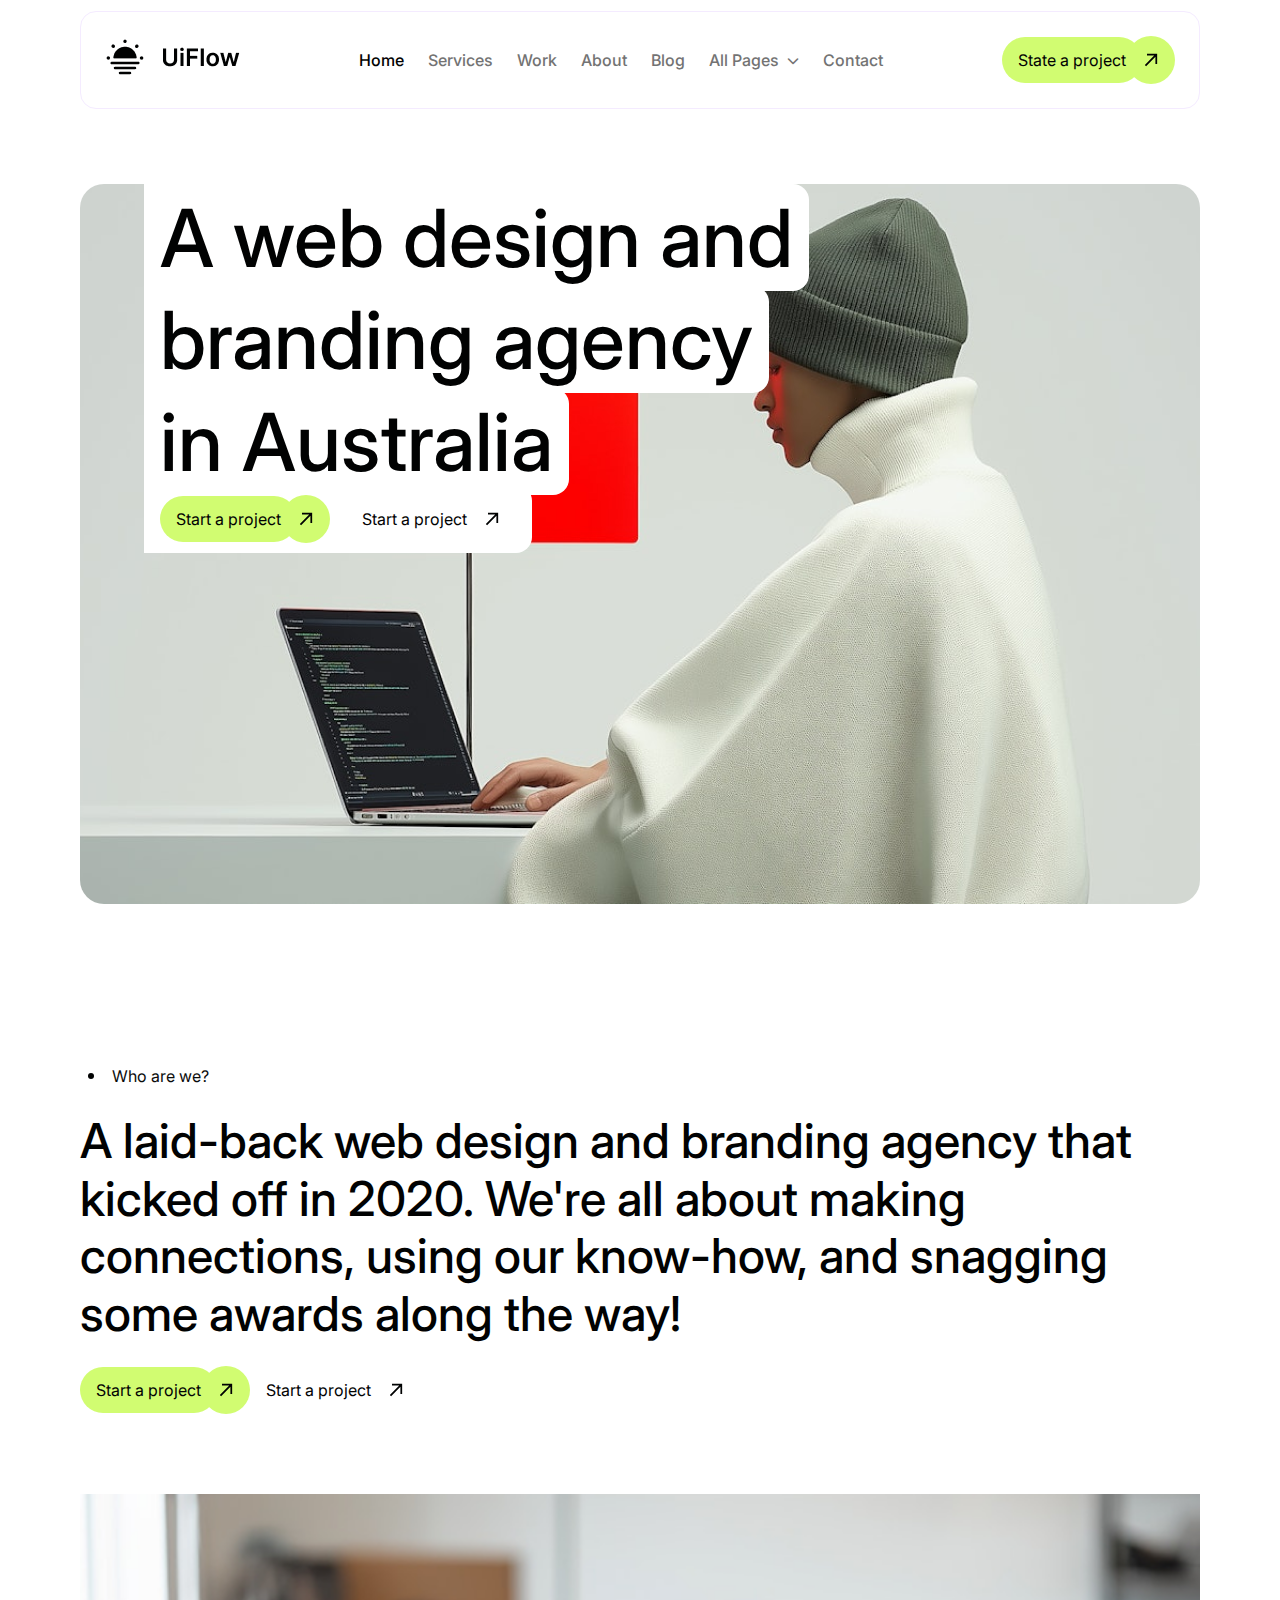
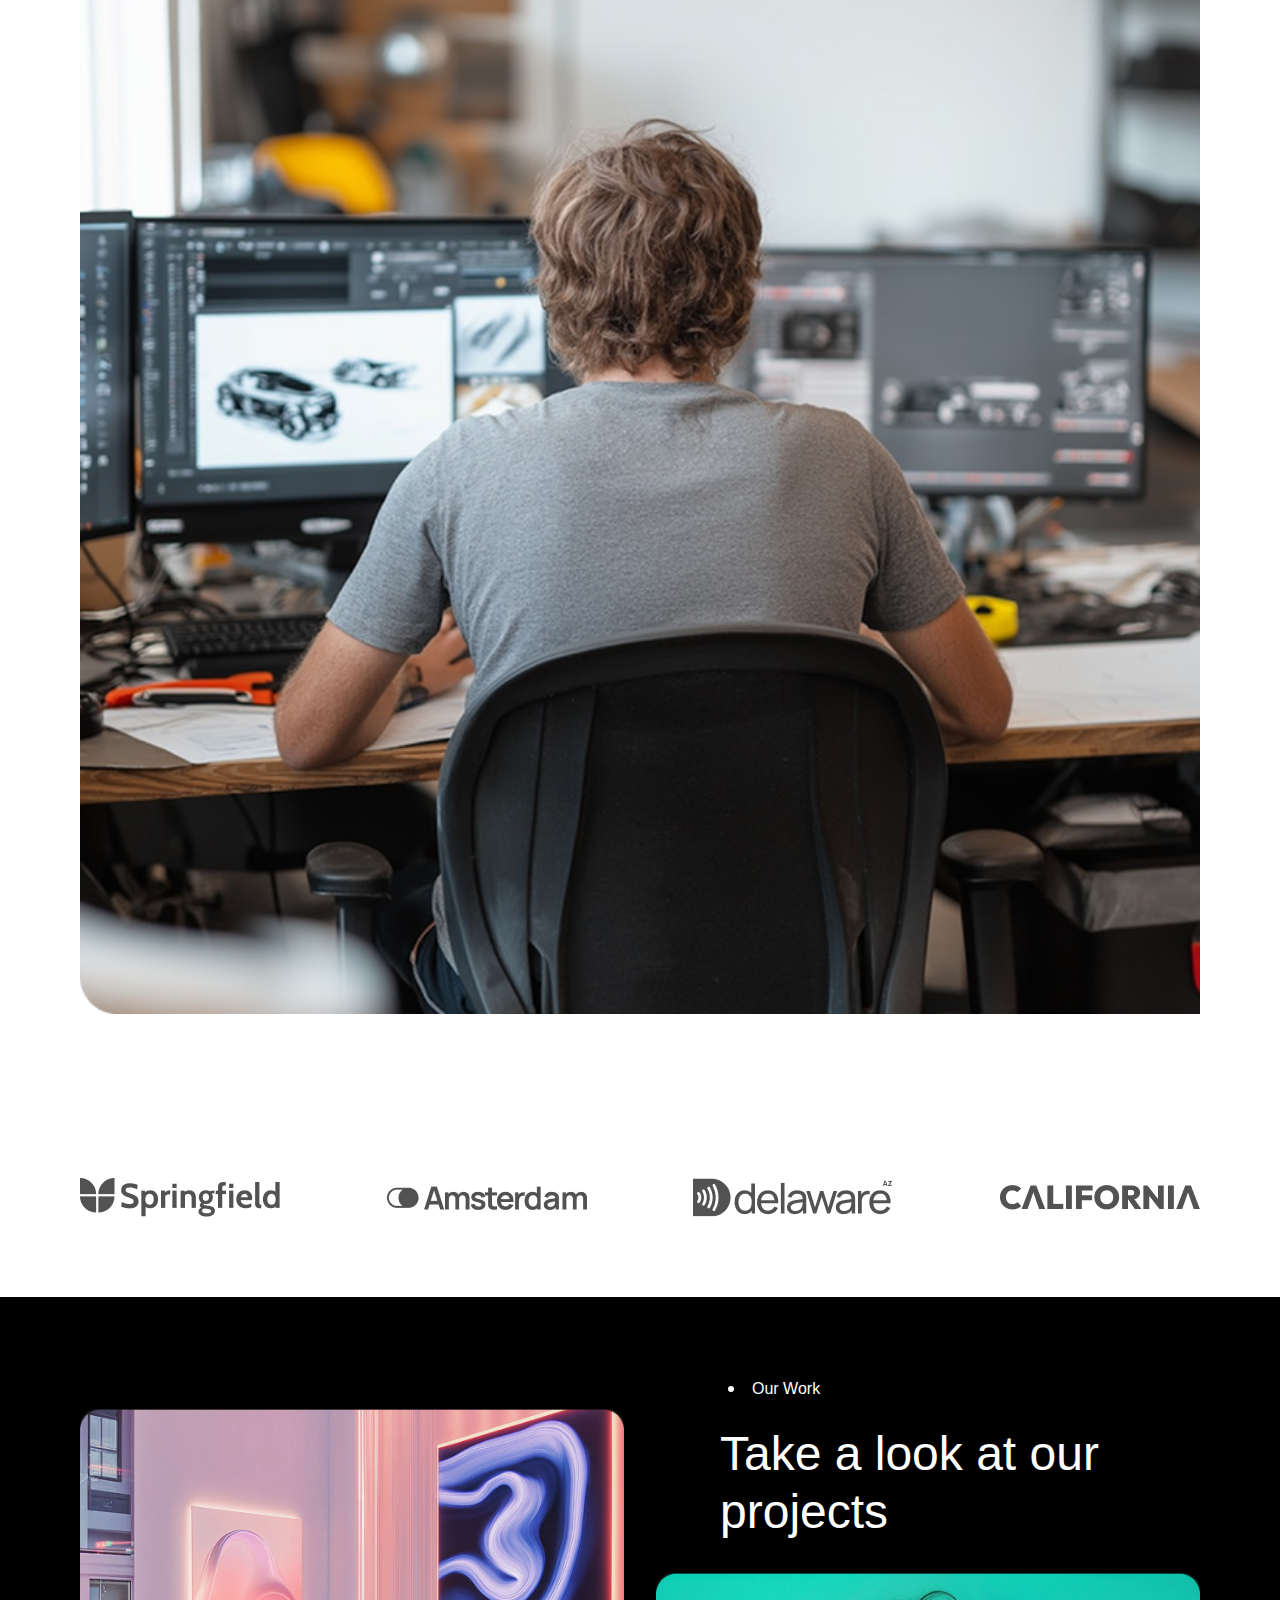
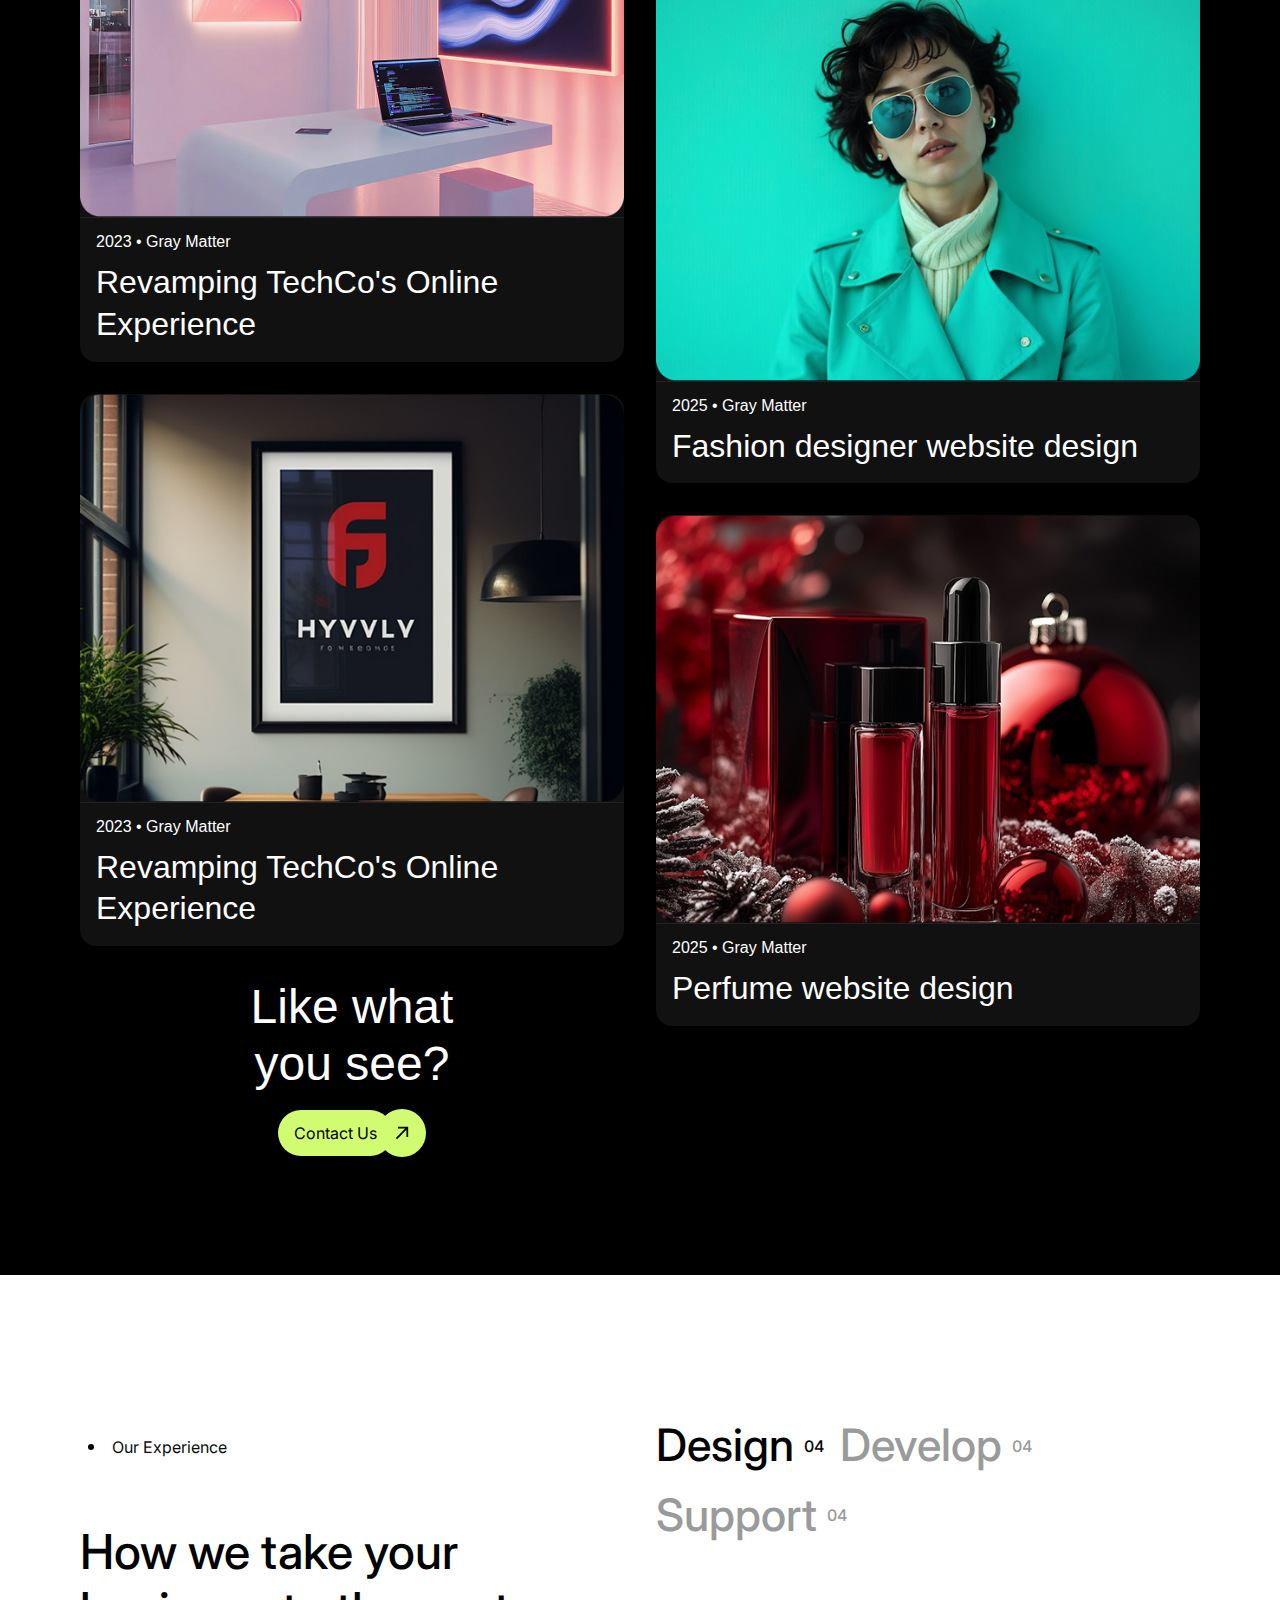
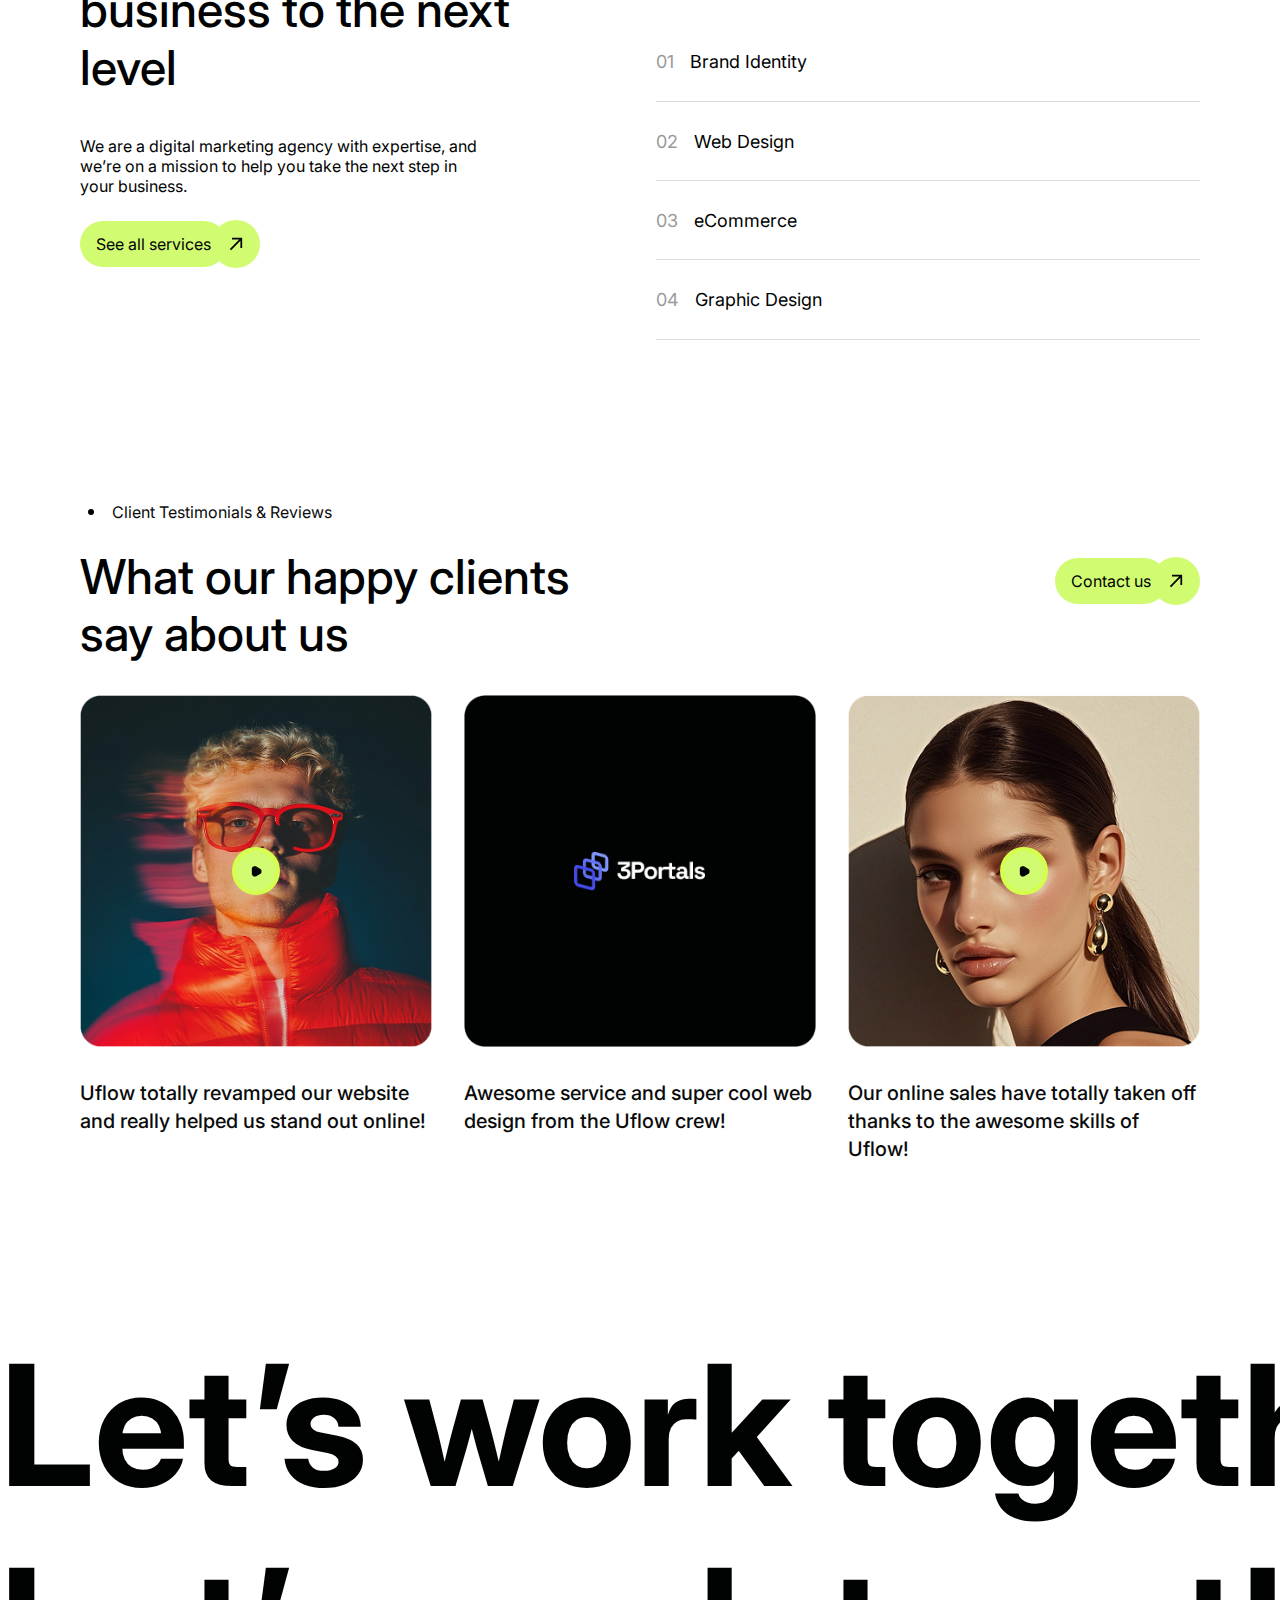
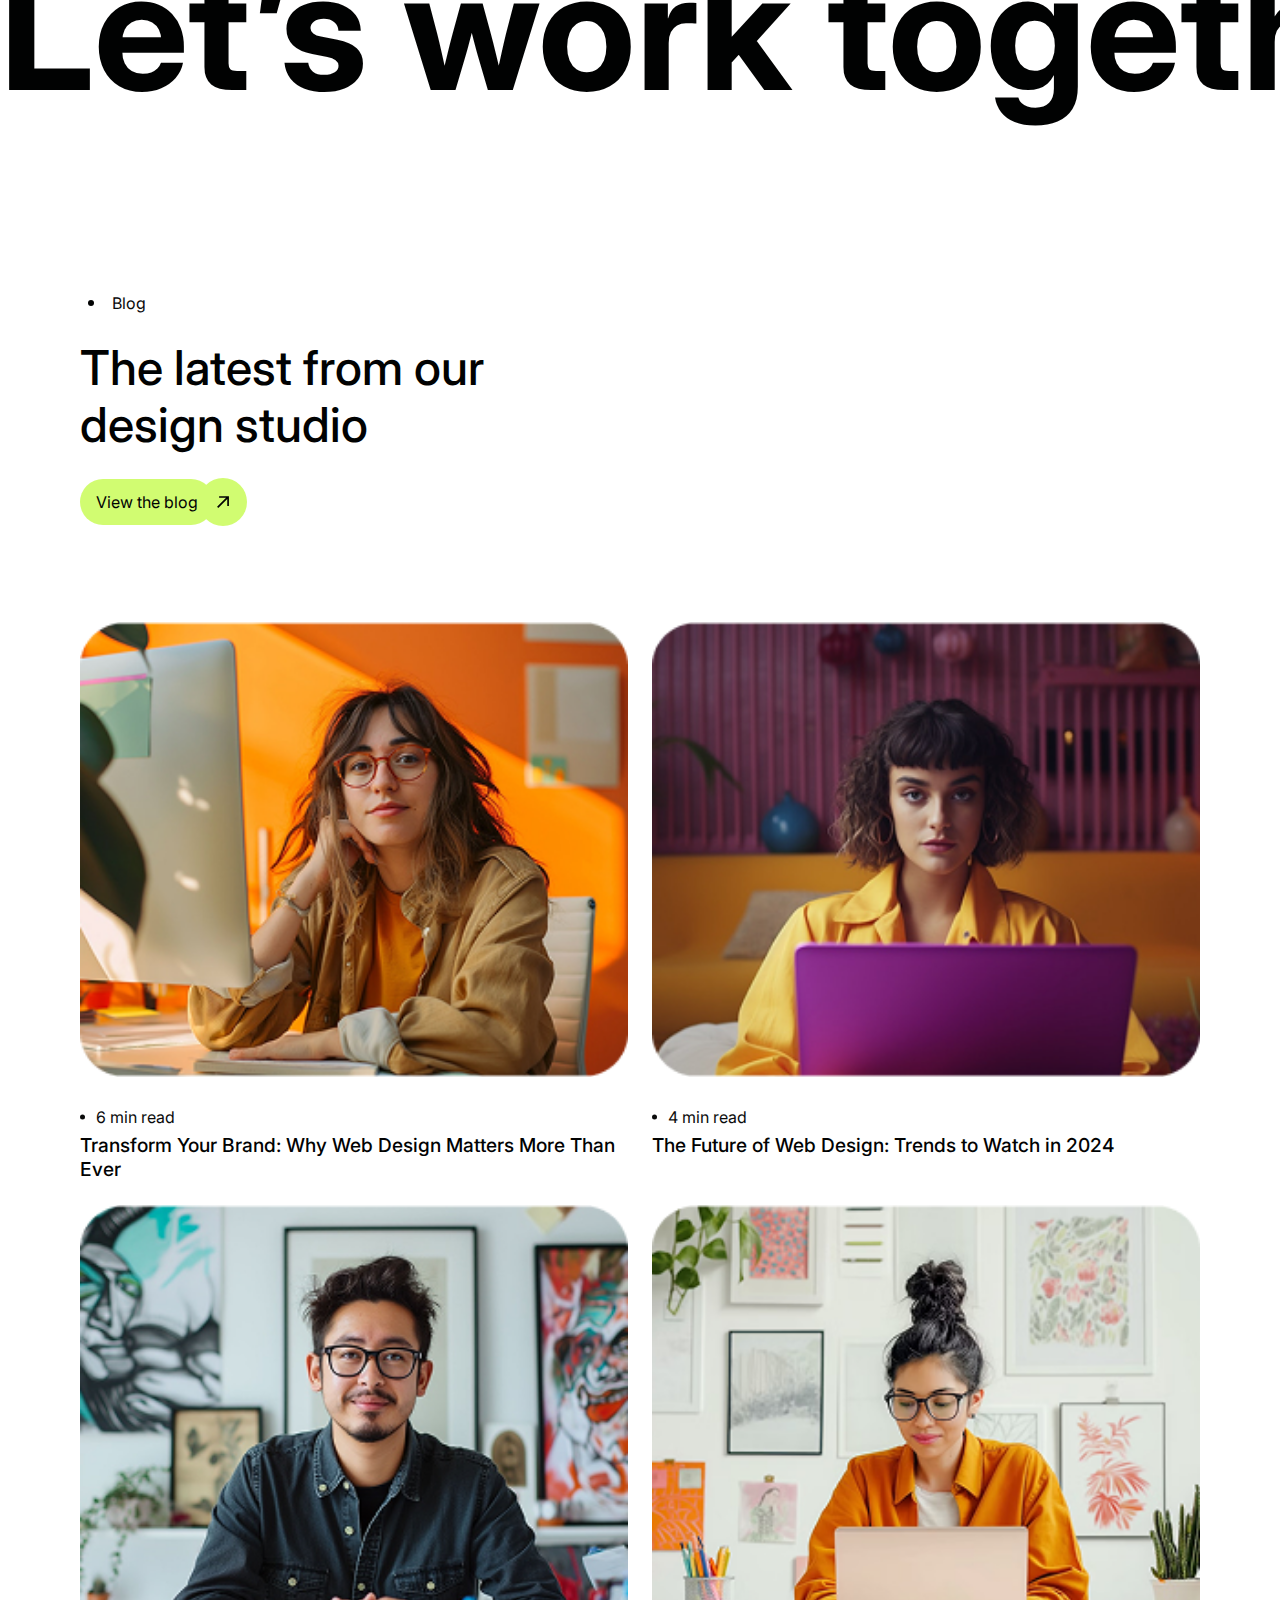
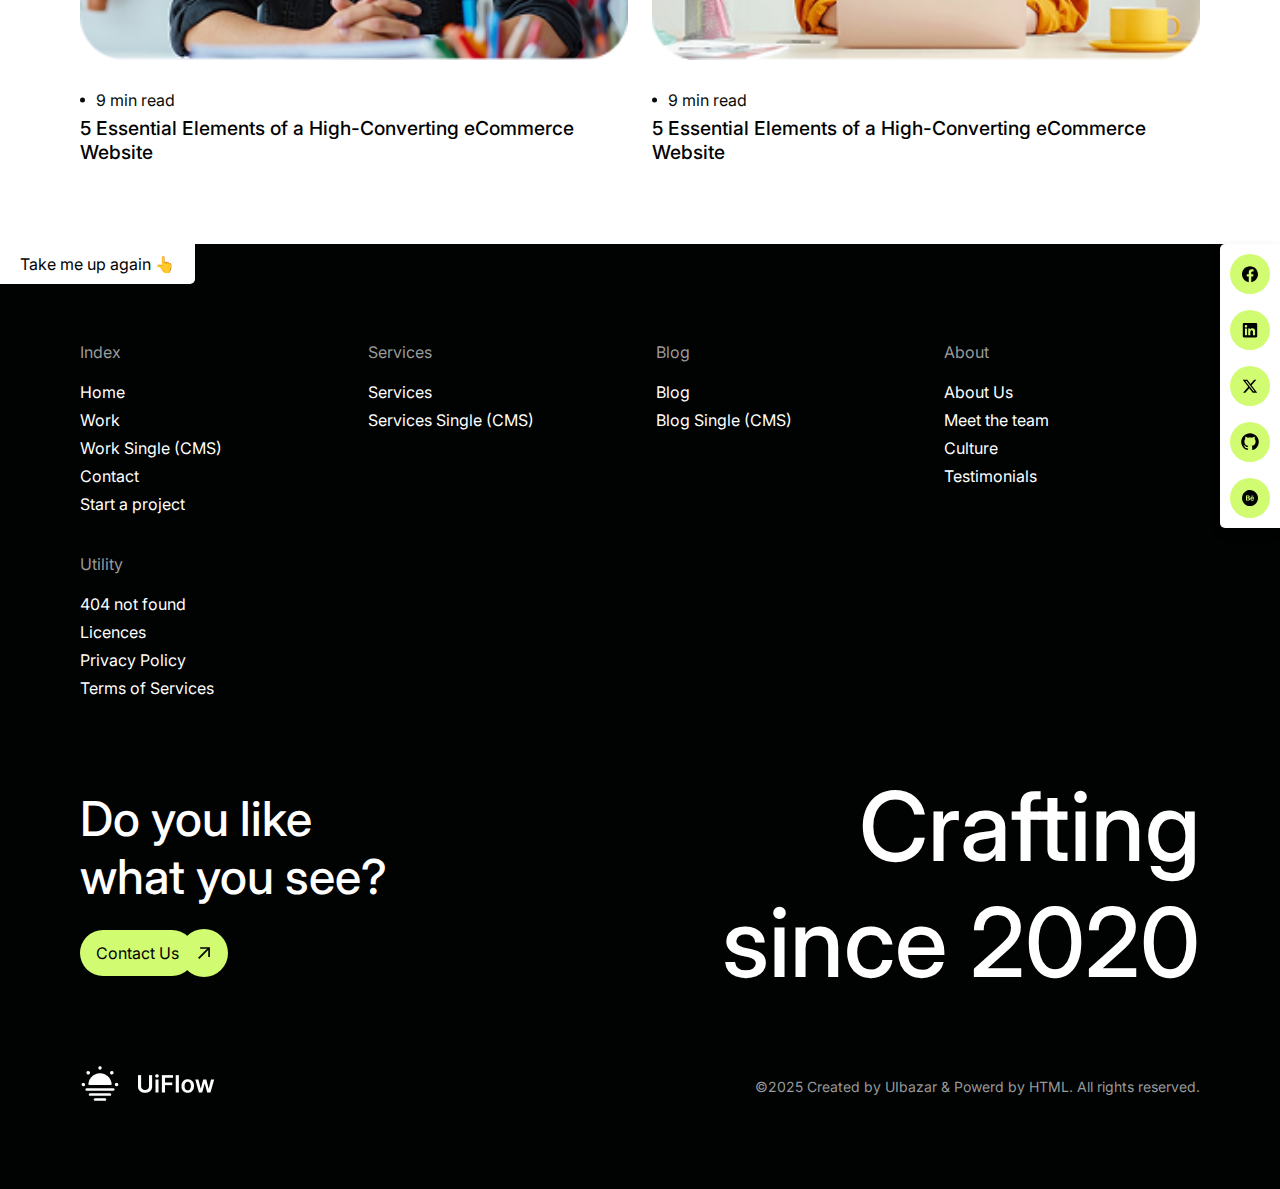
<file: index.html>
<!DOCTYPE html>
<html lang="en">
<head>
    <meta charset="UTF-8">
    <meta name="viewport" content="width=device-width, initial-scale=1.0">
    <title>UiFlow - Saas Html Template</title>
    <link rel="shortcut icon" href="favicon.ico" type="image/x-icon">
    <!-- Fontawesome CSS -->
    <link rel="stylesheet" href="./css/all.min.css">
    <!-- Swiper Js CSS -->
     <link rel="stylesheet" href="https://cdn.jsdelivr.net/npm/swiper/swiper-bundle.min.css" />
    <!-- Custom Theme CSS -->
    <link rel="stylesheet" href="./css/animation.css">
    <link rel="stylesheet" href="./css/style.css">
</head>
<body>

  <!-- Start of the Header Area -->
  <header id="header" class="header">
      <div class="header__container container">
        <nav class="header__navigation">
          <div class="header__branding">
            <a href="index.html" class="header__logo">
              <img src="./img/Logo-black.png" alt="Website Logo">
            </a>
          </div>
          <div class="header__menu">
            <ul class="menu">
              <li class="menu__item"><a href="index.html" class="menu__link">Home</a></li>
              <li class="menu__item"><a href="services.html" class="menu__link">Services</a></li>
              <li class="menu__item"><a href="work.html" class="menu__link">Work</a></li>
              <li class="menu__item"><a href="about.html" class="menu__link">About</a></li>
              <li class="menu__item"><a href="blog.html" class="menu__link">Blog</a></li>
              <li class="menu__item menu__item--has-dropdown">
                <a href="#" class="menu__link" aria-haspopup="true" aria-expanded="false">All Pages</a>
                <ul class="menu__submenu">
                  <li class="menu__item"><a href="index.html" class="menu__link">Home</a></li>
                  <li class="menu__item"><a href="about.html" class="menu__link">About</a></li>
                  <li class="menu__item"><a href="blog.html" class="menu__link">Blog</a></li>
                  <li class="menu__item"><a href="blog-single.html" class="menu__link">Blog Details</a></li>
                  <li class="menu__item"><a href="services.html" class="menu__link">Services</a></li>
                  <li class="menu__item"><a href="services-single.html" class="menu__link">Services Details</a></li>
                  <li class="menu__item"><a href="work.html" class="menu__link">Work</a></li>
                  <li class="menu__item"><a href="work-single.html" class="menu__link">Work Details</a></li>
                  <li class="menu__item"><a href="Contact.html" class="menu__link">Contact</a></li>
                  <li class="menu__item"><a href="404.html" class="menu__link">404</a></li>
                </ul>
              </li>
              <li class="menu__item"><a href="contact.html" class="menu__link">Contact</a></li> 
            </ul>
          </div>
          <div class="header__actions">
            <div class="btn-wrapper header__btn-wrapper">
            <a href="#" class="btn btn--primary">
              <span>State a project</span>
              <svg xmlns="http://www.w3.org/2000/svg" width="32" height="32" viewBox="0 0 26 26" fill="none">
                <path d="M9.01828 18L8 16.9831L15.5718 9.40808L9.72324 9.40808L9.73629 8L18 8L18 16.266L16.577 16.266L16.5901 10.425L9.01828 18Z" fill="#010202"/>
              </svg>
            </a>
          </div>
            <button class="header__menu-toggle" aria-label="Toggle Menu">☰</button>
          </div>
        </nav>
      </div>
  </header>
  <!-- End of the Header Area -->
    
  <!-- Mobile start navigation -->
  <div id="mobile-nav" class="mobile-nav">
      <div class="mobile-nav__header">
          <div class="mobile-nav__branding">
              <a href="index.html">
                  <img src="./img/Logo-black.png" alt="Mobile Logo" class="mobile-nav__logo">
              </a>
          </div>
          <button class="mobile-nav__close-btn" aria-label="Close Menu">×</button>
      </div>
      <ul class="mobile-nav__menu">
          <li class="mobile-nav__item"><a href="index.html" class="mobile-nav__link">Home</a></li>
          <li class="mobile-nav__item"><a href="./services.html" class="mobile-nav__link">Services</a></li>
          <li class="mobile-nav__item"><a href="./work.html" class="mobile-nav__link">Work</a></li>
          <li class="mobile-nav__item"><a href="./about.html" class="mobile-nav__link">About</a></li>
          <li class="mobile-nav__item"><a href="./blog.html" class="mobile-nav__link">Blog</a></li>
          <li class="mobile-nav__item mobile-nav__item--has-dropdown">
              <a href="#" class="mobile-nav__link" aria-haspopup="true" aria-expanded="false">All Pages</a>
              <ul class="mobile-nav__list">
                  <li class="mobile-nav__item"><a href="./index.html" class="mobile-nav__link">Home</a></li>
                  <li class="mobile-nav__item"><a href="./about.html" class="mobile-nav__link">About</a></li>
                  <li class="mobile-nav__item"><a href="./blog.html" class="mobile-nav__link">Blog</a></li>
                  <li class="mobile-nav__item"><a href="./blog-single.html" class="mobile-nav__link">Blog Details</a></li>
                  <li class="mobile-nav__item"><a href="services.html" class="mobile-nav__link">Services</a></li>
                  <li class="mobile-nav__item"><a href="services-single.html" class="mobile-nav__link">Services Details</a></li>
                  <li class="mobile-nav__item"><a href="work.html" class="mobile-nav__link">Work</a></li>
                  <li class="mobile-nav__item"><a href="work-single.html" class="mobile-nav__link">Work Details</a></li>
                  <li class="mobile-nav__item"><a href="contact.html" class="mobile-nav__link">Contact</a></li>
                  <li class="mobile-nav__item"><a href="404.html" class="mobile-nav__link">404</a></li>
              </ul>
          </li>
          <li class="mobile-nav__item"><a href="contact.html" class="mobile-nav__link">Contact</a></li>
      </ul>
      <div class="mobile-nav__actions">
        <div class="btn-wrapper mobile-nav__btn-wrapper">
            <a href="#" class="btn btn--primary">
              <span>State a project</span>
              <svg xmlns="http://www.w3.org/2000/svg" width="32" height="32" viewBox="0 0 26 26" fill="none">
                <path d="M9.01828 18L8 16.9831L15.5718 9.40808L9.72324 9.40808L9.73629 8L18 8L18 16.266L16.577 16.266L16.5901 10.425L9.01828 18Z" fill="#010202"/>
              </svg>
            </a>
          </div>
      </div>
  </div>
  <!-- Mobile end navigation -->

  <!-- Start Hero Here -->
  <section class="hero">
    <div class="hero__container container">
      <div class="hero__content" data-bg-img="./img/hero-1.png">
        <h1 class="hero__title">
          <span>A web design and</span> 
          <span>branding agency</span>
          <span>in Australia</span>
        </h1>
        <div class="hero__action">
          <div class="hero__btn-wrapper">
            <a href="#" class="btn btn--primary">
              <span>Start a project</span>
              <svg xmlns="http://www.w3.org/2000/svg" width="32" height="32" viewBox="0 0 26 26" fill="none">
                <path d="M9.01828 18L8 16.9831L15.5718 9.40808L9.72324 9.40808L9.73629 8L18 8L18 16.266L16.577 16.266L16.5901 10.425L9.01828 18Z" fill="#010202"/>
              </svg>
            </a>
          </div>
          <div class="hero__btn-wrapper">
            <a href="#" class="btn btn--secondary">
              <span>Start a project</span>
              <svg xmlns="http://www.w3.org/2000/svg" width="32" height="32" viewBox="0 0 26 26" fill="none">
                <path d="M9.01828 18L8 16.9831L15.5718 9.40808L9.72324 9.40808L9.73629 8L18 8L18 16.266L16.577 16.266L16.5901 10.425L9.01828 18Z" fill="#010202"/>
              </svg>
            </a>
          </div>
        </div>
      </div>
    </div>
  </section>
  <!-- End Hero Here -->

  <!-- About Start Here -->
  <section class="about">
    <div class="about__container container">
      <div class="about__content-area">
        <div class="about__title-wrapper">
          <span class="subtitle about__subtitle">Who are we?</span>
          <h2 class="about__heading">
            A laid-back web design and branding agency that kicked off in 2020.
            We're all about making connections, using our know-how, and snagging some awards along the way!
          </h2>

          <div class="about__action">
            <div class="btn-wrapper about__btn-wrapper">
              <a href="#" class="btn btn--primary">
                <span>Start a project</span>
                <svg xmlns="http://www.w3.org/2000/svg" width="32" height="32" viewBox="0 0 26 26" fill="none">
                  <path d="M9.01828 18L8 16.9831L15.5718 9.40808L9.72324 9.40808L9.73629 8L18 8L18 16.266L16.577 16.266L16.5901 10.425L9.01828 18Z" fill="#010202"/>
                </svg>
              </a>
            </div>

            <div class="btn-wrapper about__btn-wrapper">
              <a href="#" class="btn btn--secondary">
                <span>Start a project</span>
                <svg xmlns="http://www.w3.org/2000/svg" width="32" height="32" viewBox="0 0 26 26" fill="none">
                  <path d="M9.01828 18L8 16.9831L15.5718 9.40808L9.72324 9.40808L9.73629 8L18 8L18 16.266L16.577 16.266L16.5901 10.425L9.01828 18Z" fill="#010202"/>
                </svg>
              </a>
            </div>
          </div>
        </div>

        <div class="about__image">
          <img src="./img/about.png" alt="About us image">
        </div>
      </div>
    </div>
  </section>
  <!-- About End Here -->

  <!-- Brand Logo Start Here -->
  <div class="brand">
    <div class="container brand__container">
      <div class="brand__logos">
        <img src="./img/brand-logo-1.png" alt="Brand Logo" >
        <img src="./img/brand-logo-2.png" alt="Brand Logo" >
        <img src="./img/brand-logo-3.png" alt="Brand Logo" >
        <img src="./img/brand-logo-4.png" alt="Brand Logo" >
      </div>
    </div>
  </div>
  <!-- Brand Logo End Here -->

  <!-- Project Start Here -->
  <section class="projects">
    <div class="container">
      <div class="projects__grid">
        <article class="projects__item">
          <img src="./img/project-1.png" alt="TechCo Project" class="projects__image" >
          <p class="projects__meta">2023 • Gray Matter</p>
          <h3 class="projects__name">Revamping TechCo's Online Experience</h3>
        </article>
        <article class="projects__item">
          <img src="./img/project-2.png" alt="HYVVLV Project" class="projects__image" >
          <p class="projects__meta">2023 • Gray Matter</p>
          <h3 class="projects__name">Revamping TechCo's Online Experience</h3>
        </article>
        <div class="projects__cta">
          <h3 class="projects__cta-text">Like what you see?</h3>
          <div class="btn-wrapper projects__btn-wrapper">
            <a href="#" class="btn btn--primary">
              <span>Contact Us</span>
              <svg xmlns="http://www.w3.org/2000/svg" width="32" height="32" viewBox="0 0 26 26" fill="none">
                <path d="M9.01828 18L8 16.9831L15.5718 9.40808L9.72324 9.40808L9.73629 8L18 8L18 16.266L16.577 16.266L16.5901 10.425L9.01828 18Z" fill="#010202"/>
              </svg>
            </a>
          </div>
        </div>
          <div class="projects__intro">
          <span class="subtitle projects__subtitle">Our Work</span>
          <h2 class="projects__title">Take a look at our projects</h2>
        </div>
        <article class="projects__item">
          <img src="./img/project-3.png" alt="Fashion Designer" class="projects__image" >
          <p class="projects__meta">2025 • Gray Matter</p>
          <h3 class="projects__name">Fashion designer website design</h3>
        </article>
        <article class="projects__item">
          <img src="./img/project-4.png" alt="Perfume Design" class="projects__image" >
          <p class="projects__meta">2025 • Gray Matter</p>
          <h3 class="projects__name">Perfume website design</h3>
        </article>
      </div>
    </div>
  </section>
  <!-- Project End Here -->

  <!-- Experience Start Here -->
  <section class="experience">
    <div class="container experience__container">
      <div class="experience__grid">
        <!-- Left Column -->
        <div class="experience__left">
          <span class="subtitle experience__subtitle">Our Experience</span>
          <h2 class="title experience__title">How we take your<br>business to the next level</h2>
          <p class="experience__description">
            We are a digital marketing agency with expertise, and we’re on a mission to help you take the next step in your business.
          </p>
          <div class="btn-wrapper experience__btn-wrapper">
              <a href="#" class="btn btn--primary">
                <span>See all services</span>
                <svg xmlns="http://www.w3.org/2000/svg" width="32" height="32" viewBox="0 0 26 26" fill="none">
                  <path d="M9.01828 18L8 16.9831L15.5718 9.40808L9.72324 9.40808L9.73629 8L18 8L18 16.266L16.577 16.266L16.5901 10.425L9.01828 18Z" fill="#010202"/>
                </svg>
              </a>
            </div>
        </div>

        <!-- Right Column -->
        <div class="experience__right">
          <div class="experience__tabs">
            <span class="experience__tab experience__tab--active">Design <sup>04</sup></span>
            <span class="experience__tab experience__tab--inactive">Develop <sup>04</sup></span>
            <span class="experience__tab experience__tab--inactive">Support <sup>04</sup></span>
          </div>
            <ul class="experience__services">
            <li class="experience__service">
              <span>01</span>
                Brand Identity
              <svg xmlns="http://www.w3.org/2000/svg" width="40" height="40" viewBox="0 0 26 26" fill="none">
                <path d="M9.01828 18L8 16.9831L15.5718 9.40808L9.72324 9.40808L9.73629 8L18 8L18 16.266L16.577 16.266L16.5901 10.425L9.01828 18Z" fill="#010202"/>
              </svg>
              </li>
            <li class="experience__service">
              <span>02</span>
                Web Design
              <svg xmlns="http://www.w3.org/2000/svg" width="40" height="40" viewBox="0 0 26 26" fill="none">
                <path d="M9.01828 18L8 16.9831L15.5718 9.40808L9.72324 9.40808L9.73629 8L18 8L18 16.266L16.577 16.266L16.5901 10.425L9.01828 18Z" fill="#010202"/>
              </svg>
              </li>
            <li class="experience__service">
              <span>03</span>
                eCommerce
              <svg xmlns="http://www.w3.org/2000/svg" width="40" height="40" viewBox="0 0 26 26" fill="none">
                <path d="M9.01828 18L8 16.9831L15.5718 9.40808L9.72324 9.40808L9.73629 8L18 8L18 16.266L16.577 16.266L16.5901 10.425L9.01828 18Z" fill="#010202"/>
              </svg>
              </li>
            <li class="experience__service">
              <span>04</span>
                Graphic Design
              <svg xmlns="http://www.w3.org/2000/svg" width="40" height="40" viewBox="0 0 26 26" fill="none">
                <path d="M9.01828 18L8 16.9831L15.5718 9.40808L9.72324 9.40808L9.73629 8L18 8L18 16.266L16.577 16.266L16.5901 10.425L9.01828 18Z" fill="#010202"/>
              </svg>
              </li>
          </ul>
        </div>
      </div>
    </div>
  </section>
  <!-- Experience End Here -->

  <!-- Testimonials Start Here -->
  <section class="testimonials">
    <div class="container">
        <div class="testimonials__header">
        <div class="testimonials__title-wrapper">
          <p class="subtitle testimonials__label">Client Testimonials & Reviews</p>
          <h2 class="title testimonials__title">What our happy clients say about us</h2>
        </div>
        <div class="btn-wrapper testimonials__cta">
          <a href="#" class="btn btn--primary">
            <span>Contact us</span>
            <svg xmlns="http://www.w3.org/2000/svg" width="32" height="32" viewBox="0 0 26 26" fill="none">
              <path d="M9.01828 18L8 16.9831L15.5718 9.40808L9.72324 9.40808L9.73629 8L18 8L18 16.266L16.577 16.266L16.5901 10.425L9.01828 18Z" fill="#010202"/>
            </svg>
          </a>
        </div>
      </div>

      <div class="testimonials__list">
        <!-- Testimonial Item 1 -->
        <div class="testimonial-card">
          <div class="testimonial-card__image-wrapper">
            <img src="./img/testimonial-1.png" alt="Client photo" class="testimonial-card__image" >
            <button class="testimonial-card__play">
              <svg xmlns="http://www.w3.org/2000/svg" width="100" height="100" viewBox="0 0 69 69" fill="none">
                <path d="M34.4151 62.8776C50.0665 62.8776 62.7485 50.1928 62.7485 34.5443C62.7485 18.8958 50.0665 6.21094 34.4151 6.21094C18.7695 6.21094 6.08179 18.8958 6.08179 34.5443C6.08179 50.1928 18.7695 62.8776 34.4151 62.8776Z" fill="#D1FC71"/>
                <path d="M40.3707 31.2773L34.9578 28.1364C33.614 27.3465 31.9901 27.3465 30.6462 28.1364C29.3024 28.9263 28.4998 30.3181 28.4998 31.8979V38.1985C28.4998 39.7595 29.3024 41.1701 30.6462 41.96C31.2979 42.3425 32.0386 42.5439 32.7927 42.5439C33.5469 42.5439 34.2875 42.3425 34.9392 41.96L40.352 38.8191C41.6959 38.0292 42.4985 36.6374 42.4985 35.0576C42.5358 33.4778 41.7332 32.0672 40.3707 31.2773Z" fill="#010202"/>
              </svg>
            </button>
          </div>
          <p class="testimonial-card__text">
            Uflow totally revamped our website and really helped us stand out online!
          </p>
        </div>

        <!-- Testimonial Item 2 -->
        <div class="testimonial-card">
          <div class="testimonial-card__image-wrapper">
            <img src="./img/testimonial-2.png" alt="Client photo" class="testimonial-card__image" >
          </div>
          <p class="testimonial-card__text">
            Awesome service and super cool web design from the Uflow crew!
          </p>
        </div>

        <!-- Testimonial Item 3 -->
        <div class="testimonial-card">
          <div class="testimonial-card__image-wrapper">
            <img src="./img/testimonial-3.png" alt="Client photo" class="testimonial-card__image" >
            <button class="testimonial-card__play">
              <svg xmlns="http://www.w3.org/2000/svg" width="100" height="100" viewBox="0 0 69 69" fill="none">
                <path d="M34.4151 62.8776C50.0665 62.8776 62.7485 50.1928 62.7485 34.5443C62.7485 18.8958 50.0665 6.21094 34.4151 6.21094C18.7695 6.21094 6.08179 18.8958 6.08179 34.5443C6.08179 50.1928 18.7695 62.8776 34.4151 62.8776Z" fill="#D1FC71"/>
                <path d="M40.3707 31.2773L34.9578 28.1364C33.614 27.3465 31.9901 27.3465 30.6462 28.1364C29.3024 28.9263 28.4998 30.3181 28.4998 31.8979V38.1985C28.4998 39.7595 29.3024 41.1701 30.6462 41.96C31.2979 42.3425 32.0386 42.5439 32.7927 42.5439C33.5469 42.5439 34.2875 42.3425 34.9392 41.96L40.352 38.8191C41.6959 38.0292 42.4985 36.6374 42.4985 35.0576C42.5358 33.4778 41.7332 32.0672 40.3707 31.2773Z" fill="#010202"/>
              </svg>
            </button>
          </div>
          <p class="testimonial-card__text">
            Our online sales have totally taken off thanks to the awesome skills of Uflow!
          </p>
        </div>
      </div>
    </div>
  </section>
  <!-- Testimonials End Here -->

  <!-- Marquee Text Start Here -->
  <section class="marquee">
    <div class="container marquee__container">
      <div class="marquee__wrapper marquee__wrapper--rtl">
        <div class="marquee__item">
          <h2>Let’s work together. Let’s work together. </h2>
        </div>
        <div class="marquee__item">
          <h2>Let’s work together. Let’s work together. </h2>
        </div>
      </div>

      <div class="marquee__wrapper marquee__wrapper--ltr">
        <div class="marquee__item">
          <h2>Let’s work together. Let’s work together. </h2>
        </div>
        <div class="marquee__item">
          <h2>Let’s work together. Let’s work together. </h2>
        </div>
      </div>
    </div>
  </section>
  <!-- Marquee Text End Here -->

  <!-- Blog Start Here -->
  <section class="blog">
    <div class="container blog__container">
      <div class="blog__grid-area">
        <div class="blog__title-wrap">
        <span class="subtitle blog__subtitle">Blog</span>
        <h3 class="title blog__heading">The latest from our design studio</h3>
          <div class="btn-wrapper blog__btn-wrapper">
            <a href="#" class="btn btn--primary">
              <span>View the blog</span>
              <svg xmlns="http://www.w3.org/2000/svg" width="32" height="32" viewBox="0 0 26 27" fill="none">
                <path d="M9.01828 18.5439L8 17.527L15.5718 9.95203L9.72324 9.95203L9.73629 8.54395L18 8.54395L18 16.8099L16.577 16.8099L16.5901 10.969L9.01828 18.5439Z" fill="#010202"/>
              </svg>
            </a>
          </div>
      </div>
      <div class="blog__items">
        <article class="blog__item">
          <div class="blog__thumb">
            <a href="blog-details" class="blog__thumb-link">
              <img src="./img/blog-1.png" alt="" >
            </a>
          </div>
          <span class="blog__meta">6 min read</span>
          <a href="blog-details" class="blog__title-link">
            <h3 class="blog__title">Transform Your Brand: Why Web Design Matters More Than Ever</h3>
          </a>
        </article>

        <article class="blog__item">
          <div class="blog__thumb">
            <a href="blog-details" class="blog__thumb-link">
              <img src="./img/blog-2.png" alt="" >
            </a>
          </div>
          <span class="blog__meta">4 min read</span>
          <a href="blog-details" class="blog__title-link">
            <h3 class="blog__title">The Future of Web Design: Trends to Watch in 2024</h3>
          </a>
        </article>

        <article class="blog__item">
          <div class="blog__thumb">
            <a href="blog-details" class="blog__thumb-link">
              <img src="./img/blog-3.png" alt="" >
            </a>
          </div>
          <span class="blog__meta">9 min read</span>
          <a href="blog-details" class="blog__title-link">
            <h3 class="blog__title">5 Essential Elements of a High-Converting eCommerce Website</h3>
          </a>
        </article>

        <article class="blog__item">
          <div class="blog__thumb">
            <a href="blog-details" class="blog__thumb-link">
              <img src="./img/blog-4.png" alt="" >
            </a>
          </div>
          <span class="blog__meta">9 min read</span>
          <a href="blog-details" class="blog__title-link">
            <h3 class="blog__title">5 Essential Elements of a High-Converting eCommerce Website</h3>
          </a>
        </article>
      </div>
      </div>
    </div>
  </section>
  <!-- Blog End Here -->

  <!-- Footer Start Here -->
  <footer class="footer">
    <div class="container footer__container">

      <div class="footer__top">
        <div class="footer__nav">
          <h3 class="footer__nav-title">Index</h3>
          <ul class="footer__nav-list">
            <li class="footer__nav-item"><a class="footer__nav-link" href="">Home</a></li>
            <li class="footer__nav-item"><a class="footer__nav-link" href="">Work</a></li>
            <li class="footer__nav-item"><a class="footer__nav-link" href="">Work Single (CMS)</a></li>
            <li class="footer__nav-item"><a class="footer__nav-link" href="">Contact</a></li>
            <li class="footer__nav-item"><a class="footer__nav-link" href="">Start a project</a></li>
          </ul>
        </div>
        <div class="footer__nav">
          <h3 class="footer__nav-title">Services</h3>
          <ul class="footer__nav-list">
            <li class="footer__nav-item"><a class="footer__nav-link" href="">Services</a></li>
            <li class="footer__nav-item"><a class="footer__nav-link" href="">Services Single (CMS)</a></li>
          </ul>
        </div>
        <div class="footer__nav">
          <h3 class="footer__nav-title">Blog </h3>
          <ul class="footer__nav-list">
            <li class="footer__nav-item"><a class="footer__nav-link" href="">Blog </a></li>
            <li class="footer__nav-item"><a class="footer__nav-link" href="">Blog Single (CMS)</a></li>
          </ul>
        </div>
        <div class="footer__nav">
          <h3 class="footer__nav-title">About </h3>
          <ul class="footer__nav-list">
            <li class="footer__nav-item"><a class="footer__nav-link" href="">About Us </a></li>
            <li class="footer__nav-item"><a class="footer__nav-link" href="">Meet the team</a></li>
            <li class="footer__nav-item"><a class="footer__nav-link" href="">Culture</a></li>
            <li class="footer__nav-item"><a class="footer__nav-link" href="">Testimonials</a></li>
          </ul>
        </div>
        <div class="footer__nav">
          <h3 class="footer__nav-title">Utility</h3>
          <ul class="footer__nav-list">
            <li class="footer__nav-item"><a class="footer__nav-link" href="">404 not found</a></li>
            <li class="footer__nav-item"><a class="footer__nav-link" href="">Licences</a></li>
            <li class="footer__nav-item"><a class="footer__nav-link" href="">Privacy Policy</a></li>
            <li class="footer__nav-item"><a class="footer__nav-link" href="">Terms of Services</a></li>
          </ul>
        </div>
      </div>

      <div class="footer__middle">
        <div class="footer__cta">
          <h3 class="footer__cta-text">Do you like what you see?</h3>
          <div class="btn-wrapper footer__btn-wrapper">
            <a href="#" class="btn btn--primary">
              <span>Contact Us</span>
              <svg xmlns="http://www.w3.org/2000/svg" width="32" height="32" viewBox="0 0 26 27" fill="none">
                <path d="M9.01828 18.5439L8 17.527L15.5718 9.95203L9.72324 9.95203L9.73629 8.54395L18 8.54395L18 16.8099L16.577 16.8099L16.5901 10.969L9.01828 18.5439Z" fill="#010202"/>
              </svg>
            </a>
          </div>
        </div>
        <div class="footer__heading">
          <h3>Crafting since 2020</h3>
        </div>
      </div>

      <div class="footer__bottom">
        <div class="footer__logo">
          <img src="./img/logo-white.png" alt="Logo" >
        </div>
        <div class="footer__copyright">
          <p>&copy;2025 Created by UIbazar & Powerd by HTML.  All rights reserved.</p>
        </div>
      </div>

      <!-- Back to Top -->
      <div class="footer__back-top">
        <a class="footer__back-top-link" href="">Take me up again 👆</a>
      </div>

      <!-- Social Link -->
      <div class="footer__social-links">
        <a href="#" class="footer__social-link">
          <svg xmlns="http://www.w3.org/2000/svg" width="24" height="25" viewBox="0 0 24 25" fill="none">
            <path d="M22 12.8463C22 7.28967 17.5229 2.78516 12 2.78516C6.47715 2.78516 2 7.28967 2 12.8463C2 17.868 5.65684 22.0304 10.4375 22.7852V15.7546H7.89844V12.8463H10.4375V10.6297C10.4375 8.10812 11.9305 6.71528 14.2146 6.71528C15.3088 6.71528 16.4531 6.91179 16.4531 6.91179V9.38777H15.1922C13.95 9.38777 13.5625 10.1634 13.5625 10.9591V12.8463H16.3359L15.8926 15.7546H13.5625V22.7852C18.3432 22.0304 22 17.8682 22 12.8463Z" fill="#010202"/>
          </svg>
        </a>
        <a href="#" class="footer__social-link">
          <svg xmlns="http://www.w3.org/2000/svg" width="24" height="25" viewBox="0 0 24 25" fill="none">
            <path fill-rule="evenodd" clip-rule="evenodd" d="M4.5 3.78516C3.67157 3.78516 3 4.45673 3 5.28516V20.2852C3 21.1136 3.67157 21.7852 4.5 21.7852H19.5C20.3284 21.7852 21 21.1136 21 20.2852V5.28516C21 4.45673 20.3284 3.78516 19.5 3.78516H4.5ZM8.52076 7.78788C8.52639 8.74413 7.81061 9.33335 6.96123 9.32913C6.16107 9.32491 5.46357 8.68788 5.46779 7.78929C5.47201 6.94413 6.13998 6.26491 7.00764 6.2846C7.88795 6.30429 8.52639 6.94976 8.52076 7.78788ZM12.2797 10.5469H9.75971H9.7583V19.1068H12.4217V18.9071C12.4217 18.5272 12.4214 18.1472 12.4211 17.7671C12.4203 16.7533 12.4194 15.7384 12.4246 14.7249C12.426 14.4788 12.4372 14.2229 12.5005 13.988C12.7381 13.1105 13.5271 12.5438 14.4074 12.6831C14.9727 12.7716 15.3467 13.0993 15.5042 13.6323C15.6013 13.9655 15.6449 14.3241 15.6491 14.6715C15.6605 15.7191 15.6589 16.7667 15.6573 17.8144C15.6567 18.1842 15.6561 18.5542 15.6561 18.924V19.1054H18.328V18.9001C18.328 18.4481 18.3278 17.9962 18.3275 17.5443C18.327 16.4148 18.3264 15.2853 18.3294 14.1554C18.3308 13.6449 18.276 13.1415 18.1508 12.6479C17.9638 11.9138 17.5771 11.3063 16.9485 10.8676C16.5027 10.5553 16.0133 10.3543 15.4663 10.3318C15.404 10.3292 15.3412 10.3258 15.2781 10.3224C14.9984 10.3072 14.7141 10.2919 14.4467 10.3458C13.6817 10.4991 13.0096 10.8493 12.5019 11.4666C12.4429 11.5374 12.3852 11.6093 12.2991 11.7166L12.2797 11.7409V10.5469ZM5.68164 19.1096H8.33242V10.5525H5.68164V19.1096Z" fill="#010202"/>
          </svg>
        </a>
        <a href="#" class="footer__social-link">
          <svg xmlns="http://www.w3.org/2000/svg" width="24" height="25" viewBox="0 0 24 25" fill="none">
            <path d="M17.1761 4.78516H19.9362L13.9061 11.5626L21 20.7852H15.4456L11.0951 15.1918L6.11723 20.7852H3.35544L9.80517 13.536L3 4.78516H8.69545L12.6279 9.89778L17.1761 4.78516ZM16.2073 19.1606H17.7368L7.86441 6.32444H6.2232L16.2073 19.1606Z" fill="#010202"/>
          </svg>
        </a>
        <a href="#" class="footer__social-link">
          <svg xmlns="http://www.w3.org/2000/svg" width="24" height="25" viewBox="0 0 24 25" fill="none">
            <path d="M12 1.54353C9.11346 1.5142 6.33338 2.63214 4.27073 4.65166C2.20809 6.67117 1.03166 9.42702 1 12.3135C1.01112 14.5947 1.74494 16.8137 3.09606 18.6517C4.44718 20.4897 6.34608 21.8522 8.52 22.5435C9.07 22.6435 9.27 22.3135 9.27 22.0235V20.1935C6.21 20.8435 5.56 18.7535 5.56 18.7535C5.3563 18.0974 4.92323 17.5366 4.34 17.1735C3.34 16.5135 4.42 16.5235 4.42 16.5235C4.76565 16.5697 5.09635 16.6936 5.38731 16.8858C5.67826 17.0781 5.92192 17.3337 6.1 17.6335C6.41033 18.1717 6.91953 18.5664 7.51801 18.7329C8.11649 18.8993 8.75639 18.8242 9.3 18.5235C9.35591 17.9759 9.60389 17.4658 10 17.0835C7.56 16.8135 5 15.8935 5 11.7635C4.97818 10.6862 5.37624 9.64264 6.11 8.85353C5.77583 7.9286 5.81529 6.90984 6.22 6.01353C6.22 6.01353 7.15 5.72353 9.22 7.11353C11.0219 6.63337 12.9181 6.63337 14.72 7.11353C16.82 5.72353 17.72 6.01353 17.72 6.01353C18.1247 6.90984 18.1642 7.9286 17.83 8.85353C18.5808 9.62818 19.0005 10.6647 19 11.7435C19 15.8835 16.42 16.7935 14 17.0635C14.265 17.3208 14.4697 17.6336 14.5994 17.9794C14.729 18.3252 14.7805 18.6955 14.75 19.0635V22.0135C14.75 22.3635 14.95 22.6435 15.5 22.5335C17.6678 21.8379 19.5603 20.4751 20.9072 18.6397C22.2541 16.8042 22.9866 14.5901 23 12.3135C22.9683 9.42702 21.7919 6.67117 19.7293 4.65166C17.6666 2.63214 14.8865 1.5142 12 1.54353Z" fill="#010202"/>
          </svg>
        </a>
        <a href="#" class="footer__social-link">
          <svg xmlns="http://www.w3.org/2000/svg" width="24" height="25" viewBox="0 0 24 25" fill="none">
            <path d="M14.7599 11.7325C14.6207 11.732 14.4828 11.7605 14.3552 11.8163C14.2277 11.8721 14.1131 11.9539 14.019 12.0565C13.9248 12.1591 13.8532 12.2802 13.8086 12.4122C13.764 12.5441 13.7474 12.6838 13.7599 12.8225H15.8199C15.8332 12.6786 15.8152 12.5336 15.767 12.3973C15.7189 12.2611 15.6418 12.1369 15.5411 12.0333C15.4403 11.9297 15.3183 11.8492 15.1835 11.7973C15.0486 11.7453 14.9041 11.7233 14.7599 11.7325Z" fill="#010202"/>
            <path d="M9.49001 12.8438H8.26001V14.7837H9.26001C10.26 14.7837 10.7 14.4537 10.7 13.7837C10.7 13.1137 10.24 12.8438 9.49001 12.8438Z" fill="#010202"/>
            <path d="M10.36 11.0629C10.36 10.5329 10.01 10.2129 9.41001 10.2129H8.26001V11.9529H9.11001C10 11.9529 10.36 11.6329 10.36 11.0629Z" fill="#010202"/>
            <path d="M12 2.54297C10.0222 2.54297 8.08879 3.12946 6.4443 4.22827C4.79981 5.32709 3.51809 6.88887 2.76121 8.71613C2.00433 10.5434 1.8063 12.5541 2.19215 14.4939C2.578 16.4337 3.53041 18.2155 4.92894 19.614C6.32746 21.0126 8.10929 21.965 10.0491 22.3508C11.9889 22.7367 13.9996 22.5386 15.8268 21.7818C17.6541 21.0249 19.2159 19.7432 20.3147 18.0987C21.4135 16.4542 22 14.5208 22 12.543C22 11.2297 21.7413 9.92939 21.2388 8.71613C20.7363 7.50288 19.9997 6.40049 19.0711 5.4719C18.1425 4.54332 17.0401 3.80672 15.8268 3.30417C14.6136 2.80163 13.3132 2.54297 12 2.54297ZM9.7 15.743H7V9.24297H9.7C10.87 9.24297 11.64 9.85297 11.64 10.843C11.6538 11.1756 11.5486 11.5022 11.3434 11.7643C11.1381 12.0263 10.8462 12.2067 10.52 12.273C10.7267 12.2778 10.9303 12.3247 11.1183 12.4109C11.3063 12.4971 11.4747 12.6207 11.6132 12.7742C11.7518 12.9277 11.8575 13.1079 11.924 13.3037C11.9905 13.4995 12.0164 13.7068 12 13.913C12 15.073 11 15.743 9.7 15.743ZM13.25 9.74297H16.25V10.243H13.25V9.74297ZM17 13.593H13.7V13.733C13.6828 13.8849 13.6984 14.0388 13.7457 14.1842C13.793 14.3297 13.8709 14.4633 13.9742 14.576C14.0775 14.6888 14.2037 14.7781 14.3445 14.838C14.4852 14.8978 14.6371 14.9268 14.79 14.923C15.0047 14.9563 15.2241 14.9109 15.4079 14.7951C15.5917 14.6793 15.7274 14.501 15.79 14.293H17C16.8923 14.773 16.6114 15.1965 16.211 15.4824C15.8107 15.7684 15.319 15.8967 14.83 15.843C14.5175 15.8745 14.2018 15.8372 13.9052 15.7337C13.6086 15.6301 13.3384 15.4628 13.1134 15.2436C12.8884 15.0243 12.7142 14.7584 12.6031 14.4646C12.4919 14.1708 12.4465 13.8562 12.47 13.543V13.103C12.4488 12.7994 12.4934 12.4949 12.6009 12.2103C12.7084 11.9256 12.8762 11.6676 13.0928 11.4538C13.3093 11.2401 13.5696 11.0758 13.8556 10.972C14.1417 10.8683 14.4468 10.8277 14.75 10.853C15.0522 10.8336 15.3551 10.8792 15.6382 10.9867C15.9213 11.0942 16.1781 11.2611 16.3913 11.4762C16.6045 11.6913 16.7691 11.9496 16.8741 12.2336C16.9791 12.5177 17.0221 12.8209 17 13.123V13.593Z" fill="#010202"/>
          </svg>
        </a>
      </div>

    </div>
  </footer>
  <!-- Footer End Here -->

  <!-- Swiper Js -->
  <script src="https://cdn.jsdelivr.net/npm/swiper/swiper-bundle.min.js"></script>
  <!-- Custom Theme JS -->
  <script src="./js/script.js"></script>
</body>
</html>
</file>
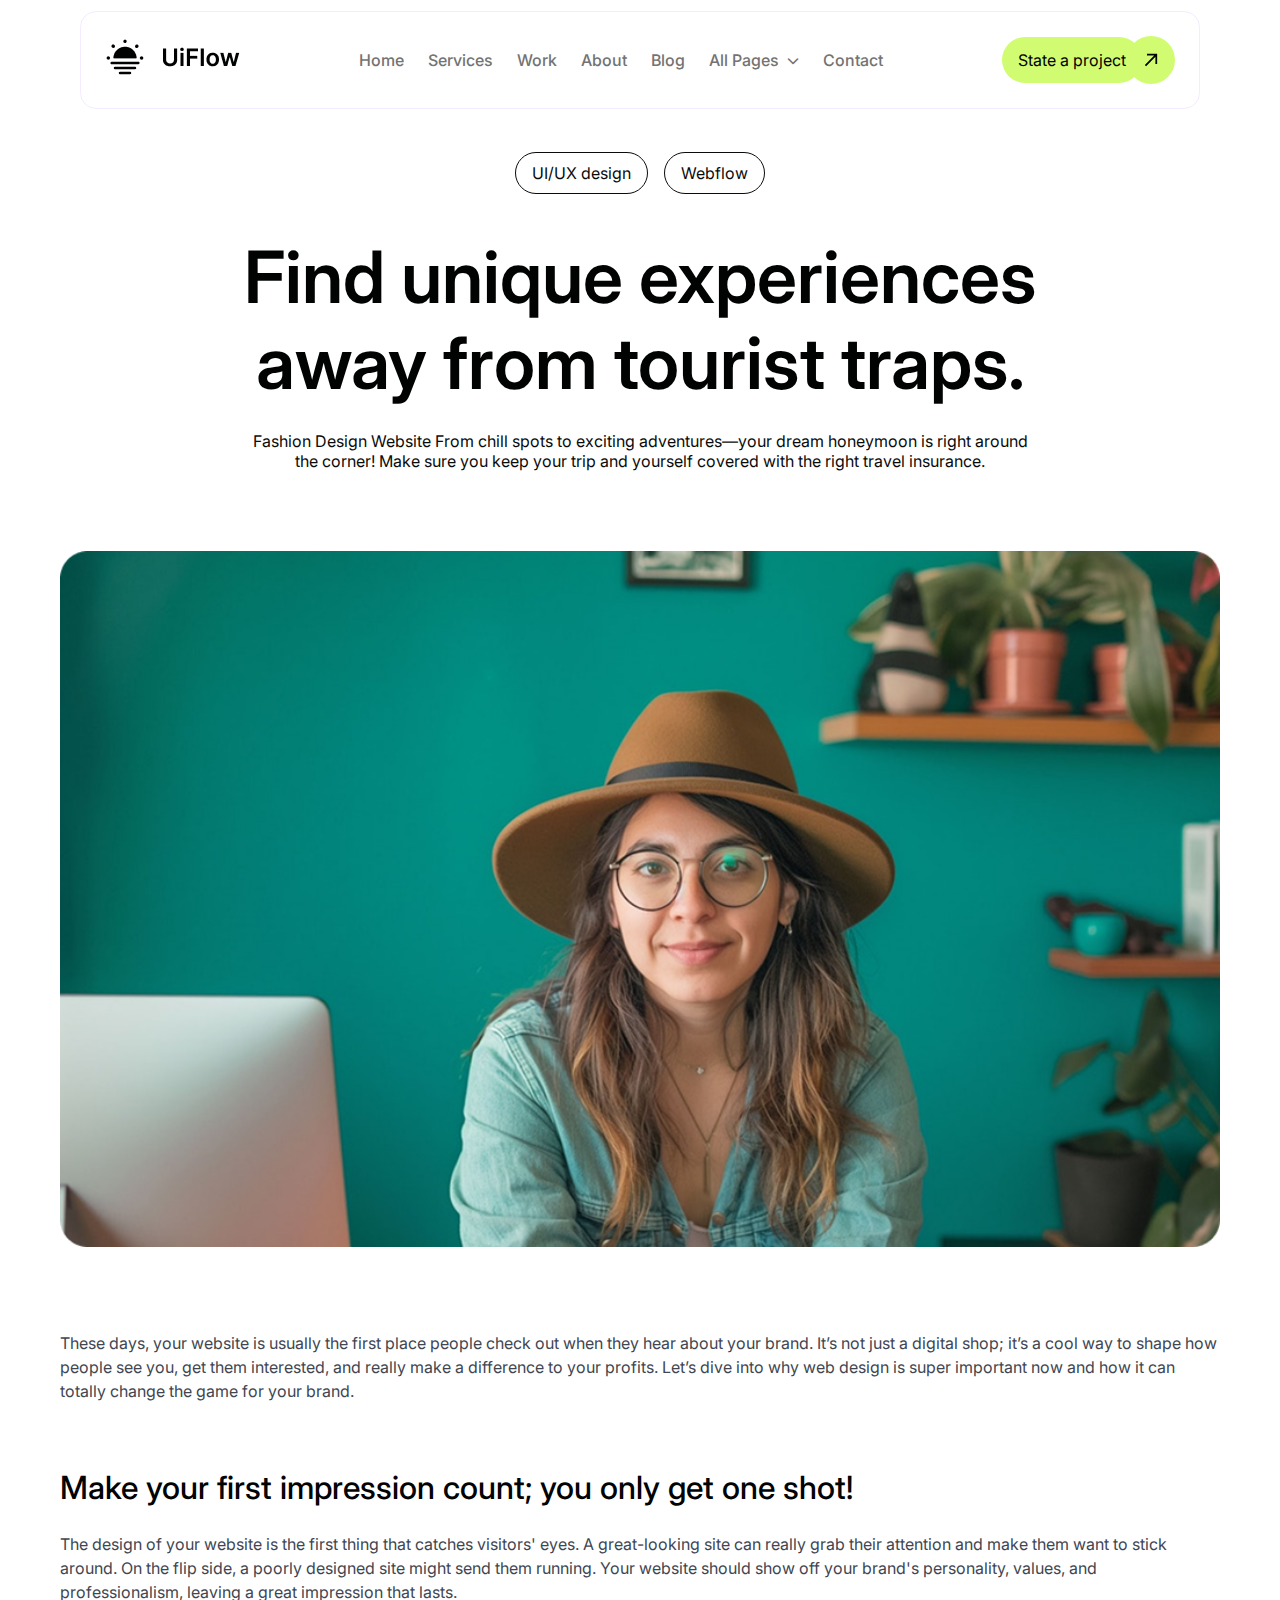
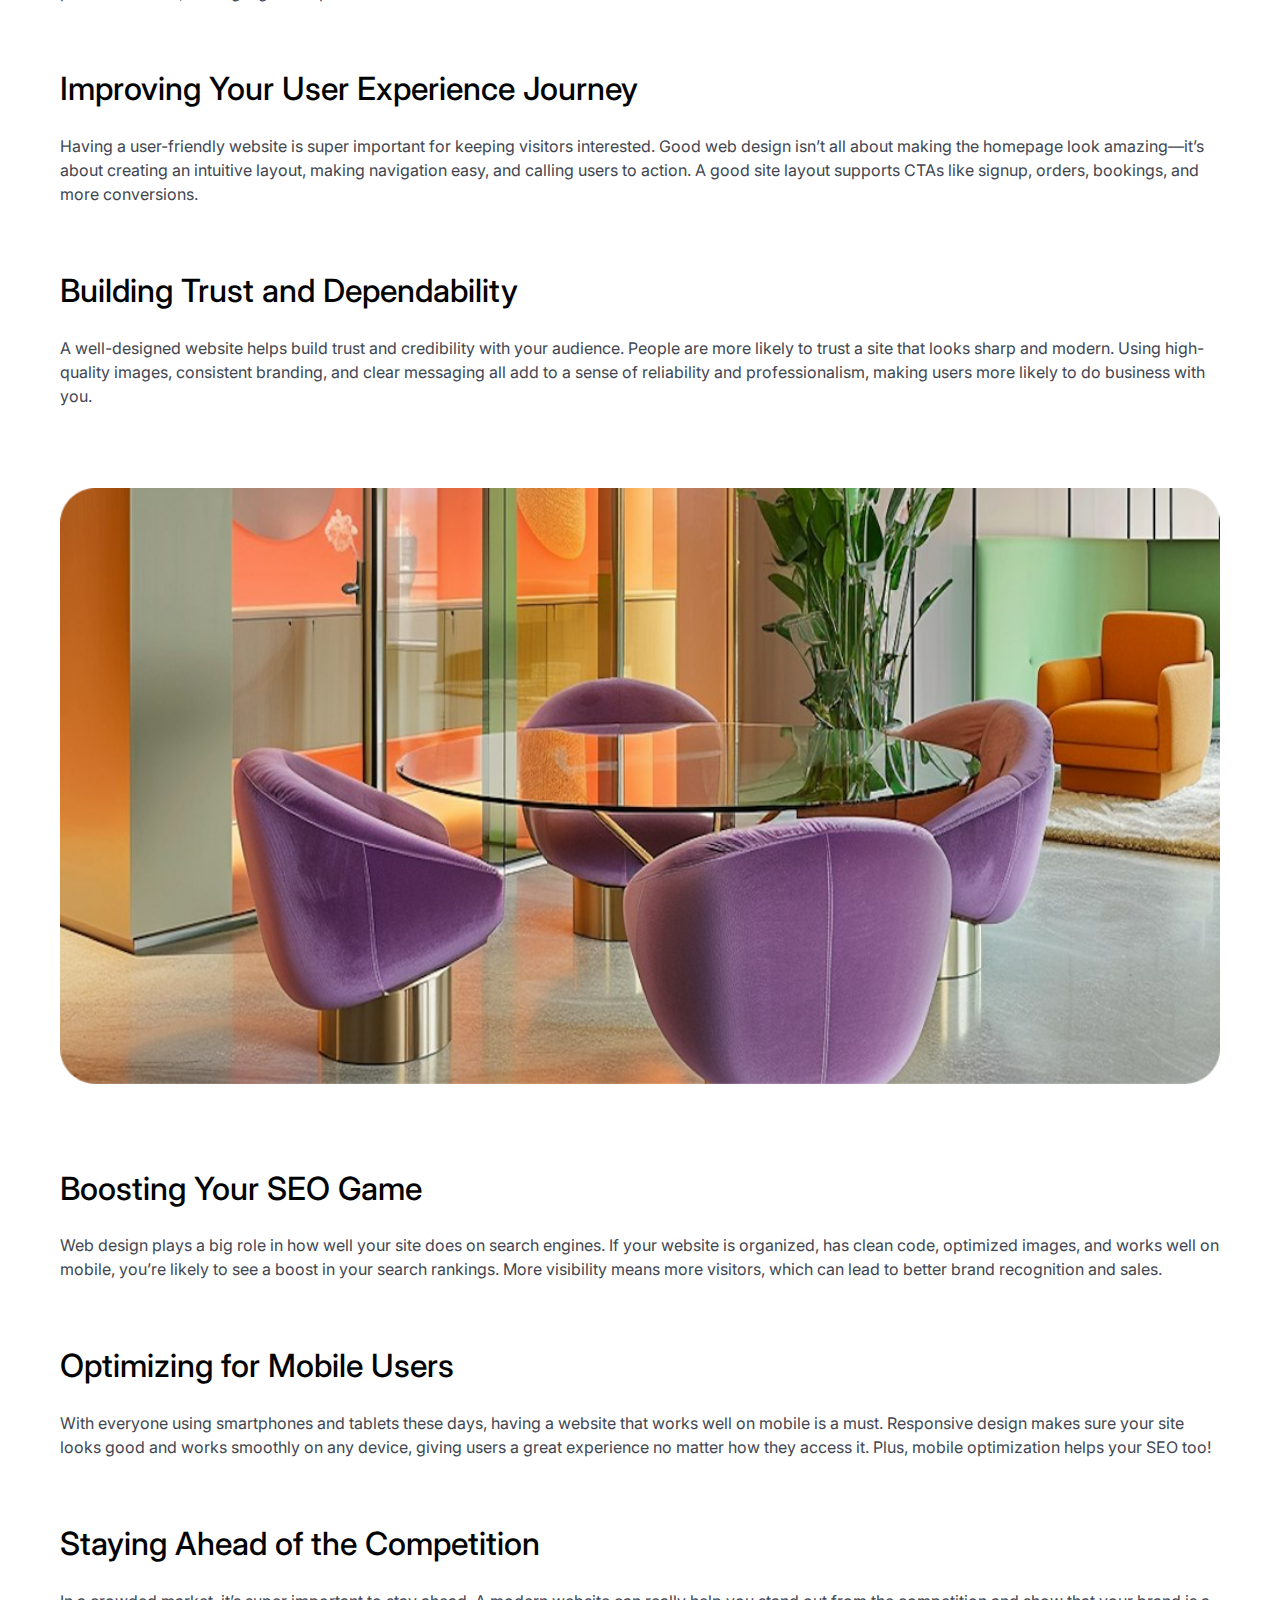
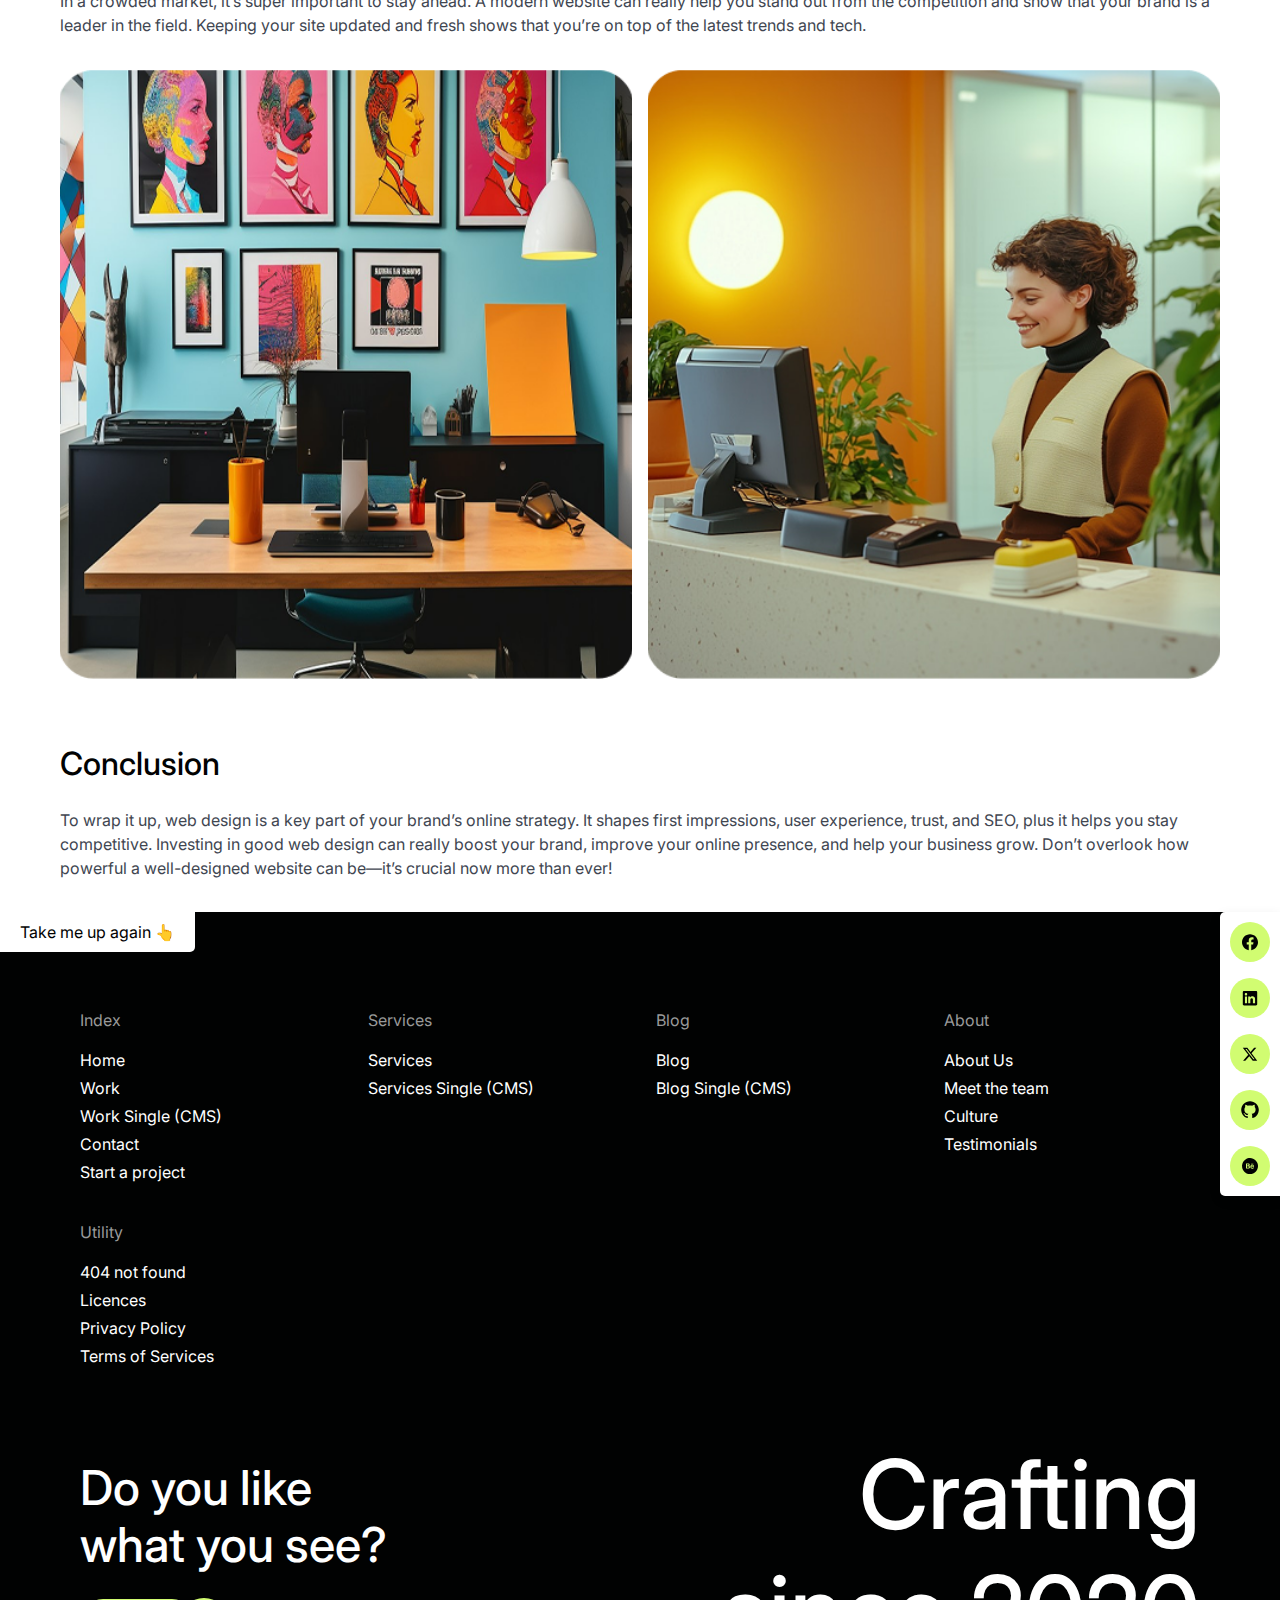
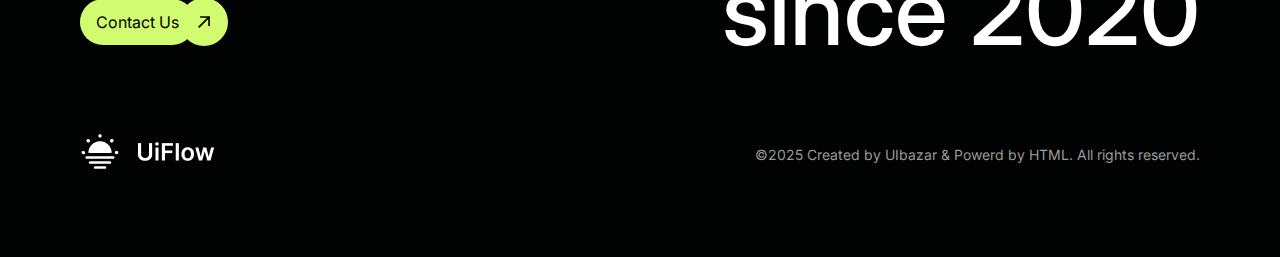
<file: blog-single.html>
<!DOCTYPE html>
<html lang="en">
<head>
    <meta charset="UTF-8">
    <meta name="viewport" content="width=device-width, initial-scale=1.0">
    <title>UiFlow - Saas Html Template</title>
    <link rel="shortcut icon" href="favicon.ico" type="image/x-icon">
    <!-- Fontawesome CSS -->
    <link rel="stylesheet" href="./css/all.min.css">
    <!-- Swiper Js CSS -->
     <link rel="stylesheet" href="https://cdn.jsdelivr.net/npm/swiper/swiper-bundle.min.css" />
    <!-- Custom Theme CSS -->
    <link rel="stylesheet" href="./css/animation.css">
    <link rel="stylesheet" href="./css/style.css">
</head>
<body>

  <!-- Start of the Header Area -->
  <header id="header" class="header">
      <div class="header__container container">
        <nav class="header__navigation">
          <div class="header__branding">
            <a href="index.html" class="header__logo">
              <img src="./img/Logo-black.png" alt="Website Logo">
            </a>
          </div>
          <div class="header__menu">
            <ul class="menu">
              <li class="menu__item"><a href="index.html" class="menu__link">Home</a></li>
              <li class="menu__item"><a href="services.html" class="menu__link">Services</a></li>
              <li class="menu__item"><a href="work.html" class="menu__link">Work</a></li>
              <li class="menu__item"><a href="about.html" class="menu__link">About</a></li>
              <li class="menu__item"><a href="blog.html" class="menu__link">Blog</a></li>
              <li class="menu__item menu__item--has-dropdown">
                <a href="#" class="menu__link" aria-haspopup="true" aria-expanded="false">All Pages</a>
                <ul class="menu__submenu">
                  <li class="menu__item"><a href="index.html" class="menu__link">Home</a></li>
                  <li class="menu__item"><a href="about.html" class="menu__link">About</a></li>
                  <li class="menu__item"><a href="blog.html" class="menu__link">Blog</a></li>
                  <li class="menu__item"><a href="blog-single.html" class="menu__link">Blog Details</a></li>
                  <li class="menu__item"><a href="services.html" class="menu__link">Services</a></li>
                  <li class="menu__item"><a href="services-single.html" class="menu__link">Services Details</a></li>
                  <li class="menu__item"><a href="work.html" class="menu__link">Work</a></li>
                  <li class="menu__item"><a href="work-single.html" class="menu__link">Work Details</a></li>
                  <li class="menu__item"><a href="Contact.html" class="menu__link">Contact</a></li>
                  <li class="menu__item"><a href="404.html" class="menu__link">404</a></li>
                </ul>
              </li>
              <li class="menu__item"><a href="contact.html" class="menu__link">Contact</a></li> 
            </ul>
          </div>
          <div class="header__actions">
            <div class="btn-wrapper header__btn-wrapper">
            <a href="#" class="btn btn--primary">
              <span>State a project</span>
              <svg xmlns="http://www.w3.org/2000/svg" width="32" height="32" viewBox="0 0 26 26" fill="none">
                <path d="M9.01828 18L8 16.9831L15.5718 9.40808L9.72324 9.40808L9.73629 8L18 8L18 16.266L16.577 16.266L16.5901 10.425L9.01828 18Z" fill="#010202"/>
              </svg>
            </a>
          </div>
            <button class="header__menu-toggle" aria-label="Toggle Menu">☰</button>
          </div>
        </nav>
      </div>
  </header>
  <!-- End of the Header Area -->
    
  <!-- Mobile start navigation -->
  <div id="mobile-nav" class="mobile-nav">
      <div class="mobile-nav__header">
          <div class="mobile-nav__branding">
              <a href="index.html">
                  <img src="./img/Logo-black.png" alt="Mobile Logo" class="mobile-nav__logo">
              </a>
          </div>
          <button class="mobile-nav__close-btn" aria-label="Close Menu">×</button>
      </div>
      <ul class="mobile-nav__menu">
          <li class="mobile-nav__item"><a href="index.html" class="mobile-nav__link">Home</a></li>
          <li class="mobile-nav__item"><a href="./services.html" class="mobile-nav__link">Services</a></li>
          <li class="mobile-nav__item"><a href="./work.html" class="mobile-nav__link">Work</a></li>
          <li class="mobile-nav__item"><a href="./about.html" class="mobile-nav__link">About</a></li>
          <li class="mobile-nav__item"><a href="./blog.html" class="mobile-nav__link">Blog</a></li>
          <li class="mobile-nav__item mobile-nav__item--has-dropdown">
              <a href="#" class="mobile-nav__link" aria-haspopup="true" aria-expanded="false">All Pages</a>
              <ul class="mobile-nav__list">
                  <li class="mobile-nav__item"><a href="./index.html" class="mobile-nav__link">Home</a></li>
                  <li class="mobile-nav__item"><a href="./about.html" class="mobile-nav__link">About</a></li>
                  <li class="mobile-nav__item"><a href="./blog.html" class="mobile-nav__link">Blog</a></li>
                  <li class="mobile-nav__item"><a href="./blog-single.html" class="mobile-nav__link">Blog Details</a></li>
                  <li class="mobile-nav__item"><a href="services.html" class="mobile-nav__link">Services</a></li>
                  <li class="mobile-nav__item"><a href="services-single.html" class="mobile-nav__link">Services Details</a></li>
                  <li class="mobile-nav__item"><a href="work.html" class="mobile-nav__link">Work</a></li>
                  <li class="mobile-nav__item"><a href="work-single.html" class="mobile-nav__link">Work Details</a></li>
                  <li class="mobile-nav__item"><a href="contact.html" class="mobile-nav__link">Contact</a></li>
                  <li class="mobile-nav__item"><a href="404.html" class="mobile-nav__link">404</a></li>
              </ul>
          </li>
          <li class="mobile-nav__item"><a href="contact.html" class="mobile-nav__link">Contact</a></li>
      </ul>
      <div class="mobile-nav__actions">
        <div class="btn-wrapper mobile-nav__btn-wrapper">
            <a href="#" class="btn btn--primary">
              <span>State a project</span>
              <svg xmlns="http://www.w3.org/2000/svg" width="32" height="32" viewBox="0 0 26 26" fill="none">
                <path d="M9.01828 18L8 16.9831L15.5718 9.40808L9.72324 9.40808L9.73629 8L18 8L18 16.266L16.577 16.266L16.5901 10.425L9.01828 18Z" fill="#010202"/>
              </svg>
            </a>
          </div>
      </div>
  </div>
  <!-- Mobile end navigation -->

  <!-- Blog Details Start Here -->
  <section class="blog-detail">
    <div class="container blog-detail__container">
      
      <div class="blog-detail__tags">
        <span class="blog-detail__tag">UI/UX design</span>
        <span class="blog-detail__tag">Webflow</span>
      </div>

      <div class="blog-detail__intro">
        <h1 class="blog-detail__title">Find unique experiences away from tourist traps.</h1>
        <p class="blog-detail__desc">
          Fashion Design Website From chill spots to exciting adventures—your dream honeymoon is right around the corner! Make sure you keep your trip and yourself covered with the right travel insurance.
        </p>
      </div>

      <div class="blog-detail__image-wrapper">
        <img class="blog-detail__image" src="./img/blog-detail-1.png" alt="Woman smiling in front of computer">
      </div>

      <div class="blog-detail__text-wrap">
        <p class="blog-detail__text">
          These days, your website is usually the first place people check out when they hear about your brand. It’s not just a digital shop; it’s a cool way to shape how people see you, get them interested, and really make a difference to your profits. Let’s dive into why web design is super important now and how it can totally change the game for your brand.
        </p>
      </div>

      <div class="blog-detail__section">
        <h2 class="blog-detail__heading">Make your first impression count; you only get one shot!</h2>
        <p class="blog-detail__text">
          The design of your website is the first thing that catches visitors' eyes. A great-looking site can really grab their attention and make them want to stick around. On the flip side, a poorly designed site might send them running. Your website should show off your brand's personality, values, and professionalism, leaving a great impression that lasts.
        </p>
      </div>

      <div class="blog-detail__section">
        <h2 class="blog-detail__heading">Improving Your User Experience Journey</h2>
        <p class="blog-detail__text">
          Having a user-friendly website is super important for keeping visitors interested. Good web design isn’t all about making the homepage look amazing—it’s about creating an intuitive layout, making navigation easy, and calling users to action. A good site layout supports CTAs like signup, orders, bookings, and more conversions.
        </p>
      </div>

      <div class="blog-detail__section">
        <h2 class="blog-detail__heading">Building Trust and Dependability</h2>
        <p class="blog-detail__text">
          A well-designed website helps build trust and credibility with your audience. People are more likely to trust a site that looks sharp and modern. Using high-quality images, consistent branding, and clear messaging all add to a sense of reliability and professionalism, making users more likely to do business with you.
        </p>
      </div>

      <div class="blog-detail__image-wrapper">
        <img class="blog-detail__image" src="./img/blog-detail-2.png" alt="Modern office with chairs and a plant">
      </div>

      <div class="blog-detail__section">
        <h2 class="blog-detail__heading">Boosting Your SEO Game</h2>
        <p class="blog-detail__text">
          Web design plays a big role in how well your site does on search engines. If your website is organized, has clean code, optimized images, and works well on mobile, you’re likely to see a boost in your search rankings. More visibility means more visitors, which can lead to better brand recognition and sales.
        </p>
      </div>

      <div class="blog-detail__section">
        <h2 class="blog-detail__heading">Optimizing for Mobile Users</h2>
        <p class="blog-detail__text">
          With everyone using smartphones and tablets these days, having a website that works well on mobile is a must. Responsive design makes sure your site looks good and works smoothly on any device, giving users a great experience no matter how they access it. Plus, mobile optimization helps your SEO too!
        </p>
      </div>

      <div class="blog-detail__section">
        <h2 class="blog-detail__heading">Staying Ahead of the Competition</h2>
        <p class="blog-detail__text">
          In a crowded market, it’s super important to stay ahead. A modern website can really help you stand out from the competition and show that your brand is a leader in the field. Keeping your site updated and fresh shows that you’re on top of the latest trends and tech.
        </p>
      </div>

      <div class="blog-detail__image-row">
        <div class="blog-detail__image-column">
          <img class="blog-detail__image" src="./img/blog-detail-3.png" alt="Creative workspace with wall art">
        </div>
        <div class="blog-detail__image-column">
          <img class="blog-detail__image" src="./img/blog-detail-4.png" alt="Reception area with woman smiling">
        </div>
      </div>

      <div class="blog-detail__section">
        <h2 class="blog-detail__heading">Conclusion</h2>
        <p class="blog-detail__text">
          To wrap it up, web design is a key part of your brand’s online strategy. It shapes first impressions, user experience, trust, and SEO, plus it helps you stay competitive. Investing in good web design can really boost your brand, improve your online presence, and help your business grow. Don’t overlook how powerful a well-designed website can be—it’s crucial now more than ever!
        </p>
      </div>
      
    </div>
  </section>
  <!-- Blog Details End Here -->

  <!-- Footer Start Here -->
  <footer class="footer">
    <div class="container footer__container">

      <div class="footer__top">
        <div class="footer__nav">
          <h3 class="footer__nav-title">Index</h3>
          <ul class="footer__nav-list">
            <li class="footer__nav-item"><a class="footer__nav-link" href="">Home</a></li>
            <li class="footer__nav-item"><a class="footer__nav-link" href="">Work</a></li>
            <li class="footer__nav-item"><a class="footer__nav-link" href="">Work Single (CMS)</a></li>
            <li class="footer__nav-item"><a class="footer__nav-link" href="">Contact</a></li>
            <li class="footer__nav-item"><a class="footer__nav-link" href="">Start a project</a></li>
          </ul>
        </div>
        <div class="footer__nav">
          <h3 class="footer__nav-title">Services</h3>
          <ul class="footer__nav-list">
            <li class="footer__nav-item"><a class="footer__nav-link" href="">Services</a></li>
            <li class="footer__nav-item"><a class="footer__nav-link" href="">Services Single (CMS)</a></li>
          </ul>
        </div>
        <div class="footer__nav">
          <h3 class="footer__nav-title">Blog </h3>
          <ul class="footer__nav-list">
            <li class="footer__nav-item"><a class="footer__nav-link" href="">Blog </a></li>
            <li class="footer__nav-item"><a class="footer__nav-link" href="blog-single.html">Blog Single (CMS)</a></li>
          </ul>
        </div>
        <div class="footer__nav">
          <h3 class="footer__nav-title">About </h3>
          <ul class="footer__nav-list">
            <li class="footer__nav-item"><a class="footer__nav-link" href="">About Us </a></li>
            <li class="footer__nav-item"><a class="footer__nav-link" href="">Meet the team</a></li>
            <li class="footer__nav-item"><a class="footer__nav-link" href="">Culture</a></li>
            <li class="footer__nav-item"><a class="footer__nav-link" href="">Testimonials</a></li>
          </ul>
        </div>
        <div class="footer__nav">
          <h3 class="footer__nav-title">Utility</h3>
          <ul class="footer__nav-list">
            <li class="footer__nav-item"><a class="footer__nav-link" href="">404 not found</a></li>
            <li class="footer__nav-item"><a class="footer__nav-link" href="">Licences</a></li>
            <li class="footer__nav-item"><a class="footer__nav-link" href="">Privacy Policy</a></li>
            <li class="footer__nav-item"><a class="footer__nav-link" href="">Terms of Services</a></li>
          </ul>
        </div>
      </div>

      <div class="footer__middle">
        <div class="footer__cta">
          <h3 class="footer__cta-text">Do you like what you see?</h3>
          <div class="btn-wrapper footer__btn-wrapper">
            <a href="#" class="btn btn--primary">
              <span>Contact Us</span>
              <svg xmlns="http://www.w3.org/2000/svg" width="32" height="32" viewBox="0 0 26 27" fill="none">
                <path d="M9.01828 18.5439L8 17.527L15.5718 9.95203L9.72324 9.95203L9.73629 8.54395L18 8.54395L18 16.8099L16.577 16.8099L16.5901 10.969L9.01828 18.5439Z" fill="#010202"/>
              </svg>
            </a>
          </div>
        </div>
        <div class="footer__heading">
          <h3>Crafting since 2020</h3>
        </div>
      </div>

      <div class="footer__bottom">
        <div class="footer__logo">
          <img src="./img/logo-white.png" alt="Logo" >
        </div>
        <div class="footer__copyright">
          <p>&copy;2025 Created by UIbazar & Powerd by HTML.  All rights reserved.</p>
        </div>
      </div>

      <!-- Back to Top -->
      <div class="footer__back-top">
        <a class="footer__back-top-link" href="">Take me up again 👆</a>
      </div>

      <!-- Social Link -->
      <div class="footer__social-links">
        <a href="#" class="footer__social-link">
          <svg xmlns="http://www.w3.org/2000/svg" width="24" height="25" viewBox="0 0 24 25" fill="none">
            <path d="M22 12.8463C22 7.28967 17.5229 2.78516 12 2.78516C6.47715 2.78516 2 7.28967 2 12.8463C2 17.868 5.65684 22.0304 10.4375 22.7852V15.7546H7.89844V12.8463H10.4375V10.6297C10.4375 8.10812 11.9305 6.71528 14.2146 6.71528C15.3088 6.71528 16.4531 6.91179 16.4531 6.91179V9.38777H15.1922C13.95 9.38777 13.5625 10.1634 13.5625 10.9591V12.8463H16.3359L15.8926 15.7546H13.5625V22.7852C18.3432 22.0304 22 17.8682 22 12.8463Z" fill="#010202"/>
          </svg>
        </a>
        <a href="#" class="footer__social-link">
          <svg xmlns="http://www.w3.org/2000/svg" width="24" height="25" viewBox="0 0 24 25" fill="none">
            <path fill-rule="evenodd" clip-rule="evenodd" d="M4.5 3.78516C3.67157 3.78516 3 4.45673 3 5.28516V20.2852C3 21.1136 3.67157 21.7852 4.5 21.7852H19.5C20.3284 21.7852 21 21.1136 21 20.2852V5.28516C21 4.45673 20.3284 3.78516 19.5 3.78516H4.5ZM8.52076 7.78788C8.52639 8.74413 7.81061 9.33335 6.96123 9.32913C6.16107 9.32491 5.46357 8.68788 5.46779 7.78929C5.47201 6.94413 6.13998 6.26491 7.00764 6.2846C7.88795 6.30429 8.52639 6.94976 8.52076 7.78788ZM12.2797 10.5469H9.75971H9.7583V19.1068H12.4217V18.9071C12.4217 18.5272 12.4214 18.1472 12.4211 17.7671C12.4203 16.7533 12.4194 15.7384 12.4246 14.7249C12.426 14.4788 12.4372 14.2229 12.5005 13.988C12.7381 13.1105 13.5271 12.5438 14.4074 12.6831C14.9727 12.7716 15.3467 13.0993 15.5042 13.6323C15.6013 13.9655 15.6449 14.3241 15.6491 14.6715C15.6605 15.7191 15.6589 16.7667 15.6573 17.8144C15.6567 18.1842 15.6561 18.5542 15.6561 18.924V19.1054H18.328V18.9001C18.328 18.4481 18.3278 17.9962 18.3275 17.5443C18.327 16.4148 18.3264 15.2853 18.3294 14.1554C18.3308 13.6449 18.276 13.1415 18.1508 12.6479C17.9638 11.9138 17.5771 11.3063 16.9485 10.8676C16.5027 10.5553 16.0133 10.3543 15.4663 10.3318C15.404 10.3292 15.3412 10.3258 15.2781 10.3224C14.9984 10.3072 14.7141 10.2919 14.4467 10.3458C13.6817 10.4991 13.0096 10.8493 12.5019 11.4666C12.4429 11.5374 12.3852 11.6093 12.2991 11.7166L12.2797 11.7409V10.5469ZM5.68164 19.1096H8.33242V10.5525H5.68164V19.1096Z" fill="#010202"/>
          </svg>
        </a>
        <a href="#" class="footer__social-link">
          <svg xmlns="http://www.w3.org/2000/svg" width="24" height="25" viewBox="0 0 24 25" fill="none">
            <path d="M17.1761 4.78516H19.9362L13.9061 11.5626L21 20.7852H15.4456L11.0951 15.1918L6.11723 20.7852H3.35544L9.80517 13.536L3 4.78516H8.69545L12.6279 9.89778L17.1761 4.78516ZM16.2073 19.1606H17.7368L7.86441 6.32444H6.2232L16.2073 19.1606Z" fill="#010202"/>
          </svg>
        </a>
        <a href="#" class="footer__social-link">
          <svg xmlns="http://www.w3.org/2000/svg" width="24" height="25" viewBox="0 0 24 25" fill="none">
            <path d="M12 1.54353C9.11346 1.5142 6.33338 2.63214 4.27073 4.65166C2.20809 6.67117 1.03166 9.42702 1 12.3135C1.01112 14.5947 1.74494 16.8137 3.09606 18.6517C4.44718 20.4897 6.34608 21.8522 8.52 22.5435C9.07 22.6435 9.27 22.3135 9.27 22.0235V20.1935C6.21 20.8435 5.56 18.7535 5.56 18.7535C5.3563 18.0974 4.92323 17.5366 4.34 17.1735C3.34 16.5135 4.42 16.5235 4.42 16.5235C4.76565 16.5697 5.09635 16.6936 5.38731 16.8858C5.67826 17.0781 5.92192 17.3337 6.1 17.6335C6.41033 18.1717 6.91953 18.5664 7.51801 18.7329C8.11649 18.8993 8.75639 18.8242 9.3 18.5235C9.35591 17.9759 9.60389 17.4658 10 17.0835C7.56 16.8135 5 15.8935 5 11.7635C4.97818 10.6862 5.37624 9.64264 6.11 8.85353C5.77583 7.9286 5.81529 6.90984 6.22 6.01353C6.22 6.01353 7.15 5.72353 9.22 7.11353C11.0219 6.63337 12.9181 6.63337 14.72 7.11353C16.82 5.72353 17.72 6.01353 17.72 6.01353C18.1247 6.90984 18.1642 7.9286 17.83 8.85353C18.5808 9.62818 19.0005 10.6647 19 11.7435C19 15.8835 16.42 16.7935 14 17.0635C14.265 17.3208 14.4697 17.6336 14.5994 17.9794C14.729 18.3252 14.7805 18.6955 14.75 19.0635V22.0135C14.75 22.3635 14.95 22.6435 15.5 22.5335C17.6678 21.8379 19.5603 20.4751 20.9072 18.6397C22.2541 16.8042 22.9866 14.5901 23 12.3135C22.9683 9.42702 21.7919 6.67117 19.7293 4.65166C17.6666 2.63214 14.8865 1.5142 12 1.54353Z" fill="#010202"/>
          </svg>
        </a>
        <a href="#" class="footer__social-link">
          <svg xmlns="http://www.w3.org/2000/svg" width="24" height="25" viewBox="0 0 24 25" fill="none">
            <path d="M14.7599 11.7325C14.6207 11.732 14.4828 11.7605 14.3552 11.8163C14.2277 11.8721 14.1131 11.9539 14.019 12.0565C13.9248 12.1591 13.8532 12.2802 13.8086 12.4122C13.764 12.5441 13.7474 12.6838 13.7599 12.8225H15.8199C15.8332 12.6786 15.8152 12.5336 15.767 12.3973C15.7189 12.2611 15.6418 12.1369 15.5411 12.0333C15.4403 11.9297 15.3183 11.8492 15.1835 11.7973C15.0486 11.7453 14.9041 11.7233 14.7599 11.7325Z" fill="#010202"/>
            <path d="M9.49001 12.8438H8.26001V14.7837H9.26001C10.26 14.7837 10.7 14.4537 10.7 13.7837C10.7 13.1137 10.24 12.8438 9.49001 12.8438Z" fill="#010202"/>
            <path d="M10.36 11.0629C10.36 10.5329 10.01 10.2129 9.41001 10.2129H8.26001V11.9529H9.11001C10 11.9529 10.36 11.6329 10.36 11.0629Z" fill="#010202"/>
            <path d="M12 2.54297C10.0222 2.54297 8.08879 3.12946 6.4443 4.22827C4.79981 5.32709 3.51809 6.88887 2.76121 8.71613C2.00433 10.5434 1.8063 12.5541 2.19215 14.4939C2.578 16.4337 3.53041 18.2155 4.92894 19.614C6.32746 21.0126 8.10929 21.965 10.0491 22.3508C11.9889 22.7367 13.9996 22.5386 15.8268 21.7818C17.6541 21.0249 19.2159 19.7432 20.3147 18.0987C21.4135 16.4542 22 14.5208 22 12.543C22 11.2297 21.7413 9.92939 21.2388 8.71613C20.7363 7.50288 19.9997 6.40049 19.0711 5.4719C18.1425 4.54332 17.0401 3.80672 15.8268 3.30417C14.6136 2.80163 13.3132 2.54297 12 2.54297ZM9.7 15.743H7V9.24297H9.7C10.87 9.24297 11.64 9.85297 11.64 10.843C11.6538 11.1756 11.5486 11.5022 11.3434 11.7643C11.1381 12.0263 10.8462 12.2067 10.52 12.273C10.7267 12.2778 10.9303 12.3247 11.1183 12.4109C11.3063 12.4971 11.4747 12.6207 11.6132 12.7742C11.7518 12.9277 11.8575 13.1079 11.924 13.3037C11.9905 13.4995 12.0164 13.7068 12 13.913C12 15.073 11 15.743 9.7 15.743ZM13.25 9.74297H16.25V10.243H13.25V9.74297ZM17 13.593H13.7V13.733C13.6828 13.8849 13.6984 14.0388 13.7457 14.1842C13.793 14.3297 13.8709 14.4633 13.9742 14.576C14.0775 14.6888 14.2037 14.7781 14.3445 14.838C14.4852 14.8978 14.6371 14.9268 14.79 14.923C15.0047 14.9563 15.2241 14.9109 15.4079 14.7951C15.5917 14.6793 15.7274 14.501 15.79 14.293H17C16.8923 14.773 16.6114 15.1965 16.211 15.4824C15.8107 15.7684 15.319 15.8967 14.83 15.843C14.5175 15.8745 14.2018 15.8372 13.9052 15.7337C13.6086 15.6301 13.3384 15.4628 13.1134 15.2436C12.8884 15.0243 12.7142 14.7584 12.6031 14.4646C12.4919 14.1708 12.4465 13.8562 12.47 13.543V13.103C12.4488 12.7994 12.4934 12.4949 12.6009 12.2103C12.7084 11.9256 12.8762 11.6676 13.0928 11.4538C13.3093 11.2401 13.5696 11.0758 13.8556 10.972C14.1417 10.8683 14.4468 10.8277 14.75 10.853C15.0522 10.8336 15.3551 10.8792 15.6382 10.9867C15.9213 11.0942 16.1781 11.2611 16.3913 11.4762C16.6045 11.6913 16.7691 11.9496 16.8741 12.2336C16.9791 12.5177 17.0221 12.8209 17 13.123V13.593Z" fill="#010202"/>
          </svg>
        </a>
      </div>

    </div>
  </footer>
  <!-- Footer End Here -->

  <!-- Swiper Js -->
  <script src="https://cdn.jsdelivr.net/npm/swiper/swiper-bundle.min.js"></script>
  <!-- Custom Theme JS -->
  <script src="./js/script.js"></script>
</body>
</html>
</file>
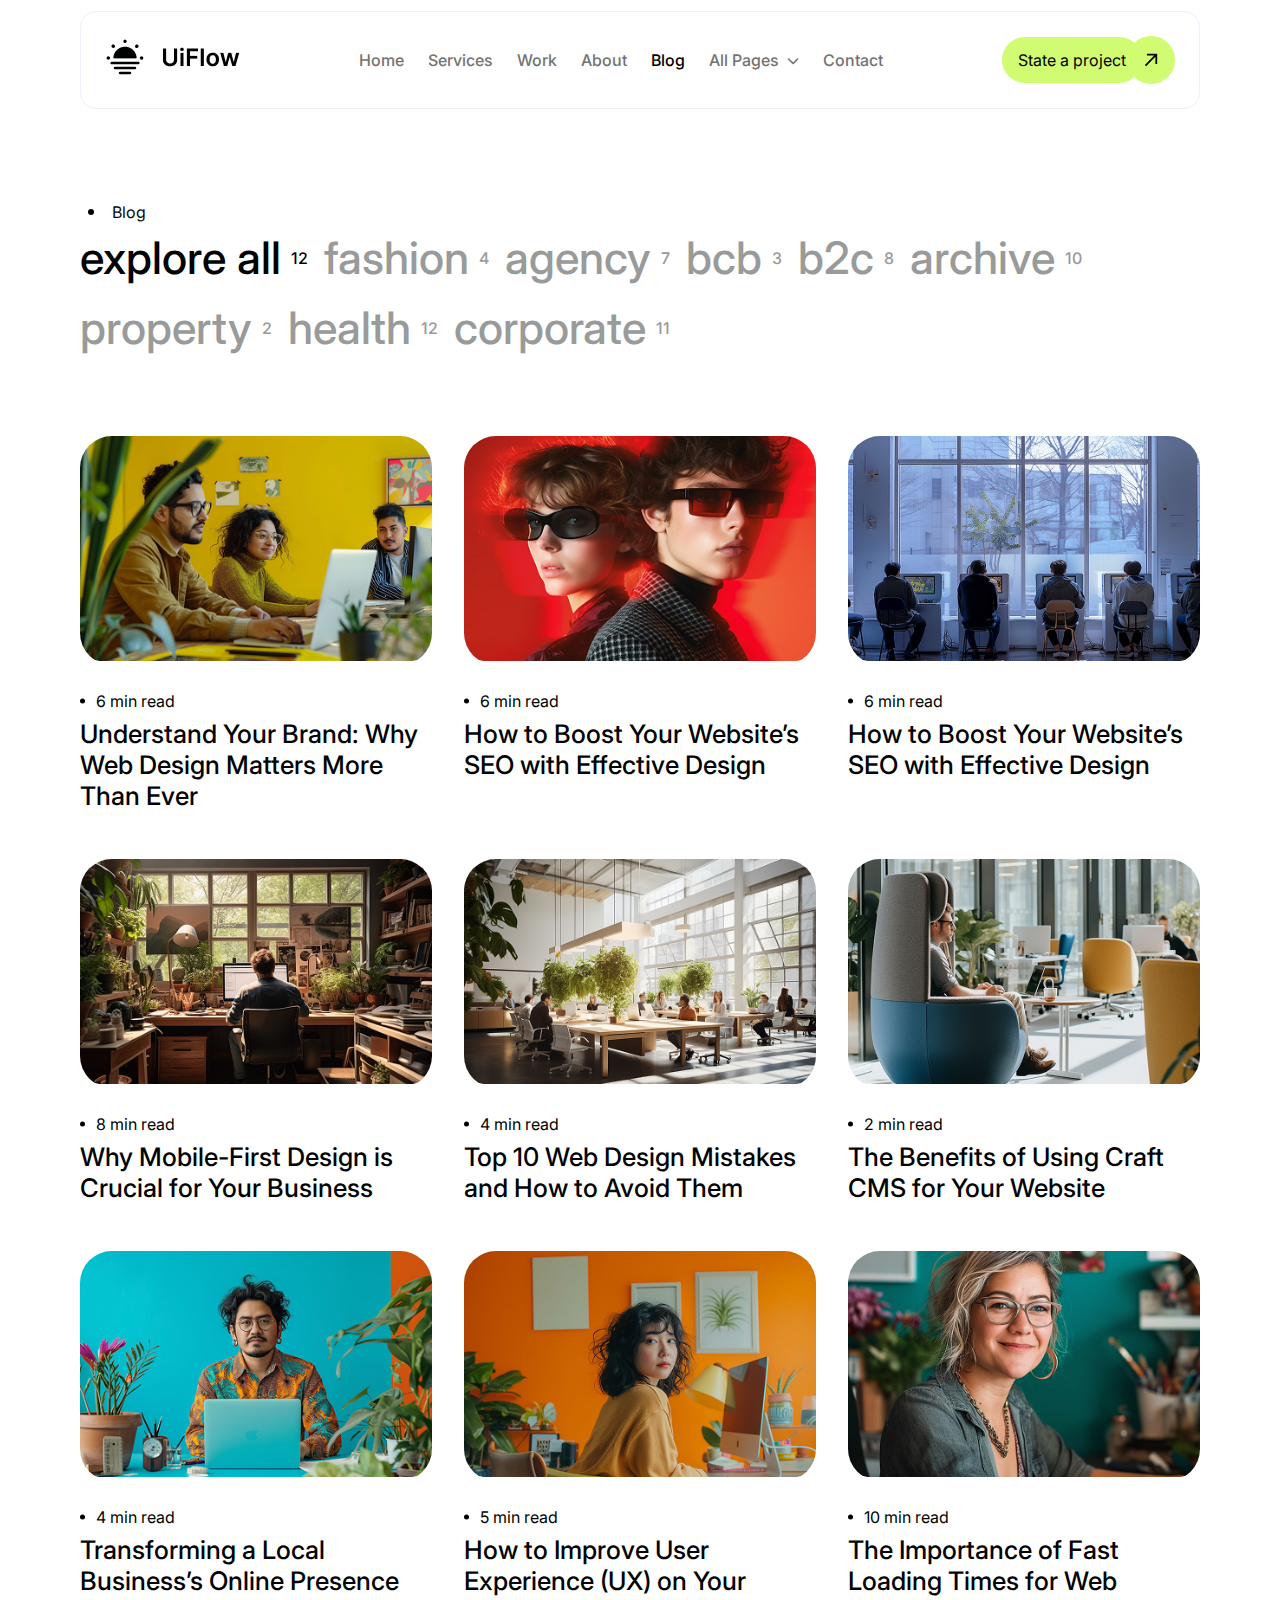
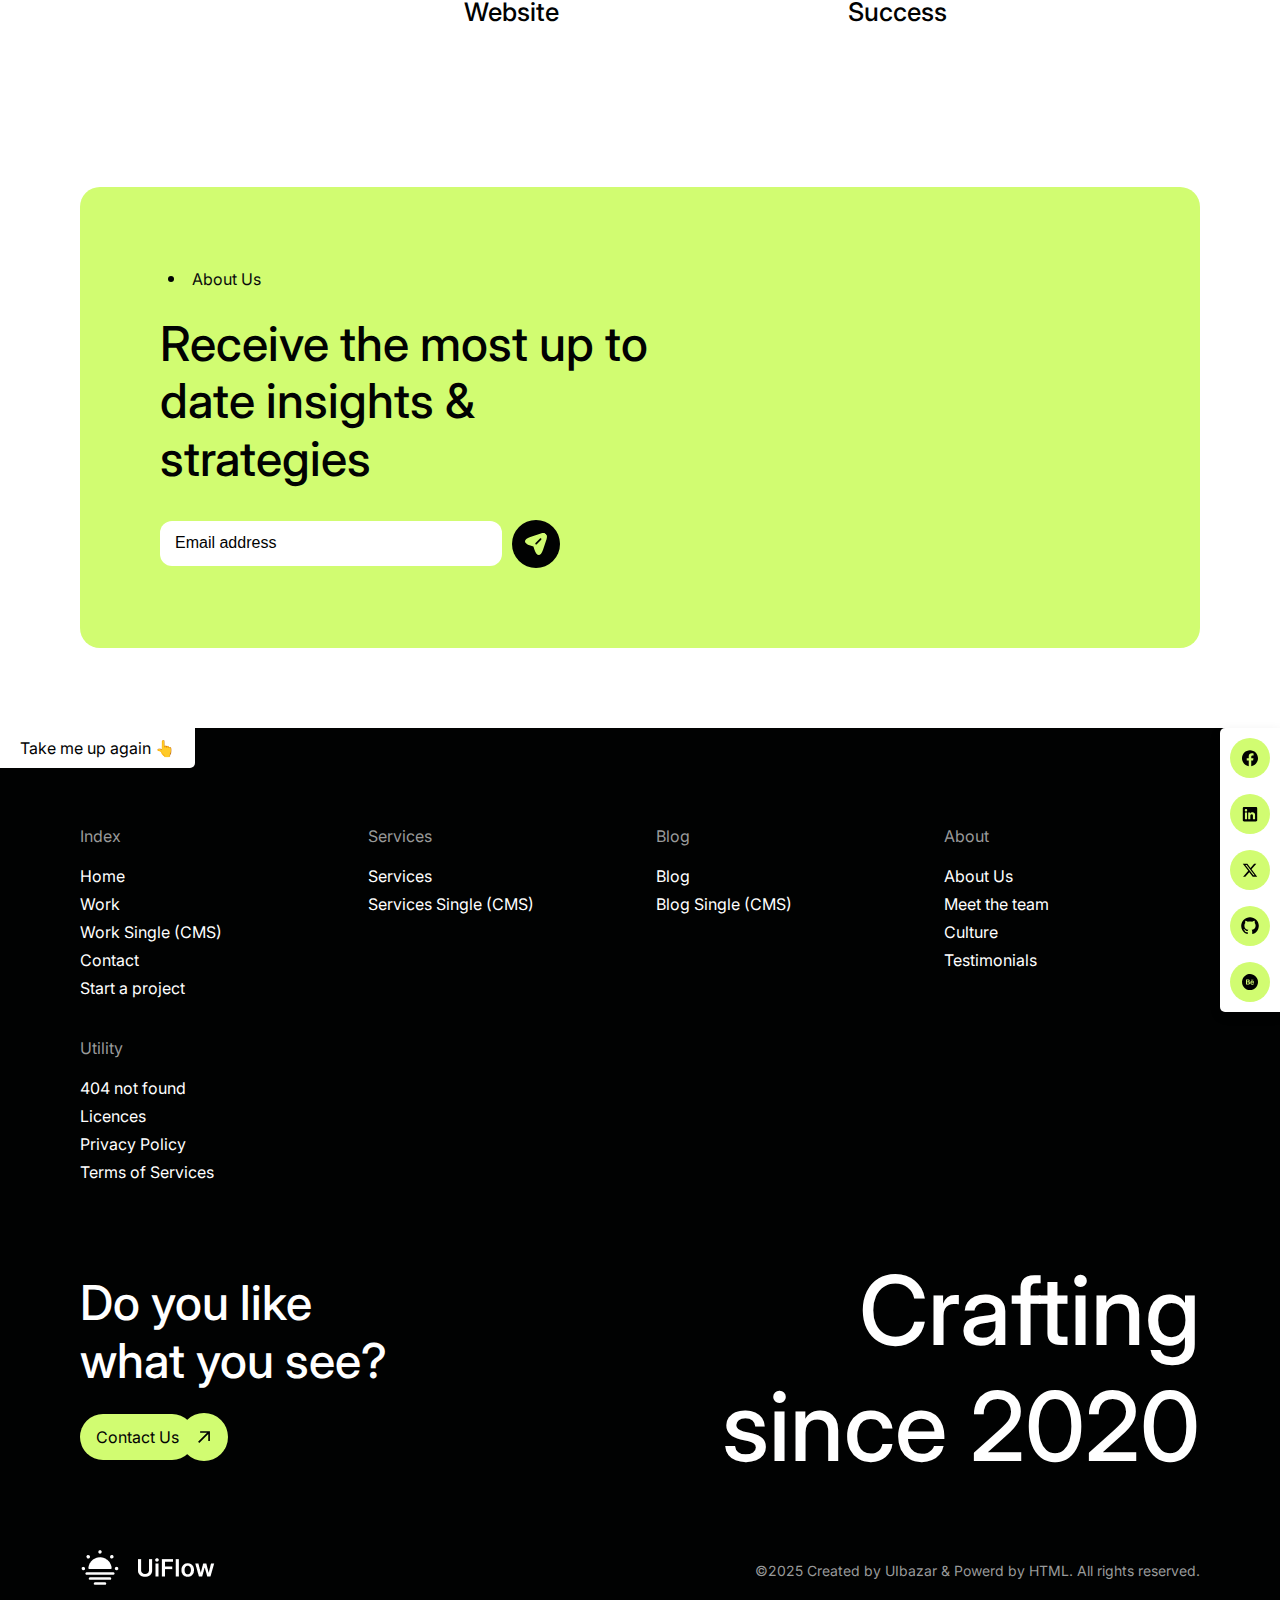
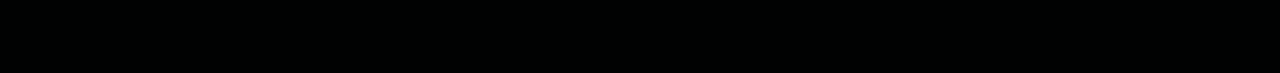
<file: blog.html>
<!DOCTYPE html>
<html lang="en">
<head>
    <meta charset="UTF-8">
    <meta name="viewport" content="width=device-width, initial-scale=1.0">
    <title>UiFlow - Saas Html Template</title>
    <link rel="shortcut icon" href="favicon.ico" type="image/x-icon">
    <!-- Fontawesome CSS -->
    <link rel="stylesheet" href="./css/all.min.css">
    <!-- Swiper Js CSS -->
     <link rel="stylesheet" href="https://cdn.jsdelivr.net/npm/swiper/swiper-bundle.min.css" />
    <!-- Custom Theme CSS -->
    <link rel="stylesheet" href="./css/animation.css">
    <link rel="stylesheet" href="./css/style.css">
</head>
<body>

  <!-- Start of the Header Area -->
  <header id="header" class="header">
      <div class="header__container container">
        <nav class="header__navigation">
          <div class="header__branding">
            <a href="index.html" class="header__logo">
              <img src="./img/Logo-black.png" alt="Website Logo">
            </a>
          </div>
          <div class="header__menu">
            <ul class="menu">
              <li class="menu__item"><a href="index.html" class="menu__link">Home</a></li>
              <li class="menu__item"><a href="services.html" class="menu__link">Services</a></li>
              <li class="menu__item"><a href="work.html" class="menu__link">Work</a></li>
              <li class="menu__item"><a href="about.html" class="menu__link">About</a></li>
              <li class="menu__item"><a href="blog.html" class="menu__link">Blog</a></li>
              <li class="menu__item menu__item--has-dropdown">
                <a href="#" class="menu__link" aria-haspopup="true" aria-expanded="false">All Pages</a>
                <ul class="menu__submenu">
                  <li class="menu__item"><a href="index.html" class="menu__link">Home</a></li>
                  <li class="menu__item"><a href="about.html" class="menu__link">About</a></li>
                  <li class="menu__item"><a href="blog.html" class="menu__link">Blog</a></li>
                  <li class="menu__item"><a href="blog-single.html" class="menu__link">Blog Details</a></li>
                  <li class="menu__item"><a href="services.html" class="menu__link">Services</a></li>
                  <li class="menu__item"><a href="services-single.html" class="menu__link">Services Details</a></li>
                  <li class="menu__item"><a href="work.html" class="menu__link">Work</a></li>
                  <li class="menu__item"><a href="work-single.html" class="menu__link">Work Details</a></li>
                  <li class="menu__item"><a href="Contact.html" class="menu__link">Contact</a></li>
                  <li class="menu__item"><a href="404.html" class="menu__link">404</a></li>
                </ul>
              </li>
              <li class="menu__item"><a href="contact.html" class="menu__link">Contact</a></li> 
            </ul>
          </div>
          <div class="header__actions">
            <div class="btn-wrapper header__btn-wrapper">
            <a href="#" class="btn btn--primary">
              <span>State a project</span>
              <svg xmlns="http://www.w3.org/2000/svg" width="32" height="32" viewBox="0 0 26 26" fill="none">
                <path d="M9.01828 18L8 16.9831L15.5718 9.40808L9.72324 9.40808L9.73629 8L18 8L18 16.266L16.577 16.266L16.5901 10.425L9.01828 18Z" fill="#010202"/>
              </svg>
            </a>
          </div>
            <button class="header__menu-toggle" aria-label="Toggle Menu">☰</button>
          </div>
        </nav>
      </div>
  </header>
  <!-- End of the Header Area -->
    
  <!-- Mobile start navigation -->
  <div id="mobile-nav" class="mobile-nav">
      <div class="mobile-nav__header">
          <div class="mobile-nav__branding">
              <a href="index.html">
                  <img src="./img/Logo-black.png" alt="Mobile Logo" class="mobile-nav__logo">
              </a>
          </div>
          <button class="mobile-nav__close-btn" aria-label="Close Menu">×</button>
      </div>
      <ul class="mobile-nav__menu">
          <li class="mobile-nav__item"><a href="index.html" class="mobile-nav__link">Home</a></li>
          <li class="mobile-nav__item"><a href="./services.html" class="mobile-nav__link">Services</a></li>
          <li class="mobile-nav__item"><a href="./work.html" class="mobile-nav__link">Work</a></li>
          <li class="mobile-nav__item"><a href="./about.html" class="mobile-nav__link">About</a></li>
          <li class="mobile-nav__item"><a href="./blog.html" class="mobile-nav__link">Blog</a></li>
          <li class="mobile-nav__item mobile-nav__item--has-dropdown">
              <a href="#" class="mobile-nav__link" aria-haspopup="true" aria-expanded="false">All Pages</a>
              <ul class="mobile-nav__list">
                  <li class="mobile-nav__item"><a href="./index.html" class="mobile-nav__link">Home</a></li>
                  <li class="mobile-nav__item"><a href="./about.html" class="mobile-nav__link">About</a></li>
                  <li class="mobile-nav__item"><a href="./blog.html" class="mobile-nav__link">Blog</a></li>
                  <li class="mobile-nav__item"><a href="./blog-single.html" class="mobile-nav__link">Blog Details</a></li>
                  <li class="mobile-nav__item"><a href="services.html" class="mobile-nav__link">Services</a></li>
                  <li class="mobile-nav__item"><a href="services-single.html" class="mobile-nav__link">Services Details</a></li>
                  <li class="mobile-nav__item"><a href="work.html" class="mobile-nav__link">Work</a></li>
                  <li class="mobile-nav__item"><a href="work-single.html" class="mobile-nav__link">Work Details</a></li>
                  <li class="mobile-nav__item"><a href="contact.html" class="mobile-nav__link">Contact</a></li>
                  <li class="mobile-nav__item"><a href="404.html" class="mobile-nav__link">404</a></li>
              </ul>
          </li>
          <li class="mobile-nav__item"><a href="contact.html" class="mobile-nav__link">Contact</a></li>
      </ul>
      <div class="mobile-nav__actions">
        <div class="btn-wrapper mobile-nav__btn-wrapper">
            <a href="#" class="btn btn--primary">
              <span>State a project</span>
              <svg xmlns="http://www.w3.org/2000/svg" width="32" height="32" viewBox="0 0 26 26" fill="none">
                <path d="M9.01828 18L8 16.9831L15.5718 9.40808L9.72324 9.40808L9.73629 8L18 8L18 16.266L16.577 16.266L16.5901 10.425L9.01828 18Z" fill="#010202"/>
              </svg>
            </a>
          </div>
      </div>
  </div>
  <!-- Mobile end navigation -->

  <!-- Blog Start Here -->
  <section class="blog blog--page">
    <div class="blog__container container">
        <div class="blog__title-wrapper">
            <span class="blog__subtitle subtitle">Blog</span>
            <h1 class="blog__title-tabs">
                <span class="blog__title-tab blog__title-tab--active">explore all <sup>12</sup></span>
                <span class="blog__title-tab blog__title-tab--inactive">fashion<sup>4</sup></span>
                <span class="blog__title-tab blog__title-tab--inactive">agency<sup>7</sup></span>
                <span class="blog__title-tab blog__title-tab--inactive">bcb<sup>3</sup></span>
                <span class="blog__title-tab blog__title-tab--inactive">b2c<sup>8</sup></span>
                <span class="blog__title-tab blog__title-tab--inactive">archive<sup>10</sup></span>
                <span class="blog__title-tab blog__title-tab--inactive">property<sup>2</sup></span>
                <span class="blog__title-tab blog__title-tab--inactive">health<sup>12</sup></span>
                <span class="blog__title-tab blog__title-tab--inactive">corporate<sup>11</sup></span>
            </h1>
        </div>

        <div class="blog__grid">
          <article class="blog__card">
            <a href="single-post.html" class="blog__card-inner">
              <div class="blog__card-image">
                <img class="blog__thumb" src="./img/blog-5.png" alt="Team discussing design" loading="lazy">
              </div>
              <div class="blog__card-meta">6 min read</div>
              <h3 class="blog__card-title">Understand Your Brand: Why Web Design Matters More Than Ever</h3>
            </a>
          </article>

          <article class="blog__card">
            <a href="single-post.html" class="blog__card-inner">
              <div class="blog__card-image">
                <img class="blog__thumb" src="./img/blog-6.png" alt="Stylish designers with sunglasses" loading="lazy">
              </div>
              <div class="blog__card-meta">6 min read</div>
              <h3 class="blog__card-title">How to Boost Your Website’s SEO with Effective Design</h3>
            </a>
          </article>

          <article class="blog__card">
            <a href="single-post.html" class="blog__card-inner">
              <div class="blog__card-image">
                <img class="blog__thumb" src="./img/blog-7.png" alt="Stylish designers with sunglasses" loading="lazy">
              </div>
              <div class="blog__card-meta">6 min read</div>
              <h3 class="blog__card-title">How to Boost Your Website’s SEO with Effective Design</h3>
            </a>
          </article>

          <article class="blog__card">
            <a href="single-post.html" class="blog__card-inner">
              <div class="blog__card-image">
                <img class="blog__thumb" src="./img/blog-8.png" alt="Stylish designers with sunglasses" loading="lazy">
              </div>
              <div class="blog__card-meta">8 min read</div>
              <h3 class="blog__card-title">Why Mobile-First Design is Crucial for Your Business</h3>
            </a>
          </article>

          <article class="blog__card">
            <a href="single-post.html" class="blog__card-inner">
              <div class="blog__card-image">
                <img class="blog__thumb" src="./img/blog-9.png" alt="Stylish designers with sunglasses" loading="lazy">
              </div>
              <div class="blog__card-meta">4 min read</div>
              <h3 class="blog__card-title">Top 10 Web Design Mistakes and How to Avoid Them</h3>
            </a>
          </article>

          <article class="blog__card">
            <a href="single-post.html" class="blog__card-inner">
              <div class="blog__card-image">
                <img class="blog__thumb" src="./img/blog-10.png" alt="Stylish designers with sunglasses" loading="lazy">
              </div>
              <div class="blog__card-meta">2 min read</div>
              <h3 class="blog__card-title">The Benefits of Using Craft CMS for Your Website</h3>
            </a>
          </article>

          <article class="blog__card">
            <a href="single-post.html" class="blog__card-inner">
              <div class="blog__card-image">
                <img class="blog__thumb" src="./img/blog-11.png" alt="Stylish designers with sunglasses" loading="lazy">
              </div>
              <div class="blog__card-meta">4 min read</div>
              <h3 class="blog__card-title">Transforming a Local Business’s Online Presence</h3>
            </a>
          </article>

          <article class="blog__card">
            <a href="single-post.html" class="blog__card-inner">
              <div class="blog__card-image">
                <img class="blog__thumb" src="./img/blog-12.png" alt="Stylish designers with sunglasses" loading="lazy">
              </div>
              <div class="blog__card-meta">5 min read</div>
              <h3 class="blog__card-title">How to Improve User Experience (UX) on Your Website</h3>
            </a>
          </article>

          <article class="blog__card">
            <a href="single-post.html" class="blog__card-inner">
              <div class="blog__card-image">
                <img class="blog__thumb" src="./img/blog-13.png" alt="Stylish designers with sunglasses" loading="lazy">
              </div>
              <div class="blog__card-meta">10 min read</div>
              <h3 class="blog__card-title">The Importance of Fast Loading Times for Web Success</h3>
            </a>
          </article>
        </div>
    </div>
  </section>
  <!-- Blog End Here -->

  <!-- About Blog Page -->
  <section class="about about--blog">
    <div class="about__container container">
      <div class="about__content">
        <div class="about__title-wrap">
          <span class="about__subtitle subtitle">About Us</span>
          <h3 class="about__title title">Receive the most up to date insights & strategies</h3>
        </div>
        <div class="about__form-wrap">
          <form action="" class="about__form">
            <input type="email" placeholder="Email address">
            <button class="btn" type="submit">
              <svg xmlns="http://www.w3.org/2000/svg" width="20" height="20" viewBox="0 0 26 26" fill="none">
                <path d="M17.4849 3.20696L7.70238 6.45696C1.12655 8.65612 1.12655 12.242 7.70238 14.4303L10.6057 15.3945L11.5699 18.2978C13.7582 24.8736 17.3549 24.8736 19.5432 18.2978L22.804 8.52612C24.2557 4.13862 21.8724 1.74446 17.4849 3.20696ZM17.8315 9.03529L13.7149 13.1736C13.5524 13.3361 13.3465 13.412 13.1407 13.412C12.9349 13.412 12.7291 13.3361 12.5666 13.1736C12.4154 13.0207 12.3307 12.8144 12.3307 12.5995C12.3307 12.3845 12.4154 12.1782 12.5666 12.0253L16.6832 7.88696C16.9974 7.57279 17.5174 7.57279 17.8315 7.88696C18.1457 8.20112 18.1457 8.72112 17.8315 9.03529Z" fill="#D1FC71"/>
              </svg>
            </button>
          </form>
        </div>
      </div>
    </div>
  </section>
  <!-- About Blog Page -->

  <!-- Footer Start Here -->
  <footer class="footer">
    <div class="container footer__container">

      <div class="footer__top">
        <div class="footer__nav">
          <h3 class="footer__nav-title">Index</h3>
          <ul class="footer__nav-list">
            <li class="footer__nav-item"><a class="footer__nav-link" href="">Home</a></li>
            <li class="footer__nav-item"><a class="footer__nav-link" href="">Work</a></li>
            <li class="footer__nav-item"><a class="footer__nav-link" href="">Work Single (CMS)</a></li>
            <li class="footer__nav-item"><a class="footer__nav-link" href="">Contact</a></li>
            <li class="footer__nav-item"><a class="footer__nav-link" href="">Start a project</a></li>
          </ul>
        </div>
        <div class="footer__nav">
          <h3 class="footer__nav-title">Services</h3>
          <ul class="footer__nav-list">
            <li class="footer__nav-item"><a class="footer__nav-link" href="">Services</a></li>
            <li class="footer__nav-item"><a class="footer__nav-link" href="">Services Single (CMS)</a></li>
          </ul>
        </div>
        <div class="footer__nav">
          <h3 class="footer__nav-title">Blog </h3>
          <ul class="footer__nav-list">
            <li class="footer__nav-item"><a class="footer__nav-link" href="">Blog </a></li>
            <li class="footer__nav-item"><a class="footer__nav-link" href="">Blog Single (CMS)</a></li>
          </ul>
        </div>
        <div class="footer__nav">
          <h3 class="footer__nav-title">About </h3>
          <ul class="footer__nav-list">
            <li class="footer__nav-item"><a class="footer__nav-link" href="">About Us </a></li>
            <li class="footer__nav-item"><a class="footer__nav-link" href="">Meet the team</a></li>
            <li class="footer__nav-item"><a class="footer__nav-link" href="">Culture</a></li>
            <li class="footer__nav-item"><a class="footer__nav-link" href="">Testimonials</a></li>
          </ul>
        </div>
        <div class="footer__nav">
          <h3 class="footer__nav-title">Utility</h3>
          <ul class="footer__nav-list">
            <li class="footer__nav-item"><a class="footer__nav-link" href="">404 not found</a></li>
            <li class="footer__nav-item"><a class="footer__nav-link" href="">Licences</a></li>
            <li class="footer__nav-item"><a class="footer__nav-link" href="">Privacy Policy</a></li>
            <li class="footer__nav-item"><a class="footer__nav-link" href="">Terms of Services</a></li>
          </ul>
        </div>
      </div>

      <div class="footer__middle">
        <div class="footer__cta">
          <h3 class="footer__cta-text">Do you like what you see?</h3>
          <div class="btn-wrapper footer__btn-wrapper">
            <a href="#" class="btn btn--primary">
              <span>Contact Us</span>
              <svg xmlns="http://www.w3.org/2000/svg" width="32" height="32" viewBox="0 0 26 27" fill="none">
                <path d="M9.01828 18.5439L8 17.527L15.5718 9.95203L9.72324 9.95203L9.73629 8.54395L18 8.54395L18 16.8099L16.577 16.8099L16.5901 10.969L9.01828 18.5439Z" fill="#010202"/>
              </svg>
            </a>
          </div>
        </div>
        <div class="footer__heading">
          <h3>Crafting since 2020</h3>
        </div>
      </div>

      <div class="footer__bottom">
        <div class="footer__logo">
          <img src="./img/logo-white.png" alt="Logo" >
        </div>
        <div class="footer__copyright">
          <p>&copy;2025 Created by UIbazar & Powerd by HTML.  All rights reserved.</p>
        </div>
      </div>

      <!-- Back to Top -->
      <div class="footer__back-top">
        <a class="footer__back-top-link" href="">Take me up again 👆</a>
      </div>

      <!-- Social Link -->
      <div class="footer__social-links">
        <a href="#" class="footer__social-link">
          <svg xmlns="http://www.w3.org/2000/svg" width="24" height="25" viewBox="0 0 24 25" fill="none">
            <path d="M22 12.8463C22 7.28967 17.5229 2.78516 12 2.78516C6.47715 2.78516 2 7.28967 2 12.8463C2 17.868 5.65684 22.0304 10.4375 22.7852V15.7546H7.89844V12.8463H10.4375V10.6297C10.4375 8.10812 11.9305 6.71528 14.2146 6.71528C15.3088 6.71528 16.4531 6.91179 16.4531 6.91179V9.38777H15.1922C13.95 9.38777 13.5625 10.1634 13.5625 10.9591V12.8463H16.3359L15.8926 15.7546H13.5625V22.7852C18.3432 22.0304 22 17.8682 22 12.8463Z" fill="#010202"/>
          </svg>
        </a>
        <a href="#" class="footer__social-link">
          <svg xmlns="http://www.w3.org/2000/svg" width="24" height="25" viewBox="0 0 24 25" fill="none">
            <path fill-rule="evenodd" clip-rule="evenodd" d="M4.5 3.78516C3.67157 3.78516 3 4.45673 3 5.28516V20.2852C3 21.1136 3.67157 21.7852 4.5 21.7852H19.5C20.3284 21.7852 21 21.1136 21 20.2852V5.28516C21 4.45673 20.3284 3.78516 19.5 3.78516H4.5ZM8.52076 7.78788C8.52639 8.74413 7.81061 9.33335 6.96123 9.32913C6.16107 9.32491 5.46357 8.68788 5.46779 7.78929C5.47201 6.94413 6.13998 6.26491 7.00764 6.2846C7.88795 6.30429 8.52639 6.94976 8.52076 7.78788ZM12.2797 10.5469H9.75971H9.7583V19.1068H12.4217V18.9071C12.4217 18.5272 12.4214 18.1472 12.4211 17.7671C12.4203 16.7533 12.4194 15.7384 12.4246 14.7249C12.426 14.4788 12.4372 14.2229 12.5005 13.988C12.7381 13.1105 13.5271 12.5438 14.4074 12.6831C14.9727 12.7716 15.3467 13.0993 15.5042 13.6323C15.6013 13.9655 15.6449 14.3241 15.6491 14.6715C15.6605 15.7191 15.6589 16.7667 15.6573 17.8144C15.6567 18.1842 15.6561 18.5542 15.6561 18.924V19.1054H18.328V18.9001C18.328 18.4481 18.3278 17.9962 18.3275 17.5443C18.327 16.4148 18.3264 15.2853 18.3294 14.1554C18.3308 13.6449 18.276 13.1415 18.1508 12.6479C17.9638 11.9138 17.5771 11.3063 16.9485 10.8676C16.5027 10.5553 16.0133 10.3543 15.4663 10.3318C15.404 10.3292 15.3412 10.3258 15.2781 10.3224C14.9984 10.3072 14.7141 10.2919 14.4467 10.3458C13.6817 10.4991 13.0096 10.8493 12.5019 11.4666C12.4429 11.5374 12.3852 11.6093 12.2991 11.7166L12.2797 11.7409V10.5469ZM5.68164 19.1096H8.33242V10.5525H5.68164V19.1096Z" fill="#010202"/>
          </svg>
        </a>
        <a href="#" class="footer__social-link">
          <svg xmlns="http://www.w3.org/2000/svg" width="24" height="25" viewBox="0 0 24 25" fill="none">
            <path d="M17.1761 4.78516H19.9362L13.9061 11.5626L21 20.7852H15.4456L11.0951 15.1918L6.11723 20.7852H3.35544L9.80517 13.536L3 4.78516H8.69545L12.6279 9.89778L17.1761 4.78516ZM16.2073 19.1606H17.7368L7.86441 6.32444H6.2232L16.2073 19.1606Z" fill="#010202"/>
          </svg>
        </a>
        <a href="#" class="footer__social-link">
          <svg xmlns="http://www.w3.org/2000/svg" width="24" height="25" viewBox="0 0 24 25" fill="none">
            <path d="M12 1.54353C9.11346 1.5142 6.33338 2.63214 4.27073 4.65166C2.20809 6.67117 1.03166 9.42702 1 12.3135C1.01112 14.5947 1.74494 16.8137 3.09606 18.6517C4.44718 20.4897 6.34608 21.8522 8.52 22.5435C9.07 22.6435 9.27 22.3135 9.27 22.0235V20.1935C6.21 20.8435 5.56 18.7535 5.56 18.7535C5.3563 18.0974 4.92323 17.5366 4.34 17.1735C3.34 16.5135 4.42 16.5235 4.42 16.5235C4.76565 16.5697 5.09635 16.6936 5.38731 16.8858C5.67826 17.0781 5.92192 17.3337 6.1 17.6335C6.41033 18.1717 6.91953 18.5664 7.51801 18.7329C8.11649 18.8993 8.75639 18.8242 9.3 18.5235C9.35591 17.9759 9.60389 17.4658 10 17.0835C7.56 16.8135 5 15.8935 5 11.7635C4.97818 10.6862 5.37624 9.64264 6.11 8.85353C5.77583 7.9286 5.81529 6.90984 6.22 6.01353C6.22 6.01353 7.15 5.72353 9.22 7.11353C11.0219 6.63337 12.9181 6.63337 14.72 7.11353C16.82 5.72353 17.72 6.01353 17.72 6.01353C18.1247 6.90984 18.1642 7.9286 17.83 8.85353C18.5808 9.62818 19.0005 10.6647 19 11.7435C19 15.8835 16.42 16.7935 14 17.0635C14.265 17.3208 14.4697 17.6336 14.5994 17.9794C14.729 18.3252 14.7805 18.6955 14.75 19.0635V22.0135C14.75 22.3635 14.95 22.6435 15.5 22.5335C17.6678 21.8379 19.5603 20.4751 20.9072 18.6397C22.2541 16.8042 22.9866 14.5901 23 12.3135C22.9683 9.42702 21.7919 6.67117 19.7293 4.65166C17.6666 2.63214 14.8865 1.5142 12 1.54353Z" fill="#010202"/>
          </svg>
        </a>
        <a href="#" class="footer__social-link">
          <svg xmlns="http://www.w3.org/2000/svg" width="24" height="25" viewBox="0 0 24 25" fill="none">
            <path d="M14.7599 11.7325C14.6207 11.732 14.4828 11.7605 14.3552 11.8163C14.2277 11.8721 14.1131 11.9539 14.019 12.0565C13.9248 12.1591 13.8532 12.2802 13.8086 12.4122C13.764 12.5441 13.7474 12.6838 13.7599 12.8225H15.8199C15.8332 12.6786 15.8152 12.5336 15.767 12.3973C15.7189 12.2611 15.6418 12.1369 15.5411 12.0333C15.4403 11.9297 15.3183 11.8492 15.1835 11.7973C15.0486 11.7453 14.9041 11.7233 14.7599 11.7325Z" fill="#010202"/>
            <path d="M9.49001 12.8438H8.26001V14.7837H9.26001C10.26 14.7837 10.7 14.4537 10.7 13.7837C10.7 13.1137 10.24 12.8438 9.49001 12.8438Z" fill="#010202"/>
            <path d="M10.36 11.0629C10.36 10.5329 10.01 10.2129 9.41001 10.2129H8.26001V11.9529H9.11001C10 11.9529 10.36 11.6329 10.36 11.0629Z" fill="#010202"/>
            <path d="M12 2.54297C10.0222 2.54297 8.08879 3.12946 6.4443 4.22827C4.79981 5.32709 3.51809 6.88887 2.76121 8.71613C2.00433 10.5434 1.8063 12.5541 2.19215 14.4939C2.578 16.4337 3.53041 18.2155 4.92894 19.614C6.32746 21.0126 8.10929 21.965 10.0491 22.3508C11.9889 22.7367 13.9996 22.5386 15.8268 21.7818C17.6541 21.0249 19.2159 19.7432 20.3147 18.0987C21.4135 16.4542 22 14.5208 22 12.543C22 11.2297 21.7413 9.92939 21.2388 8.71613C20.7363 7.50288 19.9997 6.40049 19.0711 5.4719C18.1425 4.54332 17.0401 3.80672 15.8268 3.30417C14.6136 2.80163 13.3132 2.54297 12 2.54297ZM9.7 15.743H7V9.24297H9.7C10.87 9.24297 11.64 9.85297 11.64 10.843C11.6538 11.1756 11.5486 11.5022 11.3434 11.7643C11.1381 12.0263 10.8462 12.2067 10.52 12.273C10.7267 12.2778 10.9303 12.3247 11.1183 12.4109C11.3063 12.4971 11.4747 12.6207 11.6132 12.7742C11.7518 12.9277 11.8575 13.1079 11.924 13.3037C11.9905 13.4995 12.0164 13.7068 12 13.913C12 15.073 11 15.743 9.7 15.743ZM13.25 9.74297H16.25V10.243H13.25V9.74297ZM17 13.593H13.7V13.733C13.6828 13.8849 13.6984 14.0388 13.7457 14.1842C13.793 14.3297 13.8709 14.4633 13.9742 14.576C14.0775 14.6888 14.2037 14.7781 14.3445 14.838C14.4852 14.8978 14.6371 14.9268 14.79 14.923C15.0047 14.9563 15.2241 14.9109 15.4079 14.7951C15.5917 14.6793 15.7274 14.501 15.79 14.293H17C16.8923 14.773 16.6114 15.1965 16.211 15.4824C15.8107 15.7684 15.319 15.8967 14.83 15.843C14.5175 15.8745 14.2018 15.8372 13.9052 15.7337C13.6086 15.6301 13.3384 15.4628 13.1134 15.2436C12.8884 15.0243 12.7142 14.7584 12.6031 14.4646C12.4919 14.1708 12.4465 13.8562 12.47 13.543V13.103C12.4488 12.7994 12.4934 12.4949 12.6009 12.2103C12.7084 11.9256 12.8762 11.6676 13.0928 11.4538C13.3093 11.2401 13.5696 11.0758 13.8556 10.972C14.1417 10.8683 14.4468 10.8277 14.75 10.853C15.0522 10.8336 15.3551 10.8792 15.6382 10.9867C15.9213 11.0942 16.1781 11.2611 16.3913 11.4762C16.6045 11.6913 16.7691 11.9496 16.8741 12.2336C16.9791 12.5177 17.0221 12.8209 17 13.123V13.593Z" fill="#010202"/>
          </svg>
        </a>
      </div>

    </div>
  </footer>
  <!-- Footer End Here -->

  <!-- Swiper Js -->
  <script src="https://cdn.jsdelivr.net/npm/swiper/swiper-bundle.min.js"></script>
  <!-- Custom Theme JS -->
  <script src="./js/script.js"></script>
</body>
</html>
</file>
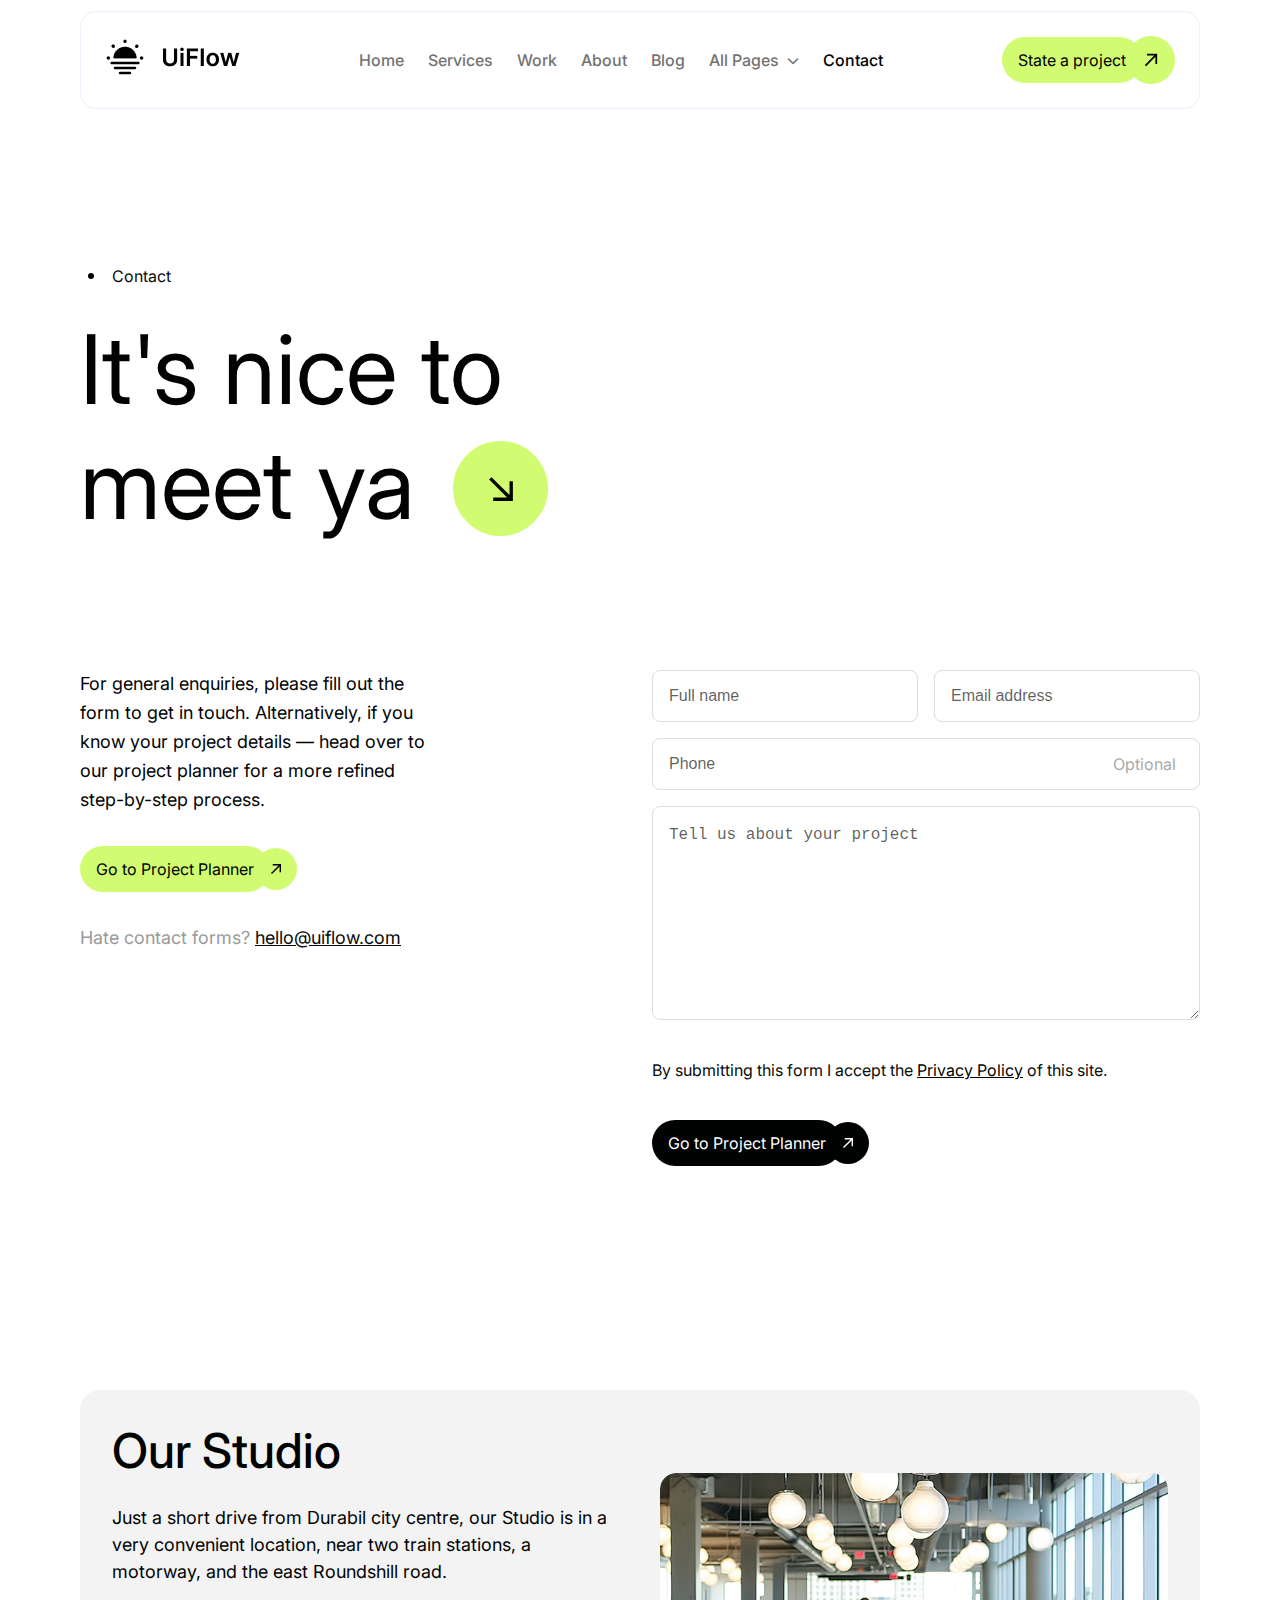
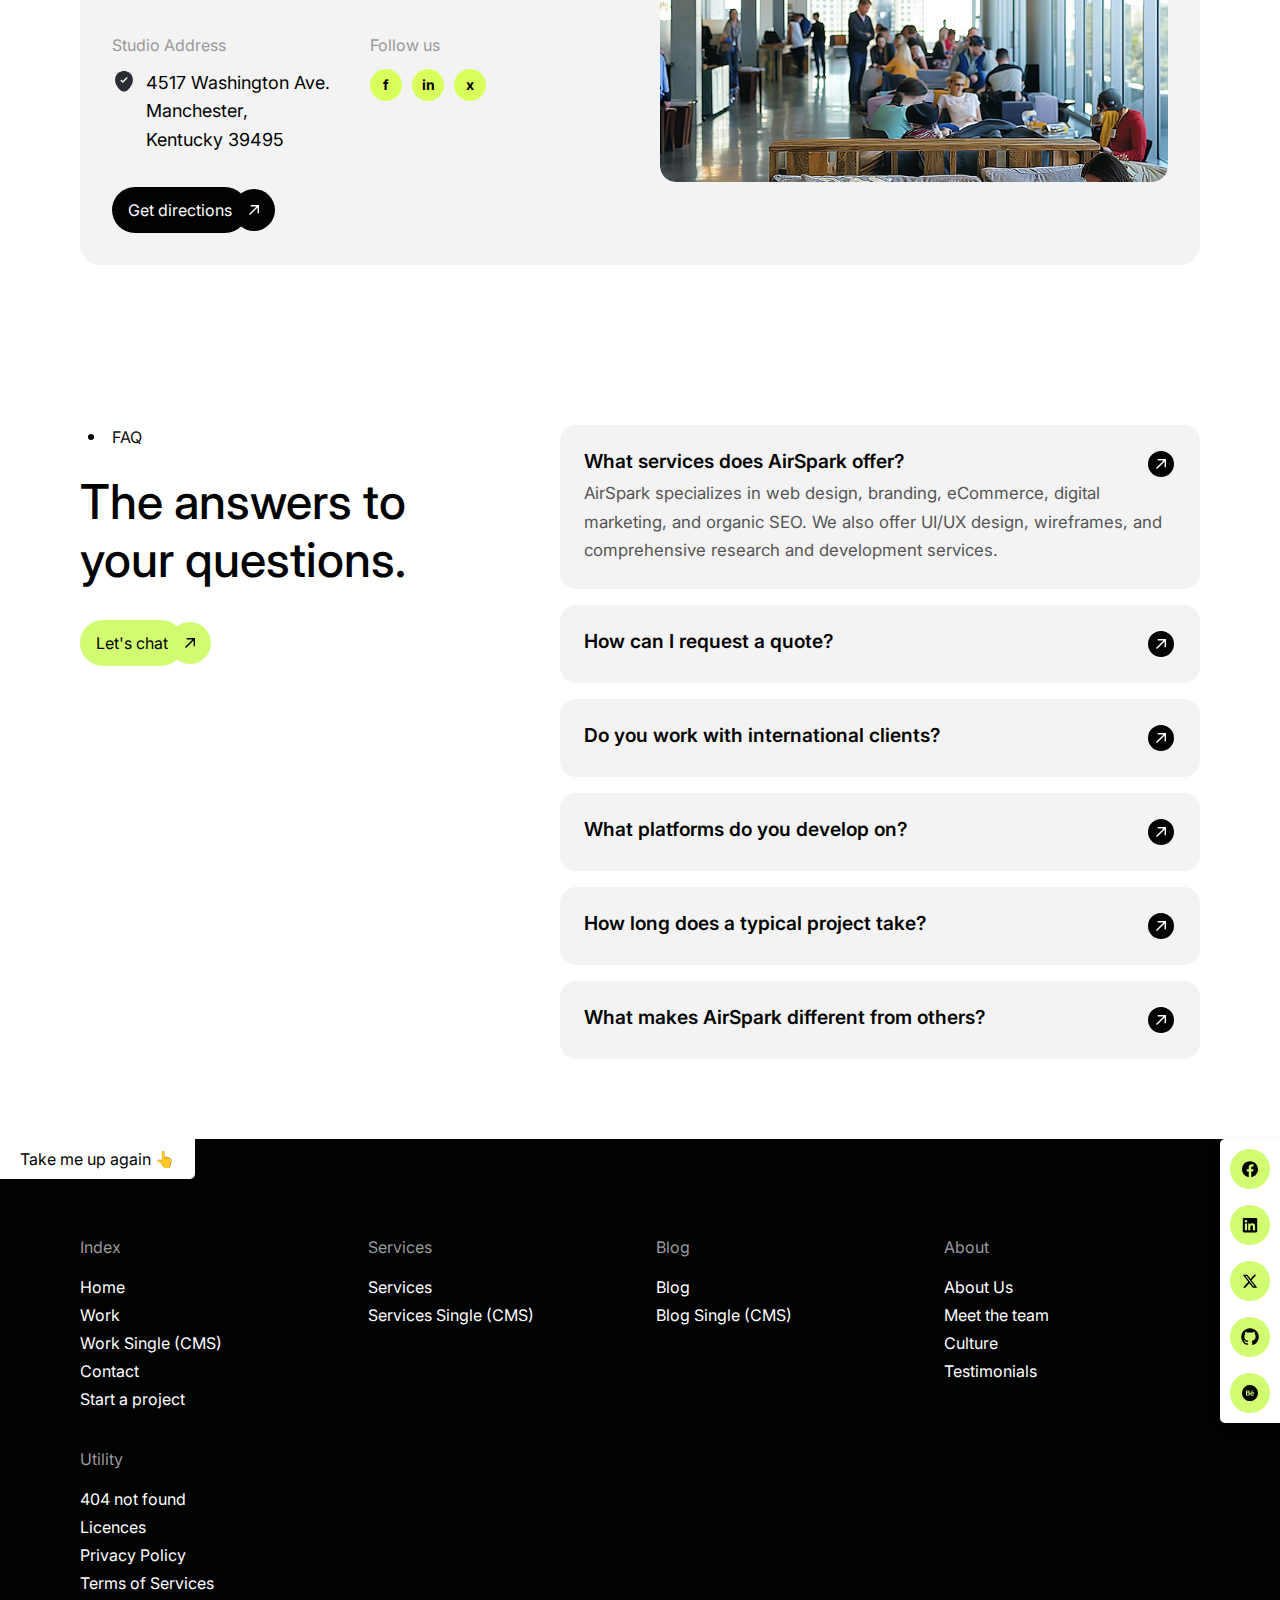
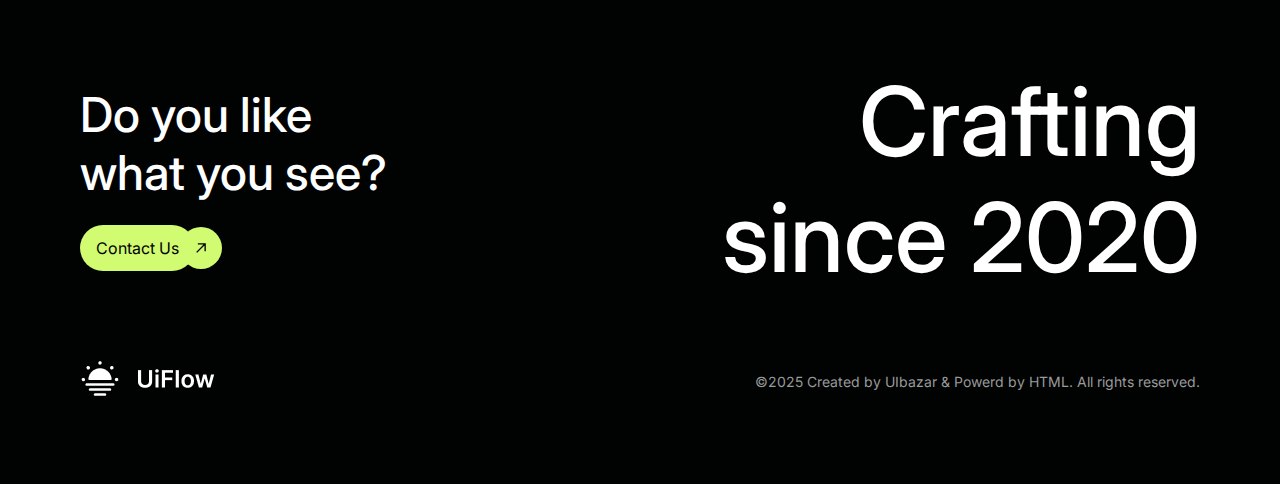
<file: contact.html>
<!DOCTYPE html>
<html lang="en">
<head>
    <meta charset="UTF-8">
    <meta name="viewport" content="width=device-width, initial-scale=1.0">
    <title>UiFlow - Saas Html Template</title>
    <link rel="shortcut icon" href="favicon.ico" type="image/x-icon">
    <!-- Fontawesome CSS -->
    <link rel="stylesheet" href="./css/all.min.css">
    <!-- Swiper Js CSS -->
     <link rel="stylesheet" href="https://cdn.jsdelivr.net/npm/swiper/swiper-bundle.min.css" />
    <!-- Custom Theme CSS -->
    <link rel="stylesheet" href="./css/animation.css">
    <link rel="stylesheet" href="./css/style.css">
</head>
<body>

  <!-- Start of the Header Area -->
  <header id="header" class="header">
      <div class="header__container container">
        <nav class="header__navigation">
          <div class="header__branding">
            <a href="index.html" class="header__logo">
              <img src="./img/Logo-black.png" alt="Website Logo">
            </a>
          </div>
          <div class="header__menu">
            <ul class="menu">
              <li class="menu__item"><a href="index.html" class="menu__link">Home</a></li>
              <li class="menu__item"><a href="services.html" class="menu__link">Services</a></li>
              <li class="menu__item"><a href="work.html" class="menu__link">Work</a></li>
              <li class="menu__item"><a href="about.html" class="menu__link">About</a></li>
              <li class="menu__item"><a href="blog.html" class="menu__link">Blog</a></li>
              <li class="menu__item menu__item--has-dropdown">
                <a href="#" class="menu__link" aria-haspopup="true" aria-expanded="false">All Pages</a>
                <ul class="menu__submenu">
                  <li class="menu__item"><a href="index.html" class="menu__link">Home</a></li>
                  <li class="menu__item"><a href="about.html" class="menu__link">About</a></li>
                  <li class="menu__item"><a href="blog.html" class="menu__link">Blog</a></li>
                  <li class="menu__item"><a href="blog-single.html" class="menu__link">Blog Details</a></li>
                  <li class="menu__item"><a href="services.html" class="menu__link">Services</a></li>
                  <li class="menu__item"><a href="services-single.html" class="menu__link">Services Details</a></li>
                  <li class="menu__item"><a href="work.html" class="menu__link">Work</a></li>
                  <li class="menu__item"><a href="work-single.html" class="menu__link">Work Details</a></li>
                  <li class="menu__item"><a href="Contact.html" class="menu__link">Contact</a></li>
                  <li class="menu__item"><a href="404.html" class="menu__link">404</a></li>
                </ul>
              </li>
              <li class="menu__item"><a href="contact.html" class="menu__link">Contact</a></li> 
            </ul>
          </div>
          <div class="header__actions">
            <div class="btn-wrapper header__btn-wrapper">
            <a href="#" class="btn btn--primary">
              <span>State a project</span>
              <svg xmlns="http://www.w3.org/2000/svg" width="32" height="32" viewBox="0 0 26 26" fill="none">
                <path d="M9.01828 18L8 16.9831L15.5718 9.40808L9.72324 9.40808L9.73629 8L18 8L18 16.266L16.577 16.266L16.5901 10.425L9.01828 18Z" fill="#010202"/>
              </svg>
            </a>
          </div>
            <button class="header__menu-toggle" aria-label="Toggle Menu">☰</button>
          </div>
        </nav>
      </div>
  </header>
  <!-- End of the Header Area -->
    
  <!-- Mobile start navigation -->
  <div id="mobile-nav" class="mobile-nav">
      <div class="mobile-nav__header">
          <div class="mobile-nav__branding">
              <a href="index.html">
                  <img src="./img/Logo-black.png" alt="Mobile Logo" class="mobile-nav__logo">
              </a>
          </div>
          <button class="mobile-nav__close-btn" aria-label="Close Menu">×</button>
      </div>
      <ul class="mobile-nav__menu">
          <li class="mobile-nav__item"><a href="index.html" class="mobile-nav__link">Home</a></li>
          <li class="mobile-nav__item"><a href="./services.html" class="mobile-nav__link">Services</a></li>
          <li class="mobile-nav__item"><a href="./work.html" class="mobile-nav__link">Work</a></li>
          <li class="mobile-nav__item"><a href="./about.html" class="mobile-nav__link">About</a></li>
          <li class="mobile-nav__item"><a href="./blog.html" class="mobile-nav__link">Blog</a></li>
          <li class="mobile-nav__item mobile-nav__item--has-dropdown">
              <a href="#" class="mobile-nav__link" aria-haspopup="true" aria-expanded="false">All Pages</a>
              <ul class="mobile-nav__list">
                  <li class="mobile-nav__item"><a href="./index.html" class="mobile-nav__link">Home</a></li>
                  <li class="mobile-nav__item"><a href="./about.html" class="mobile-nav__link">About</a></li>
                  <li class="mobile-nav__item"><a href="./blog.html" class="mobile-nav__link">Blog</a></li>
                  <li class="mobile-nav__item"><a href="./blog-single.html" class="mobile-nav__link">Blog Details</a></li>
                  <li class="mobile-nav__item"><a href="services.html" class="mobile-nav__link">Services</a></li>
                  <li class="mobile-nav__item"><a href="services-single.html" class="mobile-nav__link">Services Details</a></li>
                  <li class="mobile-nav__item"><a href="work.html" class="mobile-nav__link">Work</a></li>
                  <li class="mobile-nav__item"><a href="work-single.html" class="mobile-nav__link">Work Details</a></li>
                  <li class="mobile-nav__item"><a href="contact.html" class="mobile-nav__link">Contact</a></li>
                  <li class="mobile-nav__item"><a href="404.html" class="mobile-nav__link">404</a></li>
              </ul>
          </li>
          <li class="mobile-nav__item"><a href="contact.html" class="mobile-nav__link">Contact</a></li>
      </ul>
      <div class="mobile-nav__actions">
        <div class="btn-wrapper mobile-nav__btn-wrapper">
            <a href="#" class="btn btn--primary">
              <span>State a project</span>
              <svg xmlns="http://www.w3.org/2000/svg" width="32" height="32" viewBox="0 0 26 26" fill="none">
                <path d="M9.01828 18L8 16.9831L15.5718 9.40808L9.72324 9.40808L9.73629 8L18 8L18 16.266L16.577 16.266L16.5901 10.425L9.01828 18Z" fill="#010202"/>
              </svg>
            </a>
          </div>
      </div>
  </div>
  <!-- Mobile end navigation -->

  <!-- Contact Section Start -->
  <section class="contact">
    <div class="contact__container container">
        <div class="contact__intro">
            <span class="contact__subtitle subtitle">Contact</span>
            <div class="contact__title-wrapper">
                <h1 class="contact__title">It's nice to <br> meet ya</h1>
                <div class="contact__icon">
                    <svg xmlns="http://www.w3.org/2000/svg" width="30" height="30" viewBox="0 0 48 48" fill="none">
                    <path d="M5 8.86946L8.86441 5L37.6493 33.7728L37.6493 11.5483L43 11.5979L43 43L11.5893 43L11.5893 37.5927L33.7849 37.6423L5 8.86946Z" fill="#010202"/>
                    </svg>
                </div>
            </div>
        </div>

        <div class="contact__content">
            <div class="contact__info">
                <p class="contact__desc">For general enquiries, please fill out the form to get in touch. Alternatively, if you know your project details — head over to our project planner for a more refined step-by-step process.
                </p>
                <div class="contact__btn-wrapper btn-wrapper">
                  <a href="#" class="contact__planner-btn btn btn--primary">
                    <span>Go to Project Planner</span>
                    <svg xmlns="http://www.w3.org/2000/svg" width="26" height="26" viewBox="0 0 26 26" fill="none">
                      <path d="M9.01828 18L8 16.9831L15.5718 9.40808L9.72324 9.40808L9.73629 8L18 8L18 16.266L16.577 16.266L16.5901 10.425L9.01828 18Z" fill="#010202"/>
                    </svg>
                  </a>
                </div>
                <p class="contact__email-label">Hate contact forms? <a href="mailto:hello@uiflow.com" class="contact__email">hello@uiflow.com</a></p>
            </div>

            <form class="contact__form">
                <div class="contact__form-group">
                    <input type="text" class="contact__input" placeholder="Full name" required>
                    <input type="email" class="contact__input" placeholder="Email address" required>
                </div>
                <div class="contact__form-group">
                    <input type="text" class="contact__input" placeholder="Phone">
                    <span class="contact__optional">Optional</span>
                </div>
                <textarea class="contact__textarea" rows="10" placeholder="Tell us about your project" required></textarea>
                <p class="contact__disclaimer">By submitting this form I accept the <a href="#" class="contact__link">Privacy Policy</a> of this site.</p>
                <button type="submit" class="contact__submit btn">
                    <div class="contact__btn-wrapper btn-wrapper">
                      <a href="#" class="contact__btn btn btn--primary">
                        <span>Go to Project Planner</span>
                        <svg xmlns="http://www.w3.org/2000/svg" width="26" height="26" viewBox="0 0 26 26" fill="none">
                          <path d="M9.01828 18L8 16.9831L15.5718 9.40808L9.72324 9.40808L9.73629 8L18 8L18 16.266L16.577 16.266L16.5901 10.425L9.01828 18Z" fill="#fff"/>
                        </svg>
                      </a>
                    </div>
                </button>
            </form>
        </div>
    </div>
  </section>
  <!-- Contact Section End -->

  <!-- Studio Start Here -->
  <section class="studio">
    <div class="studio__container container">
      <div class="studio__wrapper">
        <div class="studio__content">
          <h2 class="studio__title title">Our Studio</h2>
          <p class="studio__desc">
            Just a short drive from Durabil city centre, our Studio is in a very convenient location, near two train stations, a motorway, and the east Roundshill road.
          </p>

          <div class="studio__details">
            <div class="studio__address">
              <p class="studio__label">Studio Address</p>
              <div class="studio__location">
                <svg xmlns="http://www.w3.org/2000/svg" width="24" height="24" viewBox="0 0 24 24" fill="none">
                  <path d="M20.6188 8.7C19.5788 4.07 15.5388 2 11.9988 2H11.9888C8.45877 2 4.42877 4.07 3.37877 8.69C2.19877 13.85 5.35877 18.22 8.21877 20.98C9.2325 21.9612 10.588 22.5098 11.9988 22.51C13.3588 22.51 14.7188 22 15.7688 20.98C18.6288 18.22 21.7888 13.86 20.6188 8.7ZM15.2788 9.53L11.2788 13.53C11.1288 13.68 10.9388 13.75 10.7488 13.75C10.5588 13.75 10.3688 13.68 10.2188 13.53L8.71877 12.03C8.57929 11.8889 8.50107 11.6984 8.50107 11.5C8.50107 11.3016 8.57929 11.1111 8.71877 10.97C9.00877 10.68 9.48877 10.68 9.77877 10.97L10.7488 11.94L14.2188 8.47C14.5088 8.18 14.9888 8.18 15.2788 8.47C15.5688 8.76 15.5688 9.24 15.2788 9.53Z" fill="#292D32"/>
                </svg>
                <address class="studio__text">
                  4517 Washington Ave.<br>
                  Manchester,<br>
                  Kentucky 39495
                </address>
              </div>
            </div>

            <div class="studio__socials">
              <p class="studio__label">Follow us</p>
              <div class="studio__icons">
                <a href="#" class="studio__social studio__social--facebook">f</a>
                <a href="#" class="studio__social studio__social--linkedin">in</a>
                <a href="#" class="studio__social studio__social--x">x</a>
              </div>
            </div>
          </div>

            <a href="#" class="studio__button btn btn--secondary">
              <span class="studio__button-text">Get directions</span>
              <svg xmlns="http://www.w3.org/2000/svg" width="26" height="26" viewBox="0 0 26 26" fill="none">
                <path d="M9.01828 18L8 16.9831L15.5718 9.40808L9.72324 9.40808L9.73629 8L18 8L18 16.266L16.577 16.266L16.5901 10.425L9.01828 18Z" fill="#fff"/>
              </svg>
            </a>
        </div>

        <div class="studio__image-wrapper">
          <img src="./img/studio-1.png" alt="Studio interior" class="studio__image">
        </div>
      </div>
    </div>
  </section>
  <!-- Studio End Here -->

  <!-- Faq Start Here -->
  <section class="faq">
    <div class="faq__container container">
      <div class="faq__content">
        <div class="faq__title-wrap">
          <span class="faq__label subtitle">FAQ</span>
          <h2 class="faq__heading title">The answers to your questions.</h2>
          <a href="#" class="faq__chat-btn btn btn--primary">
            <span>Let's chat</span>
            <svg xmlns="http://www.w3.org/2000/svg" width="26" height="26" viewBox="0 0 26 26" fill="none">
              <path d="M9.01828 18L8 16.9831L15.5718 9.40808L9.72324 9.40808L9.73629 8L18 8L18 16.266L16.577 16.266L16.5901 10.425L9.01828 18Z" fill="#010202"/>
            </svg>
          </a>
        </div>

        <div class="faq__items">
          <div class="faq__item">
            <div class="faq__question">
              What services does AirSpark offer?
              <div class="faq__icon-wrap">
                <svg xmlns="http://www.w3.org/2000/svg" width="26" height="26" viewBox="0 0 26 26" fill="none">
                  <path d="M12.2802 6.64896L13.7193 6.64802L13.7216 17.3584L17.8571 13.2228L18.8435 14.2277L13.0002 20.0711L7.1553 14.2261L8.16149 13.2199L12.2824 17.3593L12.2802 6.64896Z" fill="white"/>
                </svg>
              </div>
            </div>
            <div class="faq__answer">
              AirSpark specializes in web design, branding, eCommerce, digital marketing, and organic SEO. We also offer UI/UX design, wireframes, and comprehensive research and development services.
            </div>
          </div>

          <div class="faq__item">
            <div class="faq__question">
              How can I request a quote?
              <div class="faq__icon-wrap">
                <svg xmlns="http://www.w3.org/2000/svg" width="26" height="26" viewBox="0 0 26 26" fill="none">
                  <path d="M12.2802 6.64896L13.7193 6.64802L13.7216 17.3584L17.8571 13.2228L18.8435 14.2277L13.0002 20.0711L7.1553 14.2261L8.16149 13.2199L12.2824 17.3593L12.2802 6.64896Z" fill="white"/>
                </svg>
              </div>
            </div>
            <div class="faq__answer">
              You can request a quote by filling out the contact form on our website or by reaching out via email or phone.
            </div>
          </div>

          <div class="faq__item">
            <div class="faq__question">
              Do you work with international clients?
              <div class="faq__icon-wrap">
                <svg xmlns="http://www.w3.org/2000/svg" width="26" height="26" viewBox="0 0 26 26" fill="none">
                  <path d="M12.2802 6.64896L13.7193 6.64802L13.7216 17.3584L17.8571 13.2228L18.8435 14.2277L13.0002 20.0711L7.1553 14.2261L8.16149 13.2199L12.2824 17.3593L12.2802 6.64896Z" fill="white"/>
                </svg>
              </div>
            </div>
            <div class="faq__answer">
              Yes, we work with clients from around the world. We are experienced in managing remote collaborations and delivering high-quality work globally.
            </div>
          </div>

          <div class="faq__item">
            <div class="faq__question">
              What platforms do you develop on?
              <div class="faq__icon-wrap">
                <svg xmlns="http://www.w3.org/2000/svg" width="26" height="26" viewBox="0 0 26 26" fill="none">
                  <path d="M12.2802 6.64896L13.7193 6.64802L13.7216 17.3584L17.8571 13.2228L18.8435 14.2277L13.0002 20.0711L7.1553 14.2261L8.16149 13.2199L12.2824 17.3593L12.2802 6.64896Z" fill="white"/>
                </svg>
              </div>
            </div>
            <div class="faq__answer">
              We develop on platforms like WordPress, Shopify, Webflow, and also build custom solutions using MERN stack, Laravel, and more.
            </div>
          </div>

          <div class="faq__item">
            <div class="faq__question">
              How long does a typical project take?
              <div class="faq__icon-wrap">
                <svg xmlns="http://www.w3.org/2000/svg" width="26" height="26" viewBox="0 0 26 26" fill="none">
                  <path d="M12.2802 6.64896L13.7193 6.64802L13.7216 17.3584L17.8571 13.2228L18.8435 14.2277L13.0002 20.0711L7.1553 14.2261L8.16149 13.2199L12.2824 17.3593L12.2802 6.64896Z" fill="white"/>
                </svg>
              </div>
            </div>
            <div class="faq__answer">
              Project timelines vary depending on complexity, but most projects are completed within 2 to 6 weeks.
            </div>
          </div>

          <div class="faq__item">
            <div class="faq__question">
              What makes AirSpark different from others?
              <div class="faq__icon-wrap">
                <svg xmlns="http://www.w3.org/2000/svg" width="26" height="26" viewBox="0 0 26 26" fill="none">
                  <path d="M12.2802 6.64896L13.7193 6.64802L13.7216 17.3584L17.8571 13.2228L18.8435 14.2277L13.0002 20.0711L7.1553 14.2261L8.16149 13.2199L12.2824 17.3593L12.2802 6.64896Z" fill="white"/>
                </svg>
              </div>
            </div>
            <div class="faq__answer">
              AirSpark stands out for its personalized service, modern design standards, results-driven strategy, and a commitment to building lasting client relationships.
            </div>
          </div>
        </div>
      </div>
    </div>
  </section>
  <!-- Faq End Here -->

  <!-- Footer Start Here -->
  <footer class="footer">
    <div class="container footer__container">

      <div class="footer__top">
        <div class="footer__nav">
          <h3 class="footer__nav-title">Index</h3>
          <ul class="footer__nav-list">
            <li class="footer__nav-item"><a class="footer__nav-link" href="">Home</a></li>
            <li class="footer__nav-item"><a class="footer__nav-link" href="">Work</a></li>
            <li class="footer__nav-item"><a class="footer__nav-link" href="">Work Single (CMS)</a></li>
            <li class="footer__nav-item"><a class="footer__nav-link" href="">Contact</a></li>
            <li class="footer__nav-item"><a class="footer__nav-link" href="">Start a project</a></li>
          </ul>
        </div>
        <div class="footer__nav">
          <h3 class="footer__nav-title">Services</h3>
          <ul class="footer__nav-list">
            <li class="footer__nav-item"><a class="footer__nav-link" href="">Services</a></li>
            <li class="footer__nav-item"><a class="footer__nav-link" href="">Services Single (CMS)</a></li>
          </ul>
        </div>
        <div class="footer__nav">
          <h3 class="footer__nav-title">Blog </h3>
          <ul class="footer__nav-list">
            <li class="footer__nav-item"><a class="footer__nav-link" href="">Blog </a></li>
            <li class="footer__nav-item"><a class="footer__nav-link" href="blog-single.html">Blog Single (CMS)</a></li>
          </ul>
        </div>
        <div class="footer__nav">
          <h3 class="footer__nav-title">About </h3>
          <ul class="footer__nav-list">
            <li class="footer__nav-item"><a class="footer__nav-link" href="">About Us </a></li>
            <li class="footer__nav-item"><a class="footer__nav-link" href="">Meet the team</a></li>
            <li class="footer__nav-item"><a class="footer__nav-link" href="">Culture</a></li>
            <li class="footer__nav-item"><a class="footer__nav-link" href="">Testimonials</a></li>
          </ul>
        </div>
        <div class="footer__nav">
          <h3 class="footer__nav-title">Utility</h3>
          <ul class="footer__nav-list">
            <li class="footer__nav-item"><a class="footer__nav-link" href="">404 not found</a></li>
            <li class="footer__nav-item"><a class="footer__nav-link" href="">Licences</a></li>
            <li class="footer__nav-item"><a class="footer__nav-link" href="">Privacy Policy</a></li>
            <li class="footer__nav-item"><a class="footer__nav-link" href="">Terms of Services</a></li>
          </ul>
        </div>
      </div>

      <div class="footer__middle">
        <div class="footer__cta">
          <h3 class="footer__cta-text">Do you like what you see?</h3>
          <div class="btn-wrapper footer__btn-wrapper">
            <a href="#" class="btn btn--primary">
              <span>Contact Us</span>
              <svg xmlns="http://www.w3.org/2000/svg" width="26" height="26" viewBox="0 0 26 27" fill="none">
                <path d="M9.01828 18.5439L8 17.527L15.5718 9.95203L9.72324 9.95203L9.73629 8.54395L18 8.54395L18 16.8099L16.577 16.8099L16.5901 10.969L9.01828 18.5439Z" fill="#010202"/>
              </svg>
            </a>
          </div>
        </div>
        <div class="footer__heading">
          <h3>Crafting since 2020</h3>
        </div>
      </div>

      <div class="footer__bottom">
        <div class="footer__logo">
          <img src="./img/logo-white.png" alt="Logo" >
        </div>
        <div class="footer__copyright">
          <p>&copy;2025 Created by UIbazar & Powerd by HTML.  All rights reserved.</p>
        </div>
      </div>

      <!-- Back to Top -->
      <div class="footer__back-top">
        <a class="footer__back-top-link" href="">Take me up again 👆</a>
      </div>

      <!-- Social Link -->
      <div class="footer__social-links">
        <a href="#" class="footer__social-link">
          <svg xmlns="http://www.w3.org/2000/svg" width="24" height="25" viewBox="0 0 24 25" fill="none">
            <path d="M22 12.8463C22 7.28967 17.5229 2.78516 12 2.78516C6.47715 2.78516 2 7.28967 2 12.8463C2 17.868 5.65684 22.0304 10.4375 22.7852V15.7546H7.89844V12.8463H10.4375V10.6297C10.4375 8.10812 11.9305 6.71528 14.2146 6.71528C15.3088 6.71528 16.4531 6.91179 16.4531 6.91179V9.38777H15.1922C13.95 9.38777 13.5625 10.1634 13.5625 10.9591V12.8463H16.3359L15.8926 15.7546H13.5625V22.7852C18.3432 22.0304 22 17.8682 22 12.8463Z" fill="#010202"/>
          </svg>
        </a>
        <a href="#" class="footer__social-link">
          <svg xmlns="http://www.w3.org/2000/svg" width="24" height="25" viewBox="0 0 24 25" fill="none">
            <path fill-rule="evenodd" clip-rule="evenodd" d="M4.5 3.78516C3.67157 3.78516 3 4.45673 3 5.28516V20.2852C3 21.1136 3.67157 21.7852 4.5 21.7852H19.5C20.3284 21.7852 21 21.1136 21 20.2852V5.28516C21 4.45673 20.3284 3.78516 19.5 3.78516H4.5ZM8.52076 7.78788C8.52639 8.74413 7.81061 9.33335 6.96123 9.32913C6.16107 9.32491 5.46357 8.68788 5.46779 7.78929C5.47201 6.94413 6.13998 6.26491 7.00764 6.2846C7.88795 6.30429 8.52639 6.94976 8.52076 7.78788ZM12.2797 10.5469H9.75971H9.7583V19.1068H12.4217V18.9071C12.4217 18.5272 12.4214 18.1472 12.4211 17.7671C12.4203 16.7533 12.4194 15.7384 12.4246 14.7249C12.426 14.4788 12.4372 14.2229 12.5005 13.988C12.7381 13.1105 13.5271 12.5438 14.4074 12.6831C14.9727 12.7716 15.3467 13.0993 15.5042 13.6323C15.6013 13.9655 15.6449 14.3241 15.6491 14.6715C15.6605 15.7191 15.6589 16.7667 15.6573 17.8144C15.6567 18.1842 15.6561 18.5542 15.6561 18.924V19.1054H18.328V18.9001C18.328 18.4481 18.3278 17.9962 18.3275 17.5443C18.327 16.4148 18.3264 15.2853 18.3294 14.1554C18.3308 13.6449 18.276 13.1415 18.1508 12.6479C17.9638 11.9138 17.5771 11.3063 16.9485 10.8676C16.5027 10.5553 16.0133 10.3543 15.4663 10.3318C15.404 10.3292 15.3412 10.3258 15.2781 10.3224C14.9984 10.3072 14.7141 10.2919 14.4467 10.3458C13.6817 10.4991 13.0096 10.8493 12.5019 11.4666C12.4429 11.5374 12.3852 11.6093 12.2991 11.7166L12.2797 11.7409V10.5469ZM5.68164 19.1096H8.33242V10.5525H5.68164V19.1096Z" fill="#010202"/>
          </svg>
        </a>
        <a href="#" class="footer__social-link">
          <svg xmlns="http://www.w3.org/2000/svg" width="24" height="25" viewBox="0 0 24 25" fill="none">
            <path d="M17.1761 4.78516H19.9362L13.9061 11.5626L21 20.7852H15.4456L11.0951 15.1918L6.11723 20.7852H3.35544L9.80517 13.536L3 4.78516H8.69545L12.6279 9.89778L17.1761 4.78516ZM16.2073 19.1606H17.7368L7.86441 6.32444H6.2232L16.2073 19.1606Z" fill="#010202"/>
          </svg>
        </a>
        <a href="#" class="footer__social-link">
          <svg xmlns="http://www.w3.org/2000/svg" width="24" height="25" viewBox="0 0 24 25" fill="none">
            <path d="M12 1.54353C9.11346 1.5142 6.33338 2.63214 4.27073 4.65166C2.20809 6.67117 1.03166 9.42702 1 12.3135C1.01112 14.5947 1.74494 16.8137 3.09606 18.6517C4.44718 20.4897 6.34608 21.8522 8.52 22.5435C9.07 22.6435 9.27 22.3135 9.27 22.0235V20.1935C6.21 20.8435 5.56 18.7535 5.56 18.7535C5.3563 18.0974 4.92323 17.5366 4.34 17.1735C3.34 16.5135 4.42 16.5235 4.42 16.5235C4.76565 16.5697 5.09635 16.6936 5.38731 16.8858C5.67826 17.0781 5.92192 17.3337 6.1 17.6335C6.41033 18.1717 6.91953 18.5664 7.51801 18.7329C8.11649 18.8993 8.75639 18.8242 9.3 18.5235C9.35591 17.9759 9.60389 17.4658 10 17.0835C7.56 16.8135 5 15.8935 5 11.7635C4.97818 10.6862 5.37624 9.64264 6.11 8.85353C5.77583 7.9286 5.81529 6.90984 6.22 6.01353C6.22 6.01353 7.15 5.72353 9.22 7.11353C11.0219 6.63337 12.9181 6.63337 14.72 7.11353C16.82 5.72353 17.72 6.01353 17.72 6.01353C18.1247 6.90984 18.1642 7.9286 17.83 8.85353C18.5808 9.62818 19.0005 10.6647 19 11.7435C19 15.8835 16.42 16.7935 14 17.0635C14.265 17.3208 14.4697 17.6336 14.5994 17.9794C14.729 18.3252 14.7805 18.6955 14.75 19.0635V22.0135C14.75 22.3635 14.95 22.6435 15.5 22.5335C17.6678 21.8379 19.5603 20.4751 20.9072 18.6397C22.2541 16.8042 22.9866 14.5901 23 12.3135C22.9683 9.42702 21.7919 6.67117 19.7293 4.65166C17.6666 2.63214 14.8865 1.5142 12 1.54353Z" fill="#010202"/>
          </svg>
        </a>
        <a href="#" class="footer__social-link">
          <svg xmlns="http://www.w3.org/2000/svg" width="24" height="25" viewBox="0 0 24 25" fill="none">
            <path d="M14.7599 11.7325C14.6207 11.732 14.4828 11.7605 14.3552 11.8163C14.2277 11.8721 14.1131 11.9539 14.019 12.0565C13.9248 12.1591 13.8532 12.2802 13.8086 12.4122C13.764 12.5441 13.7474 12.6838 13.7599 12.8225H15.8199C15.8332 12.6786 15.8152 12.5336 15.767 12.3973C15.7189 12.2611 15.6418 12.1369 15.5411 12.0333C15.4403 11.9297 15.3183 11.8492 15.1835 11.7973C15.0486 11.7453 14.9041 11.7233 14.7599 11.7325Z" fill="#010202"/>
            <path d="M9.49001 12.8438H8.26001V14.7837H9.26001C10.26 14.7837 10.7 14.4537 10.7 13.7837C10.7 13.1137 10.24 12.8438 9.49001 12.8438Z" fill="#010202"/>
            <path d="M10.36 11.0629C10.36 10.5329 10.01 10.2129 9.41001 10.2129H8.26001V11.9529H9.11001C10 11.9529 10.36 11.6329 10.36 11.0629Z" fill="#010202"/>
            <path d="M12 2.54297C10.0222 2.54297 8.08879 3.12946 6.4443 4.22827C4.79981 5.32709 3.51809 6.88887 2.76121 8.71613C2.00433 10.5434 1.8063 12.5541 2.19215 14.4939C2.578 16.4337 3.53041 18.2155 4.92894 19.614C6.32746 21.0126 8.10929 21.965 10.0491 22.3508C11.9889 22.7367 13.9996 22.5386 15.8268 21.7818C17.6541 21.0249 19.2159 19.7432 20.3147 18.0987C21.4135 16.4542 22 14.5208 22 12.543C22 11.2297 21.7413 9.92939 21.2388 8.71613C20.7363 7.50288 19.9997 6.40049 19.0711 5.4719C18.1425 4.54332 17.0401 3.80672 15.8268 3.30417C14.6136 2.80163 13.3132 2.54297 12 2.54297ZM9.7 15.743H7V9.24297H9.7C10.87 9.24297 11.64 9.85297 11.64 10.843C11.6538 11.1756 11.5486 11.5022 11.3434 11.7643C11.1381 12.0263 10.8462 12.2067 10.52 12.273C10.7267 12.2778 10.9303 12.3247 11.1183 12.4109C11.3063 12.4971 11.4747 12.6207 11.6132 12.7742C11.7518 12.9277 11.8575 13.1079 11.924 13.3037C11.9905 13.4995 12.0164 13.7068 12 13.913C12 15.073 11 15.743 9.7 15.743ZM13.25 9.74297H16.25V10.243H13.25V9.74297ZM17 13.593H13.7V13.733C13.6828 13.8849 13.6984 14.0388 13.7457 14.1842C13.793 14.3297 13.8709 14.4633 13.9742 14.576C14.0775 14.6888 14.2037 14.7781 14.3445 14.838C14.4852 14.8978 14.6371 14.9268 14.79 14.923C15.0047 14.9563 15.2241 14.9109 15.4079 14.7951C15.5917 14.6793 15.7274 14.501 15.79 14.293H17C16.8923 14.773 16.6114 15.1965 16.211 15.4824C15.8107 15.7684 15.319 15.8967 14.83 15.843C14.5175 15.8745 14.2018 15.8372 13.9052 15.7337C13.6086 15.6301 13.3384 15.4628 13.1134 15.2436C12.8884 15.0243 12.7142 14.7584 12.6031 14.4646C12.4919 14.1708 12.4465 13.8562 12.47 13.543V13.103C12.4488 12.7994 12.4934 12.4949 12.6009 12.2103C12.7084 11.9256 12.8762 11.6676 13.0928 11.4538C13.3093 11.2401 13.5696 11.0758 13.8556 10.972C14.1417 10.8683 14.4468 10.8277 14.75 10.853C15.0522 10.8336 15.3551 10.8792 15.6382 10.9867C15.9213 11.0942 16.1781 11.2611 16.3913 11.4762C16.6045 11.6913 16.7691 11.9496 16.8741 12.2336C16.9791 12.5177 17.0221 12.8209 17 13.123V13.593Z" fill="#010202"/>
          </svg>
        </a>
      </div>

    </div>
  </footer>
  <!-- Footer End Here -->

  <!-- Swiper Js -->
  <script src="https://cdn.jsdelivr.net/npm/swiper/swiper-bundle.min.js"></script>
  <!-- Custom Theme JS -->
  <script src="./js/script.js"></script>
</body>
</html>
</file>
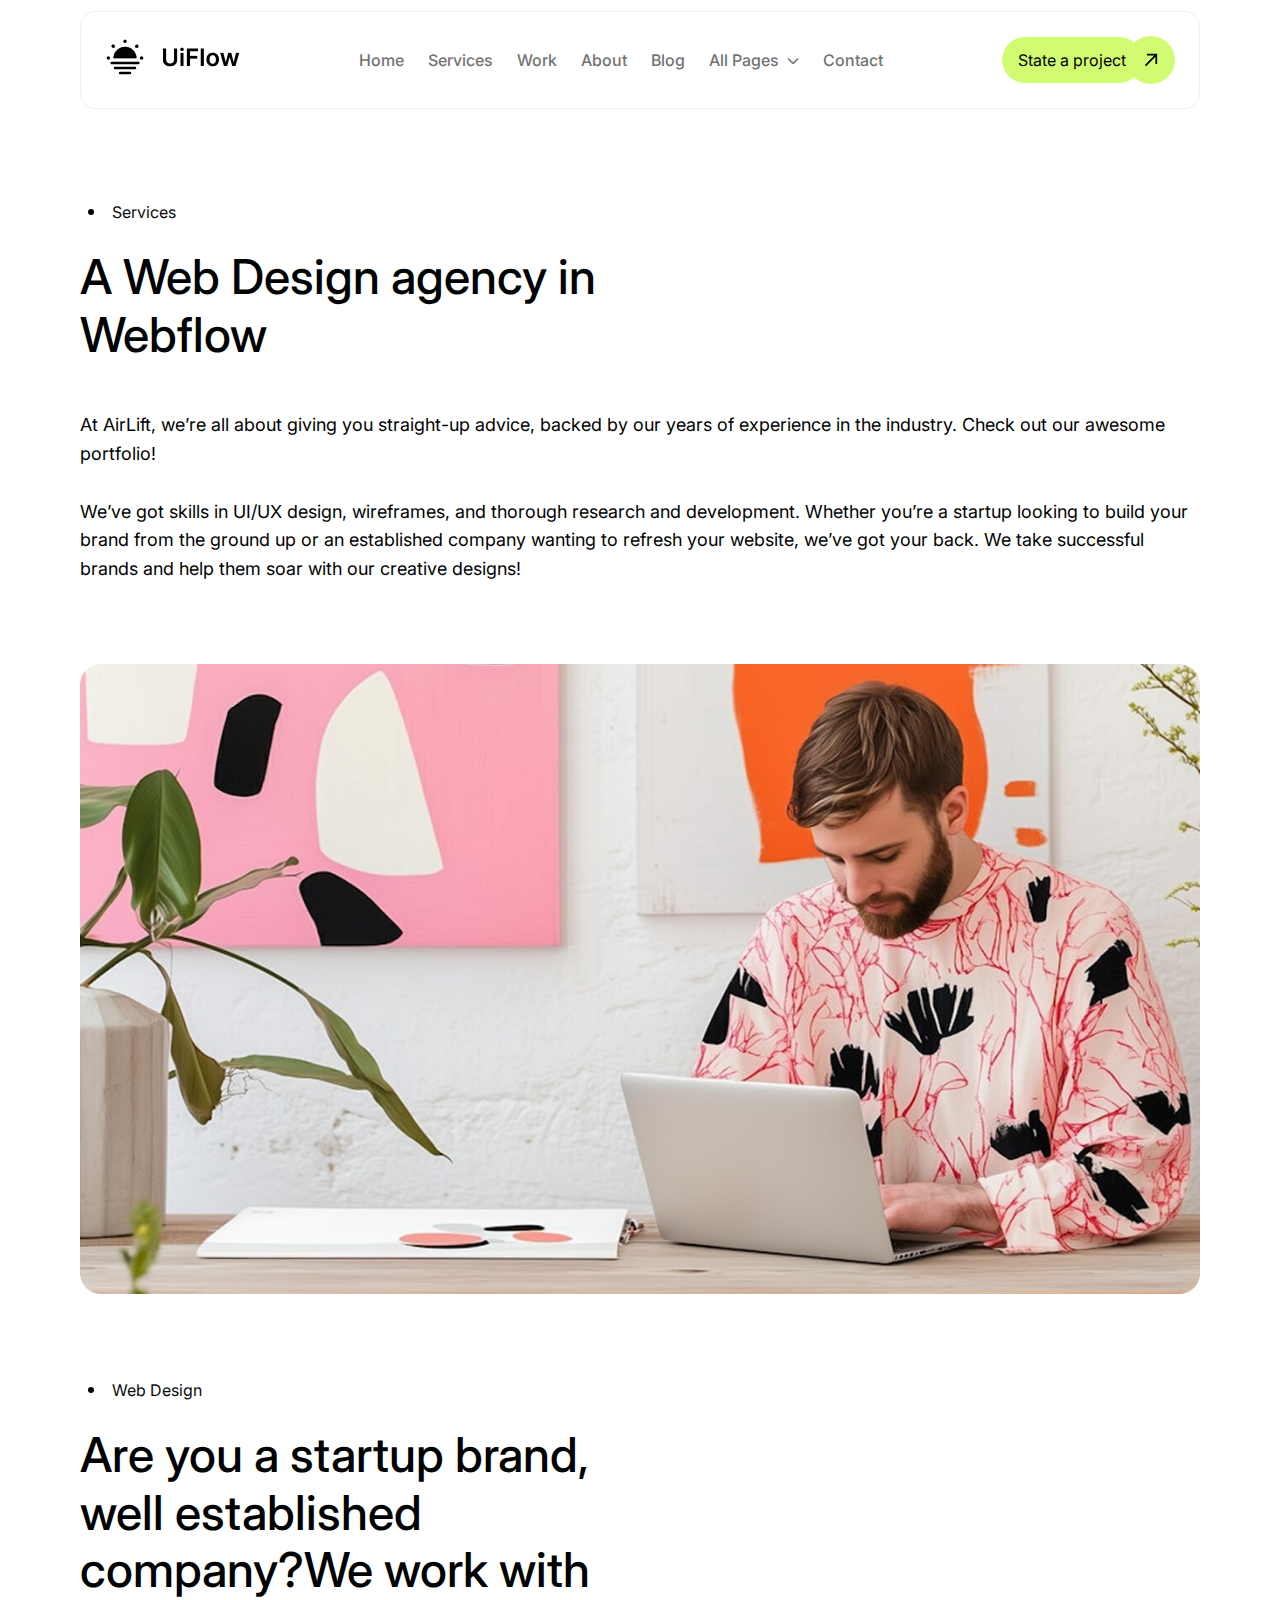
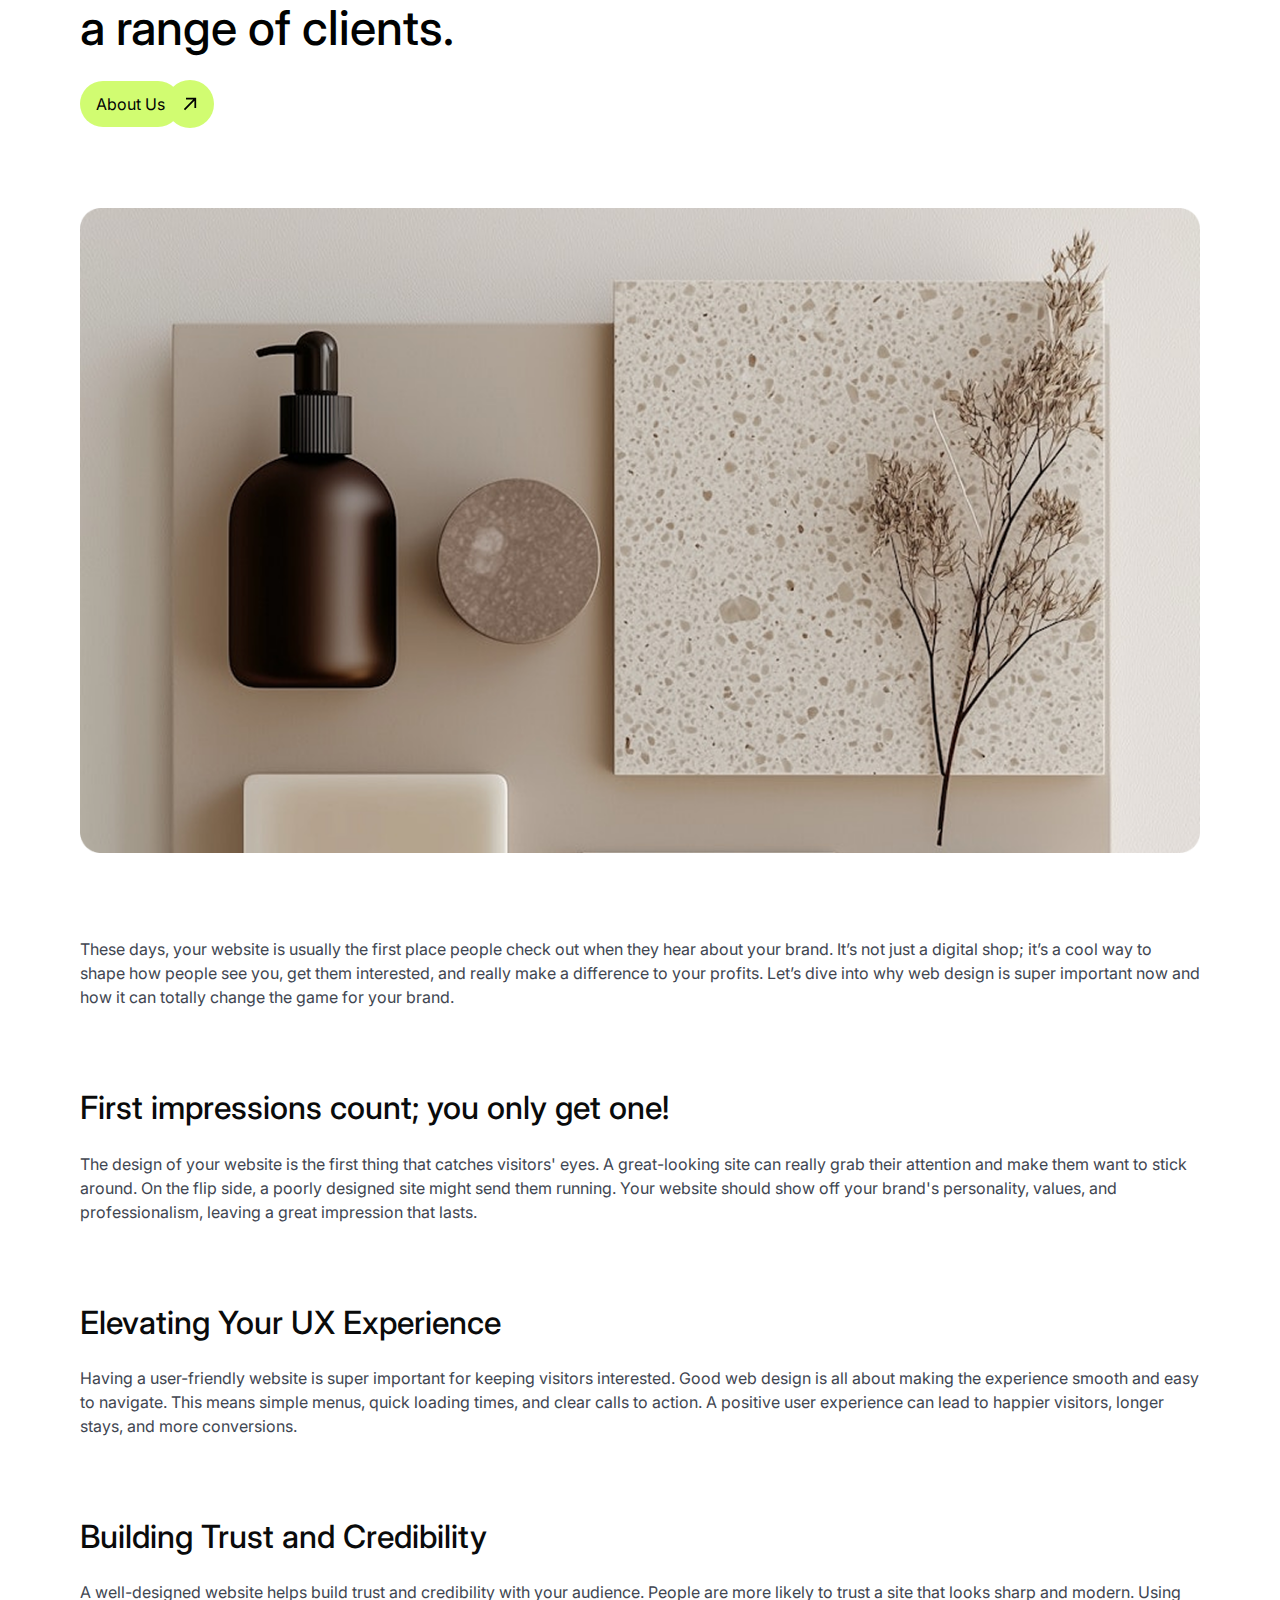
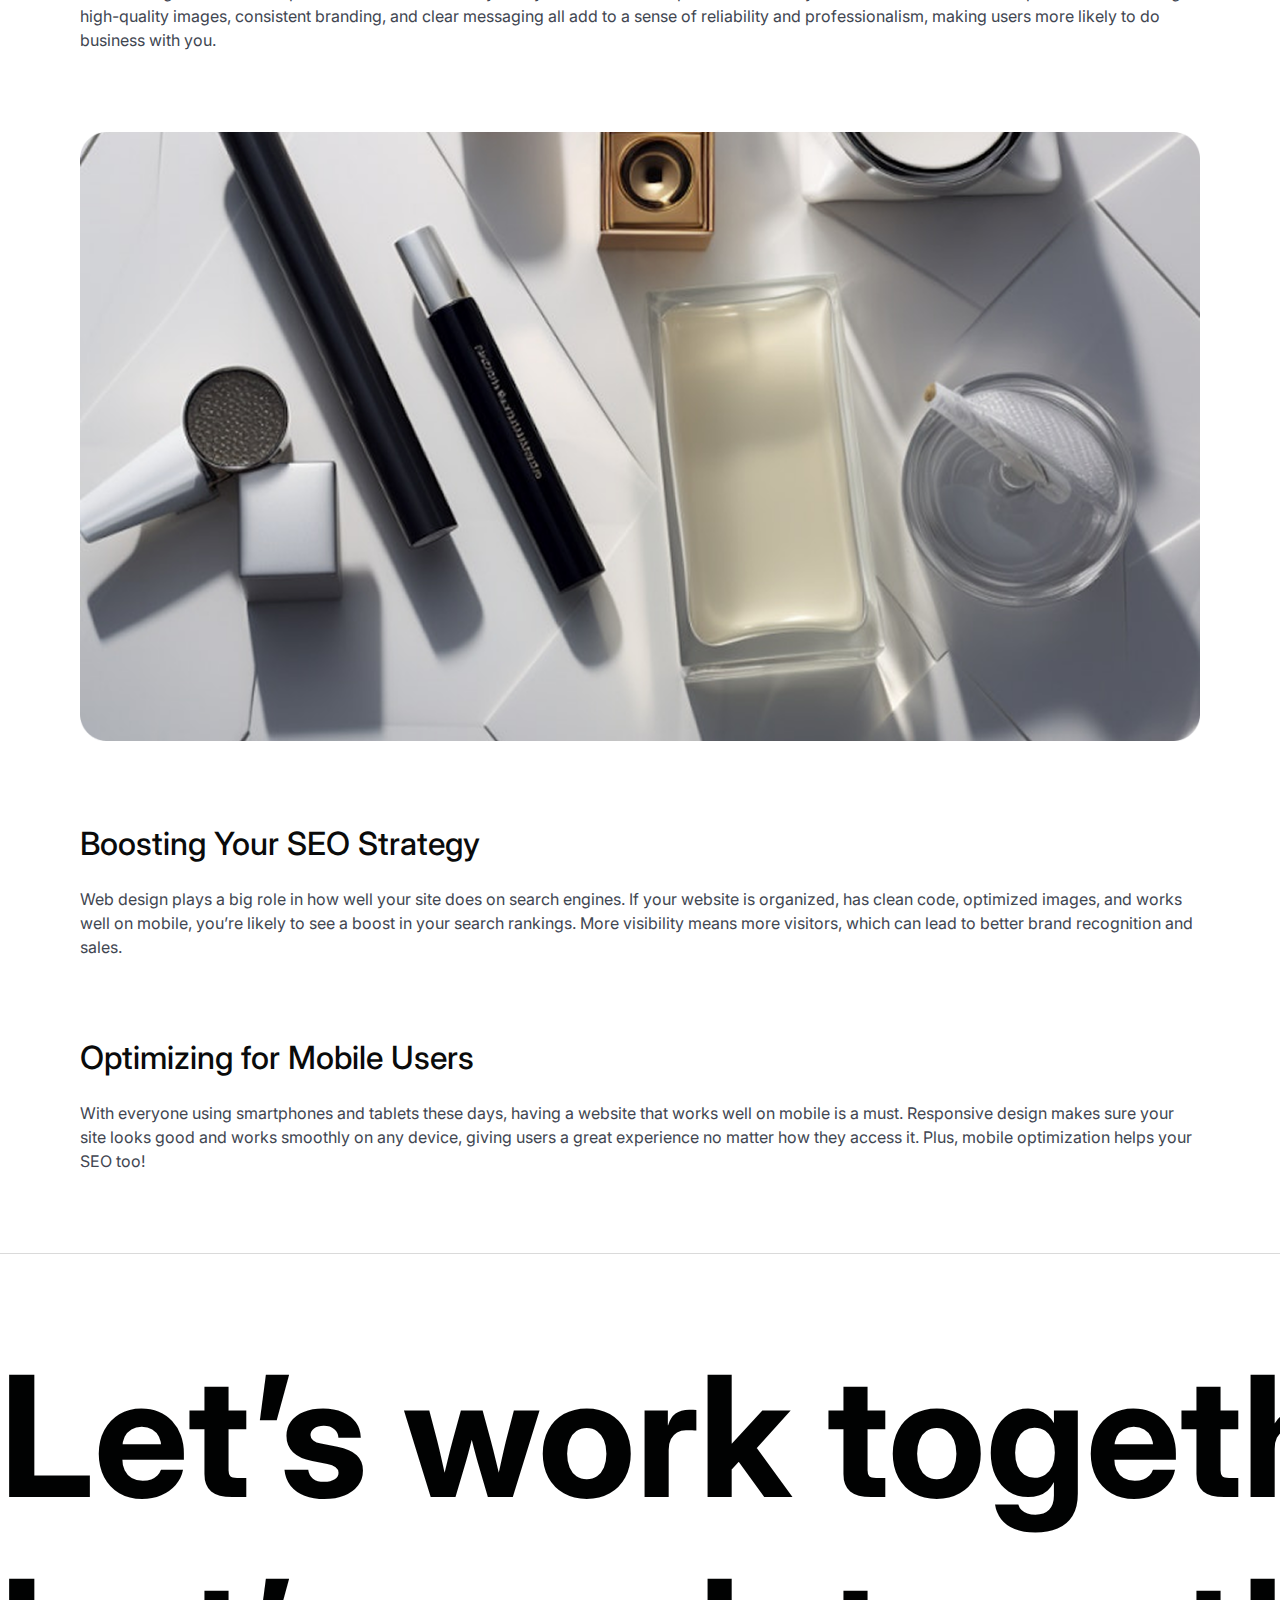
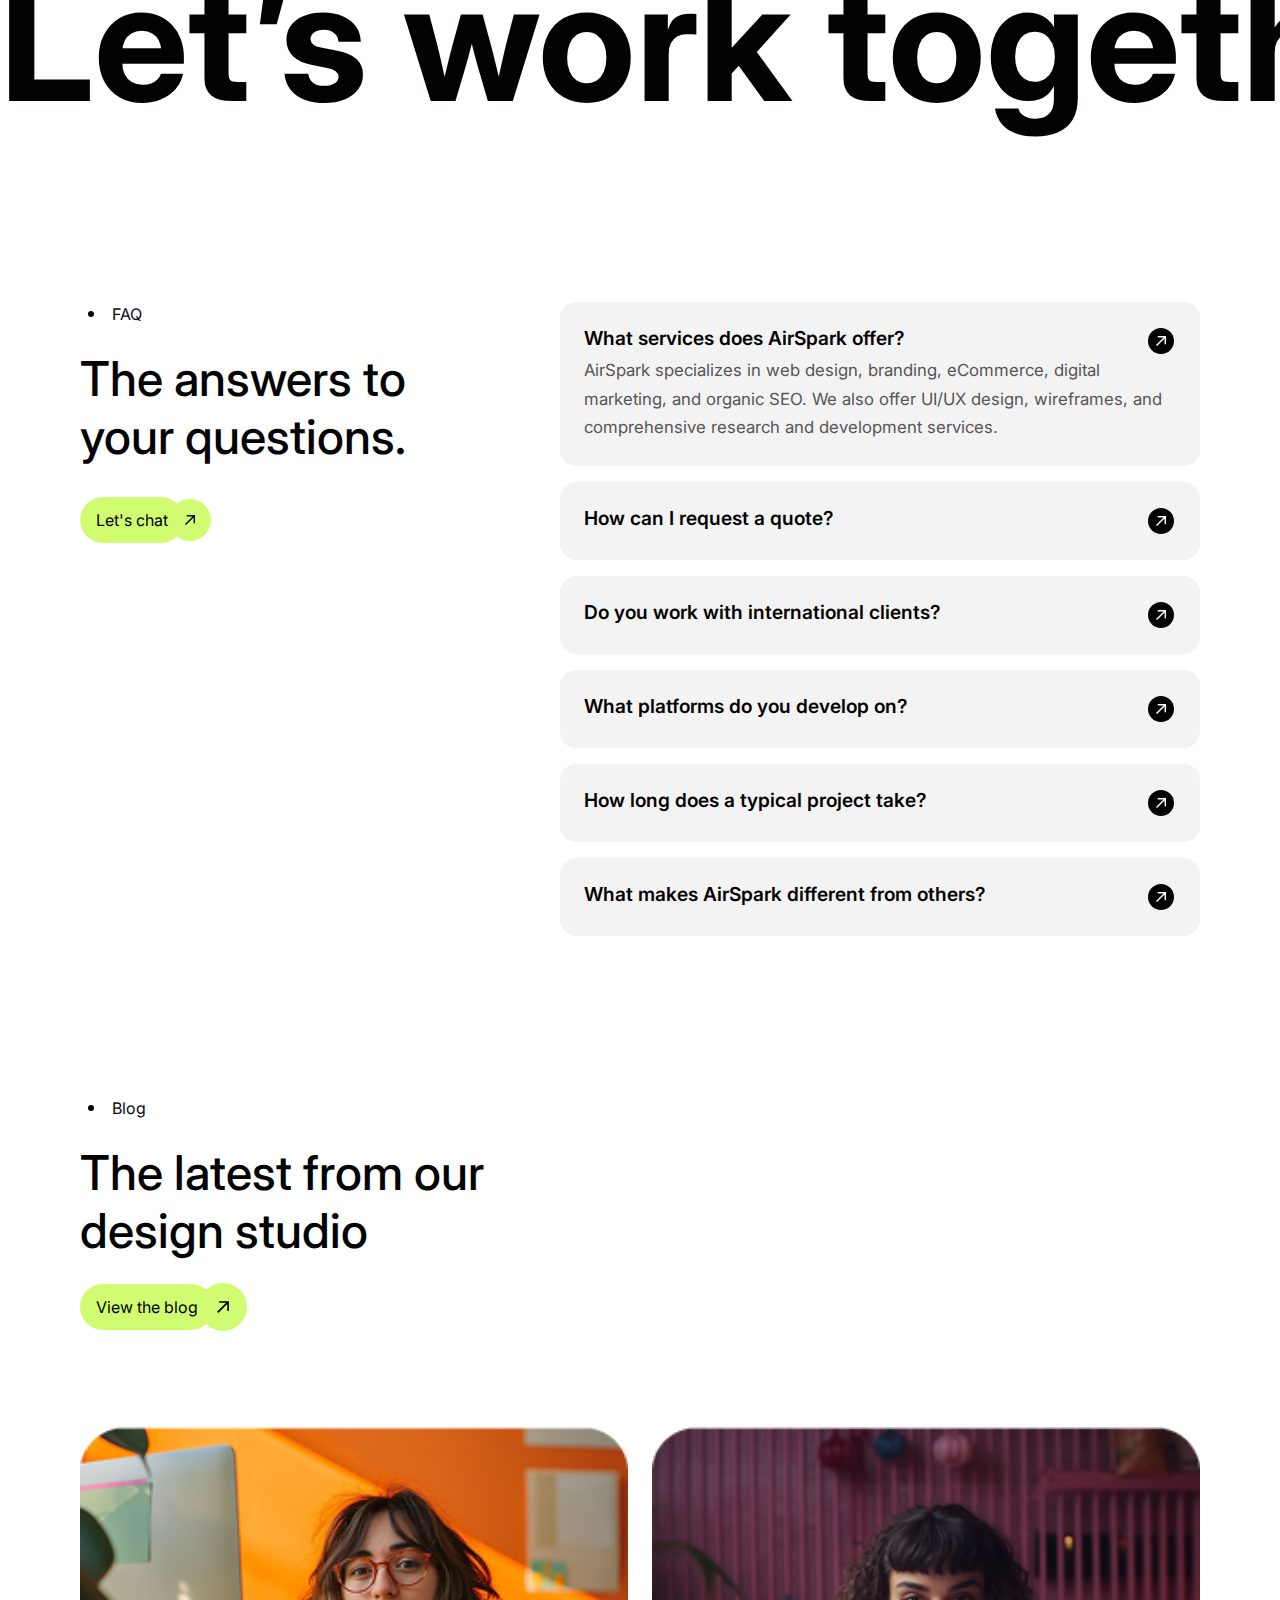
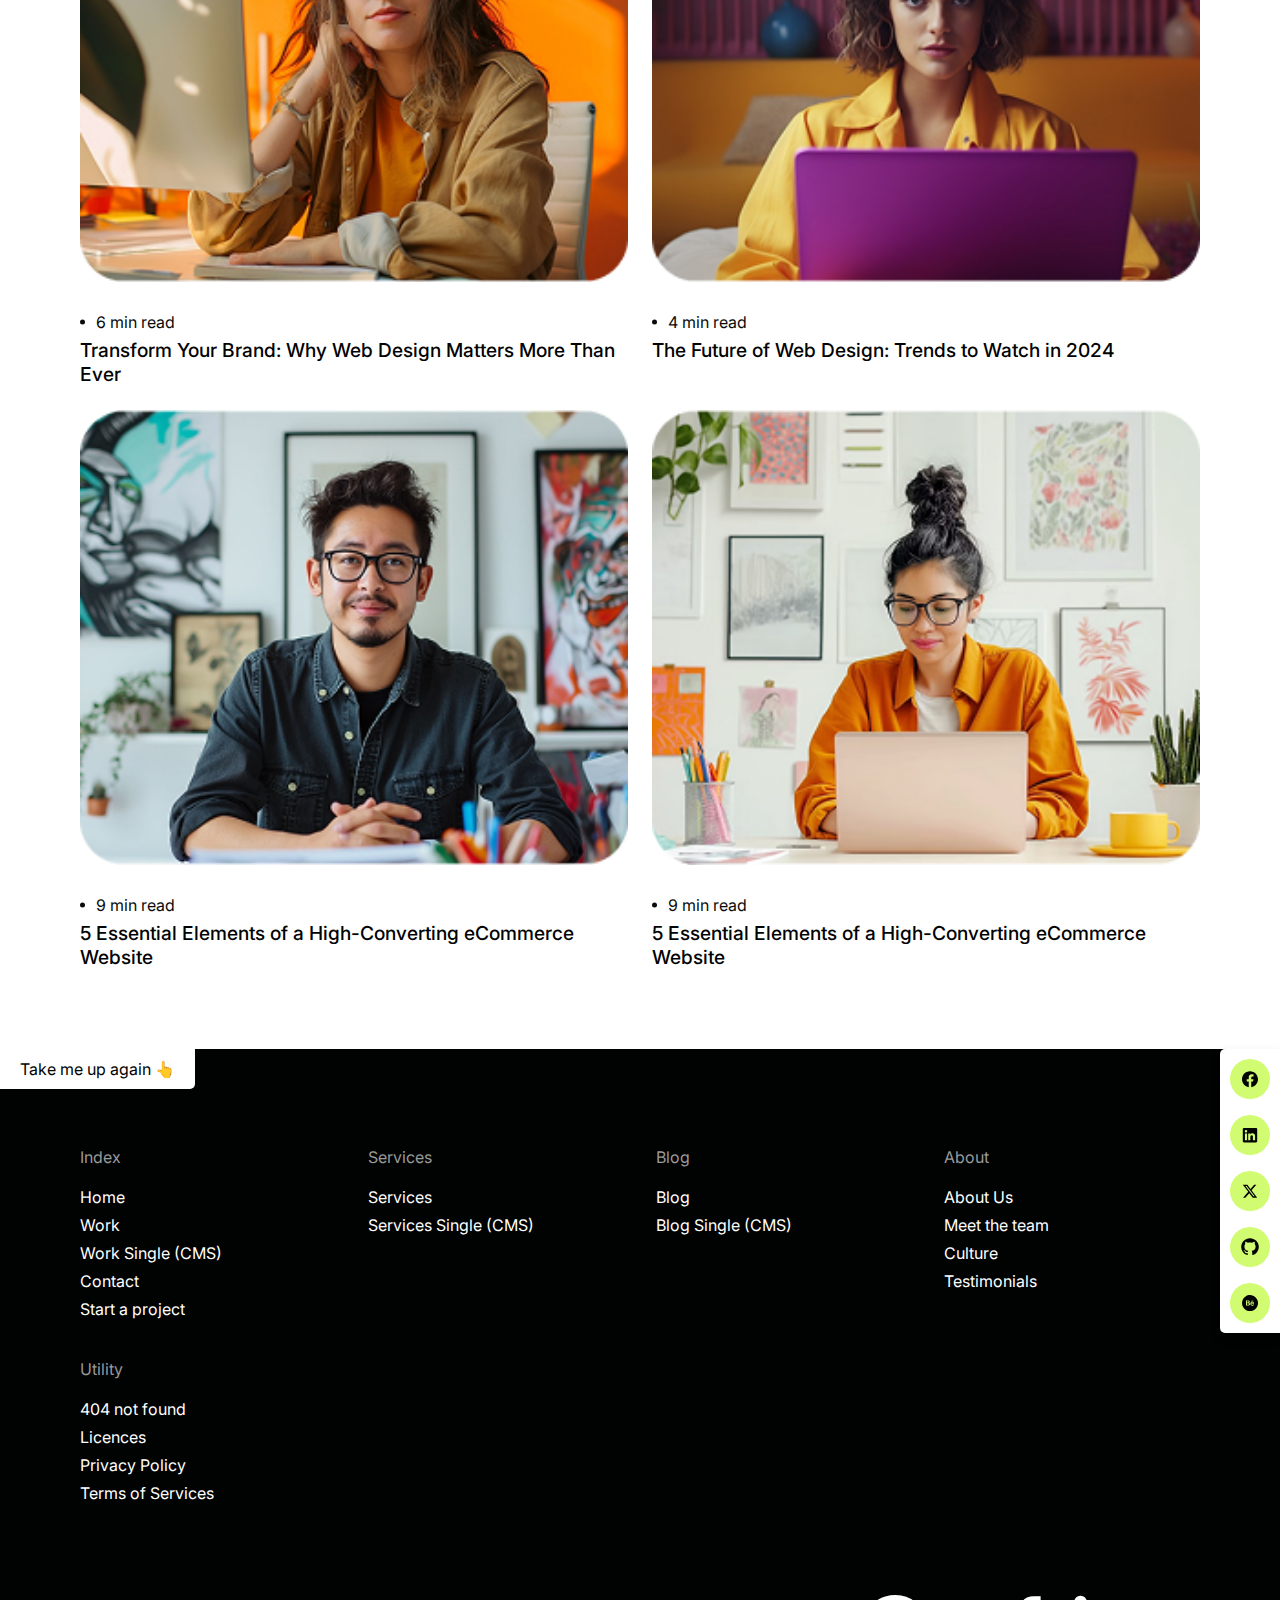
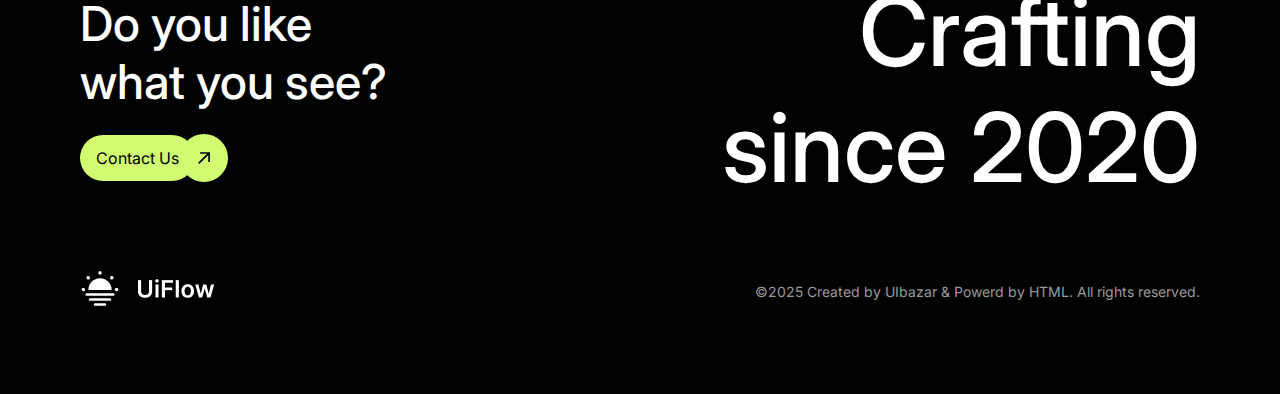
<file: services-single.html>
<!DOCTYPE html>
<html lang="en">
<head>
    <meta charset="UTF-8">
    <meta name="viewport" content="width=device-width, initial-scale=1.0">
    <title>UiFlow - Saas Html Template</title>
    <link rel="shortcut icon" href="favicon.ico" type="image/x-icon">
    <!-- Fontawesome CSS -->
    <link rel="stylesheet" href="./css/all.min.css">
    <!-- Swiper Js CSS -->
     <link rel="stylesheet" href="https://cdn.jsdelivr.net/npm/swiper/swiper-bundle.min.css" />
    <!-- Custom Theme CSS -->
    <link rel="stylesheet" href="./css/animation.css">
    <link rel="stylesheet" href="./css/style.css">
</head>
<body>

  <!-- Start of the Header Area -->
  <header id="header" class="header">
      <div class="header__container container">
        <nav class="header__navigation">
          <div class="header__branding">
            <a href="index.html" class="header__logo">
              <img src="./img/Logo-black.png" alt="Website Logo">
            </a>
          </div>
          <div class="header__menu">
            <ul class="menu">
              <li class="menu__item"><a href="index.html" class="menu__link">Home</a></li>
              <li class="menu__item"><a href="services.html" class="menu__link">Services</a></li>
              <li class="menu__item"><a href="work.html" class="menu__link">Work</a></li>
              <li class="menu__item"><a href="about.html" class="menu__link">About</a></li>
              <li class="menu__item"><a href="blog.html" class="menu__link">Blog</a></li>
              <li class="menu__item menu__item--has-dropdown">
                <a href="#" class="menu__link" aria-haspopup="true" aria-expanded="false">All Pages</a>
                <ul class="menu__submenu">
                  <li class="menu__item"><a href="index.html" class="menu__link">Home</a></li>
                  <li class="menu__item"><a href="about.html" class="menu__link">About</a></li>
                  <li class="menu__item"><a href="blog.html" class="menu__link">Blog</a></li>
                  <li class="menu__item"><a href="blog-single.html" class="menu__link">Blog Details</a></li>
                  <li class="menu__item"><a href="services.html" class="menu__link">Services</a></li>
                  <li class="menu__item"><a href="services-single.html" class="menu__link">Services Details</a></li>
                  <li class="menu__item"><a href="work.html" class="menu__link">Work</a></li>
                  <li class="menu__item"><a href="work-single.html" class="menu__link">Work Details</a></li>
                  <li class="menu__item"><a href="Contact.html" class="menu__link">Contact</a></li>
                  <li class="menu__item"><a href="404.html" class="menu__link">404</a></li>
                </ul>
              </li>
              <li class="menu__item"><a href="contact.html" class="menu__link">Contact</a></li> 
            </ul>
          </div>
          <div class="header__actions">
            <div class="btn-wrapper header__btn-wrapper">
            <a href="#" class="btn btn--primary">
              <span>State a project</span>
              <svg xmlns="http://www.w3.org/2000/svg" width="32" height="32" viewBox="0 0 26 26" fill="none">
                <path d="M9.01828 18L8 16.9831L15.5718 9.40808L9.72324 9.40808L9.73629 8L18 8L18 16.266L16.577 16.266L16.5901 10.425L9.01828 18Z" fill="#010202"/>
              </svg>
            </a>
          </div>
            <button class="header__menu-toggle" aria-label="Toggle Menu">☰</button>
          </div>
        </nav>
      </div>
  </header>
  <!-- End of the Header Area -->
    
  <!-- Mobile start navigation -->
  <div id="mobile-nav" class="mobile-nav">
      <div class="mobile-nav__header">
          <div class="mobile-nav__branding">
              <a href="index.html">
                  <img src="./img/Logo-black.png" alt="Mobile Logo" class="mobile-nav__logo">
              </a>
          </div>
          <button class="mobile-nav__close-btn" aria-label="Close Menu">×</button>
      </div>
      <ul class="mobile-nav__menu">
          <li class="mobile-nav__item"><a href="index.html" class="mobile-nav__link">Home</a></li>
          <li class="mobile-nav__item"><a href="./services.html" class="mobile-nav__link">Services</a></li>
          <li class="mobile-nav__item"><a href="./work.html" class="mobile-nav__link">Work</a></li>
          <li class="mobile-nav__item"><a href="./about.html" class="mobile-nav__link">About</a></li>
          <li class="mobile-nav__item"><a href="./blog.html" class="mobile-nav__link">Blog</a></li>
          <li class="mobile-nav__item mobile-nav__item--has-dropdown">
              <a href="#" class="mobile-nav__link" aria-haspopup="true" aria-expanded="false">All Pages</a>
              <ul class="mobile-nav__list">
                  <li class="mobile-nav__item"><a href="./index.html" class="mobile-nav__link">Home</a></li>
                  <li class="mobile-nav__item"><a href="./about.html" class="mobile-nav__link">About</a></li>
                  <li class="mobile-nav__item"><a href="./blog.html" class="mobile-nav__link">Blog</a></li>
                  <li class="mobile-nav__item"><a href="./blog-single.html" class="mobile-nav__link">Blog Details</a></li>
                  <li class="mobile-nav__item"><a href="services.html" class="mobile-nav__link">Services</a></li>
                  <li class="mobile-nav__item"><a href="services-single.html" class="mobile-nav__link">Services Details</a></li>
                  <li class="mobile-nav__item"><a href="work.html" class="mobile-nav__link">Work</a></li>
                  <li class="mobile-nav__item"><a href="work-single.html" class="mobile-nav__link">Work Details</a></li>
                  <li class="mobile-nav__item"><a href="contact.html" class="mobile-nav__link">Contact</a></li>
                  <li class="mobile-nav__item"><a href="404.html" class="mobile-nav__link">404</a></li>
              </ul>
          </li>
          <li class="mobile-nav__item"><a href="contact.html" class="mobile-nav__link">Contact</a></li>
      </ul>
      <div class="mobile-nav__actions">
        <div class="btn-wrapper mobile-nav__btn-wrapper">
            <a href="#" class="btn btn--primary">
              <span>State a project</span>
              <svg xmlns="http://www.w3.org/2000/svg" width="32" height="32" viewBox="0 0 26 26" fill="none">
                <path d="M9.01828 18L8 16.9831L15.5718 9.40808L9.72324 9.40808L9.73629 8L18 8L18 16.266L16.577 16.266L16.5901 10.425L9.01828 18Z" fill="#010202"/>
              </svg>
            </a>
          </div>
      </div>
  </div>
  <!-- Mobile end navigation -->

  <!-- Services Single Start Here -->
    <section class="service-single">
        <div class="service-single__container container">
            <div class="service-single__intro">
                <div class="service-single__intro-text">
                    <div class="service-single__title-wrap">
                        <p class="service-single__category subtitle">Services</p>
                        <h1 class="service-single__title title">A Web Design agency in Webflow</h1>
                    </div>
                    <p class="service-single__desc">
                        At AirLift, we’re all about giving you straight-up advice, backed by our years of experience in the industry. Check out our awesome portfolio!
                        </br></br>
                        We’ve got skills in UI/UX design, wireframes, and thorough research and development. Whether you’re a startup looking to build your brand from the ground up or an established company wanting to refresh your website, we’ve got your back. We take successful brands and help them soar with our creative designs!
                    </p>
                </div>
                <div class="service-single__image-wrapper">
                    <img src="./img/service-single-1.png" alt="Person working on laptop" class="service-single__image" />
                </div>
            </div>
        </div>
    </section>
  <!-- Services Single End Here -->

  <!-- Services Highlight Start Here -->
  <section class="service-highlight">
      <div class="service-highlight__container container">
          <div class="service-highlight__content">
              <p class="service-highlight__label subtitle">Web Design</p>
              <h2 class="service-highlight__title title">
                  Are you a startup brand, well established company?We work with a range of clients.
              </h2>
              <a href="#" class="service-highlight__btn btn btn--primary">
                  <span>About Us</span>
                  <svg xmlns="http://www.w3.org/2000/svg" width="32" height="32" viewBox="0 0 26 26" fill="none">
                      <path d="M9.01828 18L8 16.9831L15.5718 9.40808L9.72324 9.40808L9.73629 8L18 8L18 16.266L16.577 16.266L16.5901 10.425L9.01828 18Z" fill="#010202"/>
                  </svg>
              </a>
          </div>

          <div class="service-highlight__image-block">
              <img src="./img/service-single-2.png" alt="Product display" class="service-highlight__image" />
          </div>

          <p class="service-highlight__note-text">
              These days, your website is usually the first place people check out when they hear about your brand. It’s not just a digital shop; it’s a cool way to shape how people see you, get them interested, and really make a difference to your profits. Let’s dive into why web design is super important now and how it can totally change the game for your brand.
          </p>

          <div class="service-highlight__text-wrap">
              <h3 class="service-highlight__text-title">First impressions count; you only get one!</h3>
              <p class="service-highlight__text-desc">The design of your website is the first thing that catches visitors' eyes. A great-looking site can really grab their attention and make them want to stick around. On the flip side, a poorly designed site might send them running. Your website should show off your brand's personality, values, and professionalism, leaving a great impression that lasts.</p>
          </div>

          <div class="service-highlight__text-wrap">
              <h3 class="service-highlight__text-title">Elevating Your UX Experience</h3>
              <p class="service-highlight__text-desc">Having a user-friendly website is super important for keeping visitors interested. Good web design is all about making the experience smooth and easy to navigate. This means simple menus, quick loading times, and clear calls to action. A positive user experience can lead to happier visitors, longer stays, and more conversions.</p>
          </div>

          <div class="service-highlight__text-wrap">
              <h3 class="service-highlight__text-title">Building Trust and Credibility</h3>
              <p class="service-highlight__text-desc">A well-designed website helps build trust and credibility with your audience. People are more likely to trust a site that looks sharp and modern. Using high-quality images, consistent branding, and clear messaging all add to a sense of reliability and professionalism, making users more likely to do business with you.</p>
          </div>

          <div class="service-highlight__image-block">
              <img src="./img/service-single-3.png" alt="Product display" class="service-highlight__image" />
          </div>

          <div class="service-highlight__text-wrap">
              <h3 class="service-highlight__text-title">Boosting Your SEO Strategy</h3>
              <p class="service-highlight__text-desc">Web design plays a big role in how well your site does on search engines. If your website is organized, has clean code, optimized images, and works well on mobile, you’re likely to see a boost in your search rankings. More visibility means more visitors, which can lead to better brand recognition and sales.</p>
          </div>

          <div class="service-highlight__text-wrap">
              <h3 class="service-highlight__text-title">Optimizing for Mobile Users</h3>
              <p class="service-highlight__text-desc">With everyone using smartphones and tablets these days, having a website that works well on mobile is a must. Responsive design makes sure your site looks good and works smoothly on any device, giving users a great experience no matter how they access it. Plus, mobile optimization helps your SEO too!</p>
          </div>
      </div>
  </section>
  <!-- Services Highlight End Here -->

  <!-- Marquee Text Start Here -->
  <section class="marquee">
    <div class="container marquee__container">
      <div class="marquee__wrapper marquee__wrapper--rtl">
        <div class="marquee__item">
          <h2>Let’s work together. Let’s work together. </h2>
        </div>
        <div class="marquee__item">
          <h2>Let’s work together. Let’s work together. </h2>
        </div>
      </div>

      <div class="marquee__wrapper marquee__wrapper--ltr">
        <div class="marquee__item">
          <h2>Let’s work together. Let’s work together. </h2>
        </div>
        <div class="marquee__item">
          <h2>Let’s work together. Let’s work together. </h2>
        </div>
      </div>
    </div>
  </section>
  <!-- Marquee Text End Here -->

  <!-- Faq Start Here -->
  <section class="faq">
    <div class="faq__container container">
      <div class="faq__content">
        <div class="faq__title-wrap">
          <span class="faq__label subtitle">FAQ</span>
          <h2 class="faq__heading title">The answers to your questions.</h2>
          <a href="#" class="faq__chat-btn btn btn--primary">
            <span>Let's chat</span>
            <svg xmlns="http://www.w3.org/2000/svg" width="26" height="26" viewBox="0 0 26 26" fill="none">
              <path d="M9.01828 18L8 16.9831L15.5718 9.40808L9.72324 9.40808L9.73629 8L18 8L18 16.266L16.577 16.266L16.5901 10.425L9.01828 18Z" fill="#010202"/>
            </svg>
          </a>
        </div>

        <div class="faq__items">
          <div class="faq__item">
            <div class="faq__question">
              What services does AirSpark offer?
              <div class="faq__icon-wrap">
                <svg xmlns="http://www.w3.org/2000/svg" width="26" height="26" viewBox="0 0 26 26" fill="none">
                  <path d="M12.2802 6.64896L13.7193 6.64802L13.7216 17.3584L17.8571 13.2228L18.8435 14.2277L13.0002 20.0711L7.1553 14.2261L8.16149 13.2199L12.2824 17.3593L12.2802 6.64896Z" fill="white"/>
                </svg>
              </div>
            </div>
            <div class="faq__answer">
              AirSpark specializes in web design, branding, eCommerce, digital marketing, and organic SEO. We also offer UI/UX design, wireframes, and comprehensive research and development services.
            </div>
          </div>

          <div class="faq__item">
            <div class="faq__question">
              How can I request a quote?
              <div class="faq__icon-wrap">
                <svg xmlns="http://www.w3.org/2000/svg" width="26" height="26" viewBox="0 0 26 26" fill="none">
                  <path d="M12.2802 6.64896L13.7193 6.64802L13.7216 17.3584L17.8571 13.2228L18.8435 14.2277L13.0002 20.0711L7.1553 14.2261L8.16149 13.2199L12.2824 17.3593L12.2802 6.64896Z" fill="white"/>
                </svg>
              </div>
            </div>
            <div class="faq__answer">
              You can request a quote by filling out the contact form on our website or by reaching out via email or phone.
            </div>
          </div>

          <div class="faq__item">
            <div class="faq__question">
              Do you work with international clients?
              <div class="faq__icon-wrap">
                <svg xmlns="http://www.w3.org/2000/svg" width="26" height="26" viewBox="0 0 26 26" fill="none">
                  <path d="M12.2802 6.64896L13.7193 6.64802L13.7216 17.3584L17.8571 13.2228L18.8435 14.2277L13.0002 20.0711L7.1553 14.2261L8.16149 13.2199L12.2824 17.3593L12.2802 6.64896Z" fill="white"/>
                </svg>
              </div>
            </div>
            <div class="faq__answer">
              Yes, we work with clients from around the world. We are experienced in managing remote collaborations and delivering high-quality work globally.
            </div>
          </div>

          <div class="faq__item">
            <div class="faq__question">
              What platforms do you develop on?
              <div class="faq__icon-wrap">
                <svg xmlns="http://www.w3.org/2000/svg" width="26" height="26" viewBox="0 0 26 26" fill="none">
                  <path d="M12.2802 6.64896L13.7193 6.64802L13.7216 17.3584L17.8571 13.2228L18.8435 14.2277L13.0002 20.0711L7.1553 14.2261L8.16149 13.2199L12.2824 17.3593L12.2802 6.64896Z" fill="white"/>
                </svg>
              </div>
            </div>
            <div class="faq__answer">
              We develop on platforms like WordPress, Shopify, Webflow, and also build custom solutions using MERN stack, Laravel, and more.
            </div>
          </div>

          <div class="faq__item">
            <div class="faq__question">
              How long does a typical project take?
              <div class="faq__icon-wrap">
                <svg xmlns="http://www.w3.org/2000/svg" width="26" height="26" viewBox="0 0 26 26" fill="none">
                  <path d="M12.2802 6.64896L13.7193 6.64802L13.7216 17.3584L17.8571 13.2228L18.8435 14.2277L13.0002 20.0711L7.1553 14.2261L8.16149 13.2199L12.2824 17.3593L12.2802 6.64896Z" fill="white"/>
                </svg>
              </div>
            </div>
            <div class="faq__answer">
              Project timelines vary depending on complexity, but most projects are completed within 2 to 6 weeks.
            </div>
          </div>

          <div class="faq__item">
            <div class="faq__question">
              What makes AirSpark different from others?
              <div class="faq__icon-wrap">
                <svg xmlns="http://www.w3.org/2000/svg" width="26" height="26" viewBox="0 0 26 26" fill="none">
                  <path d="M12.2802 6.64896L13.7193 6.64802L13.7216 17.3584L17.8571 13.2228L18.8435 14.2277L13.0002 20.0711L7.1553 14.2261L8.16149 13.2199L12.2824 17.3593L12.2802 6.64896Z" fill="white"/>
                </svg>
              </div>
            </div>
            <div class="faq__answer">
              AirSpark stands out for its personalized service, modern design standards, results-driven strategy, and a commitment to building lasting client relationships.
            </div>
          </div>
        </div>
      </div>
    </div>
  </section>
  <!-- Faq End Here -->

  <!-- Blog Start Here -->
  <section class="blog">
    <div class="container blog__container">
      <div class="blog__grid-area">
        <div class="blog__title-wrap">
        <span class="subtitle blog__subtitle">Blog</span>
        <h3 class="title blog__heading">The latest from our design studio</h3>
          <div class="btn-wrapper blog__btn-wrapper">
            <a href="#" class="btn btn--primary">
              <span>View the blog</span>
              <svg xmlns="http://www.w3.org/2000/svg" width="32" height="32" viewBox="0 0 26 27" fill="none">
                <path d="M9.01828 18.5439L8 17.527L15.5718 9.95203L9.72324 9.95203L9.73629 8.54395L18 8.54395L18 16.8099L16.577 16.8099L16.5901 10.969L9.01828 18.5439Z" fill="#010202"/>
              </svg>
            </a>
          </div>
      </div>
      <div class="blog__items">
        <article class="blog__item">
          <div class="blog__thumb">
            <a href="blog-details" class="blog__thumb-link">
              <img src="./img/blog-1.png" alt="" >
            </a>
          </div>
          <span class="blog__meta">6 min read</span>
          <a href="blog-details" class="blog__title-link">
            <h3 class="blog__title">Transform Your Brand: Why Web Design Matters More Than Ever</h3>
          </a>
        </article>

        <article class="blog__item">
          <div class="blog__thumb">
            <a href="blog-details" class="blog__thumb-link">
              <img src="./img/blog-2.png" alt="" >
            </a>
          </div>
          <span class="blog__meta">4 min read</span>
          <a href="blog-details" class="blog__title-link">
            <h3 class="blog__title">The Future of Web Design: Trends to Watch in 2024</h3>
          </a>
        </article>

        <article class="blog__item">
          <div class="blog__thumb">
            <a href="blog-details" class="blog__thumb-link">
              <img src="./img/blog-3.png" alt="" >
            </a>
          </div>
          <span class="blog__meta">9 min read</span>
          <a href="blog-details" class="blog__title-link">
            <h3 class="blog__title">5 Essential Elements of a High-Converting eCommerce Website</h3>
          </a>
        </article>

        <article class="blog__item">
          <div class="blog__thumb">
            <a href="blog-details" class="blog__thumb-link">
              <img src="./img/blog-4.png" alt="" >
            </a>
          </div>
          <span class="blog__meta">9 min read</span>
          <a href="blog-details" class="blog__title-link">
            <h3 class="blog__title">5 Essential Elements of a High-Converting eCommerce Website</h3>
          </a>
        </article>
      </div>
      </div>
    </div>
  </section>
  <!-- Blog End Here -->

  <!-- Footer Start Here -->
  <footer class="footer">
    <div class="container footer__container">

      <div class="footer__top">
        <div class="footer__nav">
          <h3 class="footer__nav-title">Index</h3>
          <ul class="footer__nav-list">
            <li class="footer__nav-item"><a class="footer__nav-link" href="">Home</a></li>
            <li class="footer__nav-item"><a class="footer__nav-link" href="">Work</a></li>
            <li class="footer__nav-item"><a class="footer__nav-link" href="">Work Single (CMS)</a></li>
            <li class="footer__nav-item"><a class="footer__nav-link" href="">Contact</a></li>
            <li class="footer__nav-item"><a class="footer__nav-link" href="">Start a project</a></li>
          </ul>
        </div>
        <div class="footer__nav">
          <h3 class="footer__nav-title">Services</h3>
          <ul class="footer__nav-list">
            <li class="footer__nav-item"><a class="footer__nav-link" href="">Services</a></li>
            <li class="footer__nav-item"><a class="footer__nav-link" href="">Services Single (CMS)</a></li>
          </ul>
        </div>
        <div class="footer__nav">
          <h3 class="footer__nav-title">Blog </h3>
          <ul class="footer__nav-list">
            <li class="footer__nav-item"><a class="footer__nav-link" href="">Blog </a></li>
            <li class="footer__nav-item"><a class="footer__nav-link" href="">Blog Single (CMS)</a></li>
          </ul>
        </div>
        <div class="footer__nav">
          <h3 class="footer__nav-title">About </h3>
          <ul class="footer__nav-list">
            <li class="footer__nav-item"><a class="footer__nav-link" href="">About Us </a></li>
            <li class="footer__nav-item"><a class="footer__nav-link" href="">Meet the team</a></li>
            <li class="footer__nav-item"><a class="footer__nav-link" href="">Culture</a></li>
            <li class="footer__nav-item"><a class="footer__nav-link" href="">Testimonials</a></li>
          </ul>
        </div>
        <div class="footer__nav">
          <h3 class="footer__nav-title">Utility</h3>
          <ul class="footer__nav-list">
            <li class="footer__nav-item"><a class="footer__nav-link" href="">404 not found</a></li>
            <li class="footer__nav-item"><a class="footer__nav-link" href="">Licences</a></li>
            <li class="footer__nav-item"><a class="footer__nav-link" href="">Privacy Policy</a></li>
            <li class="footer__nav-item"><a class="footer__nav-link" href="">Terms of Services</a></li>
          </ul>
        </div>
      </div>

      <div class="footer__middle">
        <div class="footer__cta">
          <h3 class="footer__cta-text">Do you like what you see?</h3>
          <div class="btn-wrapper footer__btn-wrapper">
            <a href="#" class="btn btn--primary">
              <span>Contact Us</span>
              <svg xmlns="http://www.w3.org/2000/svg" width="32" height="32" viewBox="0 0 26 27" fill="none">
                <path d="M9.01828 18.5439L8 17.527L15.5718 9.95203L9.72324 9.95203L9.73629 8.54395L18 8.54395L18 16.8099L16.577 16.8099L16.5901 10.969L9.01828 18.5439Z" fill="#010202"/>
              </svg>
            </a>
          </div>
        </div>
        <div class="footer__heading">
          <h3>Crafting since 2020</h3>
        </div>
      </div>

      <div class="footer__bottom">
        <div class="footer__logo">
          <img src="./img/logo-white.png" alt="Logo" >
        </div>
        <div class="footer__copyright">
          <p>&copy;2025 Created by UIbazar & Powerd by HTML.  All rights reserved.</p>
        </div>
      </div>

      <!-- Back to Top -->
      <div class="footer__back-top">
        <a class="footer__back-top-link" href="">Take me up again 👆</a>
      </div>

      <!-- Social Link -->
      <div class="footer__social-links">
        <a href="#" class="footer__social-link">
          <svg xmlns="http://www.w3.org/2000/svg" width="24" height="25" viewBox="0 0 24 25" fill="none">
            <path d="M22 12.8463C22 7.28967 17.5229 2.78516 12 2.78516C6.47715 2.78516 2 7.28967 2 12.8463C2 17.868 5.65684 22.0304 10.4375 22.7852V15.7546H7.89844V12.8463H10.4375V10.6297C10.4375 8.10812 11.9305 6.71528 14.2146 6.71528C15.3088 6.71528 16.4531 6.91179 16.4531 6.91179V9.38777H15.1922C13.95 9.38777 13.5625 10.1634 13.5625 10.9591V12.8463H16.3359L15.8926 15.7546H13.5625V22.7852C18.3432 22.0304 22 17.8682 22 12.8463Z" fill="#010202"/>
          </svg>
        </a>
        <a href="#" class="footer__social-link">
          <svg xmlns="http://www.w3.org/2000/svg" width="24" height="25" viewBox="0 0 24 25" fill="none">
            <path fill-rule="evenodd" clip-rule="evenodd" d="M4.5 3.78516C3.67157 3.78516 3 4.45673 3 5.28516V20.2852C3 21.1136 3.67157 21.7852 4.5 21.7852H19.5C20.3284 21.7852 21 21.1136 21 20.2852V5.28516C21 4.45673 20.3284 3.78516 19.5 3.78516H4.5ZM8.52076 7.78788C8.52639 8.74413 7.81061 9.33335 6.96123 9.32913C6.16107 9.32491 5.46357 8.68788 5.46779 7.78929C5.47201 6.94413 6.13998 6.26491 7.00764 6.2846C7.88795 6.30429 8.52639 6.94976 8.52076 7.78788ZM12.2797 10.5469H9.75971H9.7583V19.1068H12.4217V18.9071C12.4217 18.5272 12.4214 18.1472 12.4211 17.7671C12.4203 16.7533 12.4194 15.7384 12.4246 14.7249C12.426 14.4788 12.4372 14.2229 12.5005 13.988C12.7381 13.1105 13.5271 12.5438 14.4074 12.6831C14.9727 12.7716 15.3467 13.0993 15.5042 13.6323C15.6013 13.9655 15.6449 14.3241 15.6491 14.6715C15.6605 15.7191 15.6589 16.7667 15.6573 17.8144C15.6567 18.1842 15.6561 18.5542 15.6561 18.924V19.1054H18.328V18.9001C18.328 18.4481 18.3278 17.9962 18.3275 17.5443C18.327 16.4148 18.3264 15.2853 18.3294 14.1554C18.3308 13.6449 18.276 13.1415 18.1508 12.6479C17.9638 11.9138 17.5771 11.3063 16.9485 10.8676C16.5027 10.5553 16.0133 10.3543 15.4663 10.3318C15.404 10.3292 15.3412 10.3258 15.2781 10.3224C14.9984 10.3072 14.7141 10.2919 14.4467 10.3458C13.6817 10.4991 13.0096 10.8493 12.5019 11.4666C12.4429 11.5374 12.3852 11.6093 12.2991 11.7166L12.2797 11.7409V10.5469ZM5.68164 19.1096H8.33242V10.5525H5.68164V19.1096Z" fill="#010202"/>
          </svg>
        </a>
        <a href="#" class="footer__social-link">
          <svg xmlns="http://www.w3.org/2000/svg" width="24" height="25" viewBox="0 0 24 25" fill="none">
            <path d="M17.1761 4.78516H19.9362L13.9061 11.5626L21 20.7852H15.4456L11.0951 15.1918L6.11723 20.7852H3.35544L9.80517 13.536L3 4.78516H8.69545L12.6279 9.89778L17.1761 4.78516ZM16.2073 19.1606H17.7368L7.86441 6.32444H6.2232L16.2073 19.1606Z" fill="#010202"/>
          </svg>
        </a>
        <a href="#" class="footer__social-link">
          <svg xmlns="http://www.w3.org/2000/svg" width="24" height="25" viewBox="0 0 24 25" fill="none">
            <path d="M12 1.54353C9.11346 1.5142 6.33338 2.63214 4.27073 4.65166C2.20809 6.67117 1.03166 9.42702 1 12.3135C1.01112 14.5947 1.74494 16.8137 3.09606 18.6517C4.44718 20.4897 6.34608 21.8522 8.52 22.5435C9.07 22.6435 9.27 22.3135 9.27 22.0235V20.1935C6.21 20.8435 5.56 18.7535 5.56 18.7535C5.3563 18.0974 4.92323 17.5366 4.34 17.1735C3.34 16.5135 4.42 16.5235 4.42 16.5235C4.76565 16.5697 5.09635 16.6936 5.38731 16.8858C5.67826 17.0781 5.92192 17.3337 6.1 17.6335C6.41033 18.1717 6.91953 18.5664 7.51801 18.7329C8.11649 18.8993 8.75639 18.8242 9.3 18.5235C9.35591 17.9759 9.60389 17.4658 10 17.0835C7.56 16.8135 5 15.8935 5 11.7635C4.97818 10.6862 5.37624 9.64264 6.11 8.85353C5.77583 7.9286 5.81529 6.90984 6.22 6.01353C6.22 6.01353 7.15 5.72353 9.22 7.11353C11.0219 6.63337 12.9181 6.63337 14.72 7.11353C16.82 5.72353 17.72 6.01353 17.72 6.01353C18.1247 6.90984 18.1642 7.9286 17.83 8.85353C18.5808 9.62818 19.0005 10.6647 19 11.7435C19 15.8835 16.42 16.7935 14 17.0635C14.265 17.3208 14.4697 17.6336 14.5994 17.9794C14.729 18.3252 14.7805 18.6955 14.75 19.0635V22.0135C14.75 22.3635 14.95 22.6435 15.5 22.5335C17.6678 21.8379 19.5603 20.4751 20.9072 18.6397C22.2541 16.8042 22.9866 14.5901 23 12.3135C22.9683 9.42702 21.7919 6.67117 19.7293 4.65166C17.6666 2.63214 14.8865 1.5142 12 1.54353Z" fill="#010202"/>
          </svg>
        </a>
        <a href="#" class="footer__social-link">
          <svg xmlns="http://www.w3.org/2000/svg" width="24" height="25" viewBox="0 0 24 25" fill="none">
            <path d="M14.7599 11.7325C14.6207 11.732 14.4828 11.7605 14.3552 11.8163C14.2277 11.8721 14.1131 11.9539 14.019 12.0565C13.9248 12.1591 13.8532 12.2802 13.8086 12.4122C13.764 12.5441 13.7474 12.6838 13.7599 12.8225H15.8199C15.8332 12.6786 15.8152 12.5336 15.767 12.3973C15.7189 12.2611 15.6418 12.1369 15.5411 12.0333C15.4403 11.9297 15.3183 11.8492 15.1835 11.7973C15.0486 11.7453 14.9041 11.7233 14.7599 11.7325Z" fill="#010202"/>
            <path d="M9.49001 12.8438H8.26001V14.7837H9.26001C10.26 14.7837 10.7 14.4537 10.7 13.7837C10.7 13.1137 10.24 12.8438 9.49001 12.8438Z" fill="#010202"/>
            <path d="M10.36 11.0629C10.36 10.5329 10.01 10.2129 9.41001 10.2129H8.26001V11.9529H9.11001C10 11.9529 10.36 11.6329 10.36 11.0629Z" fill="#010202"/>
            <path d="M12 2.54297C10.0222 2.54297 8.08879 3.12946 6.4443 4.22827C4.79981 5.32709 3.51809 6.88887 2.76121 8.71613C2.00433 10.5434 1.8063 12.5541 2.19215 14.4939C2.578 16.4337 3.53041 18.2155 4.92894 19.614C6.32746 21.0126 8.10929 21.965 10.0491 22.3508C11.9889 22.7367 13.9996 22.5386 15.8268 21.7818C17.6541 21.0249 19.2159 19.7432 20.3147 18.0987C21.4135 16.4542 22 14.5208 22 12.543C22 11.2297 21.7413 9.92939 21.2388 8.71613C20.7363 7.50288 19.9997 6.40049 19.0711 5.4719C18.1425 4.54332 17.0401 3.80672 15.8268 3.30417C14.6136 2.80163 13.3132 2.54297 12 2.54297ZM9.7 15.743H7V9.24297H9.7C10.87 9.24297 11.64 9.85297 11.64 10.843C11.6538 11.1756 11.5486 11.5022 11.3434 11.7643C11.1381 12.0263 10.8462 12.2067 10.52 12.273C10.7267 12.2778 10.9303 12.3247 11.1183 12.4109C11.3063 12.4971 11.4747 12.6207 11.6132 12.7742C11.7518 12.9277 11.8575 13.1079 11.924 13.3037C11.9905 13.4995 12.0164 13.7068 12 13.913C12 15.073 11 15.743 9.7 15.743ZM13.25 9.74297H16.25V10.243H13.25V9.74297ZM17 13.593H13.7V13.733C13.6828 13.8849 13.6984 14.0388 13.7457 14.1842C13.793 14.3297 13.8709 14.4633 13.9742 14.576C14.0775 14.6888 14.2037 14.7781 14.3445 14.838C14.4852 14.8978 14.6371 14.9268 14.79 14.923C15.0047 14.9563 15.2241 14.9109 15.4079 14.7951C15.5917 14.6793 15.7274 14.501 15.79 14.293H17C16.8923 14.773 16.6114 15.1965 16.211 15.4824C15.8107 15.7684 15.319 15.8967 14.83 15.843C14.5175 15.8745 14.2018 15.8372 13.9052 15.7337C13.6086 15.6301 13.3384 15.4628 13.1134 15.2436C12.8884 15.0243 12.7142 14.7584 12.6031 14.4646C12.4919 14.1708 12.4465 13.8562 12.47 13.543V13.103C12.4488 12.7994 12.4934 12.4949 12.6009 12.2103C12.7084 11.9256 12.8762 11.6676 13.0928 11.4538C13.3093 11.2401 13.5696 11.0758 13.8556 10.972C14.1417 10.8683 14.4468 10.8277 14.75 10.853C15.0522 10.8336 15.3551 10.8792 15.6382 10.9867C15.9213 11.0942 16.1781 11.2611 16.3913 11.4762C16.6045 11.6913 16.7691 11.9496 16.8741 12.2336C16.9791 12.5177 17.0221 12.8209 17 13.123V13.593Z" fill="#010202"/>
          </svg>
        </a>
      </div>

    </div>
  </footer>
  <!-- Footer End Here -->

  <!-- Swiper Js -->
  <script src="https://cdn.jsdelivr.net/npm/swiper/swiper-bundle.min.js"></script>
  <!-- Custom Theme JS -->
  <script src="./js/script.js"></script>
</body>
</html>
</file>
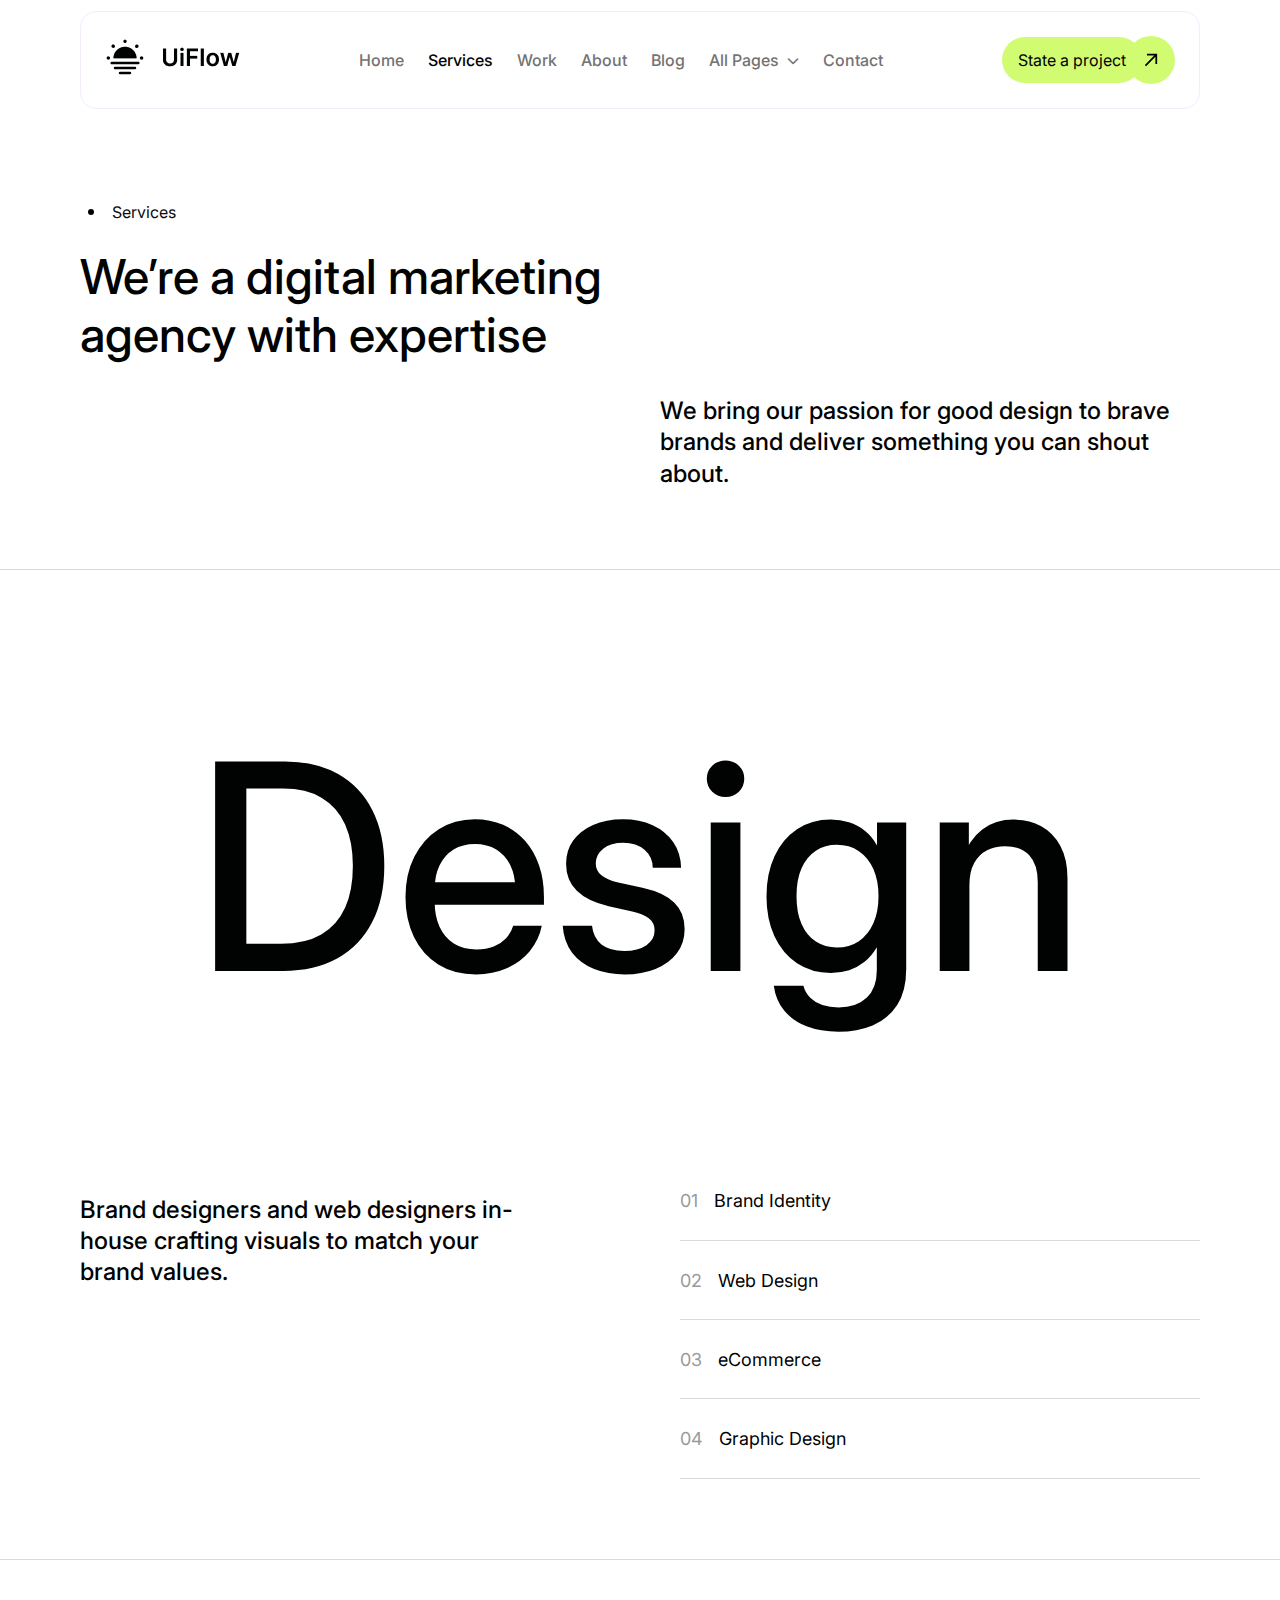
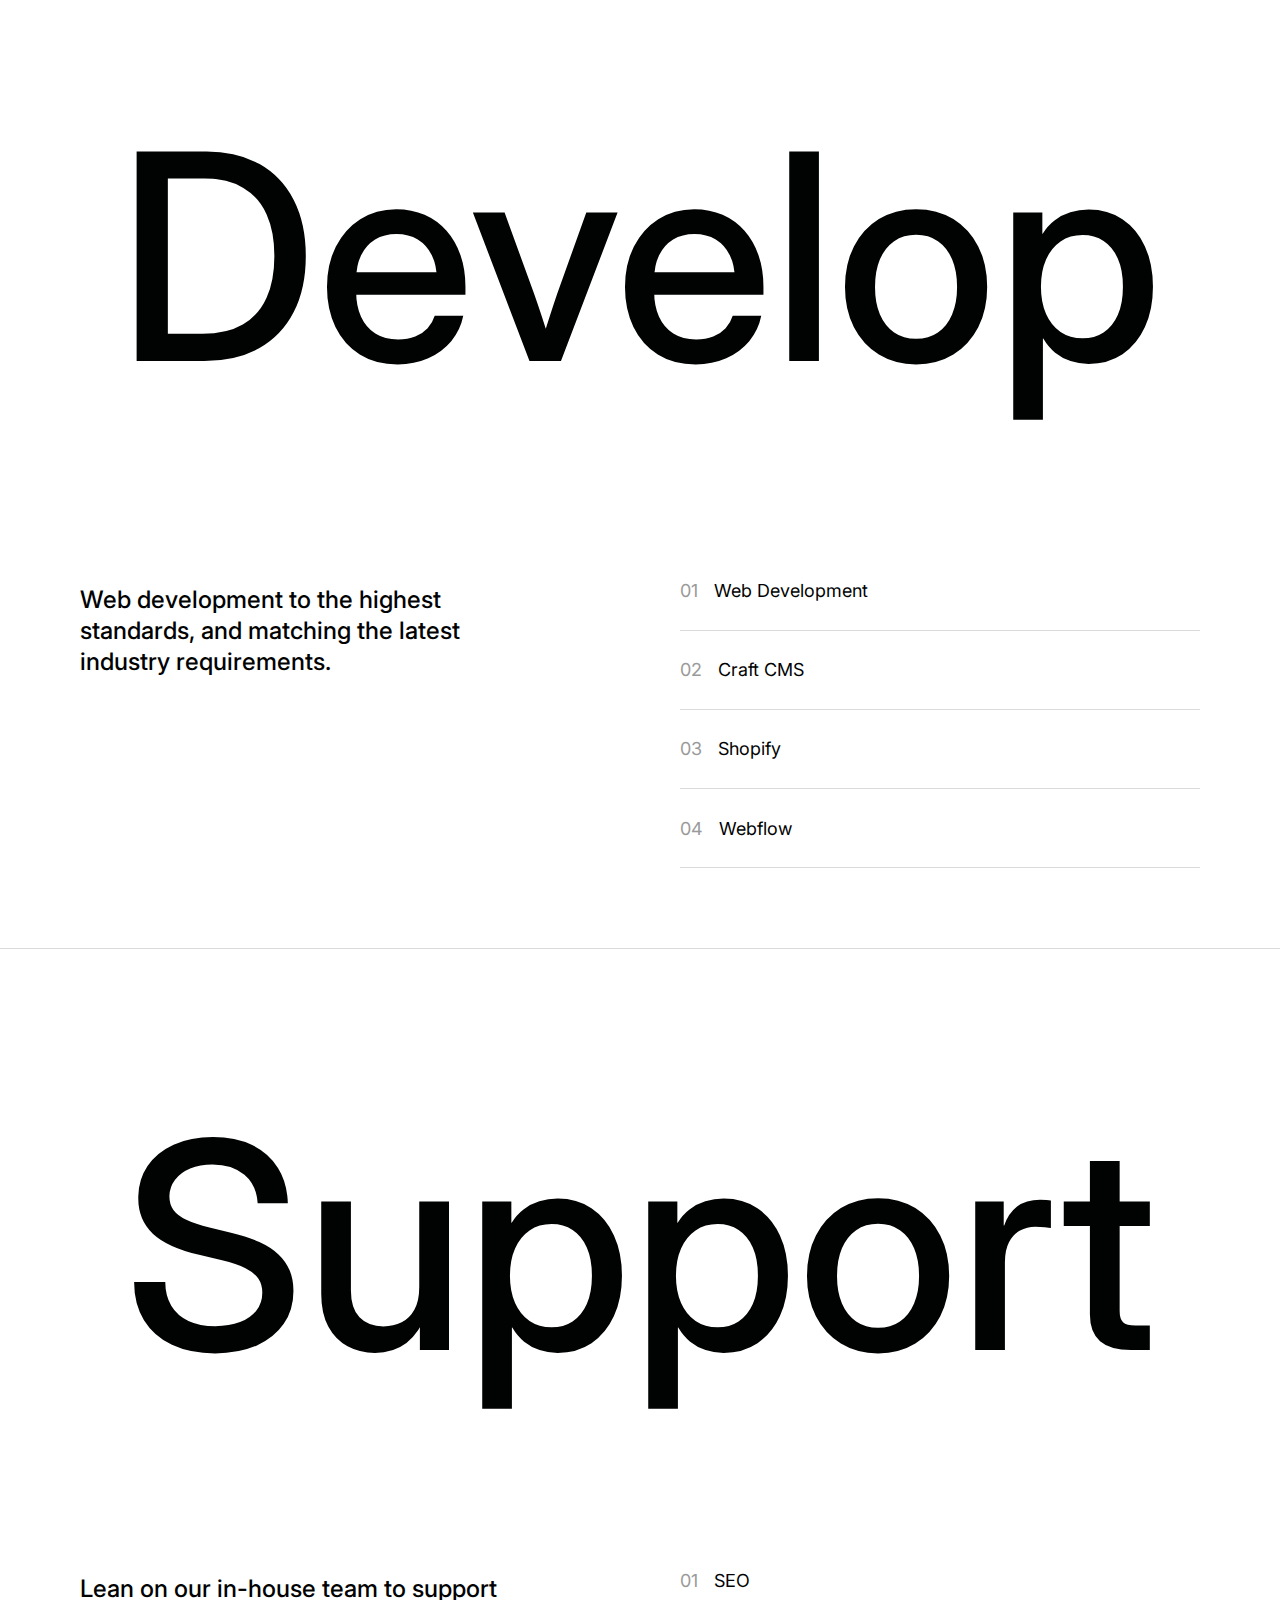
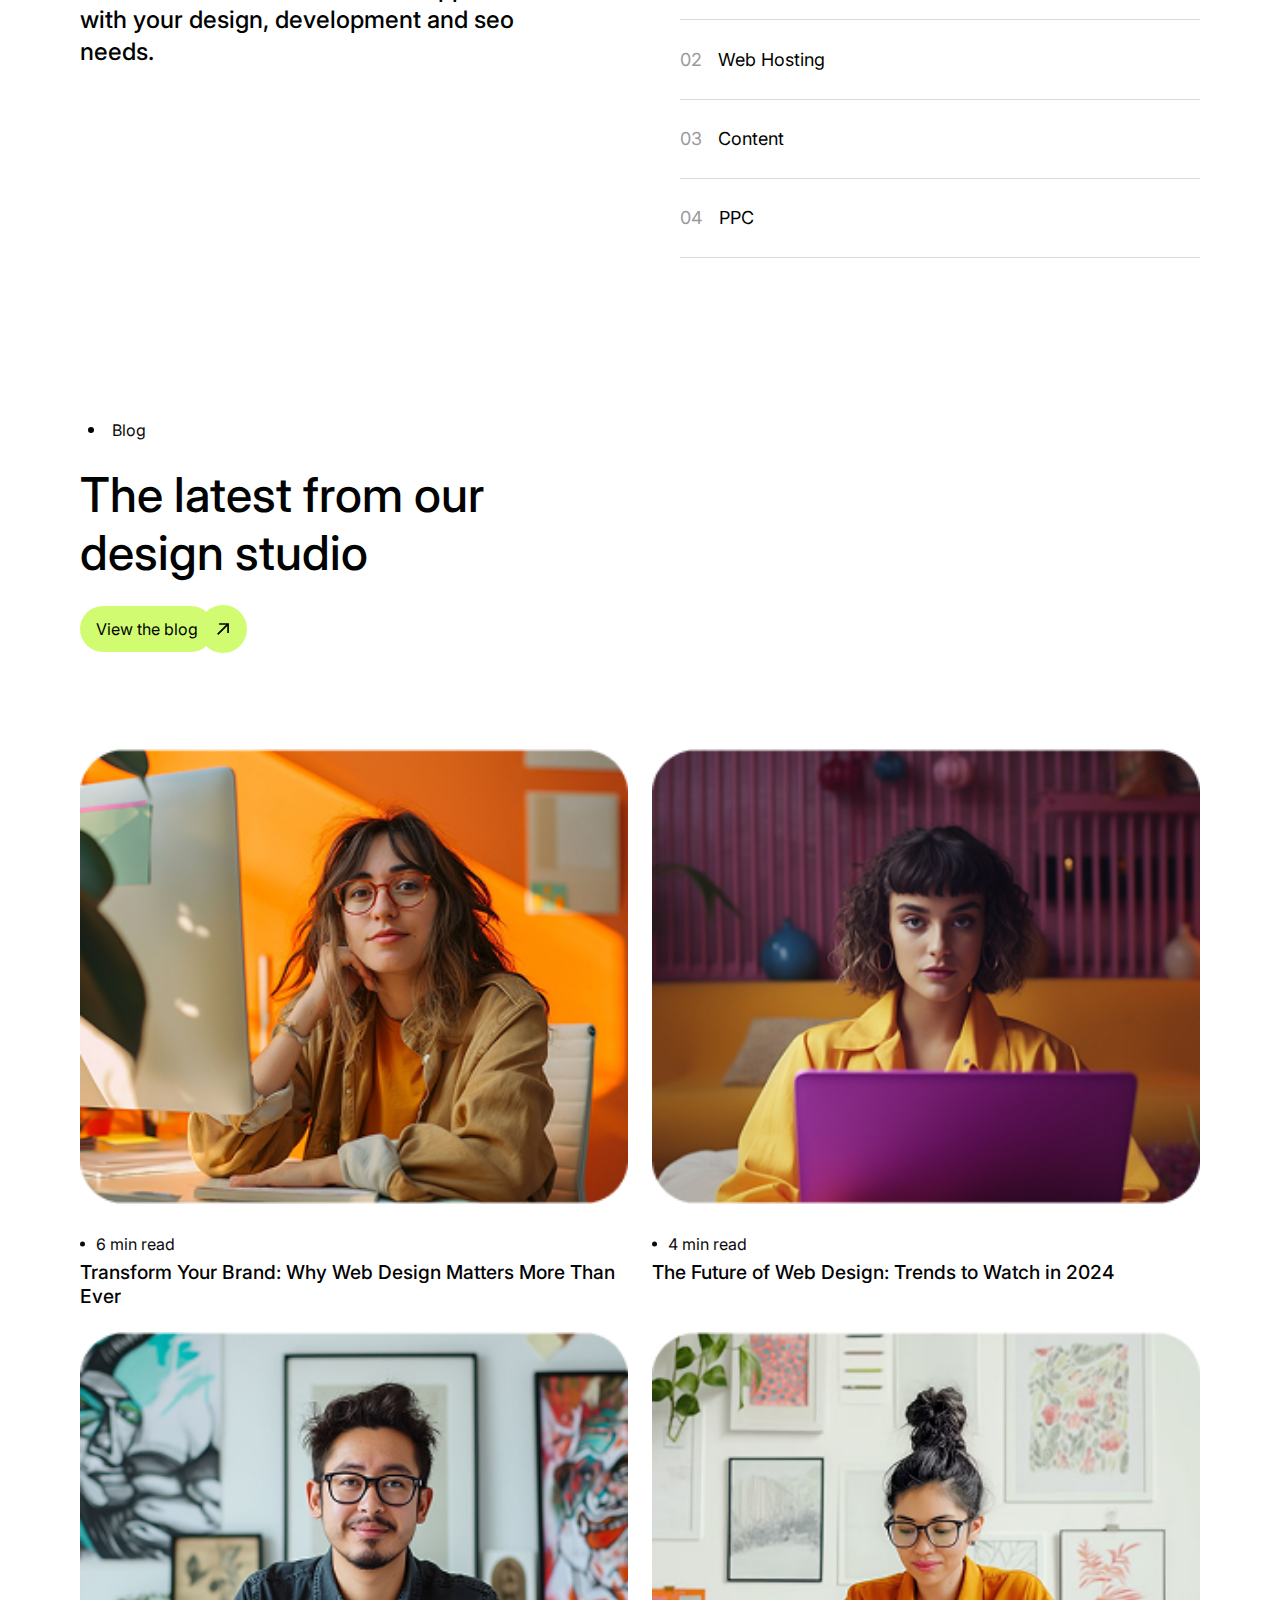
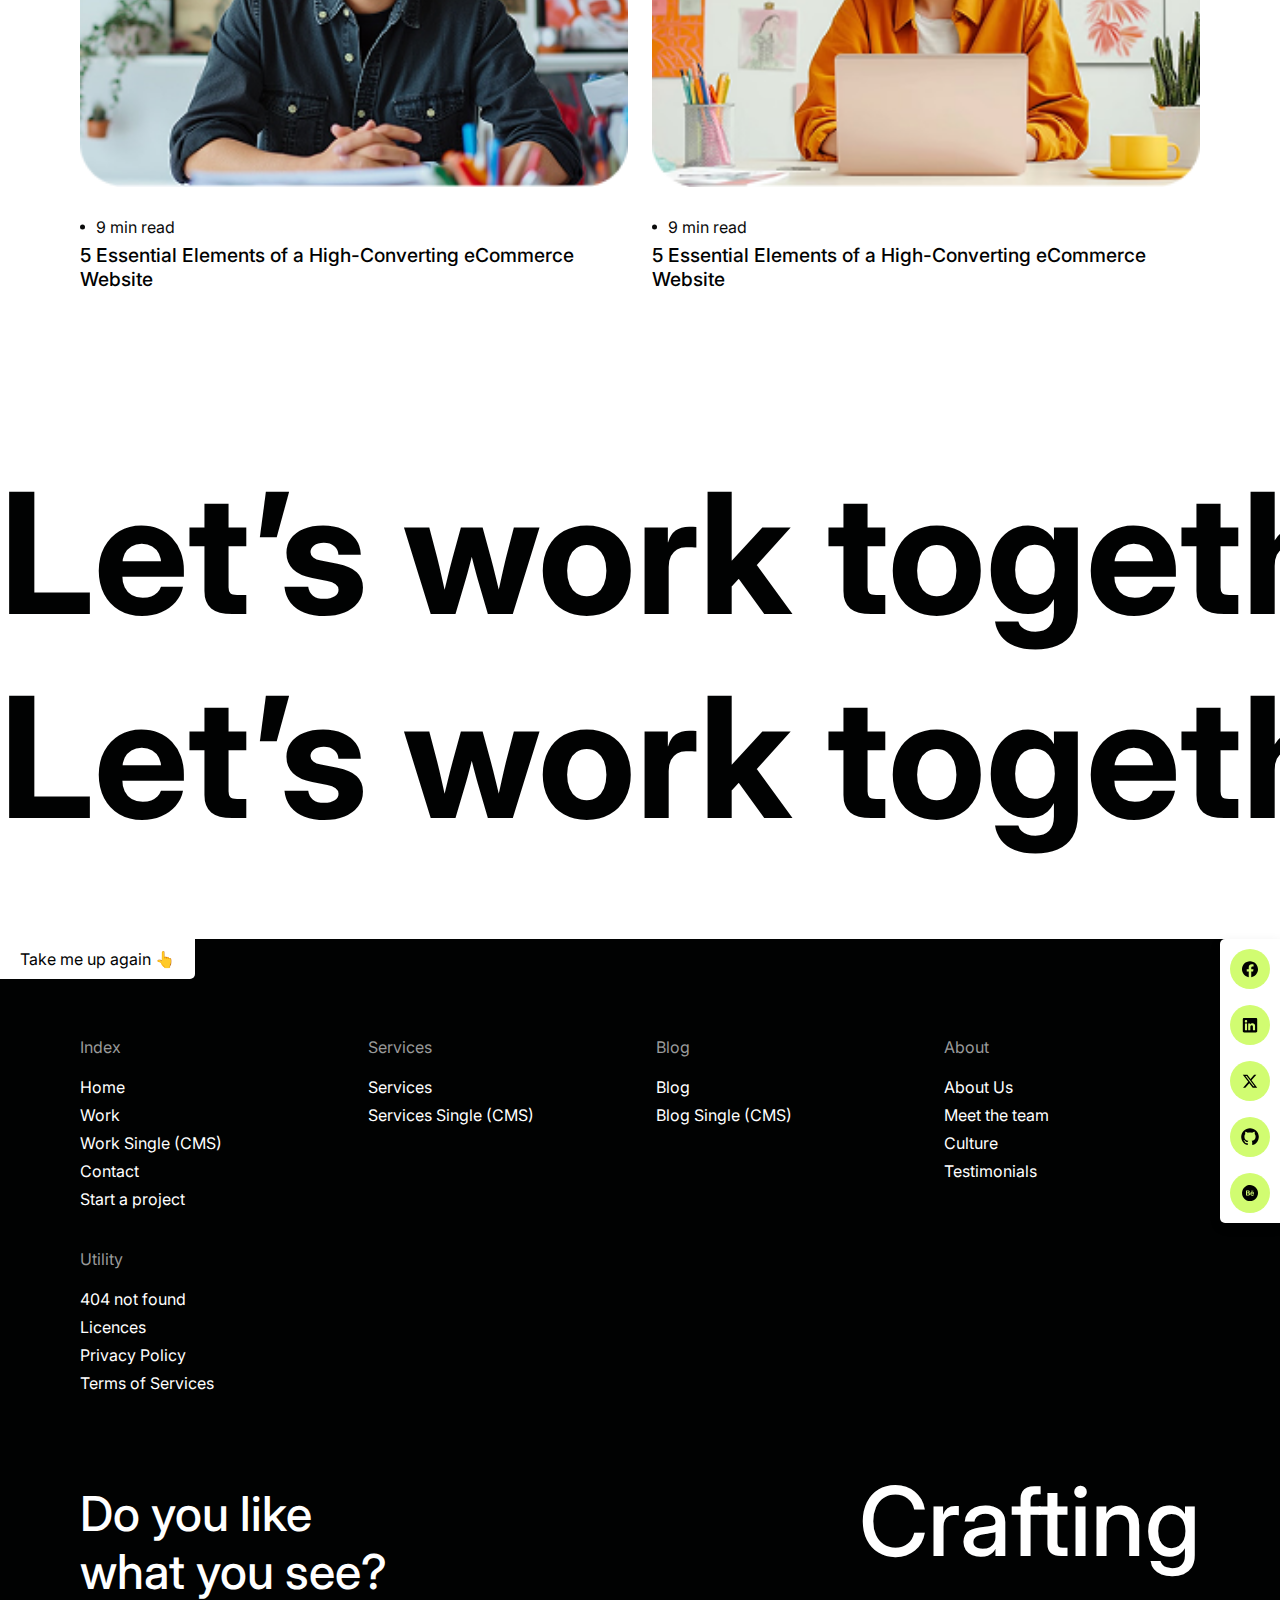
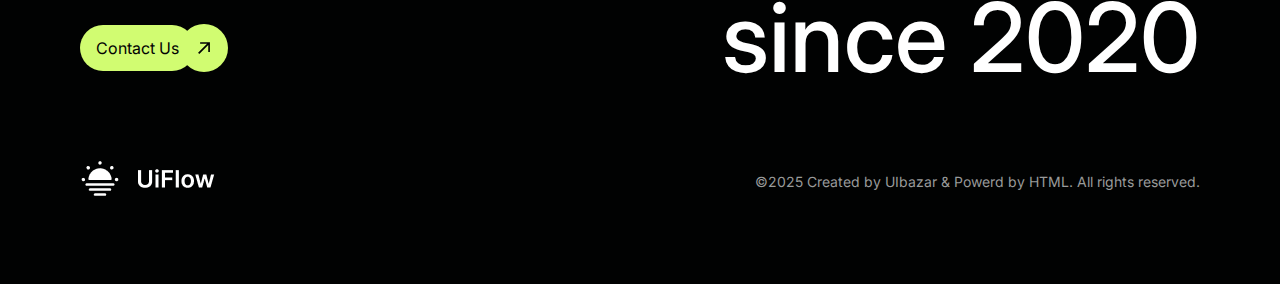
<file: services.html>
<!DOCTYPE html>
<html lang="en">
<head>
    <meta charset="UTF-8">
    <meta name="viewport" content="width=device-width, initial-scale=1.0">
    <title>UiFlow - Saas Html Template</title>
    <link rel="shortcut icon" href="favicon.ico" type="image/x-icon">
    <!-- Fontawesome CSS -->
    <link rel="stylesheet" href="./css/all.min.css">
    <!-- Swiper Js CSS -->
     <link rel="stylesheet" href="https://cdn.jsdelivr.net/npm/swiper/swiper-bundle.min.css" />
    <!-- Custom Theme CSS -->
    <link rel="stylesheet" href="./css/animation.css">
    <link rel="stylesheet" href="./css/style.css">
</head>
<body>

  <!-- Start of the Header Area -->
  <header id="header" class="header">
      <div class="header__container container">
        <nav class="header__navigation">
          <div class="header__branding">
            <a href="index.html" class="header__logo">
              <img src="./img/Logo-black.png" alt="Website Logo">
            </a>
          </div>
          <div class="header__menu">
            <ul class="menu">
              <li class="menu__item"><a href="index.html" class="menu__link">Home</a></li>
              <li class="menu__item"><a href="services.html" class="menu__link">Services</a></li>
              <li class="menu__item"><a href="work.html" class="menu__link">Work</a></li>
              <li class="menu__item"><a href="about.html" class="menu__link">About</a></li>
              <li class="menu__item"><a href="blog.html" class="menu__link">Blog</a></li>
              <li class="menu__item menu__item--has-dropdown">
                <a href="#" class="menu__link" aria-haspopup="true" aria-expanded="false">All Pages</a>
                <ul class="menu__submenu">
                  <li class="menu__item"><a href="index.html" class="menu__link">Home</a></li>
                  <li class="menu__item"><a href="about.html" class="menu__link">About</a></li>
                  <li class="menu__item"><a href="blog.html" class="menu__link">Blog</a></li>
                  <li class="menu__item"><a href="blog-single.html" class="menu__link">Blog Details</a></li>
                  <li class="menu__item"><a href="services.html" class="menu__link">Services</a></li>
                  <li class="menu__item"><a href="services-single.html" class="menu__link">Services Details</a></li>
                  <li class="menu__item"><a href="work.html" class="menu__link">Work</a></li>
                  <li class="menu__item"><a href="work-single.html" class="menu__link">Work Details</a></li>
                  <li class="menu__item"><a href="Contact.html" class="menu__link">Contact</a></li>
                  <li class="menu__item"><a href="404.html" class="menu__link">404</a></li>
                </ul>
              </li>
              <li class="menu__item"><a href="contact.html" class="menu__link">Contact</a></li> 
            </ul>
          </div>
          <div class="header__actions">
            <div class="btn-wrapper header__btn-wrapper">
            <a href="#" class="btn btn--primary">
              <span>State a project</span>
              <svg xmlns="http://www.w3.org/2000/svg" width="32" height="32" viewBox="0 0 26 26" fill="none">
                <path d="M9.01828 18L8 16.9831L15.5718 9.40808L9.72324 9.40808L9.73629 8L18 8L18 16.266L16.577 16.266L16.5901 10.425L9.01828 18Z" fill="#010202"/>
              </svg>
            </a>
          </div>
            <button class="header__menu-toggle" aria-label="Toggle Menu">☰</button>
          </div>
        </nav>
      </div>
  </header>
  <!-- End of the Header Area -->
    
  <!-- Mobile start navigation -->
  <div id="mobile-nav" class="mobile-nav">
      <div class="mobile-nav__header">
          <div class="mobile-nav__branding">
              <a href="index.html">
                  <img src="./img/Logo-black.png" alt="Mobile Logo" class="mobile-nav__logo">
              </a>
          </div>
          <button class="mobile-nav__close-btn" aria-label="Close Menu">×</button>
      </div>
      <ul class="mobile-nav__menu">
          <li class="mobile-nav__item"><a href="index.html" class="mobile-nav__link">Home</a></li>
          <li class="mobile-nav__item"><a href="./services.html" class="mobile-nav__link">Services</a></li>
          <li class="mobile-nav__item"><a href="./work.html" class="mobile-nav__link">Work</a></li>
          <li class="mobile-nav__item"><a href="./about.html" class="mobile-nav__link">About</a></li>
          <li class="mobile-nav__item"><a href="./blog.html" class="mobile-nav__link">Blog</a></li>
          <li class="mobile-nav__item mobile-nav__item--has-dropdown">
              <a href="#" class="mobile-nav__link" aria-haspopup="true" aria-expanded="false">All Pages</a>
              <ul class="mobile-nav__list">
                  <li class="mobile-nav__item"><a href="./index.html" class="mobile-nav__link">Home</a></li>
                  <li class="mobile-nav__item"><a href="./about.html" class="mobile-nav__link">About</a></li>
                  <li class="mobile-nav__item"><a href="./blog.html" class="mobile-nav__link">Blog</a></li>
                  <li class="mobile-nav__item"><a href="./blog-single.html" class="mobile-nav__link">Blog Details</a></li>
                  <li class="mobile-nav__item"><a href="services.html" class="mobile-nav__link">Services</a></li>
                  <li class="mobile-nav__item"><a href="services-single.html" class="mobile-nav__link">Services Details</a></li>
                  <li class="mobile-nav__item"><a href="work.html" class="mobile-nav__link">Work</a></li>
                  <li class="mobile-nav__item"><a href="work-single.html" class="mobile-nav__link">Work Details</a></li>
                  <li class="mobile-nav__item"><a href="contact.html" class="mobile-nav__link">Contact</a></li>
                  <li class="mobile-nav__item"><a href="404.html" class="mobile-nav__link">404</a></li>
              </ul>
          </li>
          <li class="mobile-nav__item"><a href="contact.html" class="mobile-nav__link">Contact</a></li>
      </ul>
      <div class="mobile-nav__actions">
        <div class="btn-wrapper mobile-nav__btn-wrapper">
            <a href="#" class="btn btn--primary">
              <span>State a project</span>
              <svg xmlns="http://www.w3.org/2000/svg" width="32" height="32" viewBox="0 0 26 26" fill="none">
                <path d="M9.01828 18L8 16.9831L15.5718 9.40808L9.72324 9.40808L9.73629 8L18 8L18 16.266L16.577 16.266L16.5901 10.425L9.01828 18Z" fill="#010202"/>
              </svg>
            </a>
          </div>
      </div>
  </div>
  <!-- Mobile end navigation -->

  <!-- Services Start Here -->
  <section class="services-page">
    <div class="services-page__container container">
        <div class="services-page__intro">
            <div class="services-page__intro-content">
                <span class="services-page__subtitle subtitle">Services</span>
                <h1 class="services-page__title title">We’re a digital marketing agency with expertise</h1>
            </div>
            <div class="services-page__intro-text">
                <p class="services-page__desc">We bring our passion for good design to brave brands and deliver something you can shout about.</p>
            </div>
        </div>
    </div>

    <div class="services-page__container container">
        <div class="services-page__section">
            <h2 class="services-page__services-title">Design</h2>
            <div class="services-page__grid">
                <p class="services-page__text">Brand designers and web designers in-house crafting visuals to match your brand values.</p>
            
                <ul class="services-page__list">
                    <li class="services__service-item">
                        <span>01</span> Brand Identity
                        <svg xmlns="http://www.w3.org/2000/svg" width="40" height="40" viewBox="0 0 26 26" fill="none">
                            <path d="M9.01828 18L8 16.9831L15.5718 9.40808L9.72324 9.40808L9.73629 8L18 8L18 16.266L16.577 16.266L16.5901 10.425L9.01828 18Z" fill="#010202"></path>
                        </svg>
                    </li>
                    <li class="services__service-item">
                        <span>02</span> Web Design
                        <svg xmlns="http://www.w3.org/2000/svg" width="40" height="40" viewBox="0 0 26 26" fill="none">
                            <path d="M9.01828 18L8 16.9831L15.5718 9.40808L9.72324 9.40808L9.73629 8L18 8L18 16.266L16.577 16.266L16.5901 10.425L9.01828 18Z" fill="#010202"></path>
                        </svg>
                    </li>
                    <li class="services__service-item">
                        <span>03</span> eCommerce
                        <svg xmlns="http://www.w3.org/2000/svg" width="40" height="40" viewBox="0 0 26 26" fill="none">
                            <path d="M9.01828 18L8 16.9831L15.5718 9.40808L9.72324 9.40808L9.73629 8L18 8L18 16.266L16.577 16.266L16.5901 10.425L9.01828 18Z" fill="#010202"></path>
                        </svg>
                    </li>
                    <li class="services__service-item">
                        <span>04</span> Graphic Design
                        <svg xmlns="http://www.w3.org/2000/svg" width="40" height="40" viewBox="0 0 26 26" fill="none">
                            <path d="M9.01828 18L8 16.9831L15.5718 9.40808L9.72324 9.40808L9.73629 8L18 8L18 16.266L16.577 16.266L16.5901 10.425L9.01828 18Z" fill="#010202"></path>
                        </svg>
                    </li>
                </ul>
            </div>
        </div>
    </div>

    <div class="services-page__container container">
        <div class="services-page__section">
            <h2 class="services-page__services-title">Develop</h2>
            <div class="services-page__grid">
                <p class="services-page__text">Web development to the highest standards, and matching the latest industry requirements.</p>
            
                <ul class="services-page__list">
                    <li class="services__service-item">
                        <span>01</span> Web Development
                        <svg xmlns="http://www.w3.org/2000/svg" width="40" height="40" viewBox="0 0 26 26" fill="none">
                            <path d="M9.01828 18L8 16.9831L15.5718 9.40808L9.72324 9.40808L9.73629 8L18 8L18 16.266L16.577 16.266L16.5901 10.425L9.01828 18Z" fill="#010202"></path>
                        </svg>
                    </li>
                    <li class="services__service-item">
                        <span>02</span> Craft CMS
                        <svg xmlns="http://www.w3.org/2000/svg" width="40" height="40" viewBox="0 0 26 26" fill="none">
                            <path d="M9.01828 18L8 16.9831L15.5718 9.40808L9.72324 9.40808L9.73629 8L18 8L18 16.266L16.577 16.266L16.5901 10.425L9.01828 18Z" fill="#010202"></path>
                        </svg>
                    </li>
                    <li class="services__service-item">
                        <span>03</span> Shopify
                        <svg xmlns="http://www.w3.org/2000/svg" width="40" height="40" viewBox="0 0 26 26" fill="none">
                            <path d="M9.01828 18L8 16.9831L15.5718 9.40808L9.72324 9.40808L9.73629 8L18 8L18 16.266L16.577 16.266L16.5901 10.425L9.01828 18Z" fill="#010202"></path>
                        </svg>
                    </li>
                    <li class="services__service-item">
                        <span>04</span> Webflow
                        <svg xmlns="http://www.w3.org/2000/svg" width="40" height="40" viewBox="0 0 26 26" fill="none">
                            <path d="M9.01828 18L8 16.9831L15.5718 9.40808L9.72324 9.40808L9.73629 8L18 8L18 16.266L16.577 16.266L16.5901 10.425L9.01828 18Z" fill="#010202"></path>
                        </svg>
                    </li>
                </ul>
            </div>
        </div>
    </div>

    <div class="services-page__container container">
        <div class="services-page__section">
            <h2 class="services-page__services-title">Support</h2>
            <div class="services-page__grid">
                <p class="services-page__text">Lean on our in-house team to support with your design, development and seo needs.</p>
            
                <ul class="services-page__list">
                    <li class="services__service-item">
                        <span>01</span> SEO
                        <svg xmlns="http://www.w3.org/2000/svg" width="40" height="40" viewBox="0 0 26 26" fill="none">
                            <path d="M9.01828 18L8 16.9831L15.5718 9.40808L9.72324 9.40808L9.73629 8L18 8L18 16.266L16.577 16.266L16.5901 10.425L9.01828 18Z" fill="#010202"></path>
                        </svg>
                    </li>
                    <li class="services__service-item">
                        <span>02</span> Web Hosting
                        <svg xmlns="http://www.w3.org/2000/svg" width="40" height="40" viewBox="0 0 26 26" fill="none">
                            <path d="M9.01828 18L8 16.9831L15.5718 9.40808L9.72324 9.40808L9.73629 8L18 8L18 16.266L16.577 16.266L16.5901 10.425L9.01828 18Z" fill="#010202"></path>
                        </svg>
                    </li>
                    <li class="services__service-item">
                        <span>03</span> Content
                        <svg xmlns="http://www.w3.org/2000/svg" width="40" height="40" viewBox="0 0 26 26" fill="none">
                            <path d="M9.01828 18L8 16.9831L15.5718 9.40808L9.72324 9.40808L9.73629 8L18 8L18 16.266L16.577 16.266L16.5901 10.425L9.01828 18Z" fill="#010202"></path>
                        </svg>
                    </li>
                    <li class="services__service-item">
                        <span>04</span> PPC
                        <svg xmlns="http://www.w3.org/2000/svg" width="40" height="40" viewBox="0 0 26 26" fill="none">
                            <path d="M9.01828 18L8 16.9831L15.5718 9.40808L9.72324 9.40808L9.73629 8L18 8L18 16.266L16.577 16.266L16.5901 10.425L9.01828 18Z" fill="#010202"></path>
                        </svg>
                    </li>
                </ul>
            </div>
        </div>
    </div>
  </section>
  <!-- Services End Here -->

  <!-- Blog Start Here -->
  <section class="blog">
    <div class="container blog__container">
      <div class="blog__grid-area">
        <div class="blog__title-wrap">
        <span class="subtitle blog__subtitle">Blog</span>
        <h3 class="title blog__heading">The latest from our design studio</h3>
          <div class="btn-wrapper blog__btn-wrapper">
            <a href="#" class="btn btn--primary">
              <span>View the blog</span>
              <svg xmlns="http://www.w3.org/2000/svg" width="32" height="32" viewBox="0 0 26 27" fill="none">
                <path d="M9.01828 18.5439L8 17.527L15.5718 9.95203L9.72324 9.95203L9.73629 8.54395L18 8.54395L18 16.8099L16.577 16.8099L16.5901 10.969L9.01828 18.5439Z" fill="#010202"/>
              </svg>
            </a>
          </div>
      </div>
      <div class="blog__items">
        <article class="blog__item">
          <div class="blog__thumb">
            <a href="blog-details" class="blog__thumb-link">
              <img src="./img/blog-1.png" alt="" >
            </a>
          </div>
          <span class="blog__meta">6 min read</span>
          <a href="blog-details" class="blog__title-link">
            <h3 class="blog__title">Transform Your Brand: Why Web Design Matters More Than Ever</h3>
          </a>
        </article>

        <article class="blog__item">
          <div class="blog__thumb">
            <a href="blog-details" class="blog__thumb-link">
              <img src="./img/blog-2.png" alt="" >
            </a>
          </div>
          <span class="blog__meta">4 min read</span>
          <a href="blog-details" class="blog__title-link">
            <h3 class="blog__title">The Future of Web Design: Trends to Watch in 2024</h3>
          </a>
        </article>

        <article class="blog__item">
          <div class="blog__thumb">
            <a href="blog-details" class="blog__thumb-link">
              <img src="./img/blog-3.png" alt="" >
            </a>
          </div>
          <span class="blog__meta">9 min read</span>
          <a href="blog-details" class="blog__title-link">
            <h3 class="blog__title">5 Essential Elements of a High-Converting eCommerce Website</h3>
          </a>
        </article>

        <article class="blog__item">
          <div class="blog__thumb">
            <a href="blog-details" class="blog__thumb-link">
              <img src="./img/blog-4.png" alt="" >
            </a>
          </div>
          <span class="blog__meta">9 min read</span>
          <a href="blog-details" class="blog__title-link">
            <h3 class="blog__title">5 Essential Elements of a High-Converting eCommerce Website</h3>
          </a>
        </article>
      </div>
      </div>
    </div>
  </section>
  <!-- Blog End Here -->

  <!-- Marquee Text Start Here -->
  <section class="marquee">
    <div class="container marquee__container">
      <div class="marquee__wrapper marquee__wrapper--rtl">
        <div class="marquee__item">
          <h2>Let’s work together. Let’s work together. </h2>
        </div>
        <div class="marquee__item">
          <h2>Let’s work together. Let’s work together. </h2>
        </div>
      </div>

      <div class="marquee__wrapper marquee__wrapper--ltr">
        <div class="marquee__item">
          <h2>Let’s work together. Let’s work together. </h2>
        </div>
        <div class="marquee__item">
          <h2>Let’s work together. Let’s work together. </h2>
        </div>
      </div>
    </div>
  </section>
  <!-- Marquee Text End Here -->

  <!-- Footer Start Here -->
  <footer class="footer">
    <div class="container footer__container">

      <div class="footer__top">
        <div class="footer__nav">
          <h3 class="footer__nav-title">Index</h3>
          <ul class="footer__nav-list">
            <li class="footer__nav-item"><a class="footer__nav-link" href="">Home</a></li>
            <li class="footer__nav-item"><a class="footer__nav-link" href="">Work</a></li>
            <li class="footer__nav-item"><a class="footer__nav-link" href="">Work Single (CMS)</a></li>
            <li class="footer__nav-item"><a class="footer__nav-link" href="">Contact</a></li>
            <li class="footer__nav-item"><a class="footer__nav-link" href="">Start a project</a></li>
          </ul>
        </div>
        <div class="footer__nav">
          <h3 class="footer__nav-title">Services</h3>
          <ul class="footer__nav-list">
            <li class="footer__nav-item"><a class="footer__nav-link" href="">Services</a></li>
            <li class="footer__nav-item"><a class="footer__nav-link" href="">Services Single (CMS)</a></li>
          </ul>
        </div>
        <div class="footer__nav">
          <h3 class="footer__nav-title">Blog </h3>
          <ul class="footer__nav-list">
            <li class="footer__nav-item"><a class="footer__nav-link" href="">Blog </a></li>
            <li class="footer__nav-item"><a class="footer__nav-link" href="">Blog Single (CMS)</a></li>
          </ul>
        </div>
        <div class="footer__nav">
          <h3 class="footer__nav-title">About </h3>
          <ul class="footer__nav-list">
            <li class="footer__nav-item"><a class="footer__nav-link" href="">About Us </a></li>
            <li class="footer__nav-item"><a class="footer__nav-link" href="">Meet the team</a></li>
            <li class="footer__nav-item"><a class="footer__nav-link" href="">Culture</a></li>
            <li class="footer__nav-item"><a class="footer__nav-link" href="">Testimonials</a></li>
          </ul>
        </div>
        <div class="footer__nav">
          <h3 class="footer__nav-title">Utility</h3>
          <ul class="footer__nav-list">
            <li class="footer__nav-item"><a class="footer__nav-link" href="">404 not found</a></li>
            <li class="footer__nav-item"><a class="footer__nav-link" href="">Licences</a></li>
            <li class="footer__nav-item"><a class="footer__nav-link" href="">Privacy Policy</a></li>
            <li class="footer__nav-item"><a class="footer__nav-link" href="">Terms of Services</a></li>
          </ul>
        </div>
      </div>

      <div class="footer__middle">
        <div class="footer__cta">
          <h3 class="footer__cta-text">Do you like what you see?</h3>
          <div class="btn-wrapper footer__btn-wrapper">
            <a href="#" class="btn btn--primary">
              <span>Contact Us</span>
              <svg xmlns="http://www.w3.org/2000/svg" width="32" height="32" viewBox="0 0 26 27" fill="none">
                <path d="M9.01828 18.5439L8 17.527L15.5718 9.95203L9.72324 9.95203L9.73629 8.54395L18 8.54395L18 16.8099L16.577 16.8099L16.5901 10.969L9.01828 18.5439Z" fill="#010202"/>
              </svg>
            </a>
          </div>
        </div>
        <div class="footer__heading">
          <h3>Crafting since 2020</h3>
        </div>
      </div>

      <div class="footer__bottom">
        <div class="footer__logo">
          <img src="./img/logo-white.png" alt="Logo" >
        </div>
        <div class="footer__copyright">
          <p>&copy;2025 Created by UIbazar & Powerd by HTML.  All rights reserved.</p>
        </div>
      </div>

      <!-- Back to Top -->
      <div class="footer__back-top">
        <a class="footer__back-top-link" href="">Take me up again 👆</a>
      </div>

      <!-- Social Link -->
      <div class="footer__social-links">
        <a href="#" class="footer__social-link">
          <svg xmlns="http://www.w3.org/2000/svg" width="24" height="25" viewBox="0 0 24 25" fill="none">
            <path d="M22 12.8463C22 7.28967 17.5229 2.78516 12 2.78516C6.47715 2.78516 2 7.28967 2 12.8463C2 17.868 5.65684 22.0304 10.4375 22.7852V15.7546H7.89844V12.8463H10.4375V10.6297C10.4375 8.10812 11.9305 6.71528 14.2146 6.71528C15.3088 6.71528 16.4531 6.91179 16.4531 6.91179V9.38777H15.1922C13.95 9.38777 13.5625 10.1634 13.5625 10.9591V12.8463H16.3359L15.8926 15.7546H13.5625V22.7852C18.3432 22.0304 22 17.8682 22 12.8463Z" fill="#010202"/>
          </svg>
        </a>
        <a href="#" class="footer__social-link">
          <svg xmlns="http://www.w3.org/2000/svg" width="24" height="25" viewBox="0 0 24 25" fill="none">
            <path fill-rule="evenodd" clip-rule="evenodd" d="M4.5 3.78516C3.67157 3.78516 3 4.45673 3 5.28516V20.2852C3 21.1136 3.67157 21.7852 4.5 21.7852H19.5C20.3284 21.7852 21 21.1136 21 20.2852V5.28516C21 4.45673 20.3284 3.78516 19.5 3.78516H4.5ZM8.52076 7.78788C8.52639 8.74413 7.81061 9.33335 6.96123 9.32913C6.16107 9.32491 5.46357 8.68788 5.46779 7.78929C5.47201 6.94413 6.13998 6.26491 7.00764 6.2846C7.88795 6.30429 8.52639 6.94976 8.52076 7.78788ZM12.2797 10.5469H9.75971H9.7583V19.1068H12.4217V18.9071C12.4217 18.5272 12.4214 18.1472 12.4211 17.7671C12.4203 16.7533 12.4194 15.7384 12.4246 14.7249C12.426 14.4788 12.4372 14.2229 12.5005 13.988C12.7381 13.1105 13.5271 12.5438 14.4074 12.6831C14.9727 12.7716 15.3467 13.0993 15.5042 13.6323C15.6013 13.9655 15.6449 14.3241 15.6491 14.6715C15.6605 15.7191 15.6589 16.7667 15.6573 17.8144C15.6567 18.1842 15.6561 18.5542 15.6561 18.924V19.1054H18.328V18.9001C18.328 18.4481 18.3278 17.9962 18.3275 17.5443C18.327 16.4148 18.3264 15.2853 18.3294 14.1554C18.3308 13.6449 18.276 13.1415 18.1508 12.6479C17.9638 11.9138 17.5771 11.3063 16.9485 10.8676C16.5027 10.5553 16.0133 10.3543 15.4663 10.3318C15.404 10.3292 15.3412 10.3258 15.2781 10.3224C14.9984 10.3072 14.7141 10.2919 14.4467 10.3458C13.6817 10.4991 13.0096 10.8493 12.5019 11.4666C12.4429 11.5374 12.3852 11.6093 12.2991 11.7166L12.2797 11.7409V10.5469ZM5.68164 19.1096H8.33242V10.5525H5.68164V19.1096Z" fill="#010202"/>
          </svg>
        </a>
        <a href="#" class="footer__social-link">
          <svg xmlns="http://www.w3.org/2000/svg" width="24" height="25" viewBox="0 0 24 25" fill="none">
            <path d="M17.1761 4.78516H19.9362L13.9061 11.5626L21 20.7852H15.4456L11.0951 15.1918L6.11723 20.7852H3.35544L9.80517 13.536L3 4.78516H8.69545L12.6279 9.89778L17.1761 4.78516ZM16.2073 19.1606H17.7368L7.86441 6.32444H6.2232L16.2073 19.1606Z" fill="#010202"/>
          </svg>
        </a>
        <a href="#" class="footer__social-link">
          <svg xmlns="http://www.w3.org/2000/svg" width="24" height="25" viewBox="0 0 24 25" fill="none">
            <path d="M12 1.54353C9.11346 1.5142 6.33338 2.63214 4.27073 4.65166C2.20809 6.67117 1.03166 9.42702 1 12.3135C1.01112 14.5947 1.74494 16.8137 3.09606 18.6517C4.44718 20.4897 6.34608 21.8522 8.52 22.5435C9.07 22.6435 9.27 22.3135 9.27 22.0235V20.1935C6.21 20.8435 5.56 18.7535 5.56 18.7535C5.3563 18.0974 4.92323 17.5366 4.34 17.1735C3.34 16.5135 4.42 16.5235 4.42 16.5235C4.76565 16.5697 5.09635 16.6936 5.38731 16.8858C5.67826 17.0781 5.92192 17.3337 6.1 17.6335C6.41033 18.1717 6.91953 18.5664 7.51801 18.7329C8.11649 18.8993 8.75639 18.8242 9.3 18.5235C9.35591 17.9759 9.60389 17.4658 10 17.0835C7.56 16.8135 5 15.8935 5 11.7635C4.97818 10.6862 5.37624 9.64264 6.11 8.85353C5.77583 7.9286 5.81529 6.90984 6.22 6.01353C6.22 6.01353 7.15 5.72353 9.22 7.11353C11.0219 6.63337 12.9181 6.63337 14.72 7.11353C16.82 5.72353 17.72 6.01353 17.72 6.01353C18.1247 6.90984 18.1642 7.9286 17.83 8.85353C18.5808 9.62818 19.0005 10.6647 19 11.7435C19 15.8835 16.42 16.7935 14 17.0635C14.265 17.3208 14.4697 17.6336 14.5994 17.9794C14.729 18.3252 14.7805 18.6955 14.75 19.0635V22.0135C14.75 22.3635 14.95 22.6435 15.5 22.5335C17.6678 21.8379 19.5603 20.4751 20.9072 18.6397C22.2541 16.8042 22.9866 14.5901 23 12.3135C22.9683 9.42702 21.7919 6.67117 19.7293 4.65166C17.6666 2.63214 14.8865 1.5142 12 1.54353Z" fill="#010202"/>
          </svg>
        </a>
        <a href="#" class="footer__social-link">
          <svg xmlns="http://www.w3.org/2000/svg" width="24" height="25" viewBox="0 0 24 25" fill="none">
            <path d="M14.7599 11.7325C14.6207 11.732 14.4828 11.7605 14.3552 11.8163C14.2277 11.8721 14.1131 11.9539 14.019 12.0565C13.9248 12.1591 13.8532 12.2802 13.8086 12.4122C13.764 12.5441 13.7474 12.6838 13.7599 12.8225H15.8199C15.8332 12.6786 15.8152 12.5336 15.767 12.3973C15.7189 12.2611 15.6418 12.1369 15.5411 12.0333C15.4403 11.9297 15.3183 11.8492 15.1835 11.7973C15.0486 11.7453 14.9041 11.7233 14.7599 11.7325Z" fill="#010202"/>
            <path d="M9.49001 12.8438H8.26001V14.7837H9.26001C10.26 14.7837 10.7 14.4537 10.7 13.7837C10.7 13.1137 10.24 12.8438 9.49001 12.8438Z" fill="#010202"/>
            <path d="M10.36 11.0629C10.36 10.5329 10.01 10.2129 9.41001 10.2129H8.26001V11.9529H9.11001C10 11.9529 10.36 11.6329 10.36 11.0629Z" fill="#010202"/>
            <path d="M12 2.54297C10.0222 2.54297 8.08879 3.12946 6.4443 4.22827C4.79981 5.32709 3.51809 6.88887 2.76121 8.71613C2.00433 10.5434 1.8063 12.5541 2.19215 14.4939C2.578 16.4337 3.53041 18.2155 4.92894 19.614C6.32746 21.0126 8.10929 21.965 10.0491 22.3508C11.9889 22.7367 13.9996 22.5386 15.8268 21.7818C17.6541 21.0249 19.2159 19.7432 20.3147 18.0987C21.4135 16.4542 22 14.5208 22 12.543C22 11.2297 21.7413 9.92939 21.2388 8.71613C20.7363 7.50288 19.9997 6.40049 19.0711 5.4719C18.1425 4.54332 17.0401 3.80672 15.8268 3.30417C14.6136 2.80163 13.3132 2.54297 12 2.54297ZM9.7 15.743H7V9.24297H9.7C10.87 9.24297 11.64 9.85297 11.64 10.843C11.6538 11.1756 11.5486 11.5022 11.3434 11.7643C11.1381 12.0263 10.8462 12.2067 10.52 12.273C10.7267 12.2778 10.9303 12.3247 11.1183 12.4109C11.3063 12.4971 11.4747 12.6207 11.6132 12.7742C11.7518 12.9277 11.8575 13.1079 11.924 13.3037C11.9905 13.4995 12.0164 13.7068 12 13.913C12 15.073 11 15.743 9.7 15.743ZM13.25 9.74297H16.25V10.243H13.25V9.74297ZM17 13.593H13.7V13.733C13.6828 13.8849 13.6984 14.0388 13.7457 14.1842C13.793 14.3297 13.8709 14.4633 13.9742 14.576C14.0775 14.6888 14.2037 14.7781 14.3445 14.838C14.4852 14.8978 14.6371 14.9268 14.79 14.923C15.0047 14.9563 15.2241 14.9109 15.4079 14.7951C15.5917 14.6793 15.7274 14.501 15.79 14.293H17C16.8923 14.773 16.6114 15.1965 16.211 15.4824C15.8107 15.7684 15.319 15.8967 14.83 15.843C14.5175 15.8745 14.2018 15.8372 13.9052 15.7337C13.6086 15.6301 13.3384 15.4628 13.1134 15.2436C12.8884 15.0243 12.7142 14.7584 12.6031 14.4646C12.4919 14.1708 12.4465 13.8562 12.47 13.543V13.103C12.4488 12.7994 12.4934 12.4949 12.6009 12.2103C12.7084 11.9256 12.8762 11.6676 13.0928 11.4538C13.3093 11.2401 13.5696 11.0758 13.8556 10.972C14.1417 10.8683 14.4468 10.8277 14.75 10.853C15.0522 10.8336 15.3551 10.8792 15.6382 10.9867C15.9213 11.0942 16.1781 11.2611 16.3913 11.4762C16.6045 11.6913 16.7691 11.9496 16.8741 12.2336C16.9791 12.5177 17.0221 12.8209 17 13.123V13.593Z" fill="#010202"/>
          </svg>
        </a>
      </div>

    </div>
  </footer>
  <!-- Footer End Here -->

  <!-- Swiper Js -->
  <script src="https://cdn.jsdelivr.net/npm/swiper/swiper-bundle.min.js"></script>
  <!-- Custom Theme JS -->
  <script src="./js/script.js"></script>
</body>
</html>
</file>
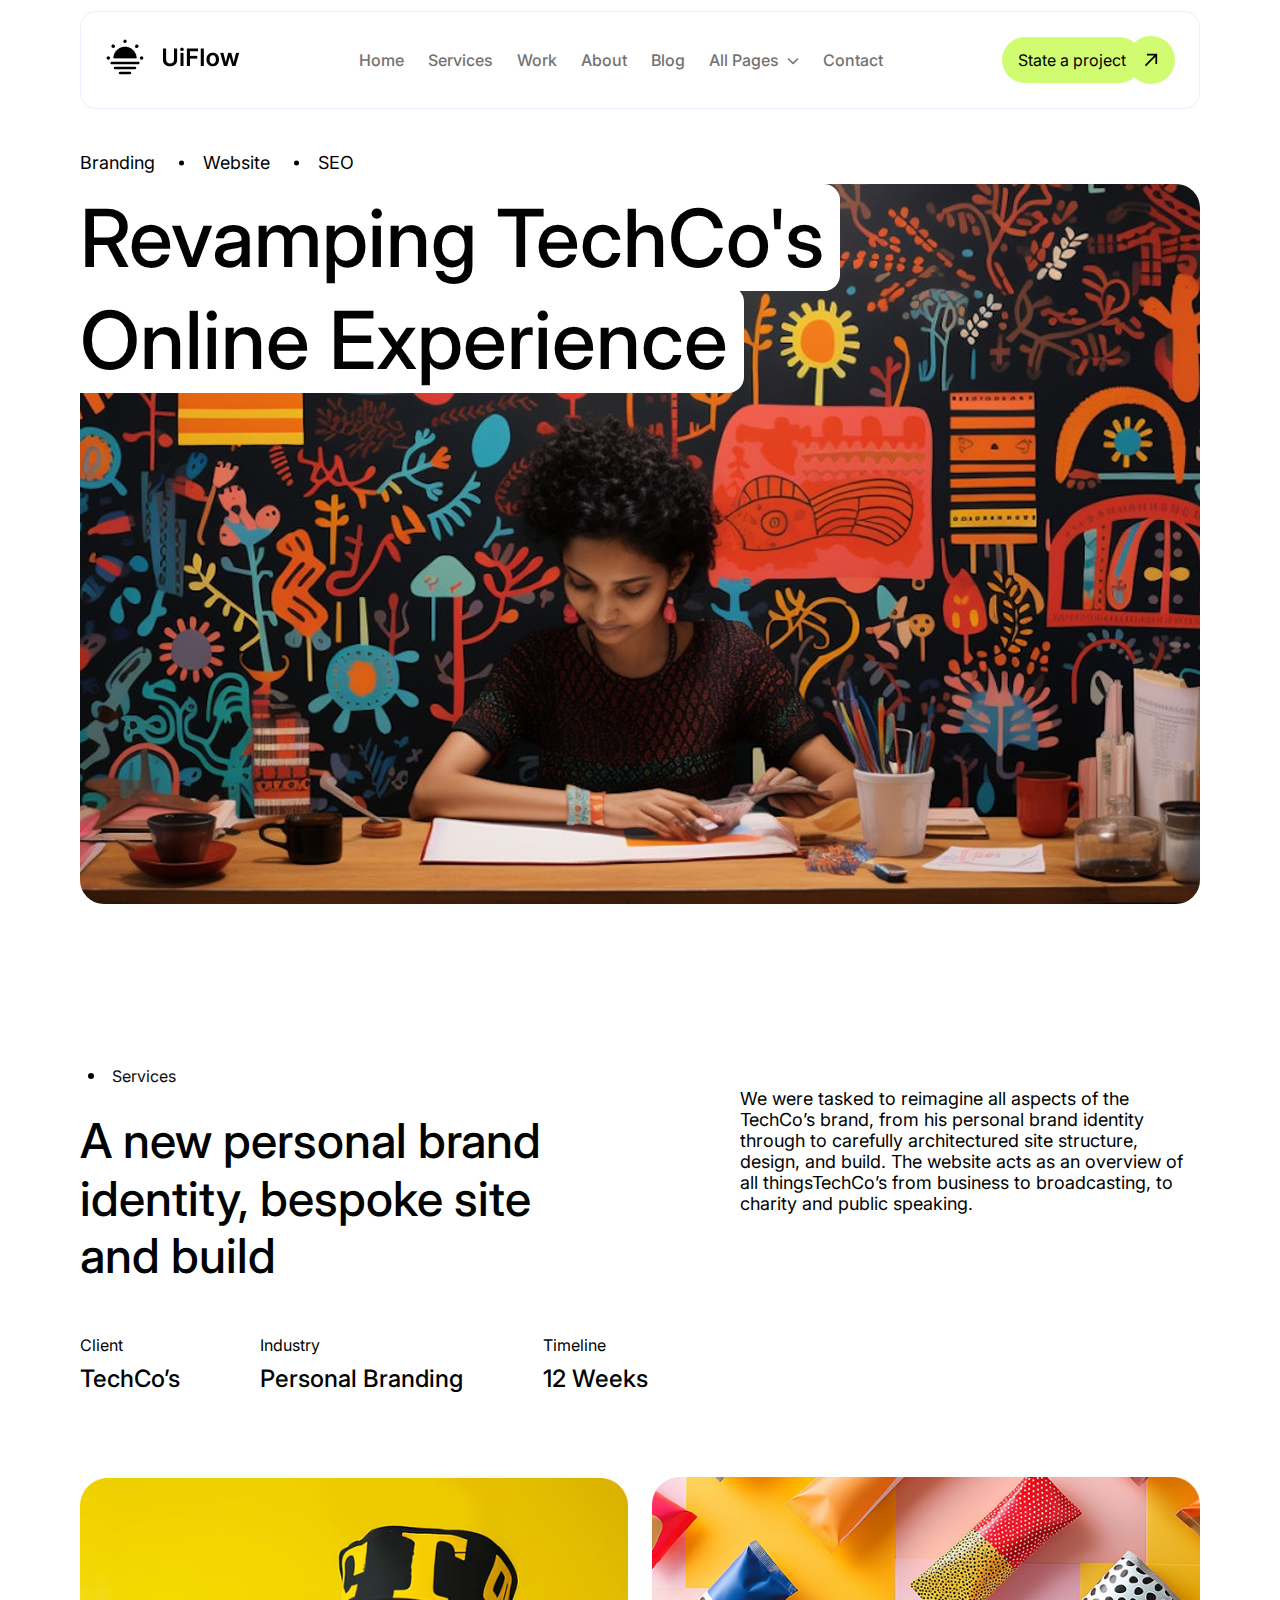
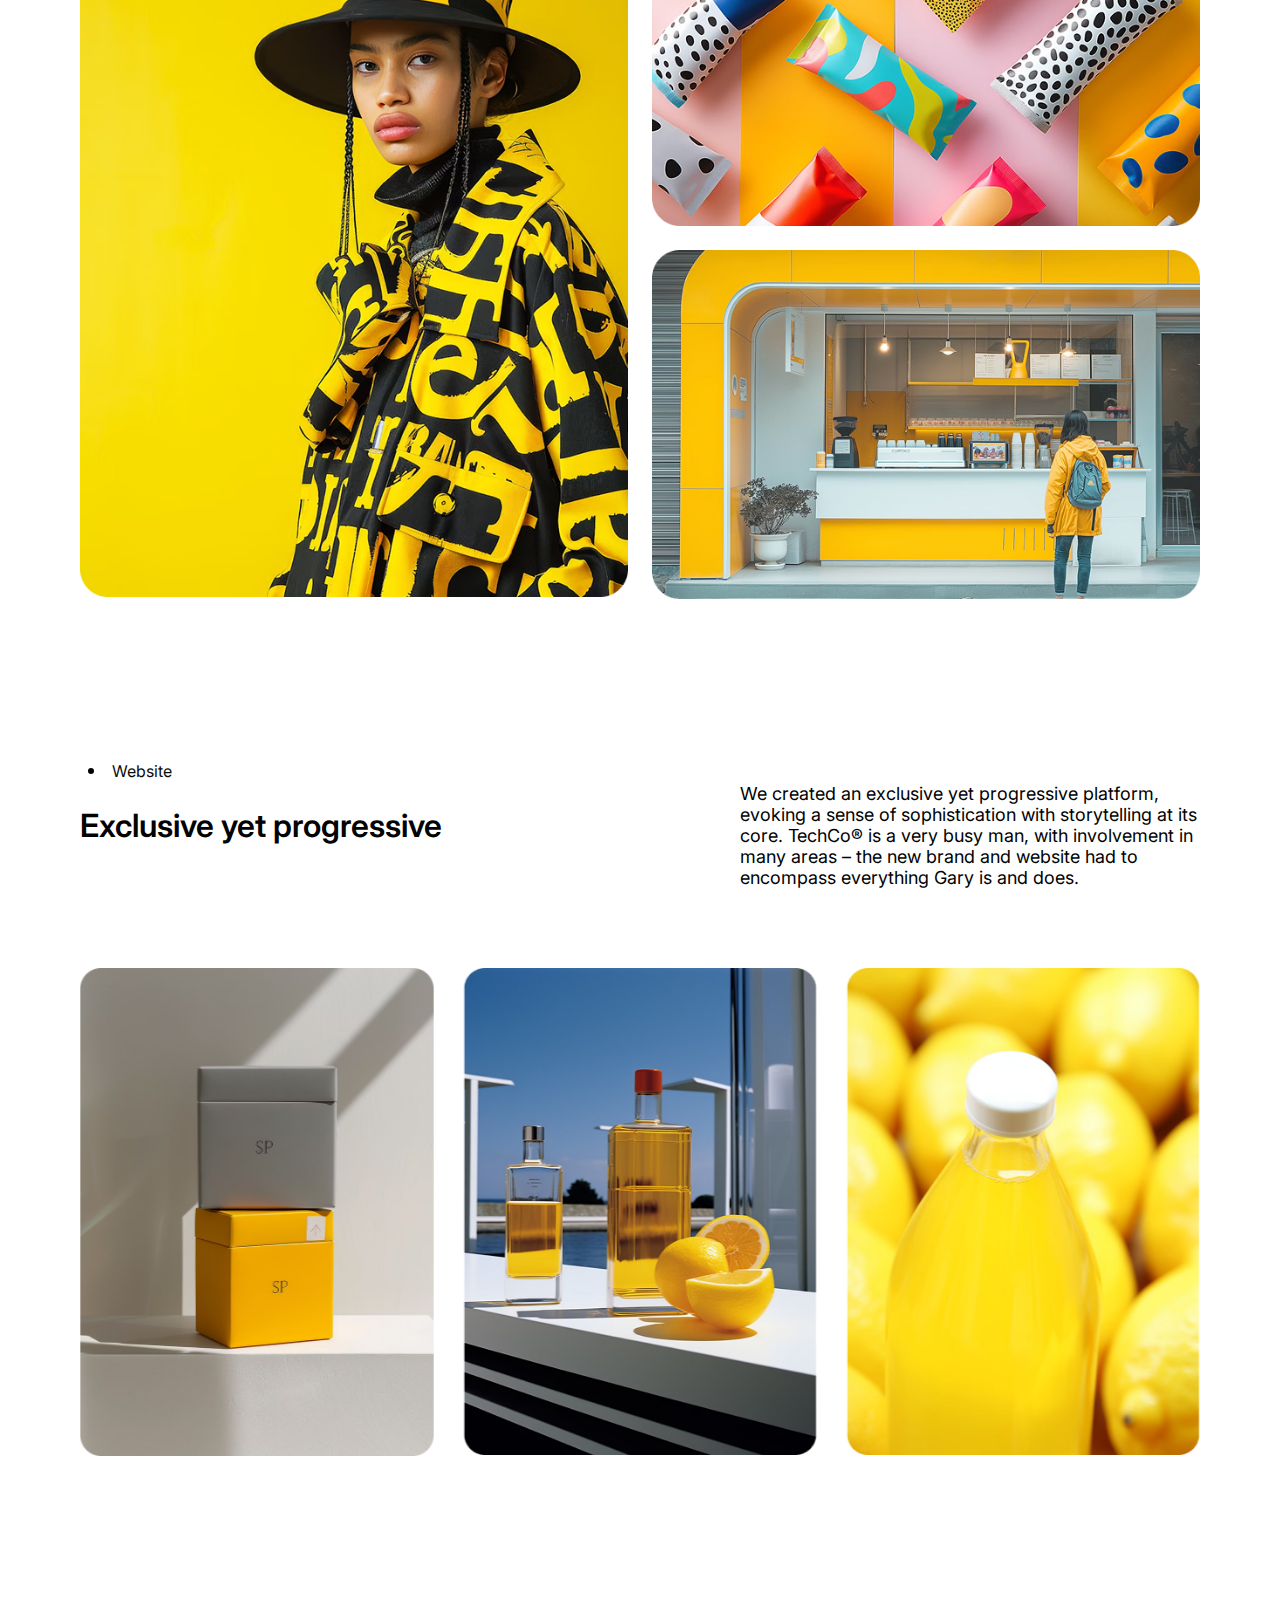
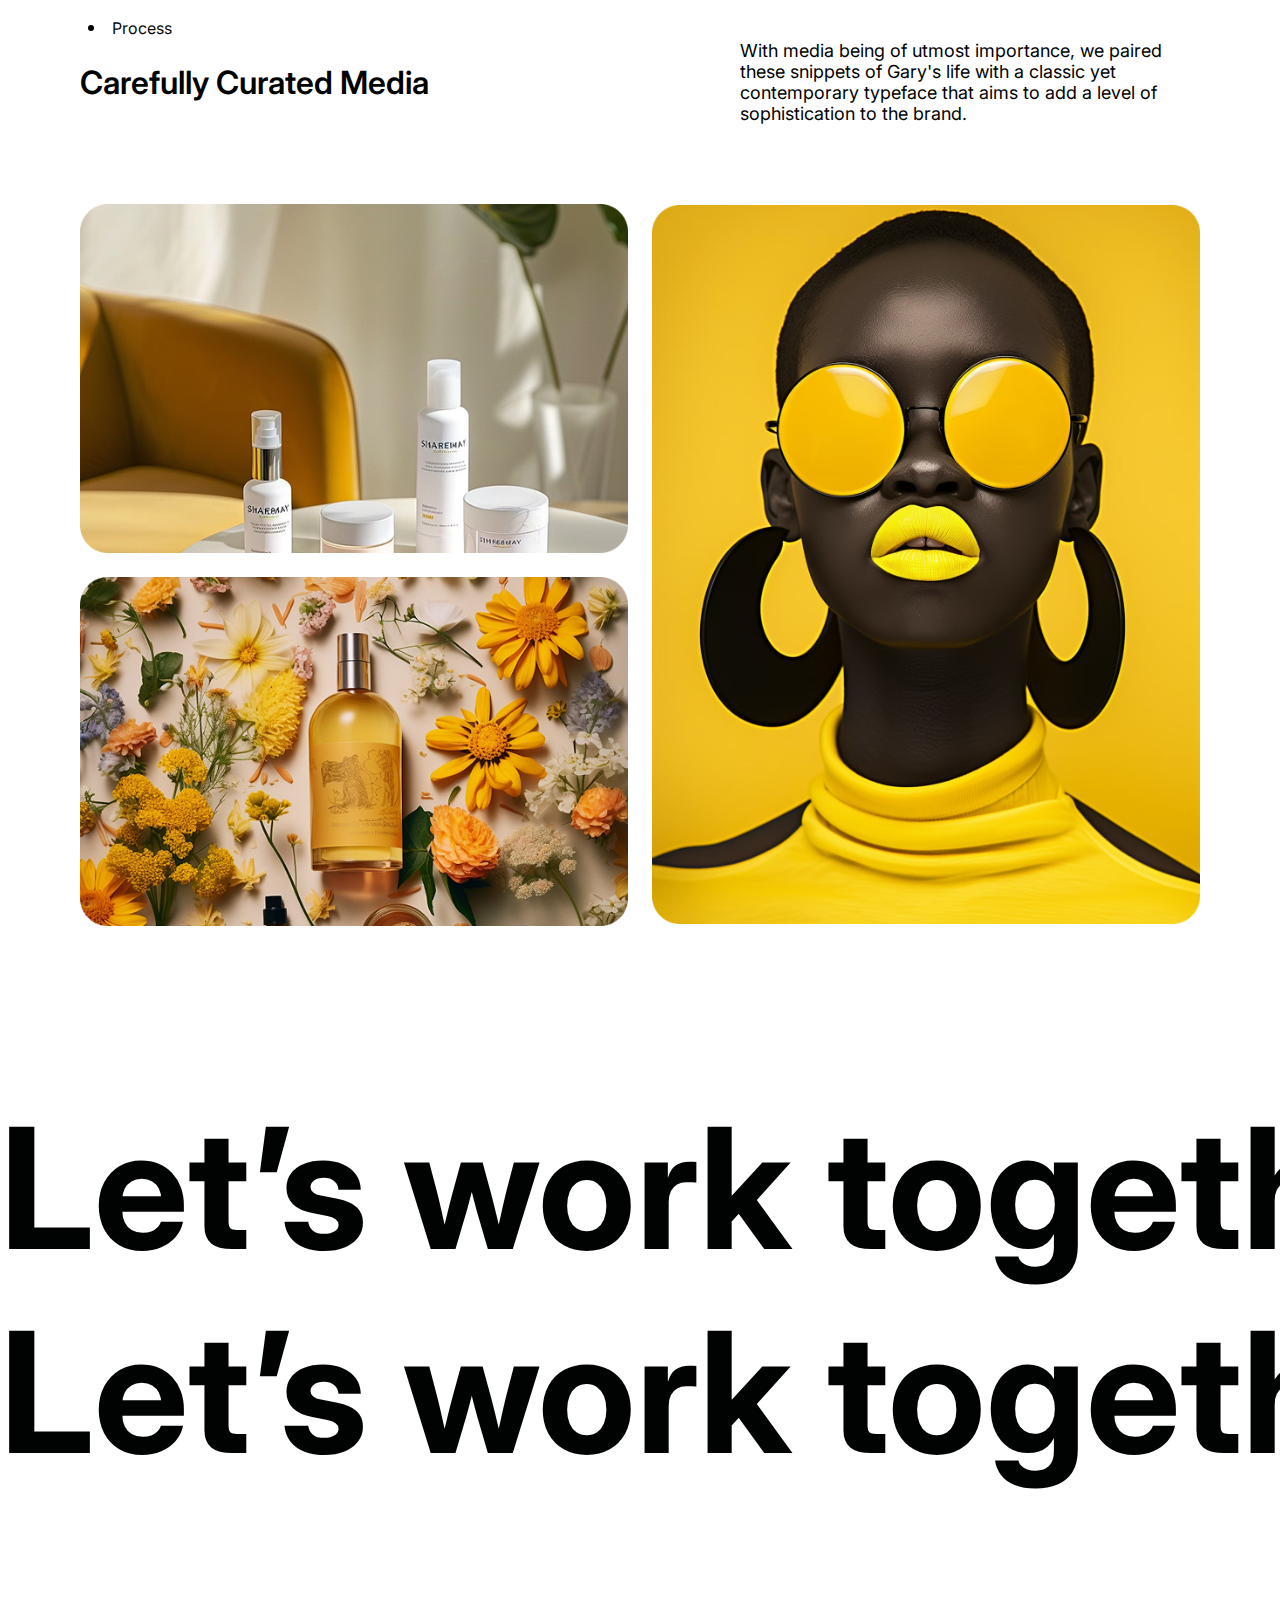
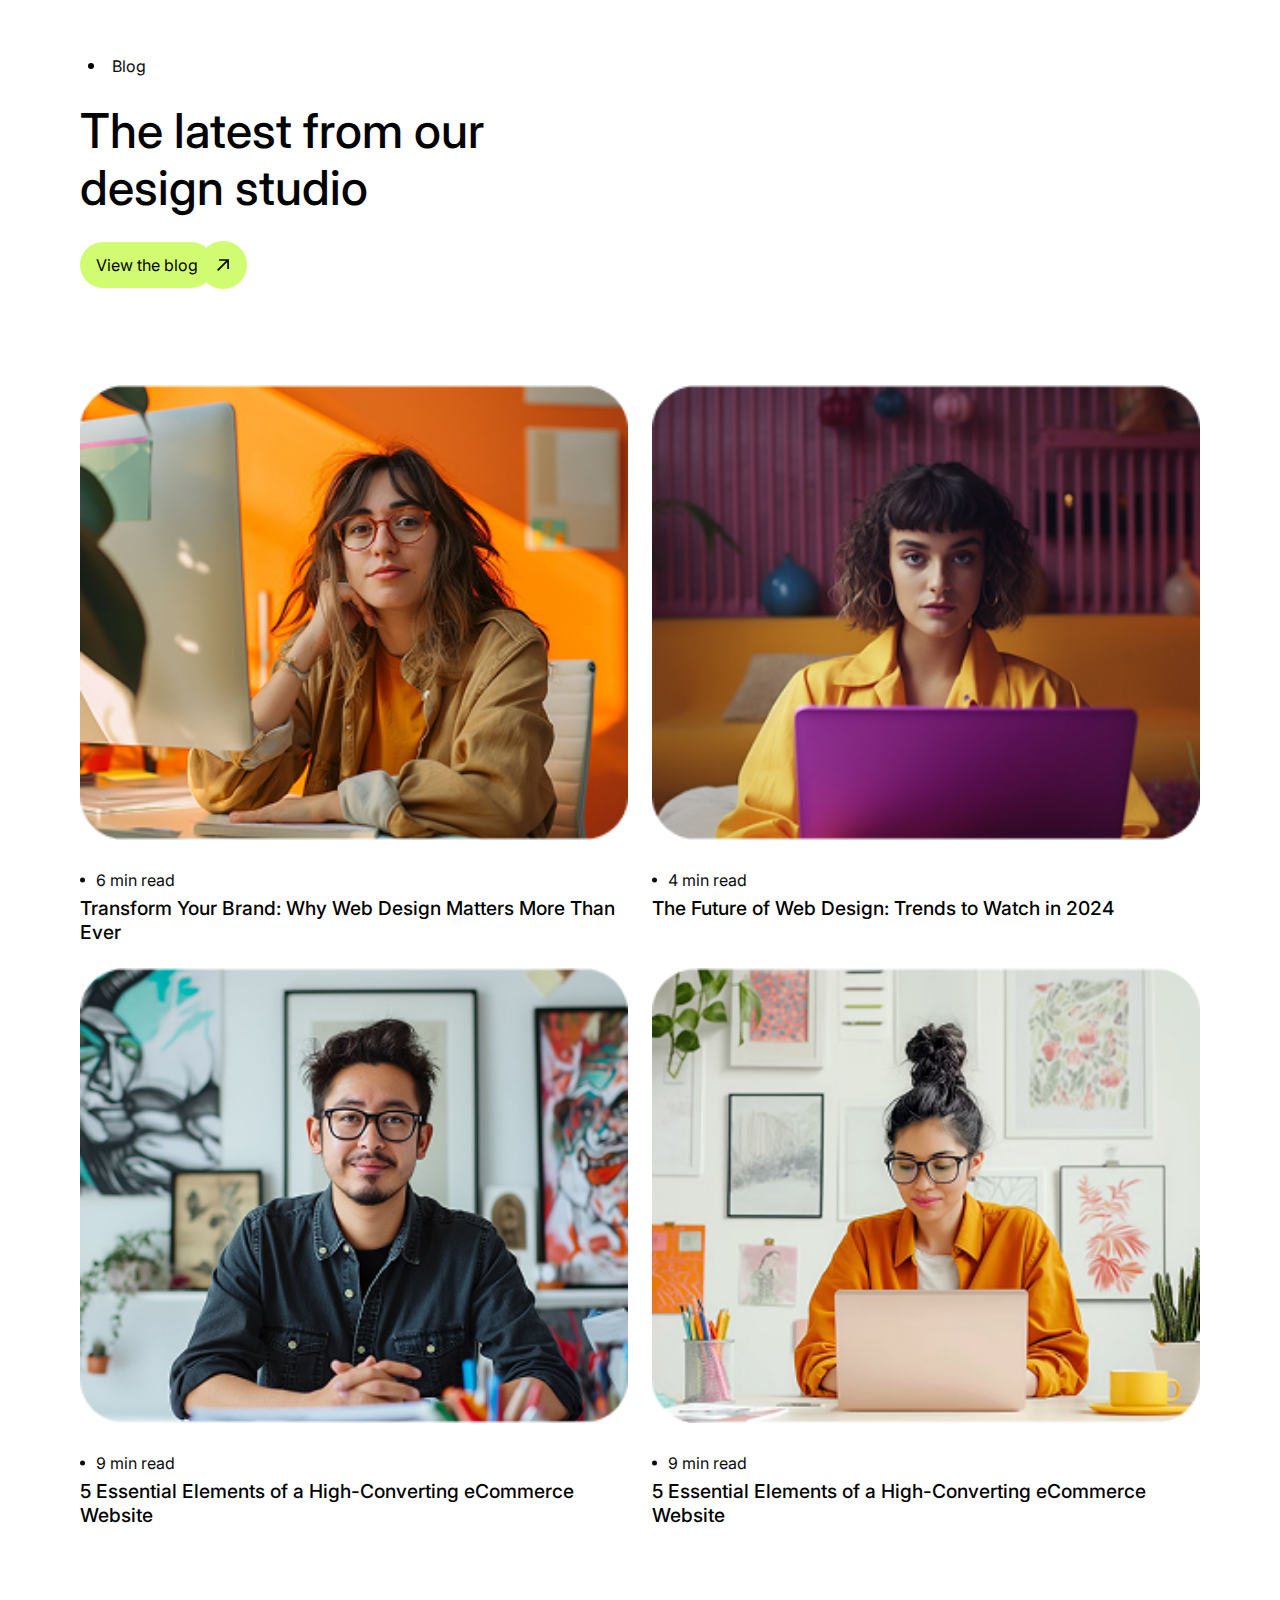
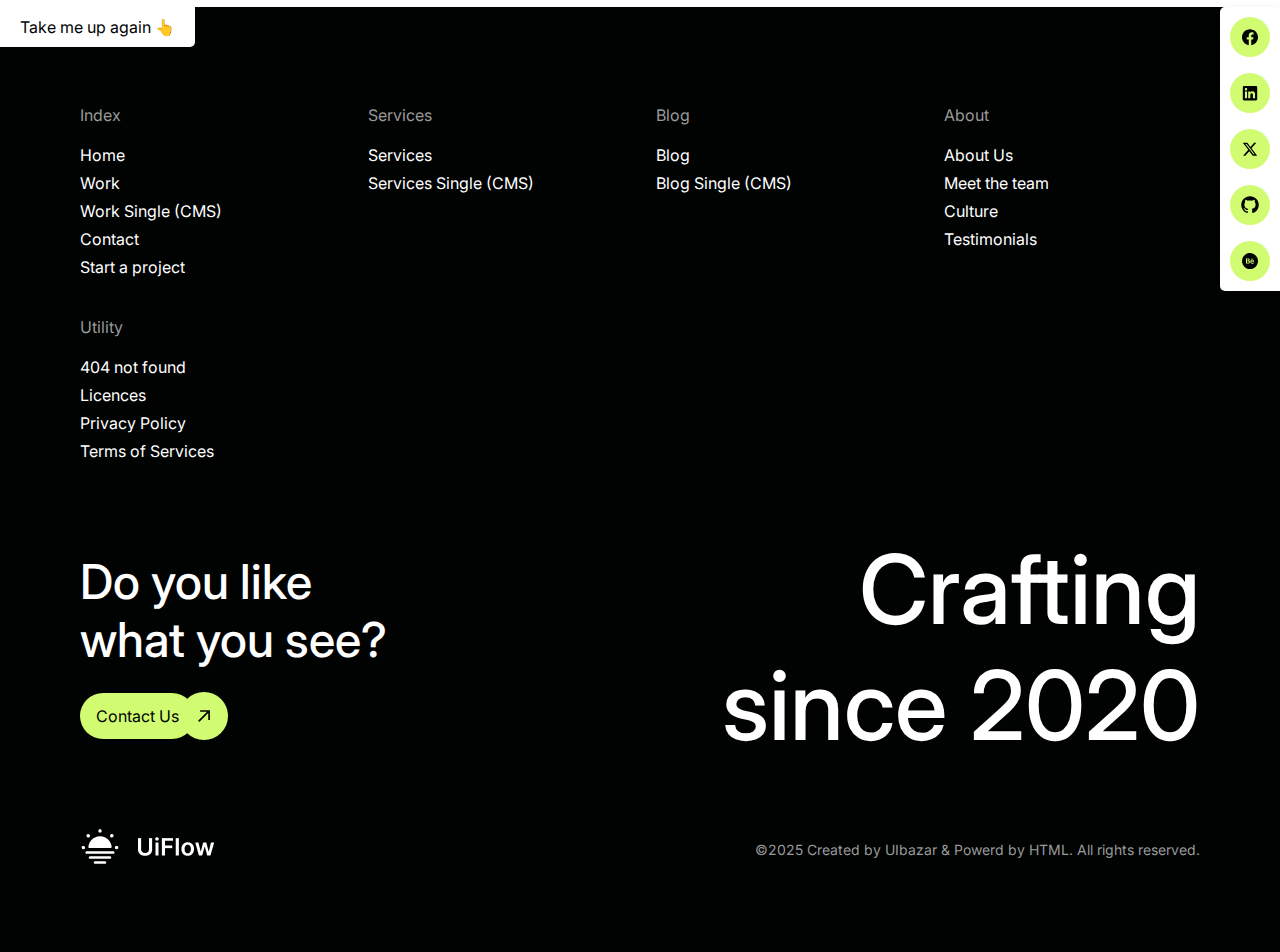
<file: work-single.html>
<!DOCTYPE html>
<html lang="en">
<head>
    <meta charset="UTF-8">
    <meta name="viewport" content="width=device-width, initial-scale=1.0">
    <title>UiFlow - Saas Html Template</title>
    <link rel="shortcut icon" href="favicon.ico" type="image/x-icon">
    <!-- Fontawesome CSS -->
    <link rel="stylesheet" href="./css/all.min.css">
    <!-- Swiper Js CSS -->
     <link rel="stylesheet" href="https://cdn.jsdelivr.net/npm/swiper/swiper-bundle.min.css" />
    <!-- Custom Theme CSS -->
    <link rel="stylesheet" href="./css/animation.css">
    <link rel="stylesheet" href="./css/style.css">
</head>
<body>

  <!-- Start of the Header Area -->
  <header id="header" class="header">
      <div class="header__container container">
        <nav class="header__navigation">
          <div class="header__branding">
            <a href="index.html" class="header__logo">
              <img src="./img/Logo-black.png" alt="Website Logo">
            </a>
          </div>
          <div class="header__menu">
            <ul class="menu">
              <li class="menu__item"><a href="index.html" class="menu__link">Home</a></li>
              <li class="menu__item"><a href="services.html" class="menu__link">Services</a></li>
              <li class="menu__item"><a href="work.html" class="menu__link">Work</a></li>
              <li class="menu__item"><a href="about.html" class="menu__link">About</a></li>
              <li class="menu__item"><a href="blog.html" class="menu__link">Blog</a></li>
              <li class="menu__item menu__item--has-dropdown">
                <a href="#" class="menu__link" aria-haspopup="true" aria-expanded="false">All Pages</a>
                <ul class="menu__submenu">
                  <li class="menu__item"><a href="index.html" class="menu__link">Home</a></li>
                  <li class="menu__item"><a href="about.html" class="menu__link">About</a></li>
                  <li class="menu__item"><a href="blog.html" class="menu__link">Blog</a></li>
                  <li class="menu__item"><a href="blog-single.html" class="menu__link">Blog Details</a></li>
                  <li class="menu__item"><a href="services.html" class="menu__link">Services</a></li>
                  <li class="menu__item"><a href="services-single.html" class="menu__link">Services Details</a></li>
                  <li class="menu__item"><a href="work.html" class="menu__link">Work</a></li>
                  <li class="menu__item"><a href="work-single.html" class="menu__link">Work Details</a></li>
                  <li class="menu__item"><a href="Contact.html" class="menu__link">Contact</a></li>
                  <li class="menu__item"><a href="404.html" class="menu__link">404</a></li>
                </ul>
              </li>
              <li class="menu__item"><a href="contact.html" class="menu__link">Contact</a></li> 
            </ul>
          </div>
          <div class="header__actions">
            <div class="btn-wrapper header__btn-wrapper">
            <a href="#" class="btn btn--primary">
              <span>State a project</span>
              <svg xmlns="http://www.w3.org/2000/svg" width="32" height="32" viewBox="0 0 26 26" fill="none">
                <path d="M9.01828 18L8 16.9831L15.5718 9.40808L9.72324 9.40808L9.73629 8L18 8L18 16.266L16.577 16.266L16.5901 10.425L9.01828 18Z" fill="#010202"/>
              </svg>
            </a>
          </div>
            <button class="header__menu-toggle" aria-label="Toggle Menu">☰</button>
          </div>
        </nav>
      </div>
  </header>
  <!-- End of the Header Area -->
    
  <!-- Mobile start navigation -->
  <div id="mobile-nav" class="mobile-nav">
      <div class="mobile-nav__header">
          <div class="mobile-nav__branding">
              <a href="index.html">
                  <img src="./img/Logo-black.png" alt="Mobile Logo" class="mobile-nav__logo">
              </a>
          </div>
          <button class="mobile-nav__close-btn" aria-label="Close Menu">×</button>
      </div>
      <ul class="mobile-nav__menu">
          <li class="mobile-nav__item"><a href="index.html" class="mobile-nav__link">Home</a></li>
          <li class="mobile-nav__item"><a href="./services.html" class="mobile-nav__link">Services</a></li>
          <li class="mobile-nav__item"><a href="./work.html" class="mobile-nav__link">Work</a></li>
          <li class="mobile-nav__item"><a href="./about.html" class="mobile-nav__link">About</a></li>
          <li class="mobile-nav__item"><a href="./blog.html" class="mobile-nav__link">Blog</a></li>
          <li class="mobile-nav__item mobile-nav__item--has-dropdown">
              <a href="#" class="mobile-nav__link" aria-haspopup="true" aria-expanded="false">All Pages</a>
              <ul class="mobile-nav__list">
                  <li class="mobile-nav__item"><a href="./index.html" class="mobile-nav__link">Home</a></li>
                  <li class="mobile-nav__item"><a href="./about.html" class="mobile-nav__link">About</a></li>
                  <li class="mobile-nav__item"><a href="./blog.html" class="mobile-nav__link">Blog</a></li>
                  <li class="mobile-nav__item"><a href="./blog-single.html" class="mobile-nav__link">Blog Details</a></li>
                  <li class="mobile-nav__item"><a href="services.html" class="mobile-nav__link">Services</a></li>
                  <li class="mobile-nav__item"><a href="services-single.html" class="mobile-nav__link">Services Details</a></li>
                  <li class="mobile-nav__item"><a href="work.html" class="mobile-nav__link">Work</a></li>
                  <li class="mobile-nav__item"><a href="work-single.html" class="mobile-nav__link">Work Details</a></li>
                  <li class="mobile-nav__item"><a href="contact.html" class="mobile-nav__link">Contact</a></li>
                  <li class="mobile-nav__item"><a href="404.html" class="mobile-nav__link">404</a></li>
              </ul>
          </li>
          <li class="mobile-nav__item"><a href="contact.html" class="mobile-nav__link">Contact</a></li>
      </ul>
      <div class="mobile-nav__actions">
        <div class="btn-wrapper mobile-nav__btn-wrapper">
            <a href="#" class="btn btn--primary">
              <span>State a project</span>
              <svg xmlns="http://www.w3.org/2000/svg" width="32" height="32" viewBox="0 0 26 26" fill="none">
                <path d="M9.01828 18L8 16.9831L15.5718 9.40808L9.72324 9.40808L9.73629 8L18 8L18 16.266L16.577 16.266L16.5901 10.425L9.01828 18Z" fill="#010202"/>
              </svg>
            </a>
          </div>
      </div>
  </div>
  <!-- Mobile end navigation -->

  <!-- Hero Start Here -->
  <section class="work-hero">
    <div class="work-hero__container container">
        <div class="work-hero__content hero__content" data-bg-img="./img/hero-2.png">
            <h1 class="work-hero__title hero__title">
                <span>Revamping TechCo's</span> 
                <span>Online Experience</span>
            </h1>
            <ul class="work-hero__nav">
                <li class="work-hero__nav-item"><a href="#" class="work-hero__nav-link">Branding</a></li>
                <li class="work-hero__nav-item"><a href="#" class="work-hero__nav-link">Website</a></li>
                <li class="work-hero__nav-item"><a href="#" class="work-hero__nav-link">SEO</a></li>
            </ul>
        </div>
    </div>
  </section>
  <!-- Hero End Here -->

  <!-- Services Start Here -->
  <section class="services">
    <div class="services__container container">
        <div class="services__content-area">
            <div class="services__title-wrapper">
                <span class="services__subtitle subtitle">Services</span>
                <h2 class="services__title title">A new personal brand identity, bespoke site and build</h2>
            </div>
            <p class="services__desc">We were tasked to reimagine all aspects of the TechCo’s brand, from his personal brand identity through to carefully architectured site structure, design, and build. The website acts as an overview of all thingsTechCo’s from business to broadcasting, to charity and public speaking.</p>
        </div>

        <!-- Project Info Section -->
        <div class="services__info">
            <div class="services__info-item">
                <span class="services__info-label">Client</span>
                <h3 class="services__info-value">TechCo’s</h3>
            </div>
            <div class="services__info-item">
                <span class="services__info-label">Industry</span>
                <h3 class="services__info-value">Personal Branding</h3>
            </div>
            <div class="services__info-item">
                <span class="services__info-label">Timeline</span>
                <h3 class="services__info-value">12 Weeks</h3>
            </div>
        </div>

        <div class="services__masonry">
                <div class="services__col services__col--left">
                <div class="services__img-wrap">
                <img class="services__img" src="./img/services-1.png" alt="Services One">
                </div>
            </div>
            <div class="services__col services__col--right">
                <div class="services__img-wrap">
                <img class="services__img" src="./img/services-2.png" alt="Services Two">
                </div>
                <div class="services__img-wrap">
                <img class="services__img" src="./img/services-3.png" alt="Services Three">
                </div>
            </div>
        </div>
    </div>
  </section>
  <!-- Services End Here -->

  <!-- Case-study Start Here -->
  <section class="case-study">
    <div class="case-study__container container">
        <div class="case-study__content-area">
            <div class="case-study__title-wrapper">
                <p class="case-study__subtitle subtitle">Website</p>
                <h2 class="case-study__title title">Exclusive yet progressive</h2>
            </div>
            <p class="case-study__desc">
                We created an exclusive yet progressive platform, evoking a sense of sophistication with storytelling at its core. TechCo® is a very busy man, with involvement in many areas – the new brand and website had to encompass everything Gary is and does.
            </p>
        </div>

        <div class="case-study__gallery swiper">
            <div class="swiper-wrapper">
                <div class="swiper-slide case-study__image">
                <img src="./img/case-study-1.png" />
                </div>
                <div class="swiper-slide case-study__image">
                <img src="./img/case-study-2.png" />
                </div>
                <div class="swiper-slide case-study__image">
                <img src="./img/case-study-3.png" />
                </div>
                <div class="swiper-slide case-study__image">
                <img src="./img/case-study-3.png" />
                </div>
                <div class="swiper-slide case-study__image">
                <img src="./img/case-study-3.png" />
                </div>
                <div class="swiper-slide case-study__image">
                <img src="./img/case-study-3.png" />
                </div>
            </div>
        </div>
    </div>
  </section>
  <!-- Case-study End Here -->

  <!-- Process Start Here -->
  <section class="process">
    <div class="process__container container">
        <div class="case-study__content-area">
            <div class="case-study__title-wrapper">
                <p class="case-study__subtitle subtitle">Process</p>
                <h2 class="case-study__title title">Carefully Curated Media</h2>
            </div>
            <p class="case-study__desc">
                With media being of utmost importance, we paired these snippets of Gary's life with a classic yet contemporary typeface that aims to add a level of sophistication to the brand.
            </p>
        </div>

        <div class="process__masonry">
                <div class="process__col process__col--left">
                    <div class="process__img-wrap">
                        <img class="process__img" src="./img/process-2.png" alt="Process Two">
                    </div>
                    <div class="process__img-wrap">
                        <img class="process__img" src="./img/process-3.png" alt="Process Three">
                    </div>
                </div>
                <div class="process__col services__col--right">
                    <div class="process__img-wrap">
                    <img class="process__img" src="./img/process-1.png" alt="Process One">
                </div>
            </div>
        </div>
    </div>
  </section>
  <!-- Process End Here -->

  <!-- Marquee Text Start Here -->
  <section class="marquee">
    <div class="container marquee__container">
      <div class="marquee__wrapper marquee__wrapper--rtl">
        <div class="marquee__item">
          <h2>Let’s work together. Let’s work together. </h2>
        </div>
        <div class="marquee__item">
          <h2>Let’s work together. Let’s work together. </h2>
        </div>
      </div>

      <div class="marquee__wrapper marquee__wrapper--ltr">
        <div class="marquee__item">
          <h2>Let’s work together. Let’s work together. </h2>
        </div>
        <div class="marquee__item">
          <h2>Let’s work together. Let’s work together. </h2>
        </div>
      </div>
    </div>
  </section>
  <!-- Marquee Text End Here -->

  <!-- Blog Start Here -->
  <section class="blog">
    <div class="container blog__container">
      <div class="blog__grid-area">
        <div class="blog__title-wrap">
        <span class="subtitle blog__subtitle">Blog</span>
        <h3 class="title blog__heading">The latest from our design studio</h3>
          <div class="btn-wrapper blog__btn-wrapper">
            <a href="#" class="btn btn--primary">
              <span>View the blog</span>
              <svg xmlns="http://www.w3.org/2000/svg" width="32" height="32" viewBox="0 0 26 27" fill="none">
                <path d="M9.01828 18.5439L8 17.527L15.5718 9.95203L9.72324 9.95203L9.73629 8.54395L18 8.54395L18 16.8099L16.577 16.8099L16.5901 10.969L9.01828 18.5439Z" fill="#010202"/>
              </svg>
            </a>
          </div>
      </div>
      <div class="blog__items">
        <article class="blog__item">
          <div class="blog__thumb">
            <a href="blog-details" class="blog__thumb-link">
              <img src="./img/blog-1.png" alt="" >
            </a>
          </div>
          <span class="blog__meta">6 min read</span>
          <a href="blog-details" class="blog__title-link">
            <h3 class="blog__title">Transform Your Brand: Why Web Design Matters More Than Ever</h3>
          </a>
        </article>

        <article class="blog__item">
          <div class="blog__thumb">
            <a href="blog-details" class="blog__thumb-link">
              <img src="./img/blog-2.png" alt="" >
            </a>
          </div>
          <span class="blog__meta">4 min read</span>
          <a href="blog-details" class="blog__title-link">
            <h3 class="blog__title">The Future of Web Design: Trends to Watch in 2024</h3>
          </a>
        </article>

        <article class="blog__item">
          <div class="blog__thumb">
            <a href="blog-details" class="blog__thumb-link">
              <img src="./img/blog-3.png" alt="" >
            </a>
          </div>
          <span class="blog__meta">9 min read</span>
          <a href="blog-details" class="blog__title-link">
            <h3 class="blog__title">5 Essential Elements of a High-Converting eCommerce Website</h3>
          </a>
        </article>

        <article class="blog__item">
          <div class="blog__thumb">
            <a href="blog-details" class="blog__thumb-link">
              <img src="./img/blog-4.png" alt="" >
            </a>
          </div>
          <span class="blog__meta">9 min read</span>
          <a href="blog-details" class="blog__title-link">
            <h3 class="blog__title">5 Essential Elements of a High-Converting eCommerce Website</h3>
          </a>
        </article>
      </div>
      </div>
    </div>
  </section>
  <!-- Blog End Here -->

  <!-- Footer Start Here -->
  <footer class="footer">
    <div class="container footer__container">

      <div class="footer__top">
        <div class="footer__nav">
          <h3 class="footer__nav-title">Index</h3>
          <ul class="footer__nav-list">
            <li class="footer__nav-item"><a class="footer__nav-link" href="">Home</a></li>
            <li class="footer__nav-item"><a class="footer__nav-link" href="">Work</a></li>
            <li class="footer__nav-item"><a class="footer__nav-link" href="">Work Single (CMS)</a></li>
            <li class="footer__nav-item"><a class="footer__nav-link" href="">Contact</a></li>
            <li class="footer__nav-item"><a class="footer__nav-link" href="">Start a project</a></li>
          </ul>
        </div>
        <div class="footer__nav">
          <h3 class="footer__nav-title">Services</h3>
          <ul class="footer__nav-list">
            <li class="footer__nav-item"><a class="footer__nav-link" href="">Services</a></li>
            <li class="footer__nav-item"><a class="footer__nav-link" href="">Services Single (CMS)</a></li>
          </ul>
        </div>
        <div class="footer__nav">
          <h3 class="footer__nav-title">Blog </h3>
          <ul class="footer__nav-list">
            <li class="footer__nav-item"><a class="footer__nav-link" href="">Blog </a></li>
            <li class="footer__nav-item"><a class="footer__nav-link" href="blog-single.html">Blog Single (CMS)</a></li>
          </ul>
        </div>
        <div class="footer__nav">
          <h3 class="footer__nav-title">About </h3>
          <ul class="footer__nav-list">
            <li class="footer__nav-item"><a class="footer__nav-link" href="">About Us </a></li>
            <li class="footer__nav-item"><a class="footer__nav-link" href="">Meet the team</a></li>
            <li class="footer__nav-item"><a class="footer__nav-link" href="">Culture</a></li>
            <li class="footer__nav-item"><a class="footer__nav-link" href="">Testimonials</a></li>
          </ul>
        </div>
        <div class="footer__nav">
          <h3 class="footer__nav-title">Utility</h3>
          <ul class="footer__nav-list">
            <li class="footer__nav-item"><a class="footer__nav-link" href="">404 not found</a></li>
            <li class="footer__nav-item"><a class="footer__nav-link" href="">Licences</a></li>
            <li class="footer__nav-item"><a class="footer__nav-link" href="">Privacy Policy</a></li>
            <li class="footer__nav-item"><a class="footer__nav-link" href="">Terms of Services</a></li>
          </ul>
        </div>
      </div>

      <div class="footer__middle">
        <div class="footer__cta">
          <h3 class="footer__cta-text">Do you like what you see?</h3>
          <div class="btn-wrapper footer__btn-wrapper">
            <a href="#" class="btn btn--primary">
              <span>Contact Us</span>
              <svg xmlns="http://www.w3.org/2000/svg" width="32" height="32" viewBox="0 0 26 27" fill="none">
                <path d="M9.01828 18.5439L8 17.527L15.5718 9.95203L9.72324 9.95203L9.73629 8.54395L18 8.54395L18 16.8099L16.577 16.8099L16.5901 10.969L9.01828 18.5439Z" fill="#010202"/>
              </svg>
            </a>
          </div>
        </div>
        <div class="footer__heading">
          <h3>Crafting since 2020</h3>
        </div>
      </div>

      <div class="footer__bottom">
        <div class="footer__logo">
          <img src="./img/logo-white.png" alt="Logo" >
        </div>
        <div class="footer__copyright">
          <p>&copy;2025 Created by UIbazar & Powerd by HTML.  All rights reserved.</p>
        </div>
      </div>

      <!-- Back to Top -->
      <div class="footer__back-top">
        <a class="footer__back-top-link" href="">Take me up again 👆</a>
      </div>

      <!-- Social Link -->
      <div class="footer__social-links">
        <a href="#" class="footer__social-link">
          <svg xmlns="http://www.w3.org/2000/svg" width="24" height="25" viewBox="0 0 24 25" fill="none">
            <path d="M22 12.8463C22 7.28967 17.5229 2.78516 12 2.78516C6.47715 2.78516 2 7.28967 2 12.8463C2 17.868 5.65684 22.0304 10.4375 22.7852V15.7546H7.89844V12.8463H10.4375V10.6297C10.4375 8.10812 11.9305 6.71528 14.2146 6.71528C15.3088 6.71528 16.4531 6.91179 16.4531 6.91179V9.38777H15.1922C13.95 9.38777 13.5625 10.1634 13.5625 10.9591V12.8463H16.3359L15.8926 15.7546H13.5625V22.7852C18.3432 22.0304 22 17.8682 22 12.8463Z" fill="#010202"/>
          </svg>
        </a>
        <a href="#" class="footer__social-link">
          <svg xmlns="http://www.w3.org/2000/svg" width="24" height="25" viewBox="0 0 24 25" fill="none">
            <path fill-rule="evenodd" clip-rule="evenodd" d="M4.5 3.78516C3.67157 3.78516 3 4.45673 3 5.28516V20.2852C3 21.1136 3.67157 21.7852 4.5 21.7852H19.5C20.3284 21.7852 21 21.1136 21 20.2852V5.28516C21 4.45673 20.3284 3.78516 19.5 3.78516H4.5ZM8.52076 7.78788C8.52639 8.74413 7.81061 9.33335 6.96123 9.32913C6.16107 9.32491 5.46357 8.68788 5.46779 7.78929C5.47201 6.94413 6.13998 6.26491 7.00764 6.2846C7.88795 6.30429 8.52639 6.94976 8.52076 7.78788ZM12.2797 10.5469H9.75971H9.7583V19.1068H12.4217V18.9071C12.4217 18.5272 12.4214 18.1472 12.4211 17.7671C12.4203 16.7533 12.4194 15.7384 12.4246 14.7249C12.426 14.4788 12.4372 14.2229 12.5005 13.988C12.7381 13.1105 13.5271 12.5438 14.4074 12.6831C14.9727 12.7716 15.3467 13.0993 15.5042 13.6323C15.6013 13.9655 15.6449 14.3241 15.6491 14.6715C15.6605 15.7191 15.6589 16.7667 15.6573 17.8144C15.6567 18.1842 15.6561 18.5542 15.6561 18.924V19.1054H18.328V18.9001C18.328 18.4481 18.3278 17.9962 18.3275 17.5443C18.327 16.4148 18.3264 15.2853 18.3294 14.1554C18.3308 13.6449 18.276 13.1415 18.1508 12.6479C17.9638 11.9138 17.5771 11.3063 16.9485 10.8676C16.5027 10.5553 16.0133 10.3543 15.4663 10.3318C15.404 10.3292 15.3412 10.3258 15.2781 10.3224C14.9984 10.3072 14.7141 10.2919 14.4467 10.3458C13.6817 10.4991 13.0096 10.8493 12.5019 11.4666C12.4429 11.5374 12.3852 11.6093 12.2991 11.7166L12.2797 11.7409V10.5469ZM5.68164 19.1096H8.33242V10.5525H5.68164V19.1096Z" fill="#010202"/>
          </svg>
        </a>
        <a href="#" class="footer__social-link">
          <svg xmlns="http://www.w3.org/2000/svg" width="24" height="25" viewBox="0 0 24 25" fill="none">
            <path d="M17.1761 4.78516H19.9362L13.9061 11.5626L21 20.7852H15.4456L11.0951 15.1918L6.11723 20.7852H3.35544L9.80517 13.536L3 4.78516H8.69545L12.6279 9.89778L17.1761 4.78516ZM16.2073 19.1606H17.7368L7.86441 6.32444H6.2232L16.2073 19.1606Z" fill="#010202"/>
          </svg>
        </a>
        <a href="#" class="footer__social-link">
          <svg xmlns="http://www.w3.org/2000/svg" width="24" height="25" viewBox="0 0 24 25" fill="none">
            <path d="M12 1.54353C9.11346 1.5142 6.33338 2.63214 4.27073 4.65166C2.20809 6.67117 1.03166 9.42702 1 12.3135C1.01112 14.5947 1.74494 16.8137 3.09606 18.6517C4.44718 20.4897 6.34608 21.8522 8.52 22.5435C9.07 22.6435 9.27 22.3135 9.27 22.0235V20.1935C6.21 20.8435 5.56 18.7535 5.56 18.7535C5.3563 18.0974 4.92323 17.5366 4.34 17.1735C3.34 16.5135 4.42 16.5235 4.42 16.5235C4.76565 16.5697 5.09635 16.6936 5.38731 16.8858C5.67826 17.0781 5.92192 17.3337 6.1 17.6335C6.41033 18.1717 6.91953 18.5664 7.51801 18.7329C8.11649 18.8993 8.75639 18.8242 9.3 18.5235C9.35591 17.9759 9.60389 17.4658 10 17.0835C7.56 16.8135 5 15.8935 5 11.7635C4.97818 10.6862 5.37624 9.64264 6.11 8.85353C5.77583 7.9286 5.81529 6.90984 6.22 6.01353C6.22 6.01353 7.15 5.72353 9.22 7.11353C11.0219 6.63337 12.9181 6.63337 14.72 7.11353C16.82 5.72353 17.72 6.01353 17.72 6.01353C18.1247 6.90984 18.1642 7.9286 17.83 8.85353C18.5808 9.62818 19.0005 10.6647 19 11.7435C19 15.8835 16.42 16.7935 14 17.0635C14.265 17.3208 14.4697 17.6336 14.5994 17.9794C14.729 18.3252 14.7805 18.6955 14.75 19.0635V22.0135C14.75 22.3635 14.95 22.6435 15.5 22.5335C17.6678 21.8379 19.5603 20.4751 20.9072 18.6397C22.2541 16.8042 22.9866 14.5901 23 12.3135C22.9683 9.42702 21.7919 6.67117 19.7293 4.65166C17.6666 2.63214 14.8865 1.5142 12 1.54353Z" fill="#010202"/>
          </svg>
        </a>
        <a href="#" class="footer__social-link">
          <svg xmlns="http://www.w3.org/2000/svg" width="24" height="25" viewBox="0 0 24 25" fill="none">
            <path d="M14.7599 11.7325C14.6207 11.732 14.4828 11.7605 14.3552 11.8163C14.2277 11.8721 14.1131 11.9539 14.019 12.0565C13.9248 12.1591 13.8532 12.2802 13.8086 12.4122C13.764 12.5441 13.7474 12.6838 13.7599 12.8225H15.8199C15.8332 12.6786 15.8152 12.5336 15.767 12.3973C15.7189 12.2611 15.6418 12.1369 15.5411 12.0333C15.4403 11.9297 15.3183 11.8492 15.1835 11.7973C15.0486 11.7453 14.9041 11.7233 14.7599 11.7325Z" fill="#010202"/>
            <path d="M9.49001 12.8438H8.26001V14.7837H9.26001C10.26 14.7837 10.7 14.4537 10.7 13.7837C10.7 13.1137 10.24 12.8438 9.49001 12.8438Z" fill="#010202"/>
            <path d="M10.36 11.0629C10.36 10.5329 10.01 10.2129 9.41001 10.2129H8.26001V11.9529H9.11001C10 11.9529 10.36 11.6329 10.36 11.0629Z" fill="#010202"/>
            <path d="M12 2.54297C10.0222 2.54297 8.08879 3.12946 6.4443 4.22827C4.79981 5.32709 3.51809 6.88887 2.76121 8.71613C2.00433 10.5434 1.8063 12.5541 2.19215 14.4939C2.578 16.4337 3.53041 18.2155 4.92894 19.614C6.32746 21.0126 8.10929 21.965 10.0491 22.3508C11.9889 22.7367 13.9996 22.5386 15.8268 21.7818C17.6541 21.0249 19.2159 19.7432 20.3147 18.0987C21.4135 16.4542 22 14.5208 22 12.543C22 11.2297 21.7413 9.92939 21.2388 8.71613C20.7363 7.50288 19.9997 6.40049 19.0711 5.4719C18.1425 4.54332 17.0401 3.80672 15.8268 3.30417C14.6136 2.80163 13.3132 2.54297 12 2.54297ZM9.7 15.743H7V9.24297H9.7C10.87 9.24297 11.64 9.85297 11.64 10.843C11.6538 11.1756 11.5486 11.5022 11.3434 11.7643C11.1381 12.0263 10.8462 12.2067 10.52 12.273C10.7267 12.2778 10.9303 12.3247 11.1183 12.4109C11.3063 12.4971 11.4747 12.6207 11.6132 12.7742C11.7518 12.9277 11.8575 13.1079 11.924 13.3037C11.9905 13.4995 12.0164 13.7068 12 13.913C12 15.073 11 15.743 9.7 15.743ZM13.25 9.74297H16.25V10.243H13.25V9.74297ZM17 13.593H13.7V13.733C13.6828 13.8849 13.6984 14.0388 13.7457 14.1842C13.793 14.3297 13.8709 14.4633 13.9742 14.576C14.0775 14.6888 14.2037 14.7781 14.3445 14.838C14.4852 14.8978 14.6371 14.9268 14.79 14.923C15.0047 14.9563 15.2241 14.9109 15.4079 14.7951C15.5917 14.6793 15.7274 14.501 15.79 14.293H17C16.8923 14.773 16.6114 15.1965 16.211 15.4824C15.8107 15.7684 15.319 15.8967 14.83 15.843C14.5175 15.8745 14.2018 15.8372 13.9052 15.7337C13.6086 15.6301 13.3384 15.4628 13.1134 15.2436C12.8884 15.0243 12.7142 14.7584 12.6031 14.4646C12.4919 14.1708 12.4465 13.8562 12.47 13.543V13.103C12.4488 12.7994 12.4934 12.4949 12.6009 12.2103C12.7084 11.9256 12.8762 11.6676 13.0928 11.4538C13.3093 11.2401 13.5696 11.0758 13.8556 10.972C14.1417 10.8683 14.4468 10.8277 14.75 10.853C15.0522 10.8336 15.3551 10.8792 15.6382 10.9867C15.9213 11.0942 16.1781 11.2611 16.3913 11.4762C16.6045 11.6913 16.7691 11.9496 16.8741 12.2336C16.9791 12.5177 17.0221 12.8209 17 13.123V13.593Z" fill="#010202"/>
          </svg>
        </a>
      </div>

    </div>
  </footer>
  <!-- Footer End Here -->

  <!-- Swiper Js -->
  <script src="https://cdn.jsdelivr.net/npm/swiper/swiper-bundle.min.js"></script>
  <!-- Custom Theme JS -->
  <script src="./js/script.js"></script>
</body>
</html>
</file>
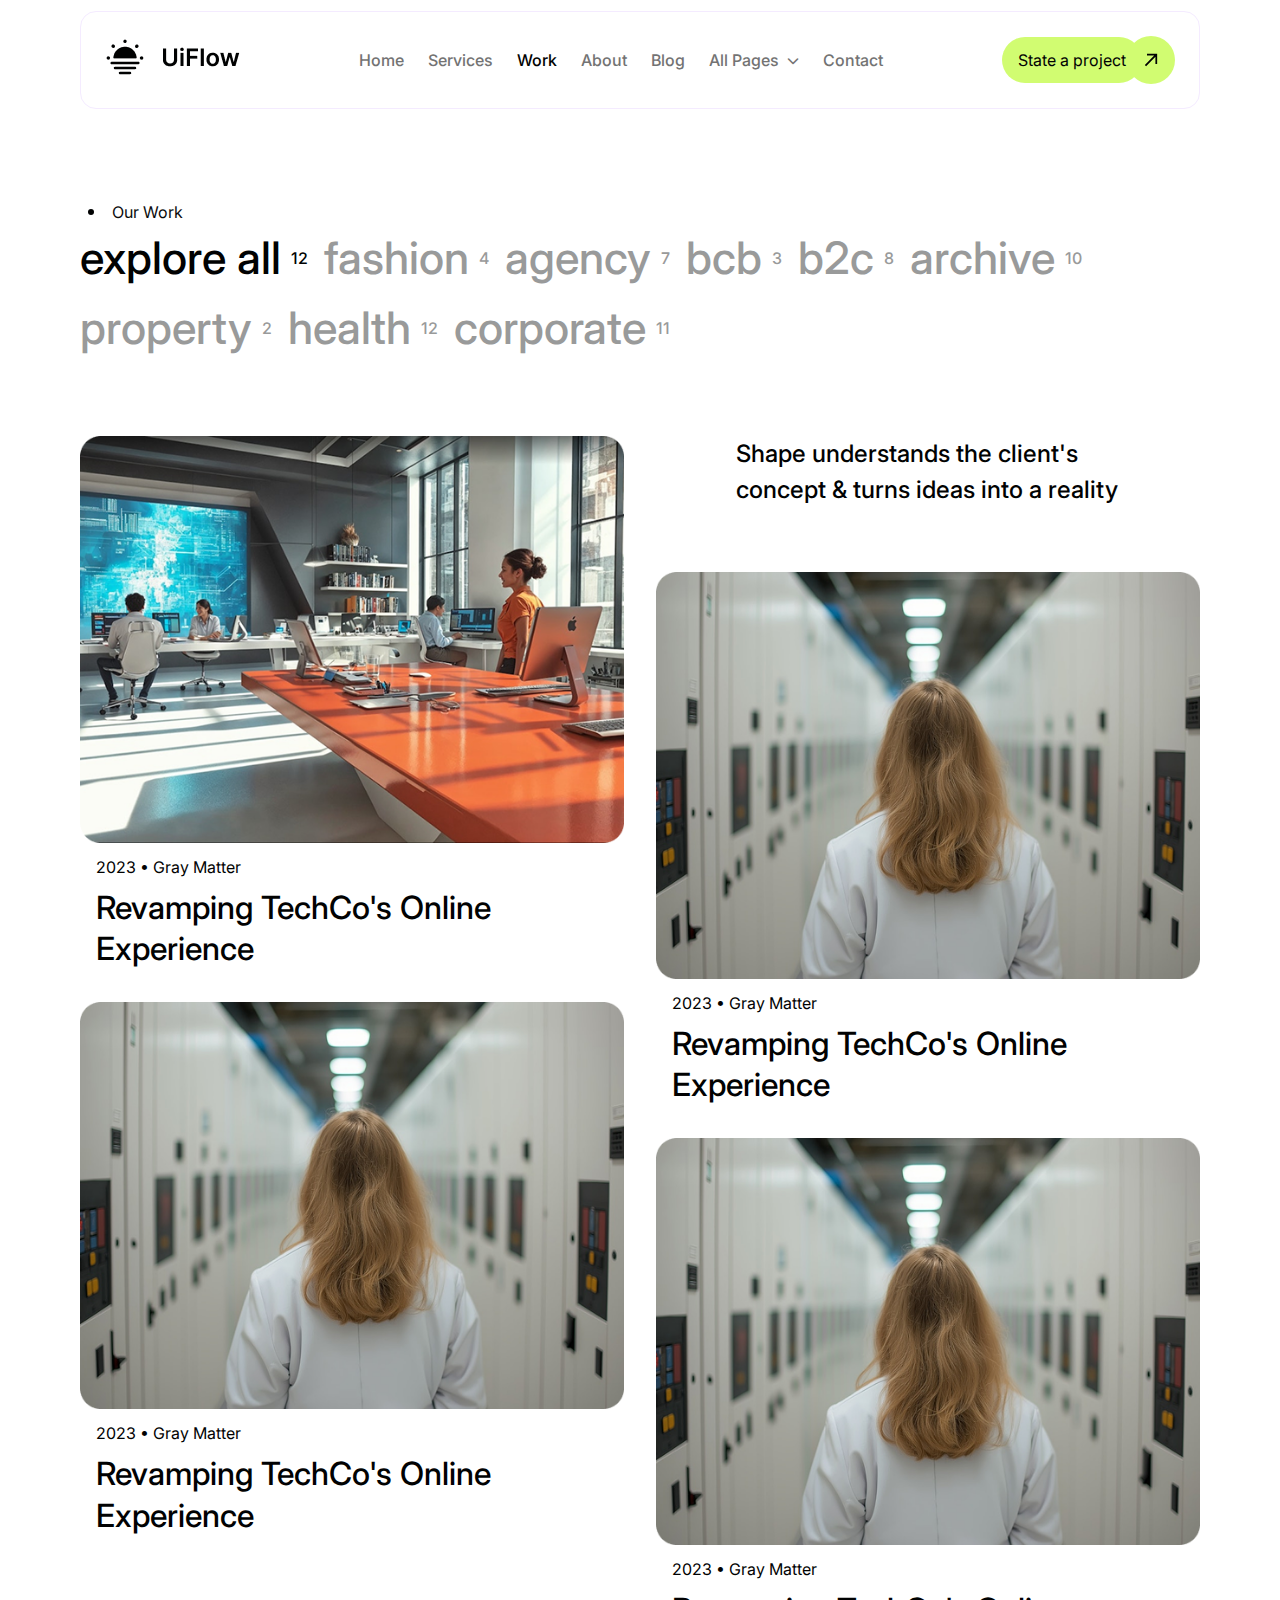
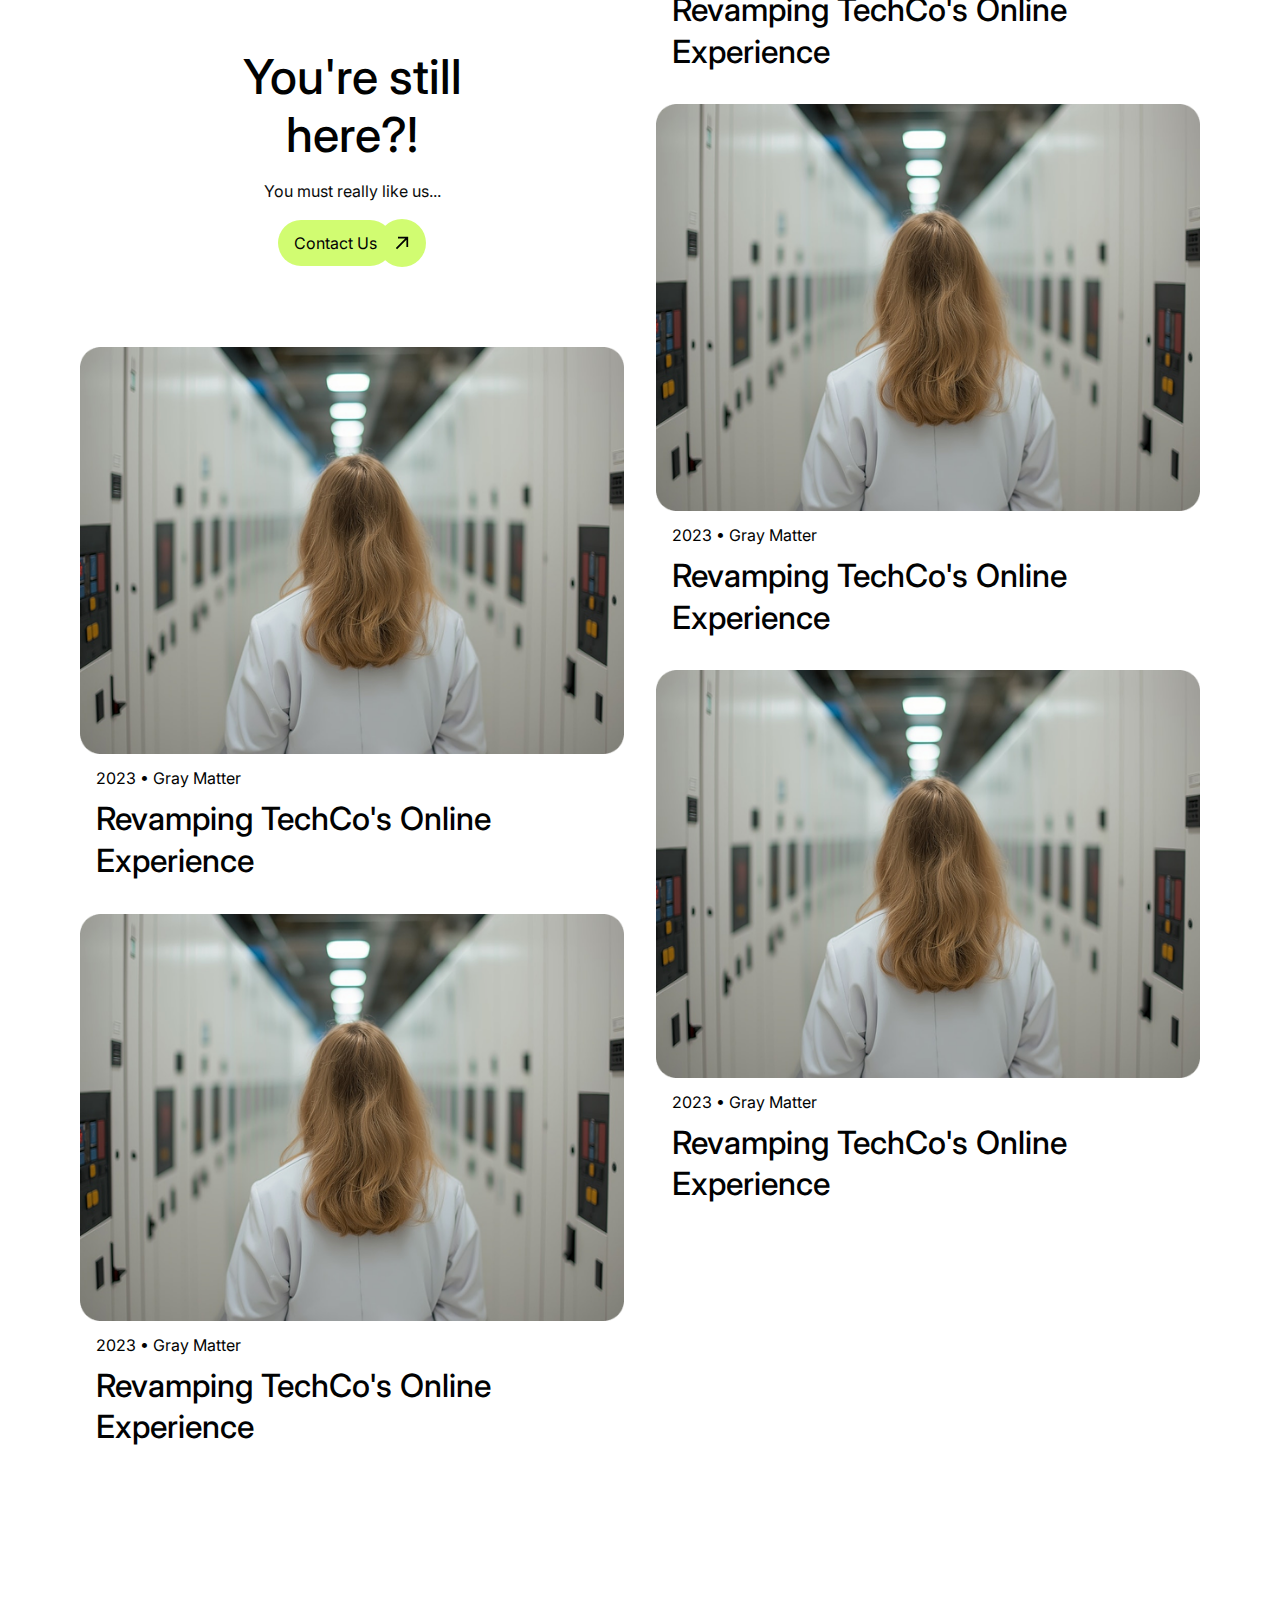
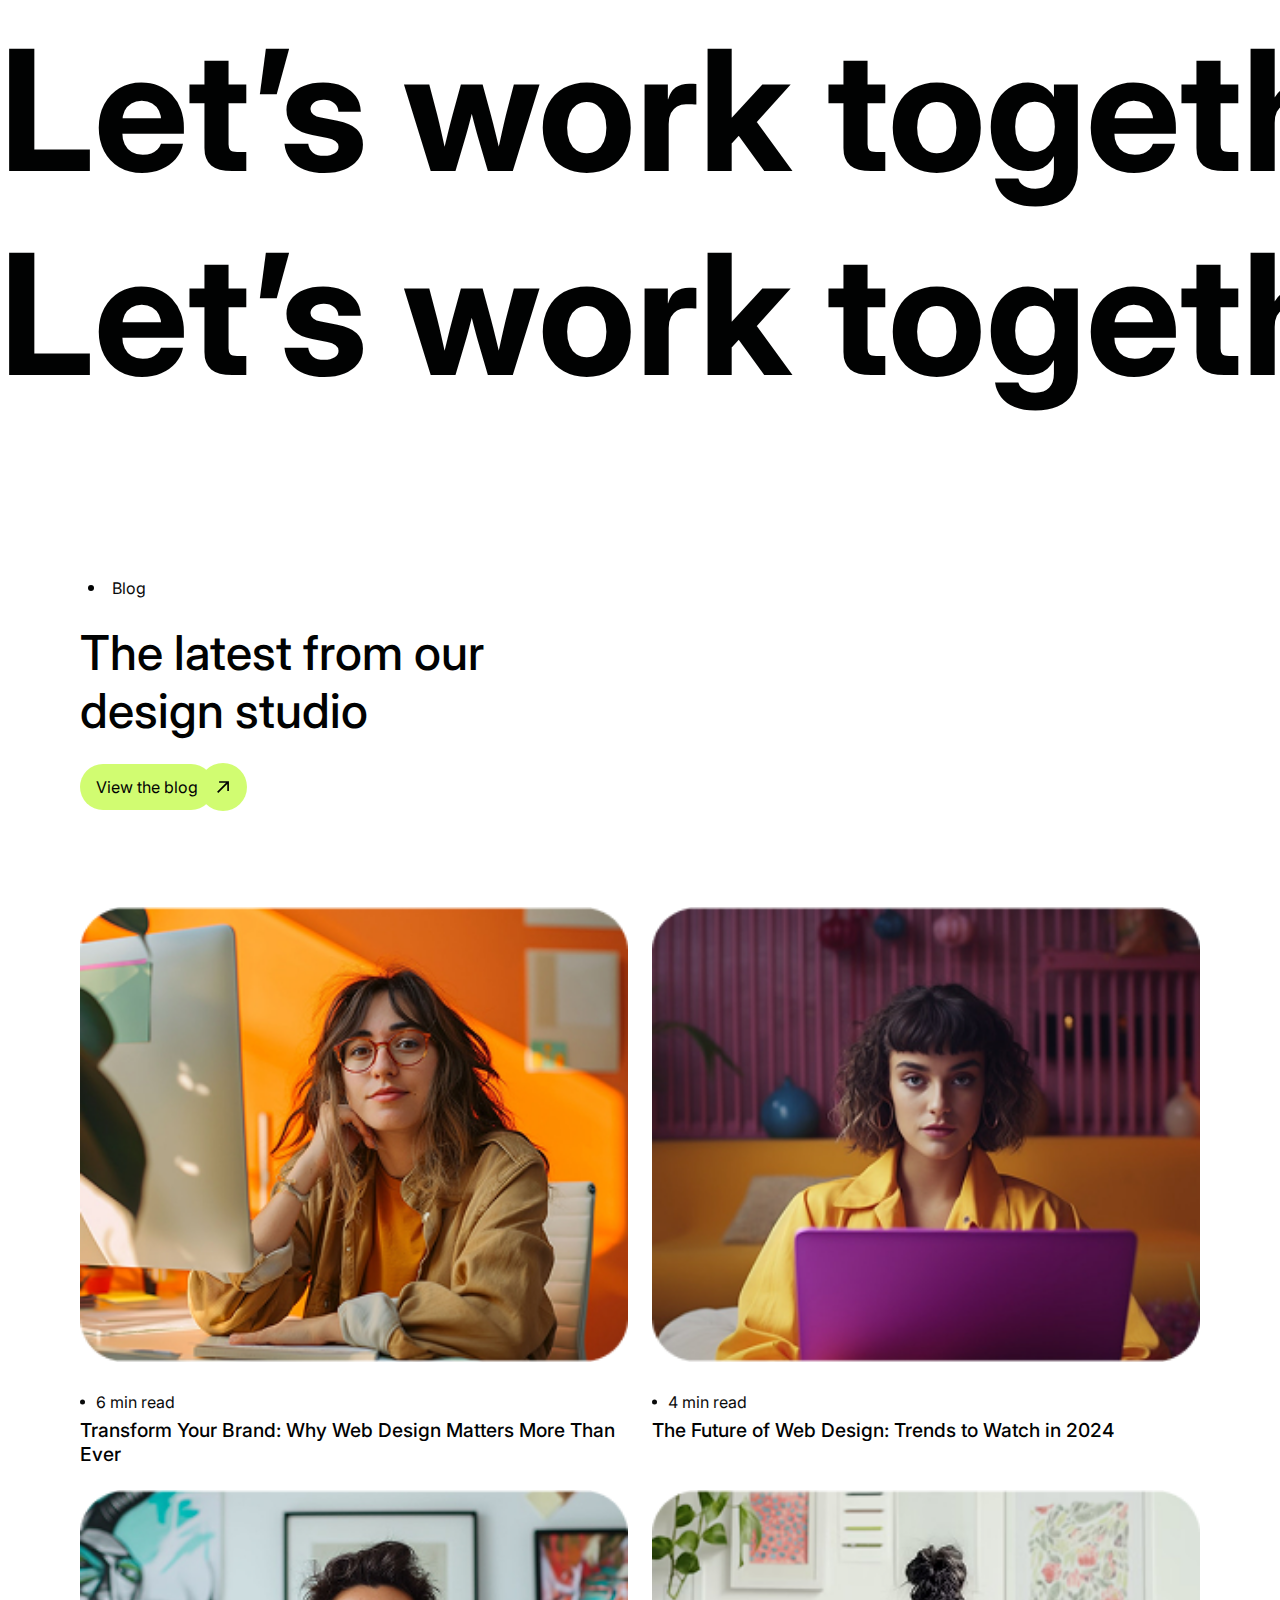
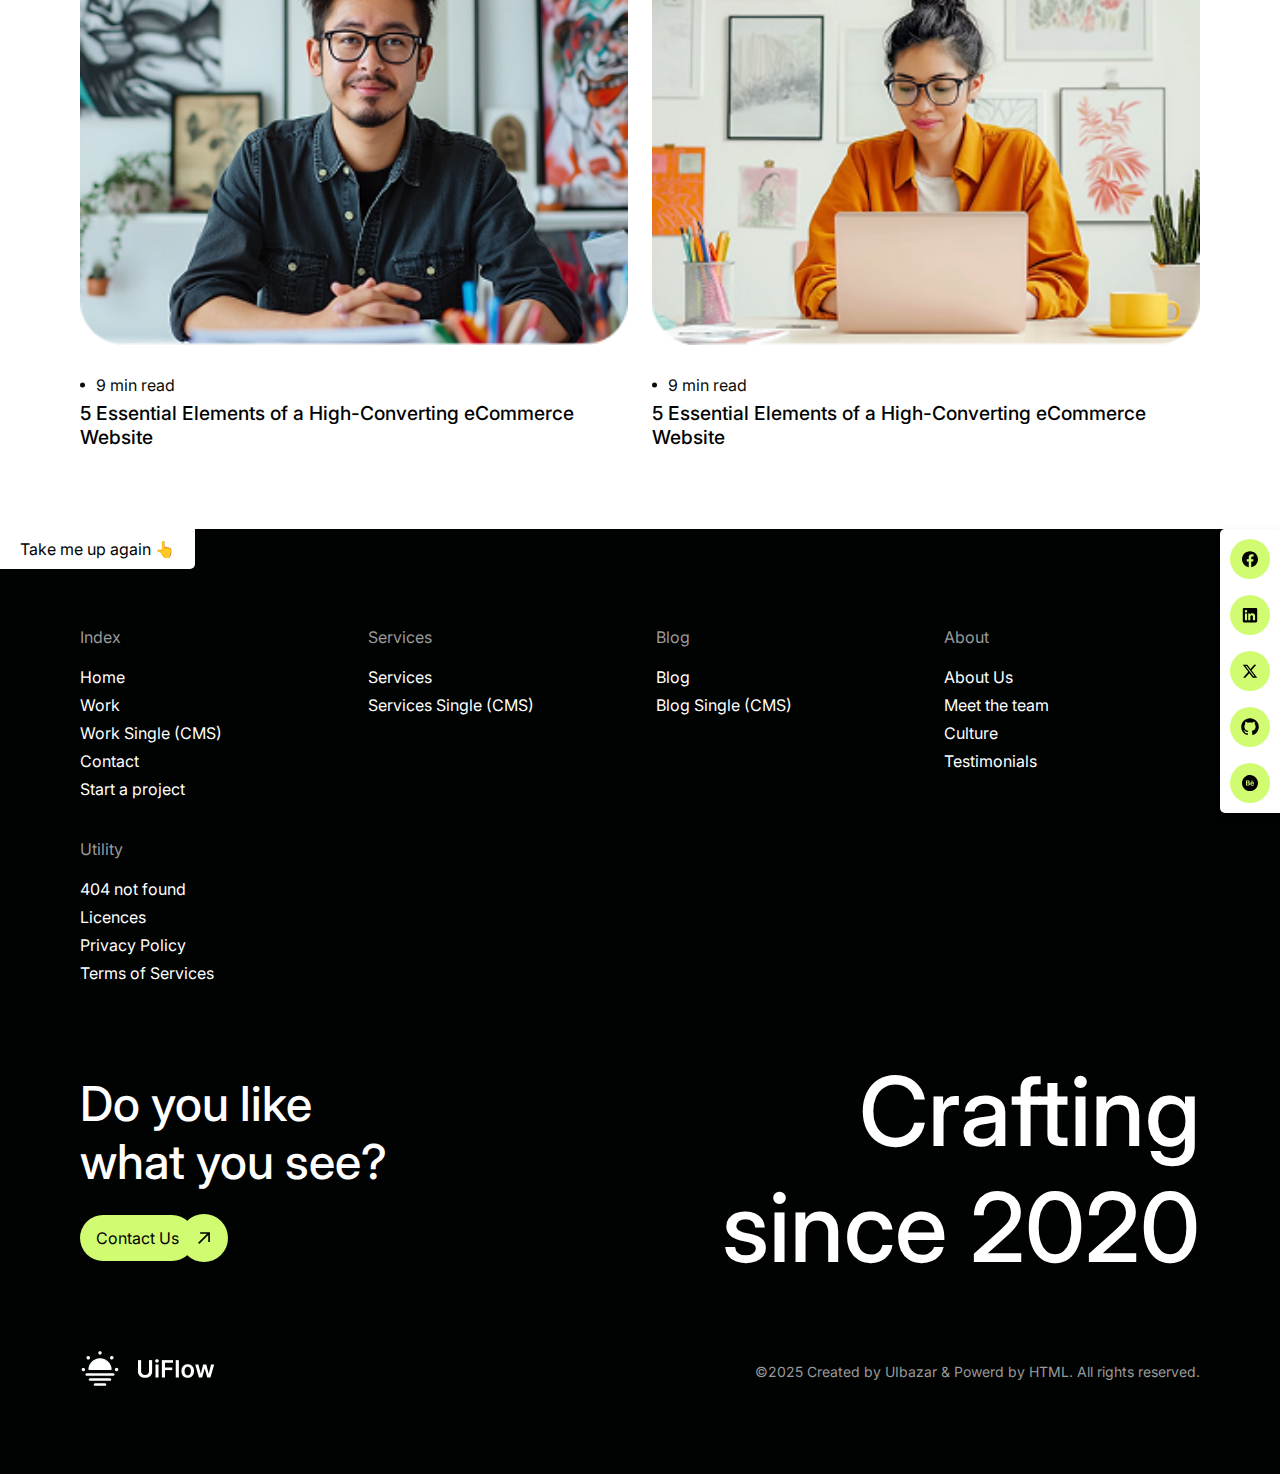
<file: work.html>
<!DOCTYPE html>
<html lang="en">
<head>
    <meta charset="UTF-8">
    <meta name="viewport" content="width=device-width, initial-scale=1.0">
    <title>UiFlow - Saas Html Template</title>
    <link rel="shortcut icon" href="favicon.ico" type="image/x-icon">
    <!-- Fontawesome CSS -->
    <link rel="stylesheet" href="./css/all.min.css">
    <!-- Swiper Js CSS -->
     <link rel="stylesheet" href="https://cdn.jsdelivr.net/npm/swiper/swiper-bundle.min.css" />
    <!-- Custom Theme CSS -->
    <link rel="stylesheet" href="./css/animation.css">
    <link rel="stylesheet" href="./css/style.css">
</head>
<body>

  <!-- Start of the Header Area -->
  <header id="header" class="header">
      <div class="header__container container">
        <nav class="header__navigation">
          <div class="header__branding">
            <a href="index.html" class="header__logo">
              <img src="./img/Logo-black.png" alt="Website Logo">
            </a>
          </div>
          <div class="header__menu">
            <ul class="menu">
              <li class="menu__item"><a href="index.html" class="menu__link">Home</a></li>
              <li class="menu__item"><a href="services.html" class="menu__link">Services</a></li>
              <li class="menu__item"><a href="work.html" class="menu__link">Work</a></li>
              <li class="menu__item"><a href="about.html" class="menu__link">About</a></li>
              <li class="menu__item"><a href="blog.html" class="menu__link">Blog</a></li>
              <li class="menu__item menu__item--has-dropdown">
                <a href="#" class="menu__link" aria-haspopup="true" aria-expanded="false">All Pages</a>
                <ul class="menu__submenu">
                  <li class="menu__item"><a href="index.html" class="menu__link">Home</a></li>
                  <li class="menu__item"><a href="about.html" class="menu__link">About</a></li>
                  <li class="menu__item"><a href="blog.html" class="menu__link">Blog</a></li>
                  <li class="menu__item"><a href="blog-single.html" class="menu__link">Blog Details</a></li>
                  <li class="menu__item"><a href="services.html" class="menu__link">Services</a></li>
                  <li class="menu__item"><a href="services-single.html" class="menu__link">Services Details</a></li>
                  <li class="menu__item"><a href="work.html" class="menu__link">Work</a></li>
                  <li class="menu__item"><a href="work-single.html" class="menu__link">Work Details</a></li>
                  <li class="menu__item"><a href="Contact.html" class="menu__link">Contact</a></li>
                  <li class="menu__item"><a href="404.html" class="menu__link">404</a></li>
                </ul>
              </li>
              <li class="menu__item"><a href="contact.html" class="menu__link">Contact</a></li> 
            </ul>
          </div>
          <div class="header__actions">
            <div class="btn-wrapper header__btn-wrapper">
            <a href="#" class="btn btn--primary">
              <span>State a project</span>
              <svg xmlns="http://www.w3.org/2000/svg" width="32" height="32" viewBox="0 0 26 26" fill="none">
                <path d="M9.01828 18L8 16.9831L15.5718 9.40808L9.72324 9.40808L9.73629 8L18 8L18 16.266L16.577 16.266L16.5901 10.425L9.01828 18Z" fill="#010202"/>
              </svg>
            </a>
          </div>
            <button class="header__menu-toggle" aria-label="Toggle Menu">☰</button>
          </div>
        </nav>
      </div>
  </header>
  <!-- End of the Header Area -->
    
  <!-- Mobile start navigation -->
  <div id="mobile-nav" class="mobile-nav">
      <div class="mobile-nav__header">
          <div class="mobile-nav__branding">
              <a href="index.html">
                  <img src="./img/Logo-black.png" alt="Mobile Logo" class="mobile-nav__logo">
              </a>
          </div>
          <button class="mobile-nav__close-btn" aria-label="Close Menu">×</button>
      </div>
      <ul class="mobile-nav__menu">
          <li class="mobile-nav__item"><a href="index.html" class="mobile-nav__link">Home</a></li>
          <li class="mobile-nav__item"><a href="./services.html" class="mobile-nav__link">Services</a></li>
          <li class="mobile-nav__item"><a href="./work.html" class="mobile-nav__link">Work</a></li>
          <li class="mobile-nav__item"><a href="./about.html" class="mobile-nav__link">About</a></li>
          <li class="mobile-nav__item"><a href="./blog.html" class="mobile-nav__link">Blog</a></li>
          <li class="mobile-nav__item mobile-nav__item--has-dropdown">
              <a href="#" class="mobile-nav__link" aria-haspopup="true" aria-expanded="false">All Pages</a>
              <ul class="mobile-nav__list">
                  <li class="mobile-nav__item"><a href="./index.html" class="mobile-nav__link">Home</a></li>
                  <li class="mobile-nav__item"><a href="./about.html" class="mobile-nav__link">About</a></li>
                  <li class="mobile-nav__item"><a href="./blog.html" class="mobile-nav__link">Blog</a></li>
                  <li class="mobile-nav__item"><a href="./blog-single.html" class="mobile-nav__link">Blog Details</a></li>
                  <li class="mobile-nav__item"><a href="services.html" class="mobile-nav__link">Services</a></li>
                  <li class="mobile-nav__item"><a href="services-single.html" class="mobile-nav__link">Services Details</a></li>
                  <li class="mobile-nav__item"><a href="work.html" class="mobile-nav__link">Work</a></li>
                  <li class="mobile-nav__item"><a href="work-single.html" class="mobile-nav__link">Work Details</a></li>
                  <li class="mobile-nav__item"><a href="contact.html" class="mobile-nav__link">Contact</a></li>
                  <li class="mobile-nav__item"><a href="404.html" class="mobile-nav__link">404</a></li>
              </ul>
          </li>
          <li class="mobile-nav__item"><a href="contact.html" class="mobile-nav__link">Contact</a></li>
      </ul>
      <div class="mobile-nav__actions">
        <div class="btn-wrapper mobile-nav__btn-wrapper">
            <a href="#" class="btn btn--primary">
              <span>State a project</span>
              <svg xmlns="http://www.w3.org/2000/svg" width="32" height="32" viewBox="0 0 26 26" fill="none">
                <path d="M9.01828 18L8 16.9831L15.5718 9.40808L9.72324 9.40808L9.73629 8L18 8L18 16.266L16.577 16.266L16.5901 10.425L9.01828 18Z" fill="#010202"/>
              </svg>
            </a>
          </div>
      </div>
  </div>
  <!-- Mobile end navigation -->

  <!-- Work Start Here -->
  <section class="work">
    <div class="work__container container">
        <div class="work__title-wrapper">
            <span class="work__subtitle subtitle">Our Work</span>
            <h1 class="work__title-tabs">
                <span class="work__title-tab work__title-tab--active">explore all <sup>12</sup></span>
                <span class="work__title-tab work__title-tab--inactive">fashion<sup>4</sup></span>
                <span class="work__title-tab work__title-tab--inactive">agency<sup>7</sup></span>
                <span class="work__title-tab work__title-tab--inactive">bcb<sup>3</sup></span>
                <span class="work__title-tab work__title-tab--inactive">b2c<sup>8</sup></span>
                <span class="work__title-tab work__title-tab--inactive">archive<sup>10</sup></span>
                <span class="work__title-tab work__title-tab--inactive">property<sup>2</sup></span>
                <span class="work__title-tab work__title-tab--inactive">health<sup>12</sup></span>
                <span class="work__title-tab work__title-tab--inactive">corporate<sup>11</sup></span>
            </h1>
        </div>

        <div class="work__grid">
            <article class="work__item">
                <img src="./img/work-1.png" alt="TechCo Project" class="work__image" >
                <p class="work__meta">2023 • Gray Matter</p>
                <h3 class="work__name">Revamping TechCo's Online Experience</h3>
            </article>

            <article class="work__item">
                <img src="./img/work-2.png" alt="TechCo Project" class="work__image" >
                <p class="work__meta">2023 • Gray Matter</p>
                <h3 class="work__name">Revamping TechCo's Online Experience</h3>
            </article>

            <div class="work__cta">
                <h3 class="work__cta-title">You're still here?!</h3>
                <p class="work__cta-des">You must really like us...</p>
                <div class="work__btn-wrapper btn-wrapper">
                    <a href="#" class="btn btn--primary">
                    <span>Contact Us</span>
                    <svg xmlns="http://www.w3.org/2000/svg" width="32" height="32" viewBox="0 0 26 26" fill="none">
                        <path d="M9.01828 18L8 16.9831L15.5718 9.40808L9.72324 9.40808L9.73629 8L18 8L18 16.266L16.577 16.266L16.5901 10.425L9.01828 18Z" fill="#010202"/>
                    </svg>
                    </a>
                </div>
            </div>

            <article class="work__item">
                <img src="./img/work-2.png" alt="TechCo Project" class="work__image" >
                <p class="work__meta">2023 • Gray Matter</p>
                <h3 class="work__name">Revamping TechCo's Online Experience</h3>
            </article>

            <article class="work__item">
                <img src="./img/work-2.png" alt="TechCo Project" class="work__image" >
                <p class="work__meta">2023 • Gray Matter</p>
                <h3 class="work__name">Revamping TechCo's Online Experience</h3>
            </article>
            
            <div class="work__highlight work__highlight--right">
                <h2 class="work__highlight-title">
                Shape understands the client's concept & turns ideas into a reality
                </h2>
            </div>

            <article class="work__item">
                <img src="./img/work-2.png" alt="TechCo Project" class="work__image" >
                <p class="work__meta">2023 • Gray Matter</p>
                <h3 class="work__name">Revamping TechCo's Online Experience</h3>
            </article>

            <article class="work__item">
                <img src="./img/work-2.png" alt="TechCo Project" class="work__image" >
                <p class="work__meta">2023 • Gray Matter</p>
                <h3 class="work__name">Revamping TechCo's Online Experience</h3>
            </article>

            <article class="work__item">
                <img src="./img/work-2.png" alt="TechCo Project" class="work__image" >
                <p class="work__meta">2023 • Gray Matter</p>
                <h3 class="work__name">Revamping TechCo's Online Experience</h3>
            </article>

            <article class="work__item">
                <img src="./img/work-2.png" alt="TechCo Project" class="work__image" >
                <p class="work__meta">2023 • Gray Matter</p>
                <h3 class="work__name">Revamping TechCo's Online Experience</h3>
            </article>
        </div>
    </div>
  </section>
  <!-- Work end Here -->

  <!-- Marquee Text Start Here -->
  <section class="marquee">
    <div class="container marquee__container">
      <div class="marquee__wrapper marquee__wrapper--rtl">
        <div class="marquee__item">
          <h2>Let’s work together. Let’s work together. </h2>
        </div>
        <div class="marquee__item">
          <h2>Let’s work together. Let’s work together. </h2>
        </div>
      </div>

      <div class="marquee__wrapper marquee__wrapper--ltr">
        <div class="marquee__item">
          <h2>Let’s work together. Let’s work together. </h2>
        </div>
        <div class="marquee__item">
          <h2>Let’s work together. Let’s work together. </h2>
        </div>
      </div>
    </div>
  </section>
  <!-- Marquee Text End Here -->

  <!-- Blog Start Here -->
  <section class="blog">
    <div class="container blog__container">
      <div class="blog__grid-area">
        <div class="blog__title-wrap">
        <span class="subtitle blog__subtitle">Blog</span>
        <h3 class="title blog__heading">The latest from our design studio</h3>
          <div class="btn-wrapper blog__btn-wrapper">
            <a href="#" class="btn btn--primary">
              <span>View the blog</span>
              <svg xmlns="http://www.w3.org/2000/svg" width="32" height="32" viewBox="0 0 26 27" fill="none">
                <path d="M9.01828 18.5439L8 17.527L15.5718 9.95203L9.72324 9.95203L9.73629 8.54395L18 8.54395L18 16.8099L16.577 16.8099L16.5901 10.969L9.01828 18.5439Z" fill="#010202"/>
              </svg>
            </a>
          </div>
      </div>
      <div class="blog__items">
        <article class="blog__item">
          <div class="blog__thumb">
            <a href="blog-details" class="blog__thumb-link">
              <img src="./img/blog-1.png" alt="" >
            </a>
          </div>
          <span class="blog__meta">6 min read</span>
          <a href="blog-details" class="blog__title-link">
            <h3 class="blog__title">Transform Your Brand: Why Web Design Matters More Than Ever</h3>
          </a>
        </article>

        <article class="blog__item">
          <div class="blog__thumb">
            <a href="blog-details" class="blog__thumb-link">
              <img src="./img/blog-2.png" alt="" >
            </a>
          </div>
          <span class="blog__meta">4 min read</span>
          <a href="blog-details" class="blog__title-link">
            <h3 class="blog__title">The Future of Web Design: Trends to Watch in 2024</h3>
          </a>
        </article>

        <article class="blog__item">
          <div class="blog__thumb">
            <a href="blog-details" class="blog__thumb-link">
              <img src="./img/blog-3.png" alt="" >
            </a>
          </div>
          <span class="blog__meta">9 min read</span>
          <a href="blog-details" class="blog__title-link">
            <h3 class="blog__title">5 Essential Elements of a High-Converting eCommerce Website</h3>
          </a>
        </article>

        <article class="blog__item">
          <div class="blog__thumb">
            <a href="blog-details" class="blog__thumb-link">
              <img src="./img/blog-4.png" alt="" >
            </a>
          </div>
          <span class="blog__meta">9 min read</span>
          <a href="blog-details" class="blog__title-link">
            <h3 class="blog__title">5 Essential Elements of a High-Converting eCommerce Website</h3>
          </a>
        </article>
      </div>
      </div>
    </div>
  </section>
  <!-- Blog End Here -->
  
  <!-- Footer Start Here -->
  <footer class="footer">
    <div class="container footer__container">

      <div class="footer__top">
        <div class="footer__nav">
          <h3 class="footer__nav-title">Index</h3>
          <ul class="footer__nav-list">
            <li class="footer__nav-item"><a class="footer__nav-link" href="">Home</a></li>
            <li class="footer__nav-item"><a class="footer__nav-link" href="">Work</a></li>
            <li class="footer__nav-item"><a class="footer__nav-link" href="">Work Single (CMS)</a></li>
            <li class="footer__nav-item"><a class="footer__nav-link" href="">Contact</a></li>
            <li class="footer__nav-item"><a class="footer__nav-link" href="">Start a project</a></li>
          </ul>
        </div>
        <div class="footer__nav">
          <h3 class="footer__nav-title">Services</h3>
          <ul class="footer__nav-list">
            <li class="footer__nav-item"><a class="footer__nav-link" href="">Services</a></li>
            <li class="footer__nav-item"><a class="footer__nav-link" href="">Services Single (CMS)</a></li>
          </ul>
        </div>
        <div class="footer__nav">
          <h3 class="footer__nav-title">Blog </h3>
          <ul class="footer__nav-list">
            <li class="footer__nav-item"><a class="footer__nav-link" href="">Blog </a></li>
            <li class="footer__nav-item"><a class="footer__nav-link" href="blog-single.html">Blog Single (CMS)</a></li>
          </ul>
        </div>
        <div class="footer__nav">
          <h3 class="footer__nav-title">About </h3>
          <ul class="footer__nav-list">
            <li class="footer__nav-item"><a class="footer__nav-link" href="">About Us </a></li>
            <li class="footer__nav-item"><a class="footer__nav-link" href="">Meet the team</a></li>
            <li class="footer__nav-item"><a class="footer__nav-link" href="">Culture</a></li>
            <li class="footer__nav-item"><a class="footer__nav-link" href="">Testimonials</a></li>
          </ul>
        </div>
        <div class="footer__nav">
          <h3 class="footer__nav-title">Utility</h3>
          <ul class="footer__nav-list">
            <li class="footer__nav-item"><a class="footer__nav-link" href="">404 not found</a></li>
            <li class="footer__nav-item"><a class="footer__nav-link" href="">Licences</a></li>
            <li class="footer__nav-item"><a class="footer__nav-link" href="">Privacy Policy</a></li>
            <li class="footer__nav-item"><a class="footer__nav-link" href="">Terms of Services</a></li>
          </ul>
        </div>
      </div>

      <div class="footer__middle">
        <div class="footer__cta">
          <h3 class="footer__cta-text">Do you like what you see?</h3>
          <div class="btn-wrapper footer__btn-wrapper">
            <a href="#" class="btn btn--primary">
              <span>Contact Us</span>
              <svg xmlns="http://www.w3.org/2000/svg" width="32" height="32" viewBox="0 0 26 27" fill="none">
                <path d="M9.01828 18.5439L8 17.527L15.5718 9.95203L9.72324 9.95203L9.73629 8.54395L18 8.54395L18 16.8099L16.577 16.8099L16.5901 10.969L9.01828 18.5439Z" fill="#010202"/>
              </svg>
            </a>
          </div>
        </div>
        <div class="footer__heading">
          <h3>Crafting since 2020</h3>
        </div>
      </div>

      <div class="footer__bottom">
        <div class="footer__logo">
          <img src="./img/logo-white.png" alt="Logo" >
        </div>
        <div class="footer__copyright">
          <p>&copy;2025 Created by UIbazar & Powerd by HTML.  All rights reserved.</p>
        </div>
      </div>

      <!-- Back to Top -->
      <div class="footer__back-top">
        <a class="footer__back-top-link" href="">Take me up again 👆</a>
      </div>

      <!-- Social Link -->
      <div class="footer__social-links">
        <a href="#" class="footer__social-link">
          <svg xmlns="http://www.w3.org/2000/svg" width="24" height="25" viewBox="0 0 24 25" fill="none">
            <path d="M22 12.8463C22 7.28967 17.5229 2.78516 12 2.78516C6.47715 2.78516 2 7.28967 2 12.8463C2 17.868 5.65684 22.0304 10.4375 22.7852V15.7546H7.89844V12.8463H10.4375V10.6297C10.4375 8.10812 11.9305 6.71528 14.2146 6.71528C15.3088 6.71528 16.4531 6.91179 16.4531 6.91179V9.38777H15.1922C13.95 9.38777 13.5625 10.1634 13.5625 10.9591V12.8463H16.3359L15.8926 15.7546H13.5625V22.7852C18.3432 22.0304 22 17.8682 22 12.8463Z" fill="#010202"/>
          </svg>
        </a>
        <a href="#" class="footer__social-link">
          <svg xmlns="http://www.w3.org/2000/svg" width="24" height="25" viewBox="0 0 24 25" fill="none">
            <path fill-rule="evenodd" clip-rule="evenodd" d="M4.5 3.78516C3.67157 3.78516 3 4.45673 3 5.28516V20.2852C3 21.1136 3.67157 21.7852 4.5 21.7852H19.5C20.3284 21.7852 21 21.1136 21 20.2852V5.28516C21 4.45673 20.3284 3.78516 19.5 3.78516H4.5ZM8.52076 7.78788C8.52639 8.74413 7.81061 9.33335 6.96123 9.32913C6.16107 9.32491 5.46357 8.68788 5.46779 7.78929C5.47201 6.94413 6.13998 6.26491 7.00764 6.2846C7.88795 6.30429 8.52639 6.94976 8.52076 7.78788ZM12.2797 10.5469H9.75971H9.7583V19.1068H12.4217V18.9071C12.4217 18.5272 12.4214 18.1472 12.4211 17.7671C12.4203 16.7533 12.4194 15.7384 12.4246 14.7249C12.426 14.4788 12.4372 14.2229 12.5005 13.988C12.7381 13.1105 13.5271 12.5438 14.4074 12.6831C14.9727 12.7716 15.3467 13.0993 15.5042 13.6323C15.6013 13.9655 15.6449 14.3241 15.6491 14.6715C15.6605 15.7191 15.6589 16.7667 15.6573 17.8144C15.6567 18.1842 15.6561 18.5542 15.6561 18.924V19.1054H18.328V18.9001C18.328 18.4481 18.3278 17.9962 18.3275 17.5443C18.327 16.4148 18.3264 15.2853 18.3294 14.1554C18.3308 13.6449 18.276 13.1415 18.1508 12.6479C17.9638 11.9138 17.5771 11.3063 16.9485 10.8676C16.5027 10.5553 16.0133 10.3543 15.4663 10.3318C15.404 10.3292 15.3412 10.3258 15.2781 10.3224C14.9984 10.3072 14.7141 10.2919 14.4467 10.3458C13.6817 10.4991 13.0096 10.8493 12.5019 11.4666C12.4429 11.5374 12.3852 11.6093 12.2991 11.7166L12.2797 11.7409V10.5469ZM5.68164 19.1096H8.33242V10.5525H5.68164V19.1096Z" fill="#010202"/>
          </svg>
        </a>
        <a href="#" class="footer__social-link">
          <svg xmlns="http://www.w3.org/2000/svg" width="24" height="25" viewBox="0 0 24 25" fill="none">
            <path d="M17.1761 4.78516H19.9362L13.9061 11.5626L21 20.7852H15.4456L11.0951 15.1918L6.11723 20.7852H3.35544L9.80517 13.536L3 4.78516H8.69545L12.6279 9.89778L17.1761 4.78516ZM16.2073 19.1606H17.7368L7.86441 6.32444H6.2232L16.2073 19.1606Z" fill="#010202"/>
          </svg>
        </a>
        <a href="#" class="footer__social-link">
          <svg xmlns="http://www.w3.org/2000/svg" width="24" height="25" viewBox="0 0 24 25" fill="none">
            <path d="M12 1.54353C9.11346 1.5142 6.33338 2.63214 4.27073 4.65166C2.20809 6.67117 1.03166 9.42702 1 12.3135C1.01112 14.5947 1.74494 16.8137 3.09606 18.6517C4.44718 20.4897 6.34608 21.8522 8.52 22.5435C9.07 22.6435 9.27 22.3135 9.27 22.0235V20.1935C6.21 20.8435 5.56 18.7535 5.56 18.7535C5.3563 18.0974 4.92323 17.5366 4.34 17.1735C3.34 16.5135 4.42 16.5235 4.42 16.5235C4.76565 16.5697 5.09635 16.6936 5.38731 16.8858C5.67826 17.0781 5.92192 17.3337 6.1 17.6335C6.41033 18.1717 6.91953 18.5664 7.51801 18.7329C8.11649 18.8993 8.75639 18.8242 9.3 18.5235C9.35591 17.9759 9.60389 17.4658 10 17.0835C7.56 16.8135 5 15.8935 5 11.7635C4.97818 10.6862 5.37624 9.64264 6.11 8.85353C5.77583 7.9286 5.81529 6.90984 6.22 6.01353C6.22 6.01353 7.15 5.72353 9.22 7.11353C11.0219 6.63337 12.9181 6.63337 14.72 7.11353C16.82 5.72353 17.72 6.01353 17.72 6.01353C18.1247 6.90984 18.1642 7.9286 17.83 8.85353C18.5808 9.62818 19.0005 10.6647 19 11.7435C19 15.8835 16.42 16.7935 14 17.0635C14.265 17.3208 14.4697 17.6336 14.5994 17.9794C14.729 18.3252 14.7805 18.6955 14.75 19.0635V22.0135C14.75 22.3635 14.95 22.6435 15.5 22.5335C17.6678 21.8379 19.5603 20.4751 20.9072 18.6397C22.2541 16.8042 22.9866 14.5901 23 12.3135C22.9683 9.42702 21.7919 6.67117 19.7293 4.65166C17.6666 2.63214 14.8865 1.5142 12 1.54353Z" fill="#010202"/>
          </svg>
        </a>
        <a href="#" class="footer__social-link">
          <svg xmlns="http://www.w3.org/2000/svg" width="24" height="25" viewBox="0 0 24 25" fill="none">
            <path d="M14.7599 11.7325C14.6207 11.732 14.4828 11.7605 14.3552 11.8163C14.2277 11.8721 14.1131 11.9539 14.019 12.0565C13.9248 12.1591 13.8532 12.2802 13.8086 12.4122C13.764 12.5441 13.7474 12.6838 13.7599 12.8225H15.8199C15.8332 12.6786 15.8152 12.5336 15.767 12.3973C15.7189 12.2611 15.6418 12.1369 15.5411 12.0333C15.4403 11.9297 15.3183 11.8492 15.1835 11.7973C15.0486 11.7453 14.9041 11.7233 14.7599 11.7325Z" fill="#010202"/>
            <path d="M9.49001 12.8438H8.26001V14.7837H9.26001C10.26 14.7837 10.7 14.4537 10.7 13.7837C10.7 13.1137 10.24 12.8438 9.49001 12.8438Z" fill="#010202"/>
            <path d="M10.36 11.0629C10.36 10.5329 10.01 10.2129 9.41001 10.2129H8.26001V11.9529H9.11001C10 11.9529 10.36 11.6329 10.36 11.0629Z" fill="#010202"/>
            <path d="M12 2.54297C10.0222 2.54297 8.08879 3.12946 6.4443 4.22827C4.79981 5.32709 3.51809 6.88887 2.76121 8.71613C2.00433 10.5434 1.8063 12.5541 2.19215 14.4939C2.578 16.4337 3.53041 18.2155 4.92894 19.614C6.32746 21.0126 8.10929 21.965 10.0491 22.3508C11.9889 22.7367 13.9996 22.5386 15.8268 21.7818C17.6541 21.0249 19.2159 19.7432 20.3147 18.0987C21.4135 16.4542 22 14.5208 22 12.543C22 11.2297 21.7413 9.92939 21.2388 8.71613C20.7363 7.50288 19.9997 6.40049 19.0711 5.4719C18.1425 4.54332 17.0401 3.80672 15.8268 3.30417C14.6136 2.80163 13.3132 2.54297 12 2.54297ZM9.7 15.743H7V9.24297H9.7C10.87 9.24297 11.64 9.85297 11.64 10.843C11.6538 11.1756 11.5486 11.5022 11.3434 11.7643C11.1381 12.0263 10.8462 12.2067 10.52 12.273C10.7267 12.2778 10.9303 12.3247 11.1183 12.4109C11.3063 12.4971 11.4747 12.6207 11.6132 12.7742C11.7518 12.9277 11.8575 13.1079 11.924 13.3037C11.9905 13.4995 12.0164 13.7068 12 13.913C12 15.073 11 15.743 9.7 15.743ZM13.25 9.74297H16.25V10.243H13.25V9.74297ZM17 13.593H13.7V13.733C13.6828 13.8849 13.6984 14.0388 13.7457 14.1842C13.793 14.3297 13.8709 14.4633 13.9742 14.576C14.0775 14.6888 14.2037 14.7781 14.3445 14.838C14.4852 14.8978 14.6371 14.9268 14.79 14.923C15.0047 14.9563 15.2241 14.9109 15.4079 14.7951C15.5917 14.6793 15.7274 14.501 15.79 14.293H17C16.8923 14.773 16.6114 15.1965 16.211 15.4824C15.8107 15.7684 15.319 15.8967 14.83 15.843C14.5175 15.8745 14.2018 15.8372 13.9052 15.7337C13.6086 15.6301 13.3384 15.4628 13.1134 15.2436C12.8884 15.0243 12.7142 14.7584 12.6031 14.4646C12.4919 14.1708 12.4465 13.8562 12.47 13.543V13.103C12.4488 12.7994 12.4934 12.4949 12.6009 12.2103C12.7084 11.9256 12.8762 11.6676 13.0928 11.4538C13.3093 11.2401 13.5696 11.0758 13.8556 10.972C14.1417 10.8683 14.4468 10.8277 14.75 10.853C15.0522 10.8336 15.3551 10.8792 15.6382 10.9867C15.9213 11.0942 16.1781 11.2611 16.3913 11.4762C16.6045 11.6913 16.7691 11.9496 16.8741 12.2336C16.9791 12.5177 17.0221 12.8209 17 13.123V13.593Z" fill="#010202"/>
          </svg>
        </a>
      </div>

    </div>
  </footer>
  <!-- Footer End Here -->

  <!-- Swiper Js -->
  <script src="https://cdn.jsdelivr.net/npm/swiper/swiper-bundle.min.js"></script>
  <!-- Custom Theme JS -->
  <script src="./js/script.js"></script>
</body>
</html>
</file>
<file: css/animation.css>
/*------------------------------------------------------------------
Template Name: UiFlow - Saas Html Template
Template URL: [demo url]
Description: This is a landing page for E-book made with bootstrap 5
Author: UiBazar
Author URL: https://uibazar.com
Version: 1.0
-------------------------------------------------------------------

CSS INDEX
===================

1. Marque Animation

------------------------------------------------------------------*/


/* =============================
* 1. Marque Animation
============================= */
@keyframes marquee-content-right-to-left {
  from {
    transform: translateX(0%);
  }
  to {
    transform: translateX(-100%);
  }
}

@keyframes marquee-content-left-to-right {
  from {
    transform: translateX(-100%);
  }
  to {
    transform: translateX(0%);
  }
}











.blog-detail__container {
  max-width: 1160px !important;
  margin: 0 auto;
  padding: 2rem;
}

.blog-detail__tags {
  display: flex;
  gap: 1rem;
  justify-content: center;
  margin-bottom: 1rem;
}

.blog-detail__tag {
  font-size: 1rem;
  line-height: 1.5;
  color: var(--text-color);
  border: 1px solid var(--text-color);
  padding: 8px 16px;
  border-radius: 32px;
  margin-bottom: 1.5rem;
}

.blog-detail__intro{
  max-width: 800px;
  margin: 0 auto;
}

.blog-detail__title {
  font-size: 4.5rem;
  font-weight: 600;
  text-align: center;
  line-height: 1.2;
  color: var(--secondary);
  margin-bottom: 1.5rem;
}

.blog-detail__desc {
  font-size: 1rem;
  margin-top: 0.5rem;
  color: var(--text-color);
  text-align: center;
}

.blog-detail__image-wrapper {
  margin: 5rem 0;
}

.blog-detail__image {
  width: 100%;
  border-radius: 1rem;
  object-fit: cover;
}

.blog-detail__heading {
  font-size: 2rem;
  font-weight: 500;
  line-height: 1.3;
  margin: 4rem 0 1.5rem;
}

.blog-detail__text {
  color: #414651;
  line-height: 1.5;
  font-size: 1rem;
  font-weight: normal;
}

.blog-detail__image-row {
  display: grid;
  grid-template-columns: repeat(2,1fr);
  gap: 1rem;
  margin: 2rem 0;
}

.blog-detail__image{
  width: 100%;
  height: 100%;
  background-size: cover;
}



@media (max-width:992px) {
  .blog-detail__title {
    font-size: 3.5rem;
  }

  .blog-detail__heading {
    margin: 2.5rem 0 1.5rem;
  }

  .blog-detail__image-wrapper {
    margin: 3rem 0;
  }
}

@media (max-width:768px) {
  .blog-detail__title {
    font-size: 2.5rem;
  }

  .blog-detail__image-row {
    grid-template-columns: repeat(1,1fr);
  }
}
</file>
<file: css/style.css>
/*------------------------------------------------------------------
Template Name: UiFlow - Saas Html Template
Template URL: [demo url]
Description: This is a landing page for E-book made with bootstrap 5
Author: UiBazar
Author URL: https://uibazar.com
Version: 1.0
-------------------------------------------------------------------

CSS INDEX
===================

1. Basic & Reset Styles
2. Utilities
3. Header Area
4. Hero Area
5. About US
6. Projects
7. Experience
8. Testimonials
9. Marquee
10. Blog Area
11. Services
12. Blog Details
13. Contact Us
14. Work Area
15. Case-study
16. Studio
17. Faq
18. Services Page
19. Service Single
20. Service Highlight
21. Blog Grid
22. About / Blog Page
23. Testimonials
24. Team
25. Our Mission
26. About Hero
27. About / About Page
28. Error Page
29. Footer
30. Responsive

------------------------------------------------------------------*/

@import url('https://fonts.googleapis.com/css2?family=Inter:ital,opsz,wght@0,14..32,100..900;1,14..32,100..900&display=swap');


/* =============================
* 1. Basic & Reset Styles
============================= */

:root{
  --primary:#D1FC71;
  --secondary:#010202;
  --white:#fff;
  --text-color:#0A0B0B;
  --font-primary:"Inter", sans-serif;
}

*{
  margin: 0;
  padding: 0;
}

body{
    font-family: "Inter", sans-serif;
    font-size: 16px;
    color: var(--secondary);
    box-sizing: border-box;
}

li{
    list-style: none;
}

a{
  text-decoration: none;
  color: var(--secondary);
}

.container{
  max-width: 1440px;
  padding-left: 5rem;
  padding-top: 5rem;
  padding-right: 5rem;
  padding-bottom: 5rem;
  margin-left: auto;
  margin-right: auto;
}


/* =============================
* 2. Utilities
============================= */

.subtitle {
  color: var(--text-color);
  font-size: 1rem;
  font-weight: 400;
  line-height: 1.5;
  padding-left: 2rem;
  position: relative;
  margin-bottom: 1.5rem;
  display: block;
}

.subtitle::before {
  content: "";
  position: absolute;
  left: 0.5rem;
  top: 50%;
  transform: translateY(-50%);
  width: 6px;
  height: 6px;
  background-color: var(--secondary);
  border-radius: 50%;
}


.btn--primary,.btn--secondary{
  display: flex;
  align-items: center;
}

.btn--primary span, .btn--secondary span{
  padding: 10px 16px;
  display: block;
  border-radius: 32px;
  text-align: center;
  text-decoration: none;
  font-family: "Inter", sans-serif;
  font-size: 16px;
  font-style: normal;
  font-weight: 400;
  line-height: 26px;
}

.btn--primary:hover svg ,.btn--secondary:hover svg {
  transform: rotate(45deg);
  transition: transform 0.3s ease;
}

.btn--primary span{
    color: var(--secondary);
    background-color: var(--primary);
}

.btn--primary svg, .btn--secondary svg{
  padding: 8px;
  border-radius: 50%;
  margin-left: -15px;
  transition: transform 0.3s ease; 
}

.btn--primary svg{
  background-color: var(--primary);
}

.btn--secondary svg{
  background-color: transparent;
}

.btn--secondary span{
  color: var(--secondary);
  background-color: transparent;
}

 
/* =============================
* 3. Header Area
============================= */

/* Mobile Nav */
.mobile-nav {
  background-color: var(--white);
  width: 300px;
  height: 100vh;
  position: fixed;
  top: 0;
  left: 0;
  transform: translateX(-100%);
  transition: transform 0.3s ease-in-out;
  z-index: 1000;
  overflow-y: scroll;
}

.mobile-nav.active {
  transform: translateX(0);
}

.mobile-nav__header {
  display: flex;
  justify-content: space-between;
  align-items: center;
  padding: 1rem 0.625rem;
  background-color: #FCFAFF;
}

.mobile-nav__logo {
  height: 30px;
}

.mobile-nav__close-btn {
  font-size: 1.5rem;
  background: none;
  border: none;
  color: #181D27;
  cursor: pointer;
}

/* Menu */
.mobile-nav__menu {
  list-style: none;
  padding: 0;
  margin: 0;
}
.mobile-nav__item {
  border-bottom: 1px solid #EDEDED;
}

.mobile-nav__link {
  display: block;
  padding: 0.625rem;
  color: #181D27;
  text-decoration: none;
  font-size: 1.2rem;
  position: relative;
}

.mobile-nav__list {
  list-style: none;
  padding-left: 1.25rem;
  margin: 0;
  max-height: 0;
  overflow: hidden;
  transition: max-height 0.3s ease-out;
}

.mobile-nav__list .mobile-nav__item {
  border-bottom: none;
}

.mobile-nav__item--has-dropdown > .mobile-nav__link::after {
  content: "\f054";
  font-family: "Font Awesome 5 Free";
  font-weight: 900;
  font-size: 0.75rem;
  position: absolute;
  top: 50%;
  right: 0.625rem;
  transform: translateY(-50%);
  transition: transform 0.3s ease;
}

.mobile-nav__item--has-dropdown.active > .mobile-nav__link::after {
  transform: rotate(90deg);
}

.mobile-nav__item--has-dropdown.active > .mobile-nav__list {
  max-height: 1000px;
  transition: max-height 0.5s ease-in;
  overflow-y: scroll;
}

/* Mobile Nav Actions */
.mobile-nav__actions {
  display: flex;
  flex-direction: column;
  margin: 2rem 0 8rem;
  padding: 0 0.625rem;
  gap: 0.5rem;
}

.mobile-nav__button--login,
.mobile-nav__button--get-started {
  font-size: 1rem;
  font-weight: 400;
  line-height: 1.5;
  padding: 0.5rem 0.9375rem;
  border-radius: 50px;
  cursor: pointer;
  display: block;
  text-align: center;
  border: 1px solid var(--primary);
  transition: color 0.3s ease, background-color 0.3s ease, border 0.3s ease;
}

.mobile-nav__button--login {
  color: var(--primary);
  background-color: transparent;
}

.mobile-nav__button--login:hover,
.mobile-nav__button--login:focus {
  color: #F5FAF7;
  background-color: var(--primary);
}

.mobile-nav__button--get-started {
  color: #F5FAF7;
  background-color: var(--primary);
}

.mobile-nav__button--get-started:hover,
.mobile-nav__button--get-started:focus {
  color: var(--primary);
  background-color: transparent;
}

/* Hidden Overflow */
body.menu-open {
  overflow: hidden;
}

/* Mobile Menu Overlay */
body.menu-open::before {
  content: "";
  position: fixed;
  top: 0;
  left: 0;
  width: 100%;
  height: 100%;
  background-color: rgba(24, 29, 39, 0.5);
  z-index: 999;
}
  
/* Desktop Menu */
.header {
  height: 7.5rem;
  display: flex;
  align-items: center;
}

.header__container {
  width: 100%;
  padding-top: 0;
  padding-bottom: 0;
}

.header__navigation {
  display: flex;
  justify-content: space-between;
  align-items: center;
  padding: 1.5rem;
  border-radius: 1rem;
}

.header__menu {
  display: none;
}

.header__menu-toggle {
  font-size: 1.5rem;
  background: none;
  border: none;
  color: #181D27;
  cursor: pointer;
  display: block;
}

/* Main Menu */
.menu {
  display: flex;
  gap: 1.5rem;
  margin-bottom: 0;
}

.menu__item {
  position: relative;
}

.menu__item a {
  color: #737373;
  font-size: 1rem;
  font-weight: 500;
  padding: 0.625rem 0;
  line-height: 2;
  text-decoration: none;
  transition: color 0.3s ease;
}

.menu__item a:hover {
  color: var(--secondary);
}

.menu__item--active a {
  color: var(--secondary);
}

.menu__item--has-dropdown {
  position: relative;
  margin-right: 1.25rem;
}

.menu__item--has-dropdown::after {
  content: "\f078";
  font-family: "Font Awesome 5 Free";
  font-weight: 600;
  color: #737373;
  font-size: 12px;
  position: absolute;
  top: 50%;
  right: -20px;
  transform: translateY(-50%);
  transition: transform 0.3s ease;
}

.menu__item--has-dropdown:hover::after {
  color: var(--secondary);
}
  
/* Submenus */
.menu__submenu {
  display: none;
  position: absolute;
  top: 100%;
  left: 0;
  padding: 0;
  background: var(--white);
  border-radius: 5px;
  min-width: 200px;
  box-shadow: 0 -2px 8px rgba(0, 0, 0, 0.1), 0 4px 8px rgba(0, 0, 0, 0.1);
  z-index: 1000;
}

.menu__submenu .menu__submenu {
  top: 0;
  left: 100%;
}

.menu__submenu a {
  padding: 0.625rem;
  line-height: 1.2;
  white-space: nowrap;
  display: block;
}

.menu__submenu a:hover {
  color: var(--secondary);
  background-color: var(--primary);
}

.menu__item:hover > .menu__submenu {
  display: block;
}

/* Header Actions */
.header__actions {
  display: flex;
  align-items: center;
  gap: 1.5rem;
}

@media (max-width: 500px) {
  .header__actions  .btn-wrapper,.hero__btn-wrapper {
    display: none !important;
  }
}


/* =============================
* 4. Hero Area
============================= */

/* Hero Title */
.hero__title{
  font-size: 5rem;
  max-width: 670px;
  margin-top: -1rem;
  margin-bottom: 0;
  font-weight: 500;
}

.hero__title span{
    background-color: var(--white);
    display: inline-block;
    padding: 5px 1rem;
    margin-bottom: -5px;
    border-radius: 0 16px 16px 0;
}

.hero__content{
  min-height: 720px;
  border-radius: 24px;
  padding-left: 4rem;
}

.title {
  font-size: 3rem;
  line-height: 1.2;
  font-weight: 500;
  color: var(--secondary);
  max-width: 535px;
}

@media (max-width: 500px) {
  .hero__content {
    padding-left: 1rem;
  }
}

.hero__action{
  display: inline-flex;
  padding: 10px 1rem;
  margin-top: -5px;
  background-color: var(--white);
  border-radius: 0 16px 16px 0;
  gap: 1rem;
}

.btn-wrapper,.hero__btn-wrapper{
  display: flex;
  align-items: center;
}


/* =============================
* 5. About US
============================= */
.about__container{
  padding-top: 0;
  padding-bottom: 0;
}

.about__content-area {
  display: grid;
  grid-template-columns: repeat(2, 1fr);
  align-items: center;
  gap: 5rem;
}

.about__heading{
  font-size: 3rem;
  font-family: var(--font-primary);
  color: var(--secondary);
  font-weight: 500;
  line-height: 1.2;
}

.about__action{
  display: flex;
  align-items: center;
  margin-top: 1.5rem;
}

.about__image{
  border-radius: 0 0 0 1.5rem;
  overflow: hidden;
  margin-right: -5rem;
}

.about__image img{
  width: 100%;
  height: 100%;
  object-fit: cover;
}

/* Brand Area */
.brand__logos{
  display: flex;
  justify-content: space-between;
  align-items: center;
  gap: 3rem;
  flex-wrap: wrap;
}

.brand__container{
  padding-top: 3.5rem;
  padding-bottom: 3.5rem;
}


/* =============================
* 6. Projects
============================= */
.projects {
  background-color: #000;
  color: #fff;
  font-family: sans-serif;
}

.container {
  max-width: 1440px;
  margin: 0 auto;
  padding: 5rem;
}

.projects__grid {
  columns: 2 320px;
  column-gap: 2rem;
}

.projects__item,
.projects__intro {
  break-inside: avoid;
  margin-bottom: 2rem;
  display: block;
}

.projects__intro {
  padding:0 4rem !important;
}

.projects__item {
  background-color: #111;
  border-radius: 1rem;
  overflow: hidden;
}

.projects__item:first-of-type {
  margin-top: 2rem;
}

.projects__item:last-of-type {
  margin-bottom: 10rem;
}

.projects__image {
  width: 100%;
  display: block;
  border-bottom: 1px solid #222;
}

.projects__meta {
  font-size: 1rem;
  font-weight: normal;
  line-height: 1.5;
  color: var(--white);
  margin: 0.75rem 1rem 0 1rem;
}

.projects__name {
  color: var(--white);
  font-size: 2rem;
  font-weight: 500;
  line-height: 1.3;
  margin: 0.5rem 1rem 1rem 1rem;
}

.projects__intro {
  padding: 1rem 0;
}

.projects__subtitle {
  color: var(--white);
}

.projects__subtitle::before{
  background-color: var(--white);
}

.projects__title {
  font-size: 3rem;
  font-weight: 500;
  color: var(--white);
  line-height: 1.2;
}

.projects__cta {
  width: 100%;
  display: flex;
  flex-direction: column;
  align-items: center;
  text-align: center;
  margin-bottom: 3rem;
}

.projects__cta-text {
  font-size: 3rem;
  font-weight: 500;
  color: var(--white);
  line-height: 1.2;
  margin-bottom: 1rem;
    max-width:250px;
}

.projects__cta-button {
  display: inline-block;
  background-color: #d4ff4f;
  color: #000;
  padding: 0.5rem 1.25rem;
  font-weight: 600;
  border-radius: 9999px;
  text-decoration: none;
  transition: background 0.3s ease;
}

.projects__cta-button:hover {
  background-color: #c1f040;
}


/* =============================
* 7. Experience
============================= */

.experience__grid{
  display: grid;
  grid-template-columns: repeat(2,1fr);
  gap: 2rem;
  align-items: flex-start;
  margin-top: 5rem;
}

.experience__content-top{
  display: flex;
  justify-content: space-between;
  align-items: center;
}

.experience__left {
  flex: 1 1 45%;
}

.experience__title {
  margin-top: 4rem;
  font-size: 3rem;
  line-height: 1.2;
  font-weight: 500;
  color: var(--secondary);
  margin-bottom: 2.5rem;
  max-width: 535px;
}

.experience__description {
  color: var(--secondary);
  max-width: 400px;
  margin-bottom: 1.5rem;
}

.experience__button {
  background: #D5FF60;
  color: #000;
  padding: 0.75rem 1.25rem;
  border-radius: 30px;
  text-decoration: none;
  display: inline-flex;
  align-items: center;
  gap: 0.5rem;
  font-weight: 600;
  transition: background 0.3s;
}

.experience__button:hover {
  background: #c8f542;
}

.experience__right {
  flex: 1 1 50%;
}

.experience__tabs {
  display: flex;
  align-items: center;
  flex-wrap: wrap;
  gap: 1rem;
  margin-bottom: 5rem;
  margin-top: -1rem;
  font-size: 1.5rem;
  font-weight: 600;
}

.experience__tab {
  color: #999A9A;
  font-size: 2.8rem;
  font-weight: 500;
  line-height: 1.2;
  cursor: pointer;
  display: flex;
  align-items: center;
  gap: 10px;
}

.experience__tab--active {
  color: var(--secondary);
}

.experience__tab sup{
  font-size: 1rem;
}

.experience__icon {
  margin-left: auto;
}

.experience__services {
  list-style: none;
  margin: 0;
}

.experience__service {
  display: flex;
  align-items: center;
  gap: 1rem;
  padding: 1.6rem 0;
  border-bottom: 1px solid #DADADA;
  font-size: 18px;
  color: var(--secondary);
  position: relative;
  transition: border-color 0.4s ease, color 0.4s ease;
}

.experience__service:hover {
  border-bottom: 1px solid var(--secondary);
}

.experience__service svg {
  position: absolute;
  right: 0;
  top: 50%;
  transform: translateY(-50%);
  background-color: var(--primary);
  color: var(--white);
  border-radius: 50%;
  padding: 8px;
  opacity: 0;
  pointer-events: none;
  transition: opacity 0.4s ease, transform 0.4s ease;
}

.experience__service svg {
  cursor: pointer;
  opacity: 0;
  position: absolute;
  right: 0;
  top: 50%;
  transform: translateY(-50%);
  color: var(--white);
  background-color: var(--primary);
  border-radius: 50%;
  padding: 8px;
}

.experience__service:hover svg {
  opacity: 1;
  pointer-events: auto;
  transform: translateY(-50%) scale(1.05);
}

.experience__service span {
  color: #999A9A;
  font-size: 18px;
  line-height: 1.5;
  font-weight: normal;
}

/* =============================
* 8. Testimonials
============================= */

.testimonials__header {
  display: flex;
  flex-wrap: wrap;
  gap: 2rem;
  justify-content: space-between;
  margin-bottom: 2rem;
}
 
.testimonials__cta-icon {
  font-size: 1rem;
}

.testimonials__list {
  display: grid;
  grid-template-columns: repeat(auto-fit, minmax(200px, 1fr));
  gap: 2rem;
}

.testimonial-card {
  border-radius: 1rem;
  text-align: center;
  position: relative;
}

.testimonial-card__image-wrapper {
  position: relative;
  border-radius: 1rem;
  overflow: hidden;
  width: 100%;
  height: auto;
}

.testimonial-card__image {
  width: 100%;
  height: auto;
  display: block;
  background-size: cover;
  transition: 0.5s;
}

.testimonial-card__image-wrapper:hover .testimonial-card__image{
  transform: rotate(6deg);
  scale: 1.2;
}

.testimonial-card__play {
  position: absolute;
  top: 50%;
  left: 50%;
  transform: translate(-50%, -50%);
  background: #d4ff4f;
  color: #000;
  border: none;
  border-radius: 50%;
  width: 3rem;
  height: 3rem;
  font-size: 1.25rem;
  display: flex;
  align-items: center;
  justify-content: center;
  cursor: pointer;
}

.testimonial-card__text {
  margin-top: 2rem;
  font-size: 20px;
  font-weight: 500;
  line-height: 1.4;
  text-align: left;
  color: var(--text-color);
}

/* =============================
* 9. Marquee
============================= */
.marquee{
  overflow: hidden;
}
.marquee__container {
  max-width: 1440px;
  margin: 0 auto;
  padding-left: 0;
  padding-right: 0;
}

.marquee__wrapper {
  display: flex;
  white-space: nowrap;
  width: 100%;
}

.marquee__item {
  font-size: 7rem;
  font-weight: 500;
  color: var(--secondary);
  white-space: nowrap;
}

.marquee__wrapper--rtl .marquee__item {
  animation: marquee-content-right-to-left 15s linear infinite;
}

.marquee__wrapper--ltr .marquee__item {
  animation: marquee-content-left-to-right 15s linear infinite;
}

.marquee__wrapper:hover .marquee__item {
  animation-play-state: paused;
}

/* =============================
* 10. Blog Area
============================= */
.blog__btn-wrapper{
  margin-top: 1.5rem;
}

.blog__grid-area{
  display: grid;
  grid-template-columns: repeat(2,1fr);
  gap: 6rem;
}

.blog__items{
  display: grid;
  grid-template-columns: repeat(2,1fr);
  gap: 1.5rem;
}

.blog__thumb{
  width: 100%;
  height: auto;
  overflow: hidden;
  border-radius: 1.2rem;
}

.blog__thumb img{
  width: 100%;
  height: 100%;
  background-size: cover;
  transition: 0.5s;
}

.blog__thumb img:hover{
  transform: rotate(3deg);
  scale: 1.2;
}

.blog__title{
  font-size: 1.2rem;
  font-weight: 500;
  line-height: normal;
  color: var(--secondary);
}

.blog__meta{
  font-size: 1rem;
  font-weight: normal;
  line-height: 1.5;
  color: var(--text-color);
  padding-left: 1rem;
  position: relative;
  margin-top: 1.5rem;
  margin-bottom: 4px;
  display: block;
}

.blog__meta::before {
  content: "";
  height: 5px;
  width: 5px;
  border-radius: 50%;
  position: absolute;
  top: 50%;
  left: 0;
  background-color: var(--text-color);
  transform: translateY(-50%);
}


/* =============================
* 12. Blog Details
============================= */

.blog-detail__container {
  max-width: 1160px !important;
  margin: 0 auto;
  padding: 2rem;
}

.blog-detail__tags {
  display: flex;
  gap: 1rem;
  justify-content: center;
  margin-bottom: 1rem;
}

.blog-detail__tag {
  font-size: 1rem;
  line-height: 1.5;
  color: var(--text-color);
  border: 1px solid var(--text-color);
  padding: 8px 16px;
  border-radius: 32px;
  margin-bottom: 1.5rem;
}

.blog-detail__intro{
  max-width: 800px;
  margin: 0 auto;
}

.blog-detail__title {
  font-size: 4.5rem;
  font-weight: 600;
  text-align: center;
  line-height: 1.2;
  color: var(--secondary);
  margin-bottom: 1.5rem;
}

.blog-detail__desc {
  font-size: 1rem;
  margin-top: 0.5rem;
  color: var(--text-color);
  text-align: center;
}

.blog-detail__image-wrapper {
  margin: 5rem 0;
}

.blog-detail__image {
  width: 100%;
  border-radius: 1rem;
  object-fit: cover;
}

.blog-detail__heading {
  font-size: 2rem;
  font-weight: 500;
  line-height: 1.3;
  margin: 4rem 0 1.5rem;
}

.blog-detail__text {
  color: #414651;
  line-height: 1.5;
  font-size: 1rem;
  font-weight: normal;
}

.blog-detail__image-row {
  display: grid;
  grid-template-columns: repeat(2,1fr);
  gap: 1rem;
  margin: 2rem 0;
}

.blog-detail__image{
  width: 100%;
  height: 100%;
  background-size: cover;
}

 
/* =============================
* 13. Contact Us
============================= */
.contact {
  padding: 4rem 0;
}

.contact__intro {
  text-align: left;
  margin-bottom: 3rem;
  position: relative;
}

.contact__title-wrapper{
  position: relative;
  max-width: 500px;
}

.contact__title {
  font-size: 6rem;
  font-weight: 500;
  line-height: 1.2;
  font-weight: normal;
  margin: 1rem 0;
}

.contact__icon {
  display: grid;
  place-items: center;
  position: absolute;
  width: 55px;
  height: 55px;
  bottom: 6px;
  right: 2rem;
  background:var(--primary);
  padding: 20px;
  border-radius: 50%;
}

/* Contact Content */
.contact__content {
  display: flex;
  flex-wrap: wrap;
  gap: 14rem;
  margin-top: 8rem;
}

.contact__info {
  flex: 1 1 300px;
}

.contact__desc {
  font-size: 18px;
  font-weight: 400;
  margin-bottom: 2rem;
  line-height: 1.6;
}
 
.contact__email-label,.contact__email {
  font-size: 18px;
  color: #999A9A;
  font-weight: 400;
  line-height: 1.5;
}

.contact__email-label{
  color: #999A9A;
  margin-top: 2rem;
}

.contact__email {
  color: var(--text-color);
  text-decoration: underline;
}

/* Contact Form */
.contact__form {
  flex: 1 1 500px;
  display: flex;
  flex-direction: column;
  gap: 1rem;
}

.contact__form-group {
  display: flex;
  gap: 1rem;
  position: relative;
}

.contact__input,.contact__textarea {
  flex: 1;
  padding: 1rem;
  border: 1px solid #ddd;
  border-radius: 8px;
}

.contact__input::placeholder,.contact__textarea::placeholder {
  color: rgba(0, 0, 0, 0.637);
  font-size: 1rem;
  font-weight: normal;
  line-height: 1.5;
}

.contact__input,.contact__textarea{
  color: var(--secondary);
  font-size: 1rem;
  font-weight: normal;
}
 
.contact__optional {
  position: absolute;
  top: 50%;
  right: 1.5rem;
  transform: translateY(-50%);
  font-size: 1rem;
  color: #aaa;
}

.contact__disclaimer {
  font-size: 1rem;
  margin: 1.5rem 0;
  color: var(--text-color);
}

.contact__link {
  text-decoration: underline;
  color: #000;
}

.contact__submit{
  border: none;
  background-color: transparent;
}

.contact__btn span{
  background-color: var(--secondary) !important;
  color: var(--white) !important;
}

.contact__btn svg{
  background-color: var(--secondary) !important;
}

/* =============================
* 14. Work Area
============================= */
.work__title-tabs {
  display: flex;
  align-items: center;
  flex-wrap: wrap;
  gap: 1rem;
  margin-bottom: 5rem;
  margin-top: -1rem;
  font-size: 1.5rem;
  font-weight: 600;
}

.work__title-tab {
  color: #999A9A;
  font-size: 2.8rem;
  font-weight: 500;
  line-height: 1.2;
  cursor: pointer;
  display: flex;
  align-items: center;
  gap: 10px;
}

.work__title-tab--active {
  color: var(--secondary);
}

.work__title-tab sup{
  font-size: 1rem;
}

.work__grid {
  column-count: 2;
  column-gap: 2rem;
  row-gap: 5rem;
}

.work__item,
.work__highlight {
  break-inside: avoid;
  margin-bottom: 2rem;
}

.work__highlight-title{
  font-size: 1.5rem;
  font-weight: 500;
  line-height: 1.5;
  color: var(--secondary);
  padding: 0 5rem;
  margin-bottom: 4rem;
}

.work__cta{
  display: grid;
  place-items: center;
  padding: 5rem;
}

.work__cta-title {
    font-size: 3rem;
    text-align: center;
    font-weight: 500;
    color: var(--secondary);
    line-height: 1.2;
    max-width: 250px;
}

.work__cta-des{
  font-style: 1rem;
  margin: 1rem 0;
  font-weight: normal;
  line-height: 1.5;
  color: var(--text-color);
}

.work__image {
    width: 100%;
    display: block;
}

.work__meta {
  font-size: 1rem;
  font-weight: normal;
  line-height: 1.5;
  color: var(--secondary);
  margin: 0.75rem 1rem 0 1rem;
}

.work__name {
  color: var(--secondary);
  font-size: 2rem;
  font-weight: 500;
  line-height: 1.3;
  margin: 0.5rem 1rem 1rem 1rem;
}

/* Work Single */
.work-hero__content{
  position: relative;
  padding-left: 0;
}

.work-hero__title{
  max-width: 780px;
}

.work-hero__title span{
  padding-left: 5px;
  margin-left: -5px;
}

.work-hero__nav{
  display: flex;
  gap: 1.5rem;
  position: absolute;
  top: -2rem;
  left: 0;
}

.work-hero__nav > li:not(:first-of-type){
  position: relative;
  padding-left: 1.5rem;
}

.work-hero__nav> li> a{
  font-size: 18px;
  font-weight: normal;
  color: var(--secondary);
}

.work-hero__nav > li:not(:first-of-type)::before {
  content: "";
  position: absolute;
  width: 5px;
  height: 5px;
  background-color: var(--secondary);
  border-radius: 50%;
  top: 50%;
  left: 0;
  transform: translateY(-50%);
}

/* =============================
* 11. Services
============================= */
.services__content-area{
  display: flex;
  justify-content: space-between;
  gap: 2rem;
  flex-wrap: wrap;
}

.services__desc{
  max-width: 460px;
  font-size: 18px;
  font-weight: 400;
  color: var(--secondary);
  margin-top: 1.5rem;
}

.services__info{
  display: flex;
  column-gap: 5rem;
  row-gap: 2rem;
  flex-wrap: wrap;
  margin-top: 3rem;
}

.services__info-label{
  font-size: 1rem;
  font-weight: normal;
  line-height: 1.5;
  color: var(--secondary);
}

.services__info-value{
  font-size: 1.5rem;
  font-weight: 500;
  line-height: 1.5;
  color: var(--secondary);
  margin-top: 4px;
}

.services__masonry,.process__masonry {
  display: grid;
  grid-template-columns: 1fr 1fr;
  gap: 1.5rem;
  align-items: center;
  margin-top: 5rem;
}

.services__col--right,.process__col--left {
  display: flex;
  flex-direction: column;
  gap: 1.5rem;
}

.services__img-wrap.process__img {
  width: 100%;
}

.services__img, .process__img {
  width: 100%;
  display: block;
  object-fit: cover;
  border-radius: 8px; /* optional */
}


/* =============================
* 15. Case-study
============================= */
.case-study{
  overflow: hidden;
}

.case-study__content-area{
  display: flex;
  justify-content: space-between;
  gap: 2rem;
  flex-wrap: wrap;
}


.case-study__title {
  font-size: 2rem;
  font-weight: 600;
  margin: 0 0 1rem 0;
}

.case-study__desc {
  max-width: 460px;
  font-size: 18px;
  font-weight: 400;
  color: var(--secondary);
  margin-top: 1.5rem;
}

.case-study__gallery {
  overflow: hidden;
  max-width: 1440px;
  margin: 0 auto;
}

.swiper-wrapper {
  display: flex;
  scroll-behavior: smooth;
  margin-top: 5rem;

}

.swiper-slide {
  width: 30%; 
  flex-shrink: 0;
  border-radius: 1rem;
  overflow: hidden;
}

.swiper-slide img {
  display: block;
  width: 100%;
  height: auto;
  object-fit: cover;
}

/* =============================
* 16. Studio
============================= */

/* Wrapper */
.studio__wrapper {
  display: grid;
  grid-template-columns: repeat(2,1fr);
  align-items: center;
  justify-content: space-between;
  gap: 40px;
  background: #F3F3F3;
  border-radius: 20px;
  padding: 2rem;
}

.studio__desc {
  font-size: 18px;
  color: var(--secondary);
  font-weight: 400;
  line-height: 1.5;
  margin-top: 1.5rem;
}

/* Address and Socials */
.studio__details {
  display: flex;
  gap: 40px;
  margin-top: 3rem;
  margin-bottom: 2rem;
  flex-wrap: wrap;
}

.studio__label {
  font-size: 1rem;
  font-weight: 400;
  line-height: 1.6;
  margin-bottom: 10px;
  color: #999A9A;
}

.studio__location {
  display: flex;
  align-items: flex-start;
  gap: 10px;
}

.studio__text {
  font-size: 18px;
  font-weight: 400;
  line-height: 1.6;
  font-style: normal;
  color: var(--secondary);
}

/* Social Icons */
.studio__icons {
  display: flex;
  gap: 10px;
  align-items: center;
}

.studio__social {
  display: inline-flex;
  align-items: center;
  justify-content: center;
  width: 32px;
  height: 32px;
  background-color: #d9ff5b;
  border-radius: 50%;
  font-weight: bold;
  color: #000;
  text-decoration: none;
  font-size: 14px;
}

.studio__social--facebook {
  background-color: #d9ff5b;
}

.studio__social--linkedin {
  background-color: #d9ff5b;
}

.studio__social--x {
  background-color: #d9ff5b;
}

.studio__button svg{
  background-color: var(--secondary);
}
 
.studio__button-text{
  background-color: var(--secondary) !important;
  color: var(--white) !important;
}

/* Image */
.studio__image-wrapper {
  flex: 1;
  border-radius: 16px;
  overflow: hidden;
}

.studio__image {
  width: 100%;
  height: auto;
  display: block;
  border-radius: 16px;
  object-fit: cover;
}


/* =============================
* 17. Faq
============================= */

.faq__content {
  display: flex;
  flex-wrap: wrap;
  gap: 5rem;
}

.faq__heading{
  max-width: 400px;
}

.faq__items {
  flex: 2 1 600px;
  display: flex;
  flex-direction: column;
  gap: 16px;
}

.faq__chat-btn{
  margin-top: 2rem;
}

.faq__item {
  padding: 1.5rem;
  border-radius: 16px;
  overflow: hidden;
  transition: all 0.3s ease;
  background-color: #F3F3F3;
}

.faq__item:hover {
  transform: translateY(-3px);
}

.faq__question {
  font-weight: 600;
  cursor: pointer;
  position: relative;
  display: flex;
  justify-content: space-between;
  align-items: start;
  gap: 1rem;
  font-size: 1.2rem;
  color: var(--secondary);
  transition: background 0.3s ease;
}

.faq__question svg{
  transition: transform 0.4s ease;
  background: var(--secondary);
  border-radius: 50%;
  transform: rotate(225deg);
}

.faq__icon-wrap {
  width: 30px;
  height: 30px;
  display: flex;
  align-items: center;
  justify-content: center;
}

.faq__answer {
  overflow: hidden;
  color: #555;
  font-size: 1.05rem;
  line-height: 1.7;
  max-height: 0;
  max-width: 700px;
  transition: max-height 0.7s cubic-bezier(0.4, 0, 0.2, 1);
}

.faq__item--active svg {
  transform: rotate(360deg);
}

/* =============================
* 18. Services Page
============================= */

.services-page__container:not(:last-child) {
  border-bottom: 1px solid #DADADA;
}

.services-page__intro{
  display: flex;
  flex-direction: column;
  gap: 2rem;
}

.services-page__services-title{
  font-size: 18rem;
  font-weight: 500;
  line-height: 1.5;
  color: var(--secondary);
  text-align: center;
  margin-bottom: 5rem;
}

.services-page__intro-text{
  display: flex;
  justify-content: end;
}

.services-page__desc,.services-page__text {
  font-size: 1.5rem;
  font-weight: 500;
  line-height: 1.3;
  max-width: 540px;
}

.services-page__grid{
  display: grid;
  grid-template-columns: repeat(2,1fr);
  gap: 5rem;
}

.services-page__text{
  margin-top: 2rem;
  max-width: 450px;
}

.services-page {
  list-style: none;
  margin: 0;
}

.services__service-item {
  display: flex;
  align-items: center;
  gap: 1rem;
  padding: 1.6rem 0;
  border-bottom: 1px solid #DADADA;
  font-size: 18px;
  color: var(--secondary);
  position: relative;
  transition: border-color 0.4s ease, color 0.4s ease;
}

.services__service-item:hover {
  border-bottom: 1px solid var(--secondary);
}

.services__service-item svg {
  position: absolute;
  right: 0;
  top: 50%;
  transform: translateY(-50%);
  background-color: var(--primary);
  color: var(--white);
  border-radius: 50%;
  padding: 8px;
  opacity: 0;
  pointer-events: none;
  transition: opacity 0.4s ease, transform 0.4s ease;
}

.services__service-item svg {
  cursor: pointer;
  opacity: 0;
  position: absolute;
  right: 0;
  top: 50%;
  transform: translateY(-50%);
  color: var(--white);
  background-color: var(--primary);
  border-radius: 50%;
  padding: 8px;
}

.services__service-item:hover svg {
  opacity: 1;
  pointer-events: auto;
  transform: translateY(-50%) scale(1.05);
}

.services__service-item span {
  color: #999A9A;
  font-size: 18px;
  line-height: 1.5;
  font-weight: normal;
}


/* =============================
* 19. Service Single
============================= */

.service-single__intro-text{
  display: flex;
  flex-wrap: wrap;
  gap: 3rem;
  justify-content: space-between;
}

.service-single__title-wrap{
  max-width: 780px;
}

.service-single__desc{
  font-size: 18px;
  font-weight: 400;
  line-height: 1.6;
  color: var(--secondary);
}

.service-single__image{
  width: 100%;
  height: 100%;
  margin-top: 5rem;
  border-radius: 16px;
}


/* =============================
* 20. Service Highlight
============================= */

.service-highlight{
  border-bottom:1px solid #DADADA ;
}

.service-highlight__container {
  padding-top: 0;
}

.service-highlight__title{
  margin-bottom: 1.5rem;
}

.service-highlight__image{
  width: 100%;
  height: 100%;
  margin-top: 5rem;
  border-radius: 16px;
}

.service-highlight__note-text{
  font-size: 1rem;
  font-weight: 400;
  line-height: 1.5;
  color: #414651;
  margin-top: 5rem;
}

.service-highlight__text-wrap{
  margin-top: 5rem;
}

.service-highlight__text-title{
  font-size: 2rem;
  font-weight: 500;
  line-height: 1.2;
  color: var(--text-color);
  margin-bottom: 1.5rem;
}

.service-highlight__text-desc{
  font-size: 1rem;
  font-weight: normal;
  line-height: 1.5;
  color: #414651;
}

/* =============================
* 21. Blog Grid
============================= */

.blog--page .blog__title-tabs {
  display: flex;
  align-items: center;
  flex-wrap: wrap;
  gap: 1rem;
  margin-bottom: 5rem;
  margin-top: -1rem;
  font-size: 1.5rem;
  font-weight: 600;
}

.blog--page .blog__title-tab {
  color: #999A9A;
  font-size: 2.8rem;
  font-weight: 500;
  line-height: 1.2;
  cursor: pointer;
  display: flex;
  align-items: center;
  gap: 10px;
}

.blog--page .blog__title-tab--active {
  color: var(--secondary);
}

.blog--page .blog__title-tab sup{
  font-size: 1rem;
}

.blog--page .blog__grid{
  display: grid;
  grid-template-columns: repeat(3,1fr);
  column-gap: 2rem;
  row-gap: 3rem;
}

.blog--page .blog__card{
  width: 100%;
  overflow: hidden;
}

.blog--page  .blog__card-image{
  overflow: hidden;
  max-height: 290px;
  width: 100%;
  border-radius: 32px;
}

.blog--page .blog__thumb{
  width: 100%;
  height: 100%;
  background-size: cover;
  transition: 0.5s ease;
}

.blog--page .blog__thumb:hover{
  transform: rotate(3deg);
  scale: 1.2;
}

.blog--page .blog__card-meta{
  font-size: 1rem;
  font-weight: 400;
  line-height: 1.5;
  color: var(--text-colors);
  margin-top: 1.5rem;
  margin-bottom: 5px;
  position: relative;
  padding-left: 1rem;
}

.blog--page .blog__card-meta::before {
  content: "";
  position: absolute;
  top: 50%;
  left: 0;
  transform: translateY(-50%);
  width: 5px;
  height: 5px;
  background-color: var(--secondary);
  border-radius: 50%;
}

.blog--page .blog__card-title{
  color: var(--secondary);
  font-size: 1.6rem;
  line-height: normal;
  font-weight: 500;
}

/* =============================
* 22. About / Blog Page
============================= */

.about--blog .about__content{
  background-color: var(--primary);
  padding: 5rem;
  border-radius: 20px;
}

.about--blog .about__form-wrap{
  margin-top: 2rem;
}

.about--blog .about__form{
  display: flex;
  align-items: center;
  gap: 10px;
  max-width: 400px;
}

.about--blog .about__form input{
  border: none;
  padding:15px ;
  background-color: var(--white);
  border-radius: 12px;
  width: 80%;
}

.about--blog .about__form input:focus{
  border: 1px solid rgb(43, 42, 42);
}

.about--blog .about__form input::placeholder{
  color: var(--secondary);
  font-size: 1rem;
  font-weight: normal;
  line-height: 1.5;
}

.about--blog .about__form-wrap .btn svg{
  background-color: var(--secondary);
  width: 28px;
  height: 28px;
  border-radius: 50%;
  padding: 10px
}
.about--blog .about__form-wrap .btn{
  background: none;
  display: grid;
  place-items: center;
  border: none;
  cursor: pointer;
  transition: 0.6s ease;
}

.about--blog .about__form-wrap .btn:hover{
  transform: rotate(45deg);
}

/* =============================
* 23. Testimonials
============================= */

.testimonial{
  background: #F0EEE9;
}

.testimonial__container{
  padding-right: 0;
}

.swiper {
  width: 100%;
}

.testimonial__slider{
  margin-top: 5rem;
}

.testimonial__slide{
  background-color: var(--white);
}

.testimonial__quote-wrap{
  padding:2rem 2rem 0 2rem;
}

.testimonial__author{
  padding:0 2rem 2rem 2rem;
}

.testimonial__content{
  padding: 0 2rem;
  margin-top: 2.5rem;
  margin-bottom: 4rem;
  color: var(--text-color);
  font-size: 18px;
  font-weight: 400;
  line-height: 1.5;
}

.testimonial__author-image{
  width: 56px;
  height: 40px;
}

.testimonial__author-image img{
  height: 100%;
  width: 100%;
  background-size: cover;
}

.testimonial__author{
  display: flex;
  gap: 16px;
  align-items: center;
}

.testimonial__author-name{
  font-size: 14px;
  font-weight: 600;
  line-height: 24px;
  color: var(--text-color);
}

.testimonial__author-position{
  color: #414651;
   font-size: 14px;
  font-weight: 400;
  line-height: 24px;
}


/* =============================
* 24. Team
============================= */
.team__grid{
  margin-top: 3rem;
  display: grid;
  grid-template-columns: repeat(4,1fr);
  gap: 2.5rem;
}

.team__member-img{
  width: 100%;
  height: 100%;
  background-size: cover;
}

.team__member-info{
  margin-top: 1rem;
}

.team__member-name{
  font-size: 20px;
  font-weight: 500;
  line-height: 1.4;
  color: var(--text-color);
}

.team__member-title{
  color: var(--text-color);
  font-size: 1rem;
  font-weight: normal;
  line-height: 1.5;
}

.team__member-socials{
  margin-top: 1.5rem;
  display: flex;
  gap: 14px;
}


/* =============================
* 25. Our Mission
============================= */

.mission__title{
  max-width: 100%;
}

.mission__title-gray{
  color: #717680;
}

.mission__img-grid{
  display: grid;
  grid-template-columns: repeat(5,1fr);
  margin-top: 5rem;
  gap: 2rem;
}

.mission__img-wrap:first-child {
  grid-column: 1 / 3;  
}

.mission__img-wrap:last-child {
  grid-column: 3 / 6;  
  margin-right: -5rem;
}

.mission__img{
  width: 100%;
  height: 100%;
  background-size: cover;
}

/* =============================
* 26. About Hero
============================= */

.hero--about .hero__content{
  display: flex;
  flex-direction: column;
  justify-content: end;
  padding-bottom: 5rem;
}

.hero--about .hero__title{
  font-size: 4rem;
  color: var(--white);
  margin-bottom: 3rem;
  max-width: 700px;
  font-weight: 600;
  line-height: 1.2;
}

/* =============================
* 27. About / About Page
============================= */

.about--page .about__intro{
  display: flex;
  justify-content: space-between;
  align-items: start;
  flex-wrap: wrap;
  column-gap: 4rem;
}

.about--page .about__title{
  max-width: 800px;
}

.about--page .about__title-gray{
  color: #535862;
}

/* Stats */
.about__stats-area,.about__stats{
  display: flex;
  justify-content: space-between;
  align-items: center;
  flex-wrap: wrap;
}

.about__stats-area{
  margin-top: 5rem;
  gap: 3rem;

}

.about__stats{
  gap: 5rem;
}

.about__stat-desc{
  max-width: 280px;
  font-size: 1rem;
  line-height: 1.5;
  color: #414651;
}

.about__stat-number{
  font-size: 2rem;
  font-weight: 500;
  line-height: 1.3;
  color: var(--secondary);
  margin-bottom: 1rem;
}

.about__stat-label{
  font-size: 1rem;
  font-weight: normal;
  color: #414651;
  line-height: 1.5;
}

/* =============================
* 28. Error Page
============================= */

.error {
  display: grid;
  place-items: center;
  height: 100vh;
}

.error__content {
  display: flex;
  flex-direction: column;
  align-items: center;
  text-align: center;
  gap: 2rem;
}

.error__img{
  width: 100%;
}

.error__title{
  font-weight: 500;
  font-size: 6rem;
  color: var(--secondary);
}

.error__desc{
  font-size: 18px;
  font-weight: 400;
  line-height: 1.5;
  color: var(--secondary);
  margin: 1.5rem 0;
}

.error__btn{
  justify-content: center;
}

/* =============================
* 29. Footer
============================= */

.footer__container{
  position: relative;
  background-color: var(--secondary);
  color: var(--white);
}

.footer__top{
  display: grid;
  grid-template-columns: repeat(5,1fr);
  gap: 2rem;
  margin-bottom: 4rem;
  margin-top: 1rem;
}

.footer__nav-title,.footer__nav-link{
  font-size: 1rem;
  font-weight: normal;
  line-height: 1.5;
}

.footer__nav-title{
  color: #999A9A;
  margin-bottom: 1rem;
}

.footer__nav-link{
  color: var(--white); 
  margin-bottom: 4px;
}

.footer__nav-item{
  margin-bottom: 4px;
}

.footer__middle{
  display: flex;
  justify-content: space-between;
  align-items: center;
  gap: 1rem;
}

.footer__cta-text{
  font-size: 3rem;
  font-weight: 500;
  line-height: 1.2;
  max-width: 314px;
  margin-bottom: 1.5rem;
}

.footer__heading h3{
  font-size: 6rem;
  font-weight: 500;
  max-width: 480px;
  line-height: normal;
  text-align: right;
}

.footer__bottom{
  display: flex;
  justify-content: space-between;
  align-items: center;
  margin-top: 4rem;
}

.footer__copyright{
  color: #999A9A;
  font-size: 14px;
  line-height: 1.5;
}

.footer__back-top{
  background-color: var(--white);
  position: absolute;
  top: 0;
  left: 0;
  padding: 10px 20px;
  border-radius: 0 0 5px 0;
}

.footer__social-links {
  display: flex;
  flex-direction: column;
  gap: 1rem;
  background-color: var(--white);
  position: absolute;
  top: 0;
  right: 0;
  padding: 10px;
  border-radius: 5px 0 0 5px;
  box-shadow: 0 4px 12px rgba(0, 0, 0, 0.1); 
  z-index: 1000;
}

.footer__social-link {
  display: grid;
  place-items: center;  
  position: relative;
  background-color: var(--primary);
  border-radius: 50%;
  height: 40px;
  width: 40px;
  transition: background-color 0.3s ease, transform 0.3s ease;
  cursor: pointer;
  text-decoration: none;
}

.footer__social-link svg {
  width: 20px;
  height: 20px;
  fill: var(--white);
  transition: fill 0.3s ease;
}

.footer__social-link:hover {
  box-shadow: 0 4px 8px rgba(0, 0, 0, 0.15);  
  transform: translateY(-3px);
}

.footer__social-link:hover svg {
  fill: var(--white); 
}

 
/* =============================
* 30. Responsive
============================= */
@media (max-width:1290px) {
  /* About */
  .about__content-area{
    grid-template-columns: repeat(1,1fr);
  }

  .about__image{
    margin-right: 0;
  }

  /* blog */
  .blog__grid-area {
    grid-template-columns: repeat(1, 1fr);
  }

  .footer__top{
    grid-template-columns: repeat(4,1fr);
  }
}

@media (min-width:1200px) {
  /* Header Menu */
  .header__menu-toggle {
    display: none;
  }

  .header__menu {
    display: block;
  }
  .header__navigation {
      border: 1px solid #F4EBFF;
  }
}

@media (max-width:992px) {
  .container{
    padding-left: 2.5rem;
    padding-right: 2.5rem;
  }

  /* Hero */
  .hero__title{
    font-size: 3rem;
    max-width: 500px;
    margin-top: -1rem;
  }

  .hero__content{
    min-height: 400px;
    padding-left: 1rem;
    padding-right: 1rem;
  }

  .hero__action{
    flex-direction: row;
  }

  /* About */
  .about__heading{
    font-size: 2rem;
  }

  /* Brand Logo */
  .brand__logos{
    justify-content: center;
    gap: 2rem;
  }

  /* project */
  .projects__intro {
    padding:0 2rem !important;
   }

   /* Experience */
  .experience__grid{
    grid-template-columns: repeat(1,1fr);
    gap: 6rem;
  }

  .experience__tab{
    margin-top: 0;
  }

  /* Marquee */
  .marquee__item {
    font-size: 4.5rem;
  }

  /* Blog Details */
  .blog-detail__title {
    font-size: 3.5rem;
  }

  .blog-detail__heading {
    margin: 2.5rem 0 1.5rem;
  }

  .blog-detail__image-wrapper {
    margin: 3rem 0;
  }

  /* Contact */
  .contact__content {
    gap: 5rem;
    margin-top: 5rem;
  }

  .contact__title {
    font-size: 4.5rem;
  }

  /* Work */
  .work__grid {
    column-count: 1;
    row-gap: 3rem;
  }

  .work__cta {
    padding: 2rem;
  }

  .work__highlight-title {
    padding: 0 2rem;
  }

  /* Work Single */
  .work-hero__content{
    padding-left: 0;
  }

  /* Studio Are */
  .studio__wrapper {
    grid-template-columns: repeat(1,1fr);
  }

  .studio__wrapper{
    padding: 1.5rem;
  }

  /* Services Page */
  .services-page__services-title{
    font-size: 12rem;
    margin-bottom: 3rem;
  }

  .services-page__grid{
    grid-template-columns: repeat(1,1fr);
    gap: 3rem;
  }

  /* Services Highlight */
  .service-highlight__image,.service-highlight__note-text  {
    margin-top: 2.5rem;
  }

  .service-highlight__text-title{
    font-size: 1.5rem;
  }

  .service-highlight__text-wrap{
    margin-top: 3rem;
  }

  /* Blog / Blog Page */
  .blog--page .blog__grid{
    grid-template-columns: repeat(2,1fr);
  }

  /* Testimonials */
  .testimonial__slider{
    margin-top: 3rem;
  }

  /* Team */
  .team__grid{
    grid-template-columns: repeat(2,1fr);
  }

  /* About Hero */
  .hero--about .hero__title{
    font-size: 3rem;
  }

   /* Error */
  .error__title{
    font-size: 4rem;
  }

  /* Footer */
  .footer__top{
    grid-template-columns: repeat(3,1fr);
    gap: 2rem;
  }

  .footer__middle{
    display: block;
  }

  .footer__heading h3{
    font-size: 4rem;
    max-width: 100%;
    margin-top: 3rem;
  }
}

@media (max-width:768px) {
  .container{
    padding-left: 1.25rem;
    padding-right: 1.25rem;
  }

  /* Hero */
  .hero__title{
    font-size: 2.5rem;
    max-width: 450px;
    margin-top: -1rem;
  }

  .hero__content{
    min-height: 400px;
    padding-left: 1rem;
  }

  .hero__action{
    flex-direction: column;
  }
  
  /* About */
  .about__heading{
    font-size: 1.5rem;
  }

  /* Brands */
  .brand__logos img{ 
    width: 42%;
  }

  /* project */
  .projects__grid {
    columns: 1;
  }

  .projects__intro {
    padding:0 !important;
  }

  .projects__item:last-of-type {
    margin-bottom: 0;
  }

  .marquee__item {
    font-size: 3rem;
  }

  /* blog */
  .blog__items {
    grid-template-columns: repeat(1, 1fr);
  }

  /* Blog Details */
  .blog-detail__title {
    font-size: 2.5rem;
  }

  .blog-detail__image-row {
    grid-template-columns: repeat(1,1fr);
  }

  /* Contact */
  .contact__content {
    flex-direction: column;
  }

  .contact__title {
    font-size: 3.5rem;
  }

  .contact__form-group {
    flex-direction: column;
  }

  .contact__icon {
    position: static;
    margin-top: 1rem;
    width: 36px;
    height: 36px;
  }

  /* Work Single */
  .work-hero__content{
    padding-left: 0;
  }

  /* Service */
  .services__masonry,.process__masonry {
    grid-template-columns: 1fr;
  }

  .services__col--right,.process__col--left {
    flex-direction: column;
  }

  /* Blog / Blog Page */
  .blog--page .blog__grid{
    grid-template-columns: repeat(1,1fr);
  }

  /* Studio */
  .studio__wrapper {
    padding: 1rem;
  }

  /* Faq */
  .faq__container {
    flex-direction: column;
  }

  /* Services Page */
  .services-page__services-title{
    font-size: 7rem;
    margin-bottom: 2rem;
  }

  /* Team */
  .team__grid{
    grid-template-columns: repeat(1,1fr);
  }

  /* Mission */
  .mission__img-grid {
    grid-template-columns: 1fr;
    margin-top: 3rem;
  }

  .mission__img-wrap:first-child,
  .mission__img-wrap:last-child {
    grid-column: auto;
  }

  .mission__img-wrap:last-child {
    margin-right: 0;
  }

  /* About / About Page */
  .about__stats{
    gap: 3rem;
  }

   /* Error */
  .error__title{
    font-size: 3rem;
  }

  /* footer */
  .footer__top{
    grid-template-columns: repeat(1,1fr);
    gap: 2rem;
  }

  .footer__bottom{
    flex-direction: column;
    gap: 1rem;
  }

  .footer__copyright p{
    text-align: center;
  }
}


@media (max-width:450px) {
  /* Services Page */
  .services-page__services-title{
    font-size: 4.5rem;
    margin-bottom: 2rem;
  }

  /* Error */
  .error__title{
    font-size: 2rem;
  }
}
</file>
